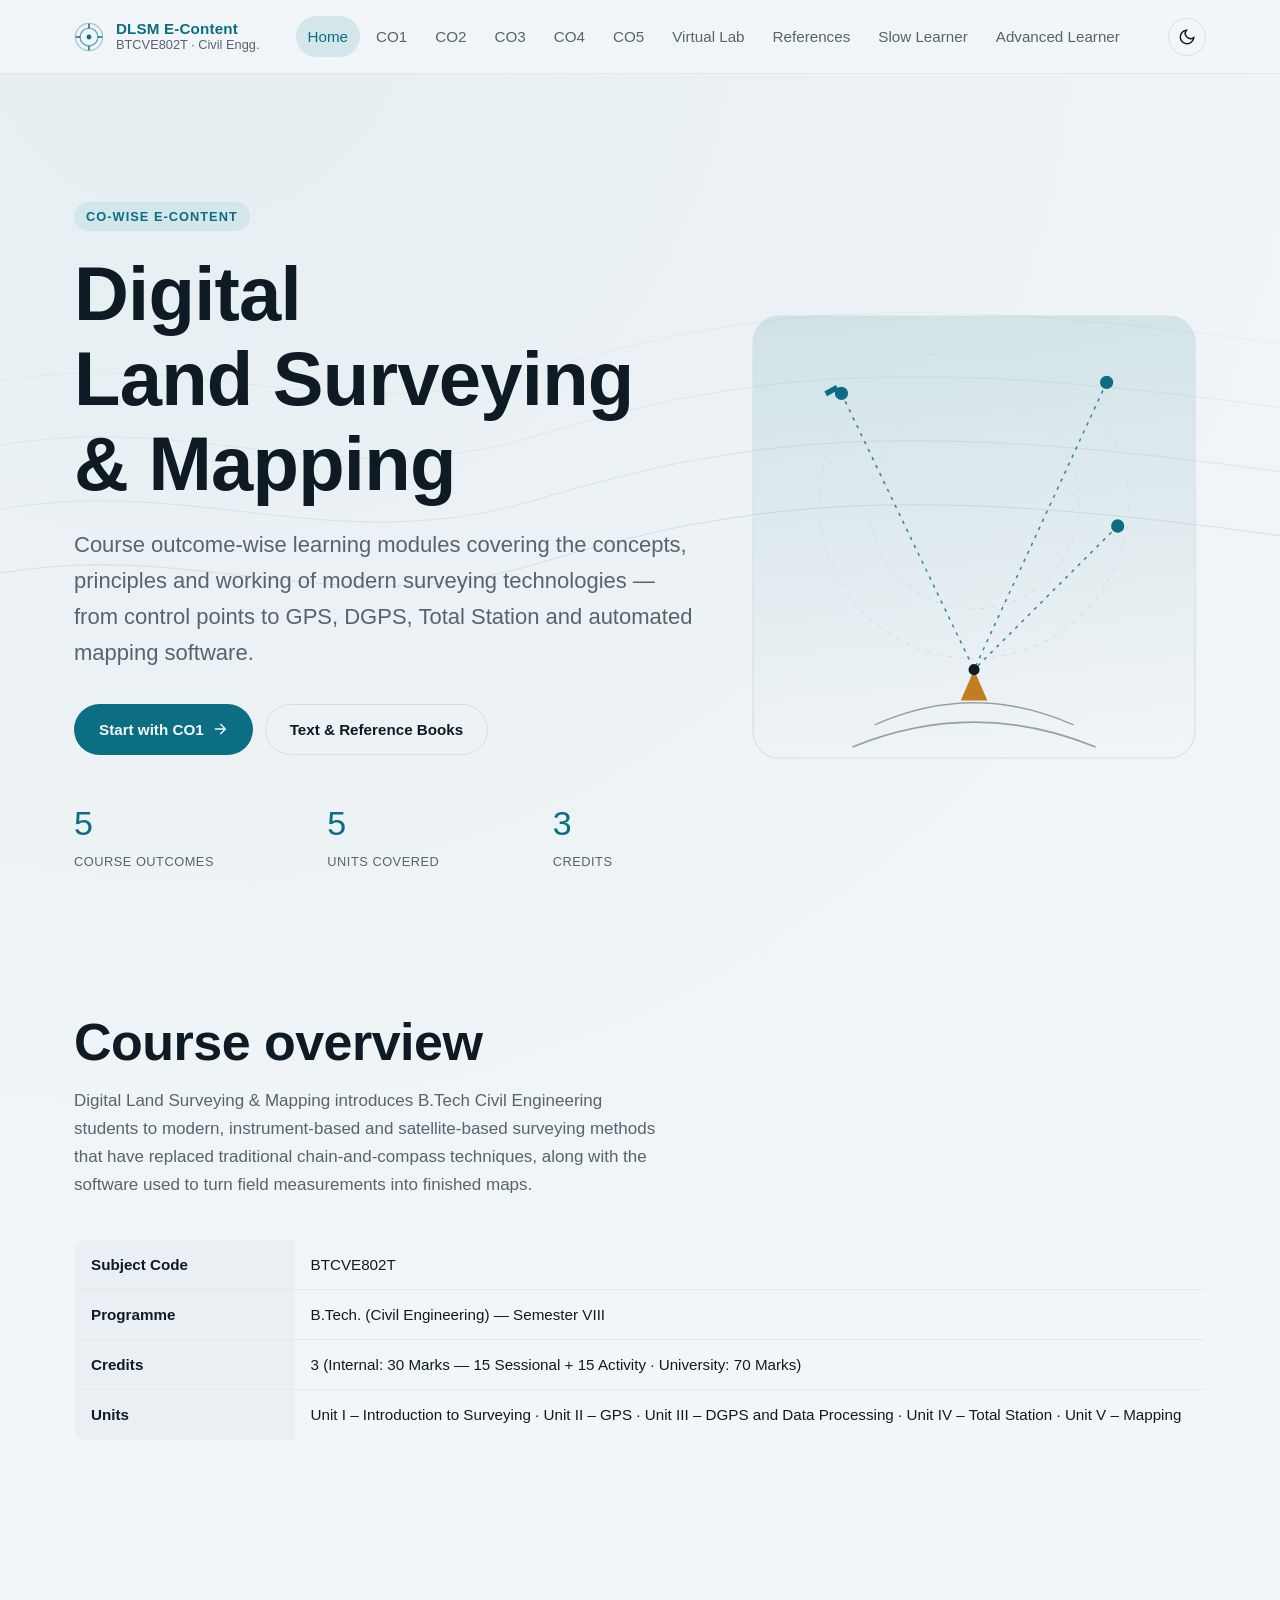
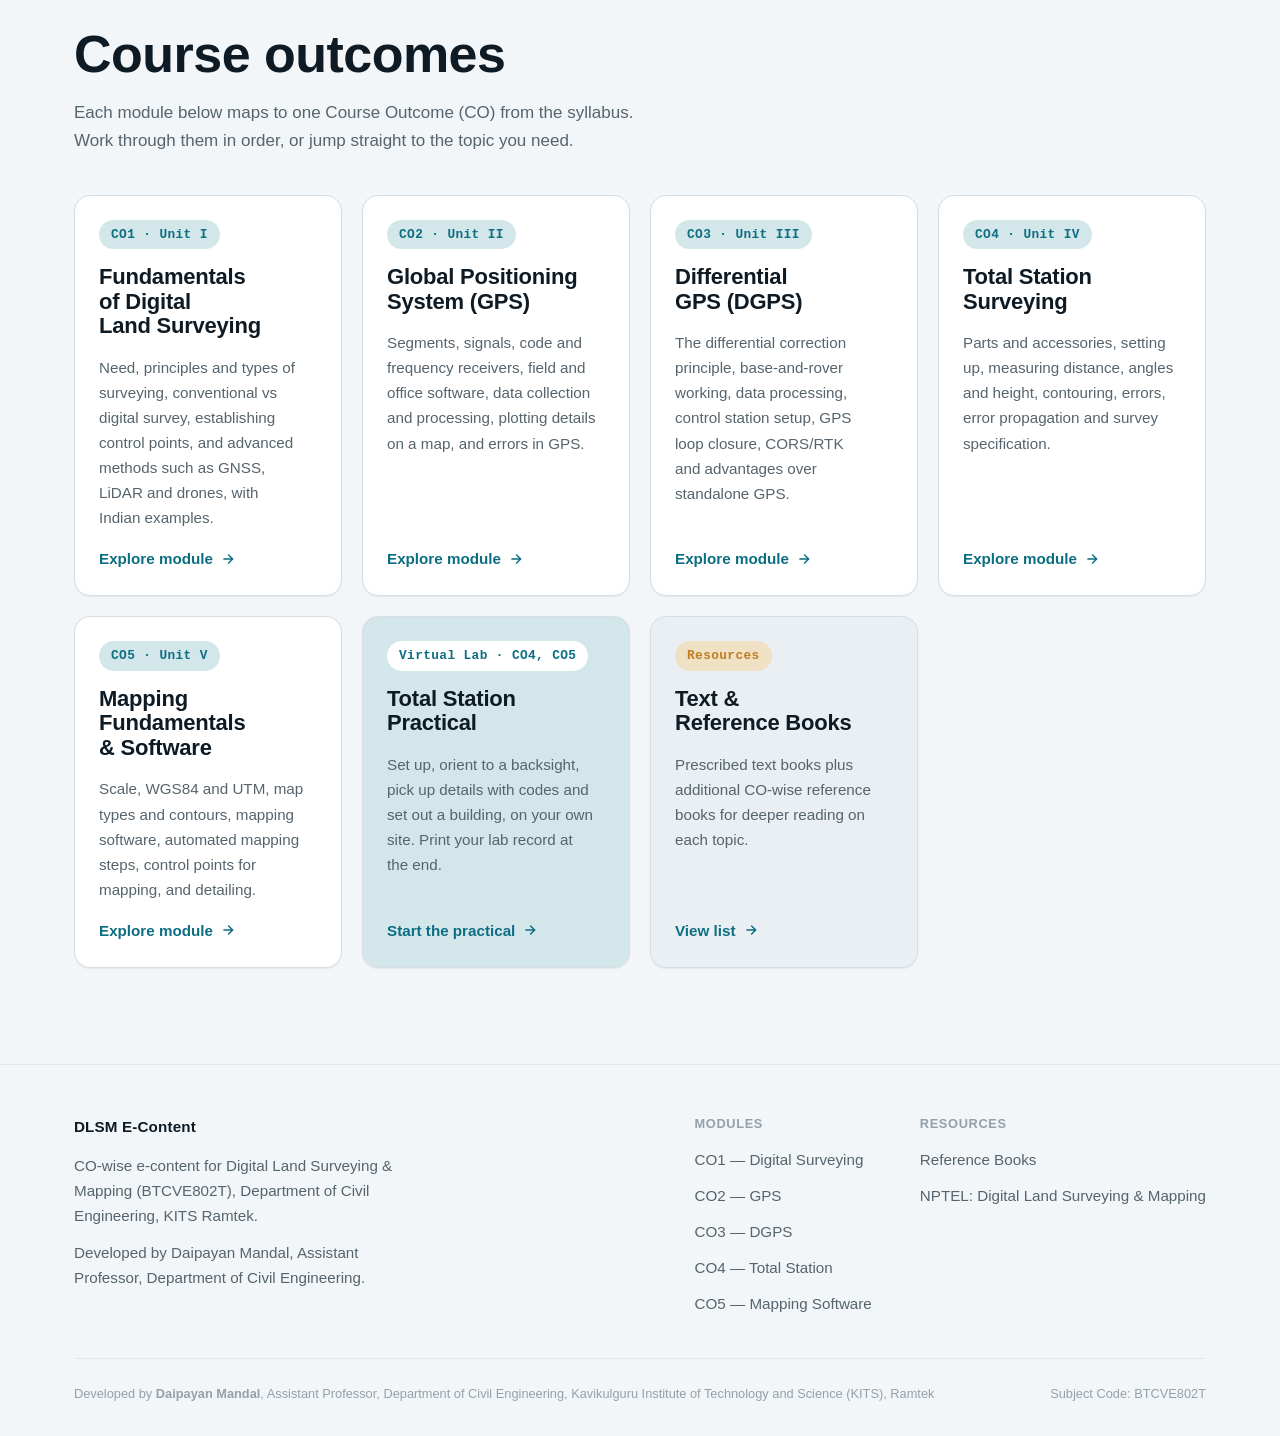
<file: index.html>
<!DOCTYPE html>
<html lang="en">
<head>
<meta charset="UTF-8" />
<meta name="viewport" content="width=device-width, initial-scale=1.0" />
<title>Digital Land Surveying &amp; Mapping — E-Content | BTCVE802T</title>
<meta name="description" content="CO-wise e-content for Digital Land Surveying & Mapping (BTCVE802T): concepts and principles of digital surveying, GPS, DGPS, Total Station and mapping software." />
<meta property="og:title" content="Digital Land Surveying & Mapping — E-Content" />
<meta property="og:description" content="CO-wise learning modules covering digital surveying, GPS, DGPS, Total Station and automated mapping software." />
<meta property="og:type" content="website" />
<link rel="preconnect" href="https://api.fontshare.com" />
<link href="https://api.fontshare.com/v2/css?f[]=cabinet-grotesk@700,500,400&f[]=satoshi@400,500,700&f[]=jetbrains-mono@500&display=swap" rel="stylesheet" />
<link rel="icon" href="favicon.svg" type="image/svg+xml" />
<link rel="stylesheet" href="css/style.css?v=20261127b" />
</head>
<body>
<a class="skip-link" href="#main">Skip to content</a>

<header class="site-header" data-site-header>
  <div class="container nav-bar">
    <a class="brand" href="index.html" aria-label="Home">
      <svg class="brand-mark" width="30" height="30" viewBox="0 0 32 32" fill="none" aria-hidden="true">
        <circle cx="16" cy="16" r="14.5" stroke="currentColor" stroke-width="1.4" opacity="0.35"/>
        <circle cx="16" cy="16" r="9.5" stroke="currentColor" stroke-width="1.4" opacity="0.6"/>
        <circle cx="16" cy="16" r="2.6" fill="currentColor"/>
        <path d="M16 2.5V6M16 26v3.5M2.5 16H6M26 16h3.5" stroke="currentColor" stroke-width="1.6" stroke-linecap="round"/>
      </svg>
      <span class="brand-text">
        <span class="brand-title">DLSM E-Content</span>
        <span class="brand-sub">BTCVE802T · Civil Engg.</span>
      </span>
    </a>
    <button class="nav-toggle" data-nav-toggle aria-label="Toggle menu" aria-expanded="false">
      <svg width="20" height="20" viewBox="0 0 24 24" fill="none" stroke="currentColor" stroke-width="2" stroke-linecap="round"><path d="M4 6h16M4 12h16M4 18h16"/></svg>
    </button>
    <ul class="nav-links" data-nav-links>
      <li><a href="index.html" aria-current="page">Home</a></li>
      <li><a href="co1.html">CO1</a></li>
      <li><a href="co2.html">CO2</a></li>
      <li><a href="co3.html">CO3</a></li>
      <li><a href="co4.html">CO4</a></li>
      <li><a href="co5.html">CO5</a></li>
      <li><a href="virtual-lab.html">Virtual Lab</a></li>
      <li><a href="references.html">References</a></li>
      <li><a href="slow-learner.html">Slow Learner</a></li>
      <li><a href="advanced-learner.html">Advanced Learner</a></li>
    </ul>
    <div class="nav-right">
      <button class="theme-toggle" data-theme-toggle aria-label="Toggle dark mode"></button>
    </div>
  </div>
</header>

<main id="main">

  <!-- HERO -->
  <section class="hero">
    <svg class="topo-bg" viewBox="0 0 1200 600" preserveAspectRatio="xMidYMid slice" aria-hidden="true">
      <g fill="none" stroke="currentColor" stroke-width="1" opacity="0.5" style="color: var(--color-primary)">
        <path d="M-50 480 C 150 420, 300 520, 500 460 S 850 380, 1250 440" opacity="0.5"/>
        <path d="M-50 420 C 150 360, 300 460, 500 400 S 850 320, 1250 380" opacity="0.4"/>
        <path d="M-50 360 C 150 300, 300 400, 500 340 S 850 260, 1250 320" opacity="0.3"/>
        <path d="M-50 300 C 150 240, 300 340, 500 280 S 850 200, 1250 260" opacity="0.2"/>
      </g>
    </svg>
    <div class="container hero-grid">
      <div>
        <span class="eyebrow">CO-Wise E-Content</span>
        <h1>Digital Land&nbsp;Surveying<br/>&amp; Mapping</h1>
        <p class="hero-lede">Course outcome-wise learning modules covering the concepts, principles and working of modern surveying technologies — from control points to GPS, DGPS, Total Station and automated mapping software.</p>
        <div class="hero-actions">
          <a class="btn btn--primary" href="co1.html">Start with CO1
            <svg width="16" height="16" viewBox="0 0 24 24" fill="none" stroke="currentColor" stroke-width="2" stroke-linecap="round"><path d="M5 12h14M13 5l7 7-7 7"/></svg>
          </a>
          <a class="btn btn--ghost" href="references.html">Text &amp; Reference Books</a>
        </div>
        <div class="hero-meta">
          <div class="hero-meta-item"><div class="num">5</div><div class="label">Course Outcomes</div></div>
          <div class="hero-meta-item"><div class="num">5</div><div class="label">Units Covered</div></div>
          <div class="hero-meta-item"><div class="num">3</div><div class="label">Credits</div></div>
        </div>
      </div>
      <div class="hero-visual">
        <svg viewBox="0 0 420 420" role="img" aria-label="Illustration of a satellite signal reaching a survey control point">
          <defs>
            <linearGradient id="skyGrad" x1="0" y1="0" x2="0" y2="1">
              <stop offset="0%" stop-color="var(--color-primary)" stop-opacity="0.12"/>
              <stop offset="100%" stop-color="var(--color-primary)" stop-opacity="0"/>
            </linearGradient>
          </defs>
          <rect x="10" y="10" width="400" height="400" rx="24" fill="url(#skyGrad)" stroke="var(--color-border)"/>
          <!-- orbit rings -->
          <circle cx="210" cy="180" r="140" fill="none" stroke="var(--color-border)" stroke-dasharray="4 6"/>
          <circle cx="210" cy="180" r="95" fill="none" stroke="var(--color-border)" stroke-dasharray="4 6"/>
          <!-- satellites -->
          <g stroke="var(--color-primary)" stroke-width="2" fill="var(--color-primary)">
            <circle cx="90" cy="80" r="5"/>
            <rect x="76" y="76" width="10" height="3" transform="rotate(-30 81 77.5)"/>
            <circle cx="330" cy="70" r="5"/>
            <circle cx="340" cy="200" r="5"/>
          </g>
          <!-- signal lines -->
          <g stroke="var(--color-primary)" stroke-width="1.4" stroke-dasharray="3 5" opacity="0.8">
            <line x1="90" y1="80" x2="210" y2="330"/>
            <line x1="330" y1="70" x2="210" y2="330"/>
            <line x1="340" y1="200" x2="210" y2="330"/>
          </g>
          <!-- ground / control point -->
          <path d="M120 380 Q210 340 300 380" fill="none" stroke="var(--color-text-faint)" stroke-width="1.4"/>
          <path d="M100 400 Q210 355 320 400" fill="none" stroke="var(--color-text-faint)" stroke-width="1.4"/>
          <g>
            <path d="M210 330 L198 358 H222 Z" fill="var(--color-amber)"/>
            <circle cx="210" cy="330" r="5" fill="var(--color-text)"/>
          </g>
        </svg>
      </div>
    </div>
  </section>

  <!-- COURSE OVERVIEW -->
  <section class="section section--tight">
    <div class="container">
      <div class="section-head">
        <h2>Course overview</h2>
        <p>Digital Land Surveying &amp; Mapping introduces B.Tech Civil Engineering students to modern, instrument-based and satellite-based surveying methods that have replaced traditional chain-and-compass techniques, along with the software used to turn field measurements into finished maps.</p>
      </div>
      <table class="data-table">
        <tbody>
          <tr><th style="width:220px">Subject Code</th><td>BTCVE802T</td></tr>
          <tr><th>Programme</th><td>B.Tech. (Civil Engineering) — Semester VIII</td></tr>
          <tr><th>Credits</th><td>3 (Internal: 30 Marks — 15 Sessional + 15 Activity · University: 70 Marks)</td></tr>
          <tr><th>Units</th><td>Unit I – Introduction to Surveying · Unit II – GPS · Unit III – DGPS and Data Processing · Unit IV – Total Station · Unit V – Mapping</td></tr>
        </tbody>
      </table>
    </div>
  </section>

  <!-- CO GRID -->
  <section class="section">
    <div class="container">
      <div class="section-head">
        <h2>Course outcomes</h2>
        <p>Each module below maps to one Course Outcome (CO) from the syllabus. Work through them in order, or jump straight to the topic you need.</p>
      </div>
      <div class="co-grid">

        <a class="co-card" href="co1.html" style="text-decoration:none">
          <span class="co-badge">CO1 · Unit I</span>
          <h3>Fundamentals of Digital Land Surveying</h3>
          <p>Need, principles and types of surveying, conventional vs digital survey, establishing control points, and advanced methods such as GNSS, LiDAR and drones, with Indian examples.</p>
          <span class="co-link">Explore module <svg width="14" height="14" viewBox="0 0 24 24" fill="none" stroke="currentColor" stroke-width="2.5" stroke-linecap="round"><path d="M5 12h14M13 5l7 7-7 7"/></svg></span>
        </a>

        <a class="co-card" href="co2.html" style="text-decoration:none">
          <span class="co-badge">CO2 · Unit II</span>
          <h3>Global Positioning System (GPS)</h3>
          <p>Segments, signals, code and frequency receivers, field and office software, data collection and processing, plotting details on a map, and errors in GPS.</p>
          <span class="co-link">Explore module <svg width="14" height="14" viewBox="0 0 24 24" fill="none" stroke="currentColor" stroke-width="2.5" stroke-linecap="round"><path d="M5 12h14M13 5l7 7-7 7"/></svg></span>
        </a>

        <a class="co-card" href="co3.html" style="text-decoration:none">
          <span class="co-badge">CO3 · Unit III</span>
          <h3>Differential GPS (DGPS)</h3>
          <p>The differential correction principle, base-and-rover working, data processing, control station setup, GPS loop closure, CORS/RTK and advantages over standalone GPS.</p>
          <span class="co-link">Explore module <svg width="14" height="14" viewBox="0 0 24 24" fill="none" stroke="currentColor" stroke-width="2.5" stroke-linecap="round"><path d="M5 12h14M13 5l7 7-7 7"/></svg></span>
        </a>

        <a class="co-card" href="co4.html" style="text-decoration:none">
          <span class="co-badge">CO4 · Unit IV</span>
          <h3>Total Station Surveying</h3>
          <p>Parts and accessories, setting up, measuring distance, angles and height, contouring, errors, error propagation and survey specification.</p>
          <span class="co-link">Explore module <svg width="14" height="14" viewBox="0 0 24 24" fill="none" stroke="currentColor" stroke-width="2.5" stroke-linecap="round"><path d="M5 12h14M13 5l7 7-7 7"/></svg></span>
        </a>

        <a class="co-card" href="co5.html" style="text-decoration:none">
          <span class="co-badge">CO5 · Unit V</span>
          <h3>Mapping Fundamentals &amp; Software</h3>
          <p>Scale, WGS84 and UTM, map types and contours, mapping software, automated mapping steps, control points for mapping, and detailing.</p>
          <span class="co-link">Explore module <svg width="14" height="14" viewBox="0 0 24 24" fill="none" stroke="currentColor" stroke-width="2.5" stroke-linecap="round"><path d="M5 12h14M13 5l7 7-7 7"/></svg></span>
        </a>

        <a class="co-card" href="virtual-lab.html" style="text-decoration:none; background: var(--color-primary-highlight);">
          <span class="co-badge" style="background: var(--color-surface); color: var(--color-primary);">Virtual Lab · CO4, CO5</span>
          <h3>Total Station Practical</h3>
          <p>Set up, orient to a backsight, pick up details with codes and set out a building, on your own site. Print your lab record at the end.</p>
          <span class="co-link">Start the practical <svg width="14" height="14" viewBox="0 0 24 24" fill="none" stroke="currentColor" stroke-width="2.5" stroke-linecap="round"><path d="M5 12h14M13 5l7 7-7 7"/></svg></span>
        </a>

        <a class="co-card" href="references.html" style="text-decoration:none; background: var(--color-surface-offset);">
          <span class="co-badge" style="background: var(--color-amber-highlight); color: var(--color-amber);">Resources</span>
          <h3>Text &amp; Reference Books</h3>
          <p>Prescribed text books plus additional CO-wise reference books for deeper reading on each topic.</p>
          <span class="co-link">View list <svg width="14" height="14" viewBox="0 0 24 24" fill="none" stroke="currentColor" stroke-width="2.5" stroke-linecap="round"><path d="M5 12h14M13 5l7 7-7 7"/></svg></span>
        </a>

      </div>
    </div>
  </section>

</main>

<footer class="site-footer">
  <div class="container">
    <div class="footer-grid">
      <div class="footer-brand">
        <span class="brand-title" style="font-family: var(--font-display); font-weight:700;">DLSM E-Content</span>
        <p>CO-wise e-content for Digital Land Surveying &amp; Mapping (BTCVE802T), Department of Civil Engineering, KITS Ramtek.</p>
        <p>Developed by Daipayan Mandal, Assistant Professor, Department of Civil Engineering.</p>
      </div>
      <div class="footer-cols">
        <div class="footer-col">
          <span class="label">Modules</span>
          <ul>
            <li><a href="co1.html">CO1 — Digital Surveying</a></li>
            <li><a href="co2.html">CO2 — GPS</a></li>
            <li><a href="co3.html">CO3 — DGPS</a></li>
            <li><a href="co4.html">CO4 — Total Station</a></li>
            <li><a href="co5.html">CO5 — Mapping Software</a></li>
          </ul>
        </div>
        <div class="footer-col">
          <span class="label">Resources</span>
          <ul>
            <li><a href="references.html">Reference Books</a></li>
            <li><a href="https://archive.nptel.ac.in/courses/105/107/105107158/" target="_blank" rel="noopener">NPTEL: Digital Land Surveying &amp; Mapping</a></li>
          </ul>
        </div>
      </div>
    </div>
    <div class="footer-bottom">
      <span>Developed by <strong>Daipayan Mandal</strong>, Assistant Professor, Department of Civil Engineering, Kavikulguru Institute of Technology and Science (KITS), Ramtek</span>
      <span>Subject Code: BTCVE802T</span>
    </div>
  </div>
</footer>

<script src="js/script.js?v=20261127b"></script>
</body>
</html>
</file>
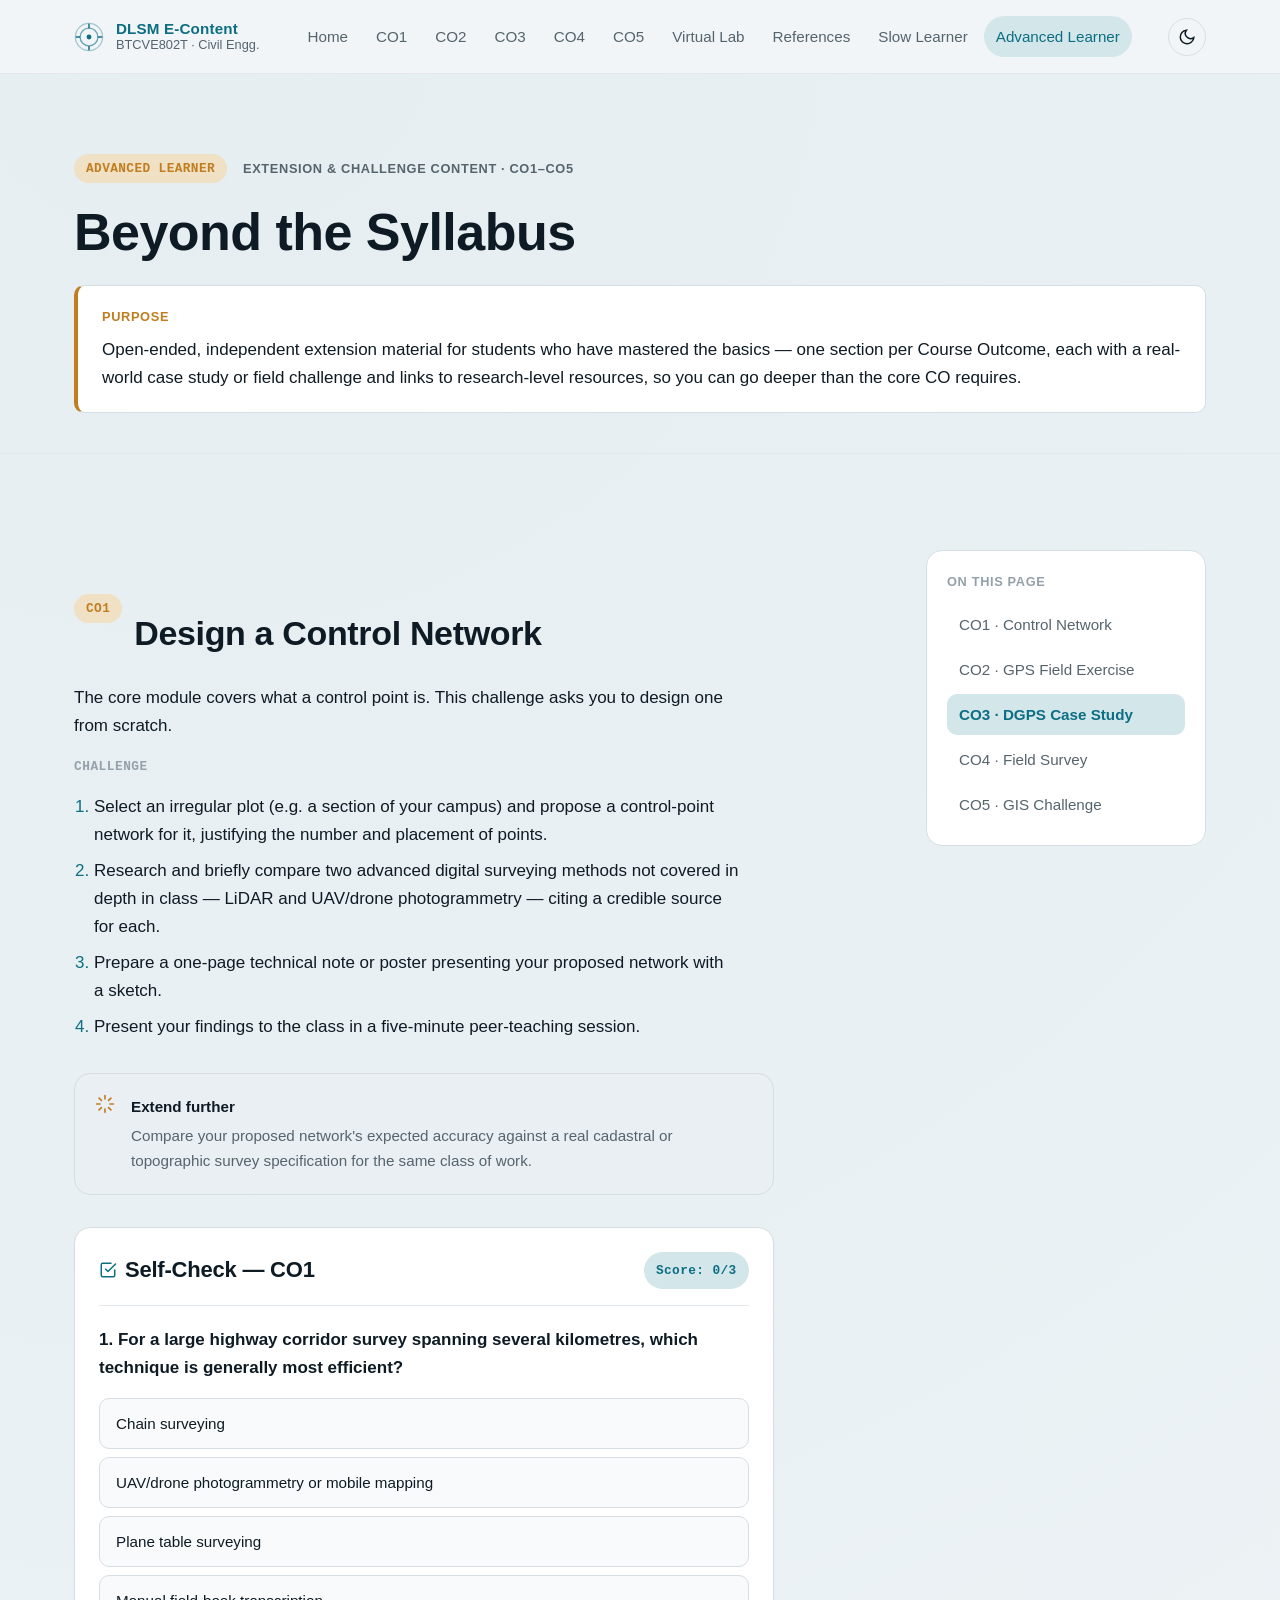
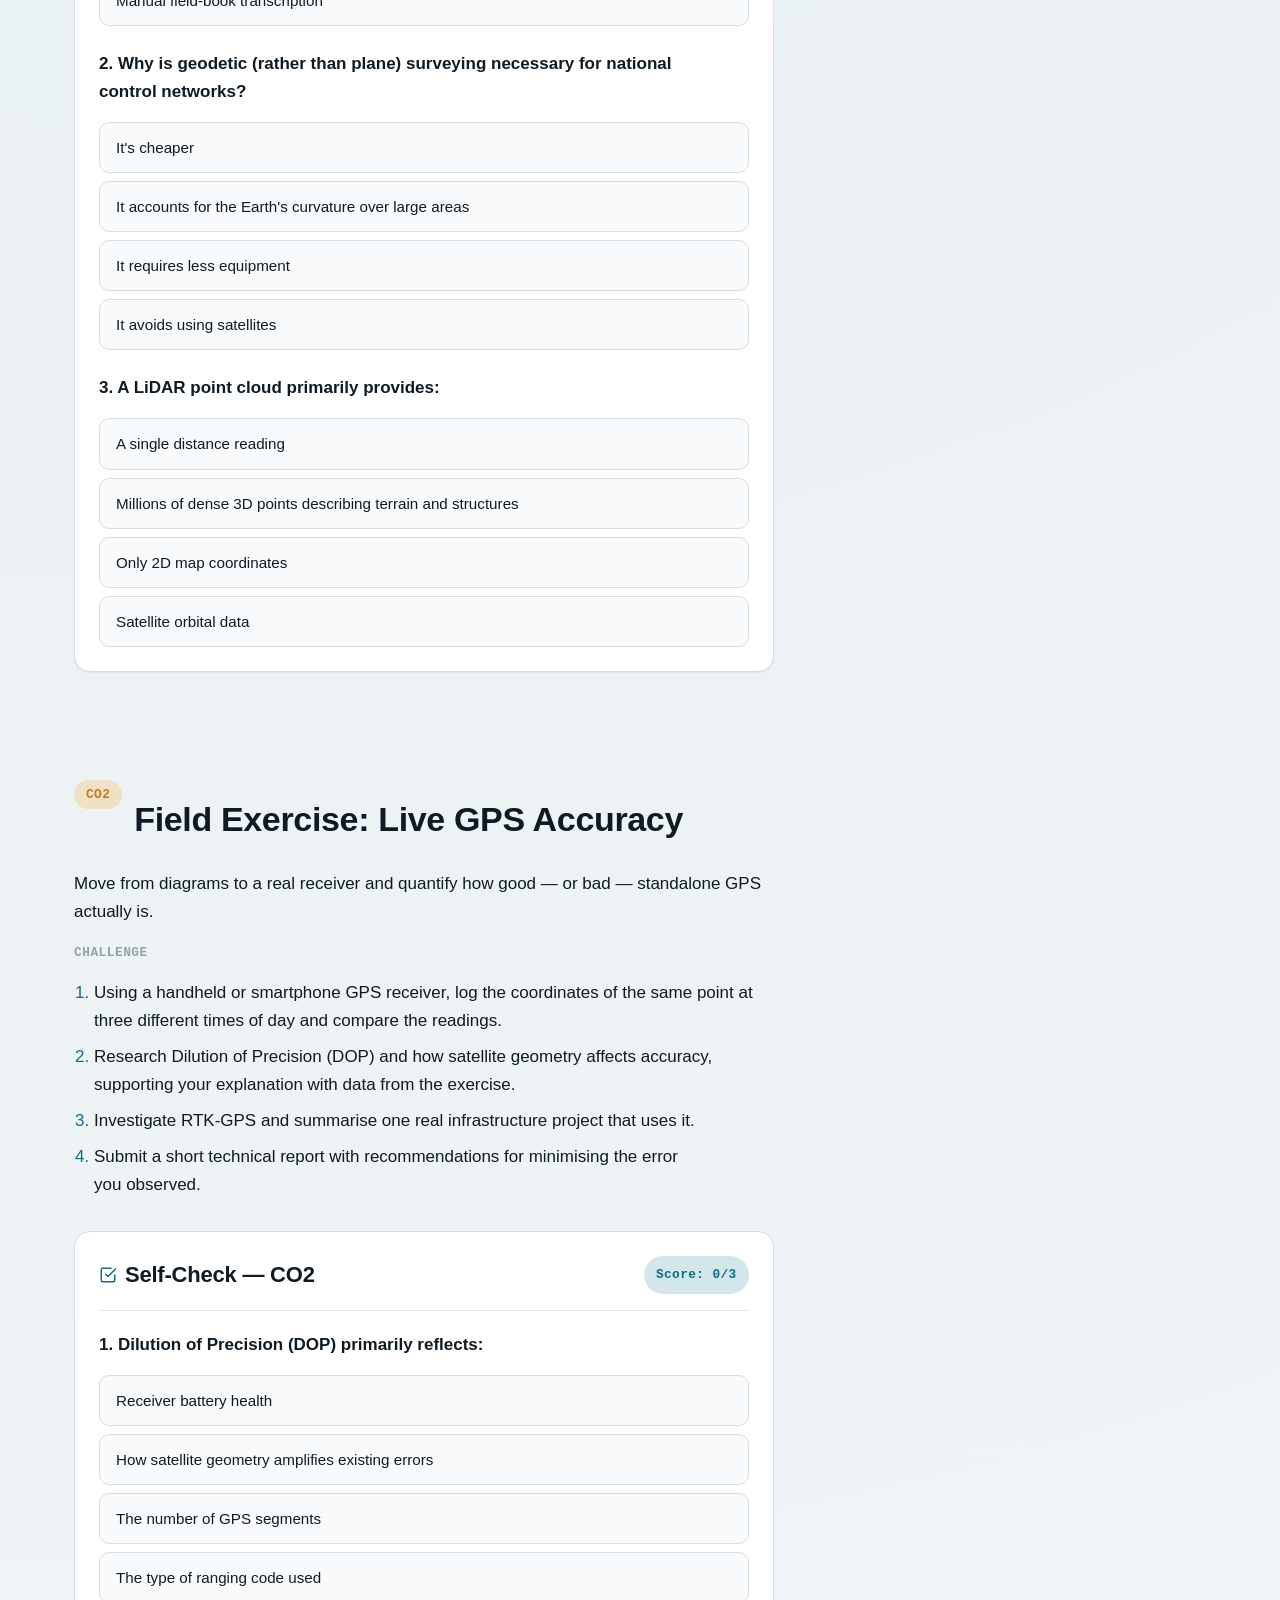
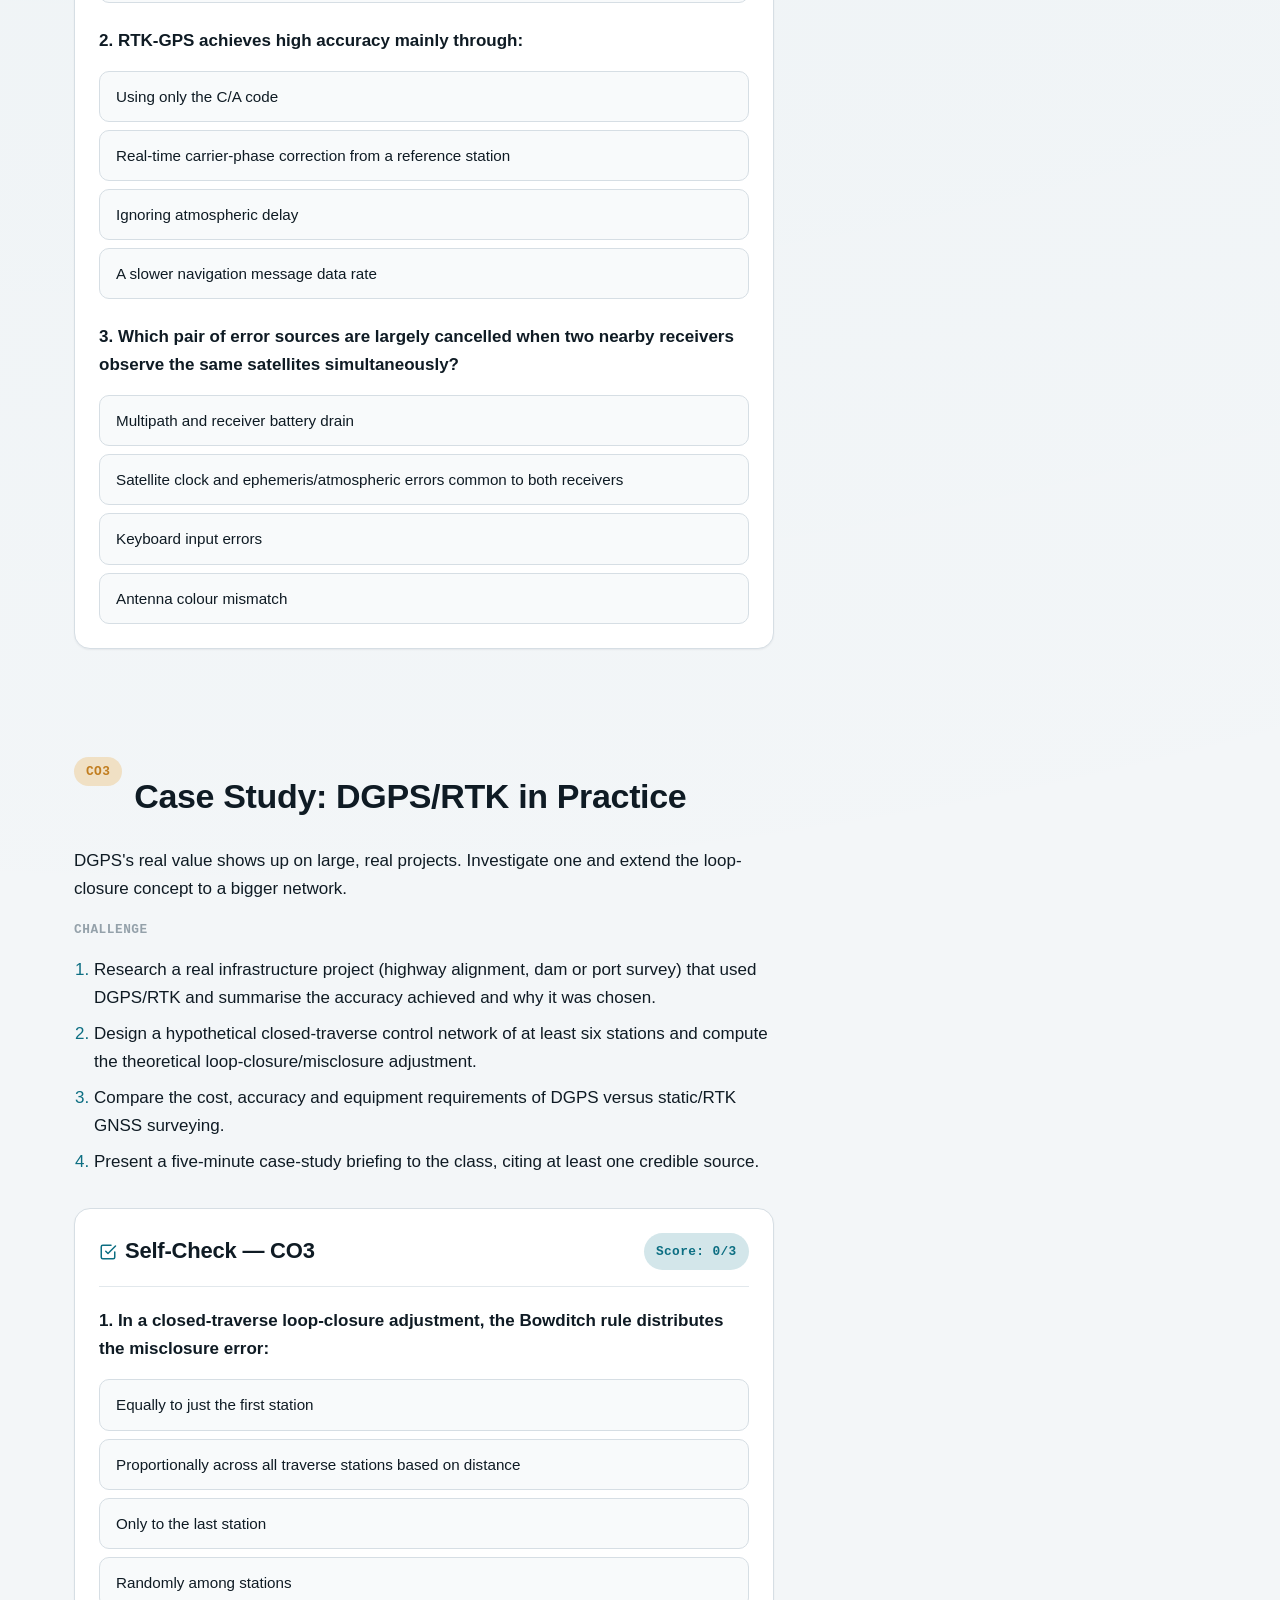
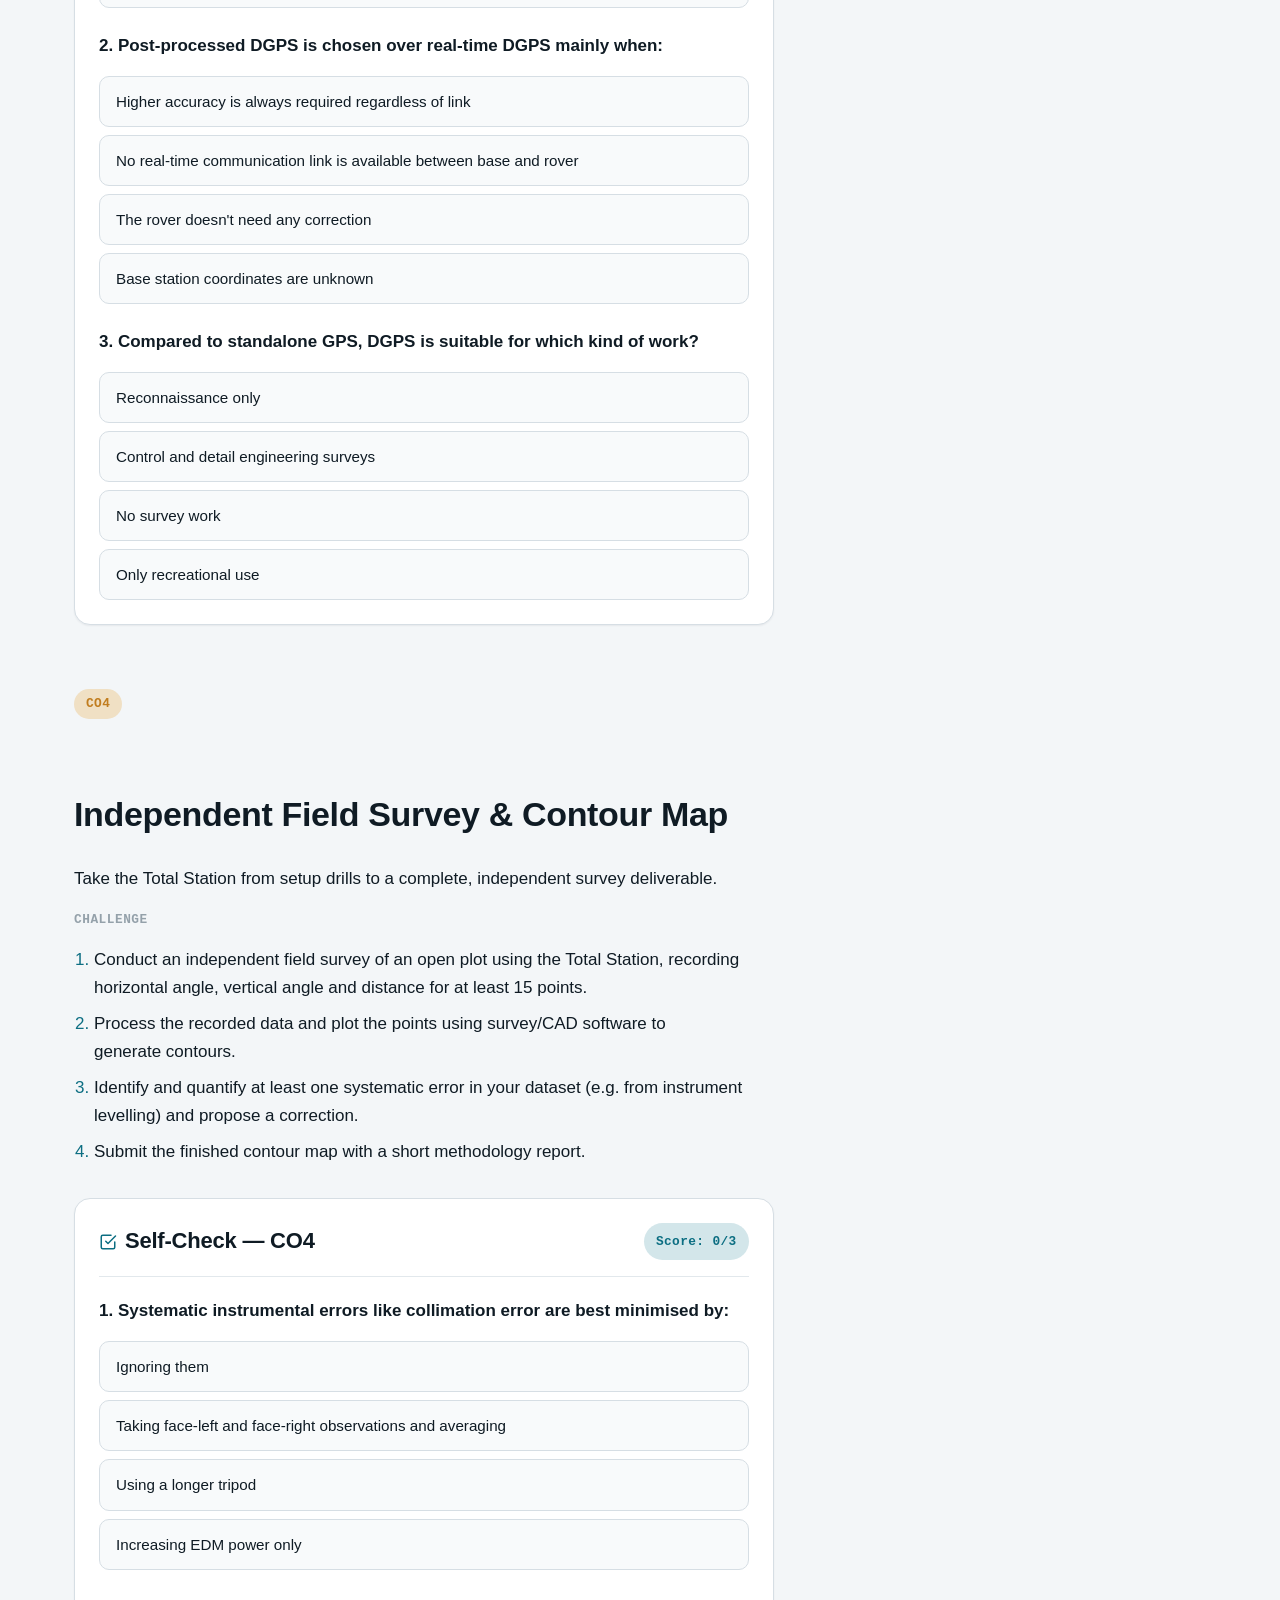
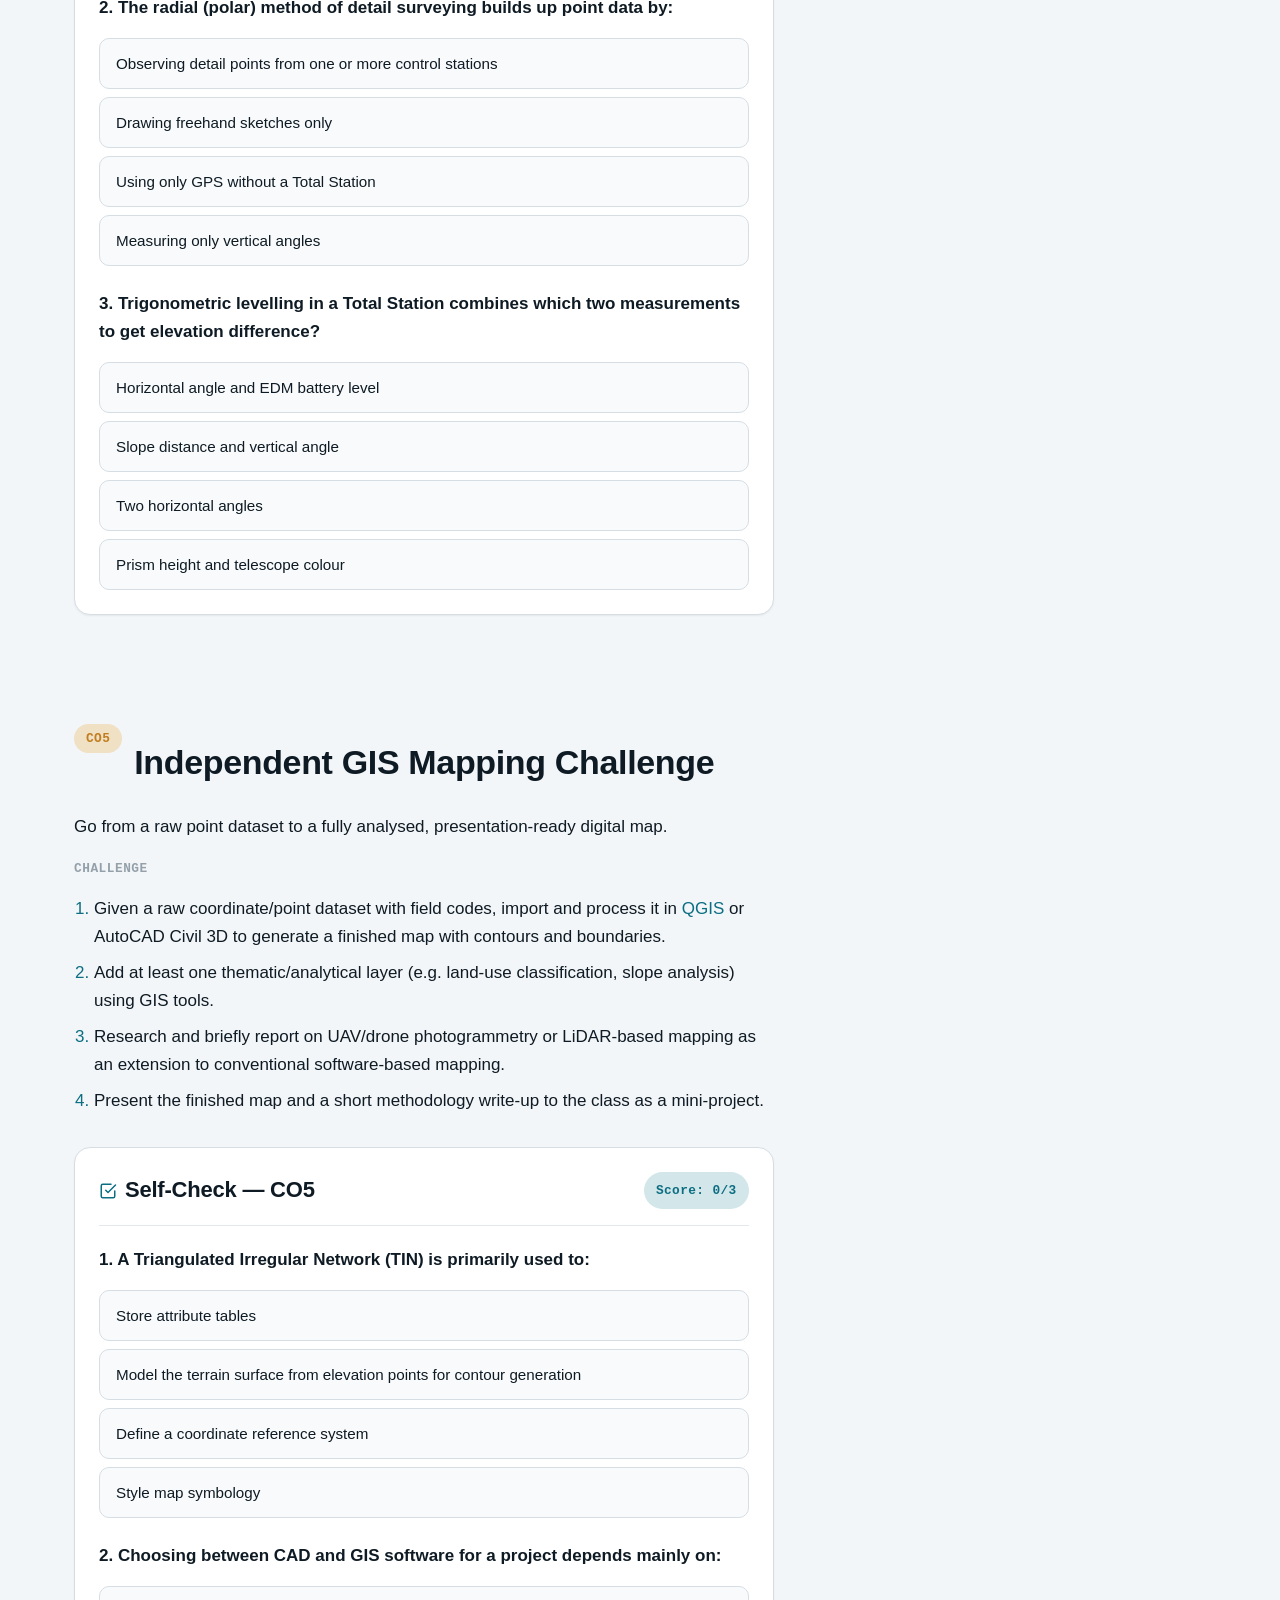
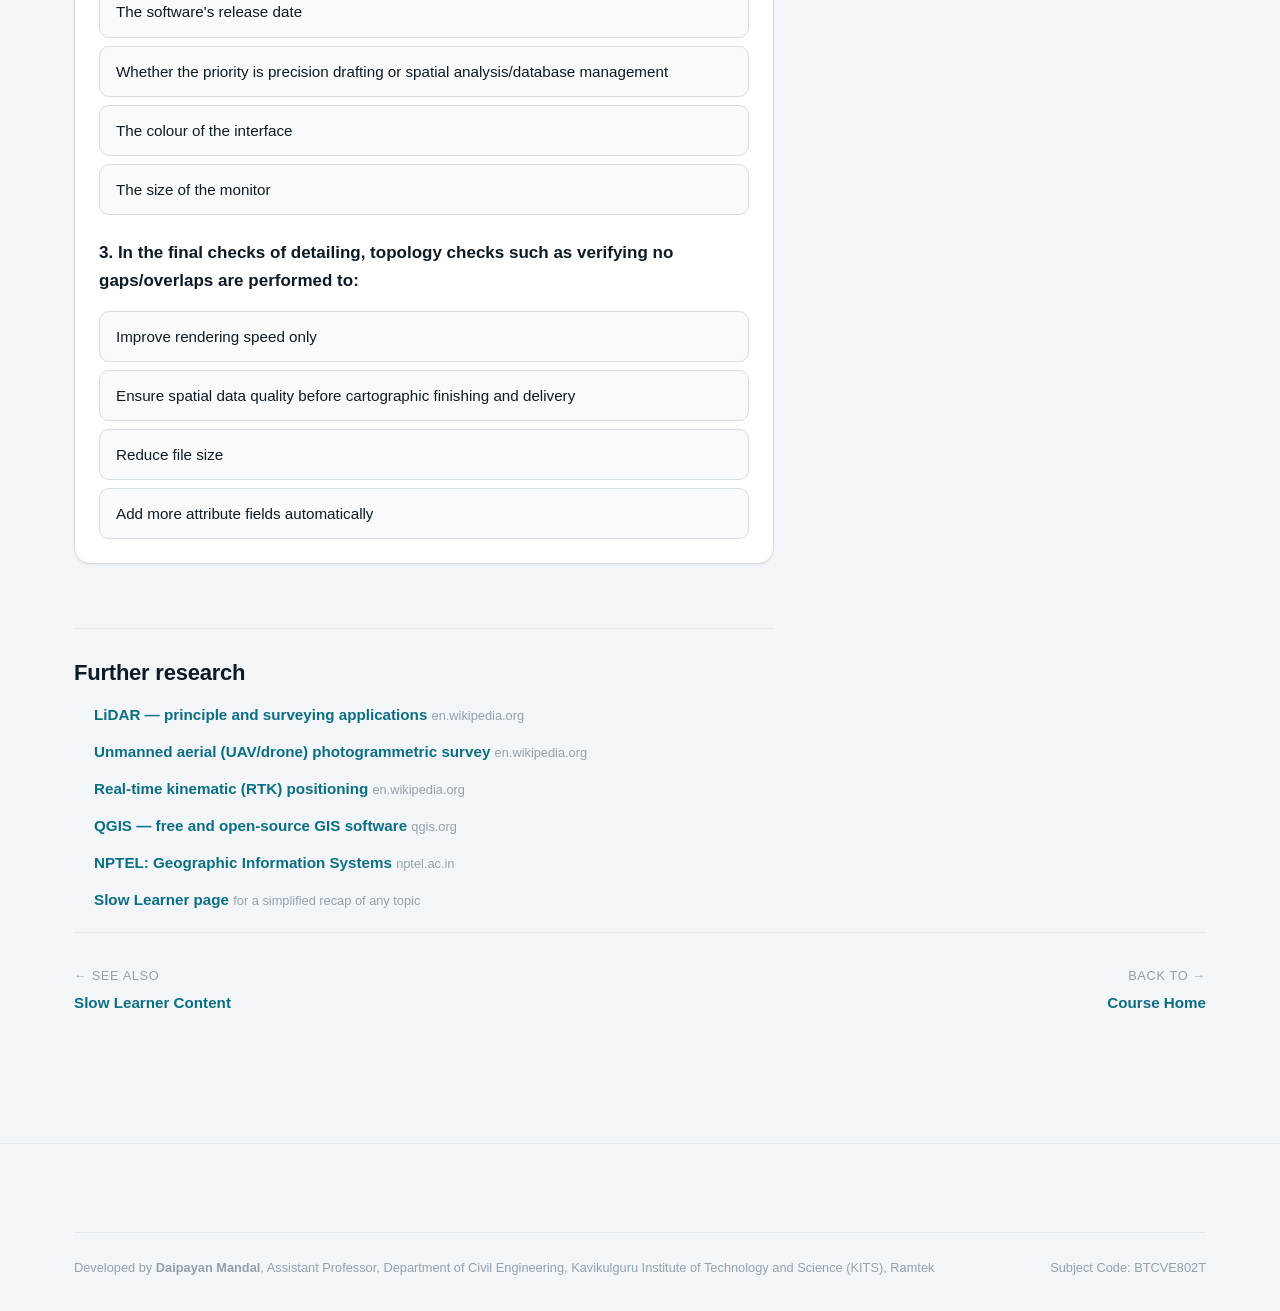
<file: advanced-learner.html>
<!DOCTYPE html>
<html lang="en">
<head>
<meta charset="UTF-8" />
<meta name="viewport" content="width=device-width, initial-scale=1.0" />
<title>Advanced Learner Content | DLSM E-Content</title>
<meta name="description" content="Extension e-content for advanced learners covering every Course Outcome (CO1–CO5) of Digital Land Surveying & Mapping — case studies, open-ended challenges and further research links." />
<link rel="preconnect" href="https://api.fontshare.com" />
<link href="https://api.fontshare.com/v2/css?f[]=cabinet-grotesk@700,500,400&f[]=satoshi@400,500,700&f[]=jetbrains-mono@500&display=swap" rel="stylesheet" />
<link rel="icon" href="favicon.svg" type="image/svg+xml" />
<link rel="stylesheet" href="css/style.css?v=20261127b" />
</head>
<body>
<a class="skip-link" href="#main">Skip to content</a>

<header class="site-header" data-site-header>
  <div class="container nav-bar">
    <a class="brand" href="index.html" aria-label="Home">
      <svg class="brand-mark" width="30" height="30" viewBox="0 0 32 32" fill="none" aria-hidden="true">
        <circle cx="16" cy="16" r="14.5" stroke="currentColor" stroke-width="1.4" opacity="0.35"/>
        <circle cx="16" cy="16" r="9.5" stroke="currentColor" stroke-width="1.4" opacity="0.6"/>
        <circle cx="16" cy="16" r="2.6" fill="currentColor"/>
        <path d="M16 2.5V6M16 26v3.5M2.5 16H6M26 16h3.5" stroke="currentColor" stroke-width="1.6" stroke-linecap="round"/>
      </svg>
      <span class="brand-text">
        <span class="brand-title">DLSM E-Content</span>
        <span class="brand-sub">BTCVE802T · Civil Engg.</span>
      </span>
    </a>
    <button class="nav-toggle" data-nav-toggle aria-label="Toggle menu" aria-expanded="false">
      <svg width="20" height="20" viewBox="0 0 24 24" fill="none" stroke="currentColor" stroke-width="2" stroke-linecap="round"><path d="M4 6h16M4 12h16M4 18h16"/></svg>
    </button>
    <ul class="nav-links" data-nav-links>
      <li><a href="index.html">Home</a></li>
      <li><a href="co1.html">CO1</a></li>
      <li><a href="co2.html">CO2</a></li>
      <li><a href="co3.html">CO3</a></li>
      <li><a href="co4.html">CO4</a></li>
      <li><a href="co5.html">CO5</a></li>
      <li><a href="virtual-lab.html">Virtual Lab</a></li>
      <li><a href="references.html">References</a></li>
      <li><a href="slow-learner.html">Slow Learner</a></li>
      <li><a href="advanced-learner.html" aria-current="page">Advanced Learner</a></li>
    </ul>
    <div class="nav-right">
      <button class="theme-toggle" data-theme-toggle aria-label="Toggle dark mode"></button>
    </div>
  </div>
</header>

<main id="main">

  <section class="co-hero">
    <div class="container">
      <div class="co-hero-top">
        <span class="co-badge co-badge--amber">ADVANCED LEARNER</span>
        <span class="unit-tag">Extension &amp; Challenge Content · CO1–CO5</span>
      </div>
      <h1>Beyond the Syllabus</h1>
      <div class="outcome-box outcome-box--amber">
        <span class="label">Purpose</span>
        <p>Open-ended, independent extension material for students who have mastered the basics — one section per Course Outcome, each with a real-world case study or field challenge and links to research-level resources, so you can go deeper than the core CO requires.</p>
      </div>
    </div>
  </section>

  <section class="section">
    <div class="container content-grid">

      <article class="prose">

        <div class="track-heading" id="co1">
          <span class="co-badge co-badge--amber">CO1</span>
          <h2>Design a Control Network</h2>
        </div>
        <p>The core module covers what a control point is. This challenge asks you to design one from scratch.</p>

        <div class="step-block">
          <span class="step-label">Challenge</span>
          <ol>
            <li>Select an irregular plot (e.g. a section of your campus) and propose a control-point network for it, justifying the number and placement of points.</li>
            <li>Research and briefly compare two advanced digital surveying methods not covered in depth in class — LiDAR and UAV/drone photogrammetry — citing a credible source for each.</li>
            <li>Prepare a one-page technical note or poster presenting your proposed network with a sketch.</li>
            <li>Present your findings to the class in a five-minute peer-teaching session.</li>
          </ol>
        </div>

        <div class="callout">
          <span class="icon"><svg width="20" height="20" viewBox="0 0 24 24" fill="none" stroke="currentColor" stroke-width="2" stroke-linecap="round"><path d="M12 2v4M12 18v4M4.9 4.9l2.8 2.8M16.3 16.3l2.8 2.8M2 12h4M18 12h4M4.9 19.1l2.8-2.8M16.3 7.7l2.8-2.8"/></svg></span>
          <div>
            <strong>Extend further</strong>
            <p>Compare your proposed network's expected accuracy against a real cadastral or topographic survey specification for the same class of work.</p>
          </div>
        </div>

        <div class="quiz-card" data-quiz id="quiz-co1">
          <div class="quiz-head">
            <h3><svg class="quiz-icon" width="18" height="18" viewBox="0 0 24 24" fill="none" stroke="currentColor" stroke-width="2" stroke-linecap="round" stroke-linejoin="round"><path d="M9 11l3 3L22 4"/><path d="M21 12v7a2 2 0 0 1-2 2H5a2 2 0 0 1-2-2V5a2 2 0 0 1 2-2h11"/></svg>Self-Check — CO1</h3>
            <span class="quiz-score" data-quiz-score>Score: 0/3</span>
          </div>
          <div class="quiz-questions" data-quiz-questions></div>
          <div class="quiz-footer" data-quiz-footer hidden>
            <p class="quiz-result" data-quiz-result></p>
            <button class="quiz-retry" data-quiz-retry type="button">Retake Quiz</button>
          </div>
          <script type="application/json" data-quiz-data>
[
  {
    "q": "For a large highway corridor survey spanning several kilometres, which technique is generally most efficient?",
    "options": [
      "Chain surveying",
      "UAV/drone photogrammetry or mobile mapping",
      "Plane table surveying",
      "Manual field-book transcription"
    ],
    "correct": 1,
    "explain": "UAV photogrammetry and mobile mapping cover large linear corridors far faster than ground methods like chain or plane table surveying."
  },
  {
    "q": "Why is geodetic (rather than plane) surveying necessary for national control networks?",
    "options": [
      "It's cheaper",
      "It accounts for the Earth's curvature over large areas",
      "It requires less equipment",
      "It avoids using satellites"
    ],
    "correct": 1,
    "explain": "Plane surveying assumes a flat Earth, which breaks down over large distances — geodetic surveying accounts for curvature."
  },
  {
    "q": "A LiDAR point cloud primarily provides:",
    "options": [
      "A single distance reading",
      "Millions of dense 3D points describing terrain and structures",
      "Only 2D map coordinates",
      "Satellite orbital data"
    ],
    "correct": 1,
    "explain": "LiDAR scanners record millions of 3D points per second, producing a dense point cloud of the terrain and any structures on it."
  }
]
          </script>
        </div>

        <div class="track-heading" id="co2">
          <span class="co-badge co-badge--amber">CO2</span>
          <h2>Field Exercise: Live GPS Accuracy</h2>
        </div>
        <p>Move from diagrams to a real receiver and quantify how good — or bad — standalone GPS actually is.</p>

        <div class="step-block">
          <span class="step-label">Challenge</span>
          <ol>
            <li>Using a handheld or smartphone GPS receiver, log the coordinates of the same point at three different times of day and compare the readings.</li>
            <li>Research Dilution of Precision (DOP) and how satellite geometry affects accuracy, supporting your explanation with data from the exercise.</li>
            <li>Investigate RTK-GPS and summarise one real infrastructure project that uses it.</li>
            <li>Submit a short technical report with recommendations for minimising the error you observed.</li>
          </ol>
        </div>

        <div class="quiz-card" data-quiz id="quiz-co2">
          <div class="quiz-head">
            <h3><svg class="quiz-icon" width="18" height="18" viewBox="0 0 24 24" fill="none" stroke="currentColor" stroke-width="2" stroke-linecap="round" stroke-linejoin="round"><path d="M9 11l3 3L22 4"/><path d="M21 12v7a2 2 0 0 1-2 2H5a2 2 0 0 1-2-2V5a2 2 0 0 1 2-2h11"/></svg>Self-Check — CO2</h3>
            <span class="quiz-score" data-quiz-score>Score: 0/3</span>
          </div>
          <div class="quiz-questions" data-quiz-questions></div>
          <div class="quiz-footer" data-quiz-footer hidden>
            <p class="quiz-result" data-quiz-result></p>
            <button class="quiz-retry" data-quiz-retry type="button">Retake Quiz</button>
          </div>
          <script type="application/json" data-quiz-data>
[
  {
    "q": "Dilution of Precision (DOP) primarily reflects:",
    "options": [
      "Receiver battery health",
      "How satellite geometry amplifies existing errors",
      "The number of GPS segments",
      "The type of ranging code used"
    ],
    "correct": 1,
    "explain": "Poor satellite geometry — satellites clustered together — amplifies the effect of all other GPS error sources; this is DOP."
  },
  {
    "q": "RTK-GPS achieves high accuracy mainly through:",
    "options": [
      "Using only the C/A code",
      "Real-time carrier-phase correction from a reference station",
      "Ignoring atmospheric delay",
      "A slower navigation message data rate"
    ],
    "correct": 1,
    "explain": "RTK uses carrier-phase measurements and real-time corrections from a reference station to reach centimetre-level accuracy."
  },
  {
    "q": "Which pair of error sources are largely cancelled when two nearby receivers observe the same satellites simultaneously?",
    "options": [
      "Multipath and receiver battery drain",
      "Satellite clock and ephemeris/atmospheric errors common to both receivers",
      "Keyboard input errors",
      "Antenna colour mismatch"
    ],
    "correct": 1,
    "explain": "Errors common to both receivers — satellite clock, ephemeris, ionospheric and tropospheric delay — cancel out; this is the basis of DGPS."
  }
]
          </script>
        </div>

        <div class="track-heading" id="co3">
          <span class="co-badge co-badge--amber">CO3</span>
          <h2>Case Study: DGPS/RTK in Practice</h2>
        </div>
        <p>DGPS's real value shows up on large, real projects. Investigate one and extend the loop-closure concept to a bigger network.</p>

        <div class="step-block">
          <span class="step-label">Challenge</span>
          <ol>
            <li>Research a real infrastructure project (highway alignment, dam or port survey) that used DGPS/RTK and summarise the accuracy achieved and why it was chosen.</li>
            <li>Design a hypothetical closed-traverse control network of at least six stations and compute the theoretical loop-closure/misclosure adjustment.</li>
            <li>Compare the cost, accuracy and equipment requirements of DGPS versus static/RTK GNSS surveying.</li>
            <li>Present a five-minute case-study briefing to the class, citing at least one credible source.</li>
          </ol>
        </div>

        <div class="quiz-card" data-quiz id="quiz-co3">
          <div class="quiz-head">
            <h3><svg class="quiz-icon" width="18" height="18" viewBox="0 0 24 24" fill="none" stroke="currentColor" stroke-width="2" stroke-linecap="round" stroke-linejoin="round"><path d="M9 11l3 3L22 4"/><path d="M21 12v7a2 2 0 0 1-2 2H5a2 2 0 0 1-2-2V5a2 2 0 0 1 2-2h11"/></svg>Self-Check — CO3</h3>
            <span class="quiz-score" data-quiz-score>Score: 0/3</span>
          </div>
          <div class="quiz-questions" data-quiz-questions></div>
          <div class="quiz-footer" data-quiz-footer hidden>
            <p class="quiz-result" data-quiz-result></p>
            <button class="quiz-retry" data-quiz-retry type="button">Retake Quiz</button>
          </div>
          <script type="application/json" data-quiz-data>
[
  {
    "q": "In a closed-traverse loop-closure adjustment, the Bowditch rule distributes the misclosure error:",
    "options": [
      "Equally to just the first station",
      "Proportionally across all traverse stations based on distance",
      "Only to the last station",
      "Randomly among stations"
    ],
    "correct": 1,
    "explain": "The Bowditch (compass) rule distributes the misclosure error proportionally across all stations in the traverse."
  },
  {
    "q": "Post-processed DGPS is chosen over real-time DGPS mainly when:",
    "options": [
      "Higher accuracy is always required regardless of link",
      "No real-time communication link is available between base and rover",
      "The rover doesn't need any correction",
      "Base station coordinates are unknown"
    ],
    "correct": 1,
    "explain": "Post-processed DGPS logs raw data from both receivers and computes corrections afterwards, useful when no real-time link exists."
  },
  {
    "q": "Compared to standalone GPS, DGPS is suitable for which kind of work?",
    "options": [
      "Reconnaissance only",
      "Control and detail engineering surveys",
      "No survey work",
      "Only recreational use"
    ],
    "correct": 1,
    "explain": "DGPS's sub-metre to centimetre accuracy makes it suitable for control and detail surveys, unlike standalone GPS."
  }
]
          </script>
        </div>

        <div class="track-heading" id="co4">
          <span class="co-badge co-badge--amber">CO4</span>
          <h2>Independent Field Survey &amp; Contour Map</h2>
        </div>
        <p>Take the Total Station from setup drills to a complete, independent survey deliverable.</p>

        <div class="step-block">
          <span class="step-label">Challenge</span>
          <ol>
            <li>Conduct an independent field survey of an open plot using the Total Station, recording horizontal angle, vertical angle and distance for at least 15 points.</li>
            <li>Process the recorded data and plot the points using survey/CAD software to generate contours.</li>
            <li>Identify and quantify at least one systematic error in your dataset (e.g. from instrument levelling) and propose a correction.</li>
            <li>Submit the finished contour map with a short methodology report.</li>
          </ol>
        </div>

        <div class="quiz-card" data-quiz id="quiz-co4">
          <div class="quiz-head">
            <h3><svg class="quiz-icon" width="18" height="18" viewBox="0 0 24 24" fill="none" stroke="currentColor" stroke-width="2" stroke-linecap="round" stroke-linejoin="round"><path d="M9 11l3 3L22 4"/><path d="M21 12v7a2 2 0 0 1-2 2H5a2 2 0 0 1-2-2V5a2 2 0 0 1 2-2h11"/></svg>Self-Check — CO4</h3>
            <span class="quiz-score" data-quiz-score>Score: 0/3</span>
          </div>
          <div class="quiz-questions" data-quiz-questions></div>
          <div class="quiz-footer" data-quiz-footer hidden>
            <p class="quiz-result" data-quiz-result></p>
            <button class="quiz-retry" data-quiz-retry type="button">Retake Quiz</button>
          </div>
          <script type="application/json" data-quiz-data>
[
  {
    "q": "Systematic instrumental errors like collimation error are best minimised by:",
    "options": [
      "Ignoring them",
      "Taking face-left and face-right observations and averaging",
      "Using a longer tripod",
      "Increasing EDM power only"
    ],
    "correct": 1,
    "explain": "Averaging face-left and face-right readings cancels out collimation and vertical-index errors."
  },
  {
    "q": "The radial (polar) method of detail surveying builds up point data by:",
    "options": [
      "Observing detail points from one or more control stations",
      "Drawing freehand sketches only",
      "Using only GPS without a Total Station",
      "Measuring only vertical angles"
    ],
    "correct": 0,
    "explain": "The radial (polar) method systematically observes detail points around a site from one or more control stations."
  },
  {
    "q": "Trigonometric levelling in a Total Station combines which two measurements to get elevation difference?",
    "options": [
      "Horizontal angle and EDM battery level",
      "Slope distance and vertical angle",
      "Two horizontal angles",
      "Prism height and telescope colour"
    ],
    "correct": 1,
    "explain": "The instrument resolves slope distance and vertical angle into horizontal distance and elevation difference."
  }
]
          </script>
        </div>

        <div class="track-heading" id="co5">
          <span class="co-badge co-badge--amber">CO5</span>
          <h2>Independent GIS Mapping Challenge</h2>
        </div>
        <p>Go from a raw point dataset to a fully analysed, presentation-ready digital map.</p>

        <div class="step-block">
          <span class="step-label">Challenge</span>
          <ol>
            <li>Given a raw coordinate/point dataset with field codes, import and process it in <a href="https://qgis.org/" target="_blank" rel="noopener">QGIS</a> or AutoCAD Civil 3D to generate a finished map with contours and boundaries.</li>
            <li>Add at least one thematic/analytical layer (e.g. land-use classification, slope analysis) using GIS tools.</li>
            <li>Research and briefly report on UAV/drone photogrammetry or LiDAR-based mapping as an extension to conventional software-based mapping.</li>
            <li>Present the finished map and a short methodology write-up to the class as a mini-project.</li>
          </ol>
        </div>

        <div class="quiz-card" data-quiz id="quiz-co5">
          <div class="quiz-head">
            <h3><svg class="quiz-icon" width="18" height="18" viewBox="0 0 24 24" fill="none" stroke="currentColor" stroke-width="2" stroke-linecap="round" stroke-linejoin="round"><path d="M9 11l3 3L22 4"/><path d="M21 12v7a2 2 0 0 1-2 2H5a2 2 0 0 1-2-2V5a2 2 0 0 1 2-2h11"/></svg>Self-Check — CO5</h3>
            <span class="quiz-score" data-quiz-score>Score: 0/3</span>
          </div>
          <div class="quiz-questions" data-quiz-questions></div>
          <div class="quiz-footer" data-quiz-footer hidden>
            <p class="quiz-result" data-quiz-result></p>
            <button class="quiz-retry" data-quiz-retry type="button">Retake Quiz</button>
          </div>
          <script type="application/json" data-quiz-data>
[
  {
    "q": "A Triangulated Irregular Network (TIN) is primarily used to:",
    "options": [
      "Store attribute tables",
      "Model the terrain surface from elevation points for contour generation",
      "Define a coordinate reference system",
      "Style map symbology"
    ],
    "correct": 1,
    "explain": "A TIN models the terrain surface by triangulating elevation points, and contour lines are then interpolated from it."
  },
  {
    "q": "Choosing between CAD and GIS software for a project depends mainly on:",
    "options": [
      "The software's release date",
      "Whether the priority is precision drafting or spatial analysis/database management",
      "The colour of the interface",
      "The size of the monitor"
    ],
    "correct": 1,
    "explain": "CAD favours precision drafting for engineering design; GIS favours spatial analysis and database-driven asset management."
  },
  {
    "q": "In the final checks of detailing, topology checks such as verifying no gaps/overlaps are performed to:",
    "options": [
      "Improve rendering speed only",
      "Ensure spatial data quality before cartographic finishing and delivery",
      "Reduce file size",
      "Add more attribute fields automatically"
    ],
    "correct": 1,
    "explain": "Quality checks — feature counts, topology, attribute completeness — are the final step before finishing and delivering the map."
  }
]
          </script>
        </div>

        <div class="further-reading">
          <h2>Further research</h2>
          <ul>
            <li><a href="https://en.wikipedia.org/wiki/Lidar" target="_blank" rel="noopener">LiDAR — principle and surveying applications</a> <span class="src">en.wikipedia.org</span></li>
            <li><a href="https://en.wikipedia.org/wiki/Unmanned_aerial_photogrammetric_survey" target="_blank" rel="noopener">Unmanned aerial (UAV/drone) photogrammetric survey</a> <span class="src">en.wikipedia.org</span></li>
            <li><a href="https://en.wikipedia.org/wiki/Real-time_kinematic_positioning" target="_blank" rel="noopener">Real-time kinematic (RTK) positioning</a> <span class="src">en.wikipedia.org</span></li>
            <li><a href="https://qgis.org/" target="_blank" rel="noopener">QGIS — free and open-source GIS software</a> <span class="src">qgis.org</span></li>
            <li><a href="https://nptel.ac.in/courses/105107206" target="_blank" rel="noopener">NPTEL: Geographic Information Systems</a> <span class="src">nptel.ac.in</span></li>
            <li><a href="slow-learner.html">Slow Learner page</a> <span class="src">for a simplified recap of any topic</span></li>
          </ul>
        </div>

      </article>

      <aside class="toc" aria-label="On this page">
        <span class="label">On this page</span>
        <ul>
          <li><a href="#co1">CO1 · Control Network</a></li>
          <li><a href="#co2">CO2 · GPS Field Exercise</a></li>
          <li><a href="#co3">CO3 · DGPS Case Study</a></li>
          <li><a href="#co4">CO4 · Field Survey</a></li>
          <li><a href="#co5">CO5 · GIS Challenge</a></li>
        </ul>
      </aside>

    </div>

    <div class="container">
      <div class="co-pager">
        <a class="pager-link" href="slow-learner.html"><span class="dir">← See also</span><span class="title">Slow Learner Content</span></a>
        <a class="pager-link next" href="index.html"><span class="dir">Back to →</span><span class="title">Course Home</span></a>
      </div>
    </div>
  </section>

</main>

<footer class="site-footer">
  <div class="container">
    <div class="footer-bottom">
      <span>Developed by <strong>Daipayan Mandal</strong>, Assistant Professor, Department of Civil Engineering, Kavikulguru Institute of Technology and Science (KITS), Ramtek</span>
      <span>Subject Code: BTCVE802T</span>
    </div>
  </div>
</footer>

<script src="js/script.js?v=20261127b"></script>
<script src="js/quiz.js?v=20261127b"></script>
</body>
</html>
</file>
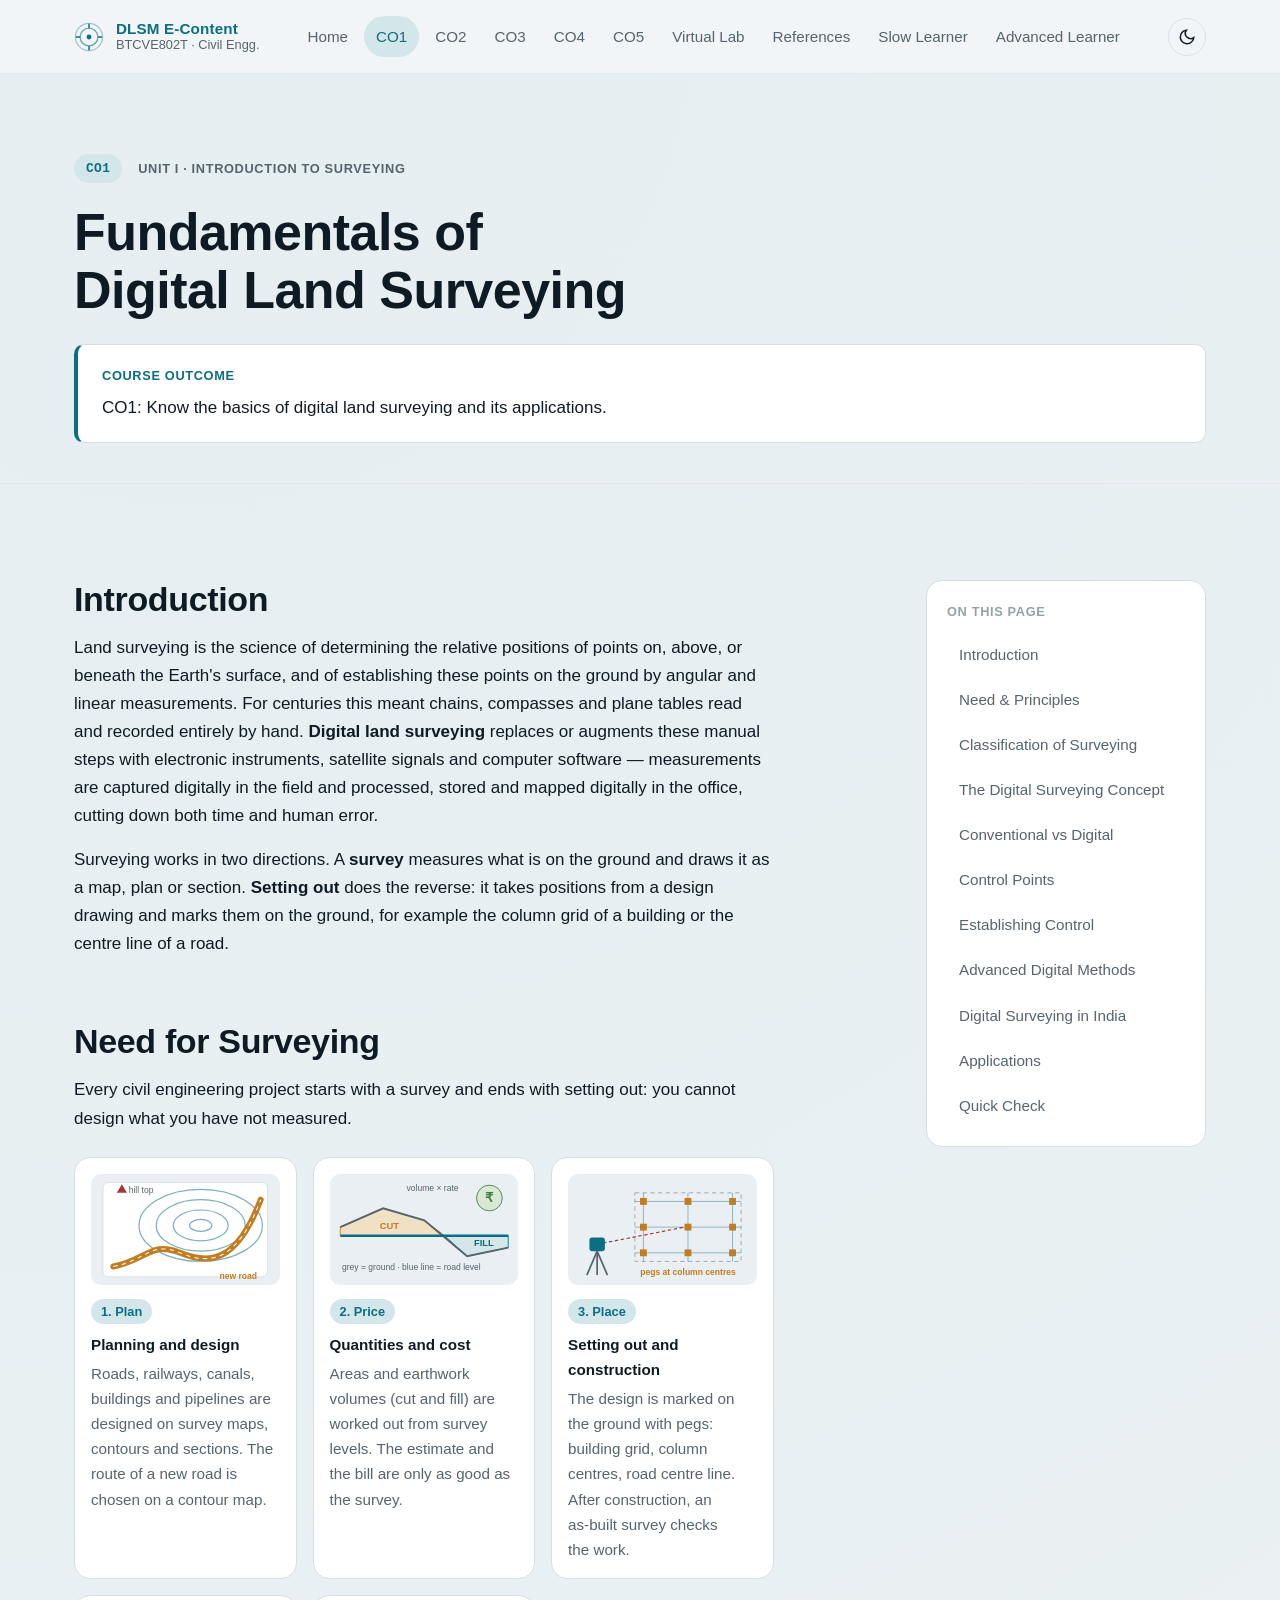
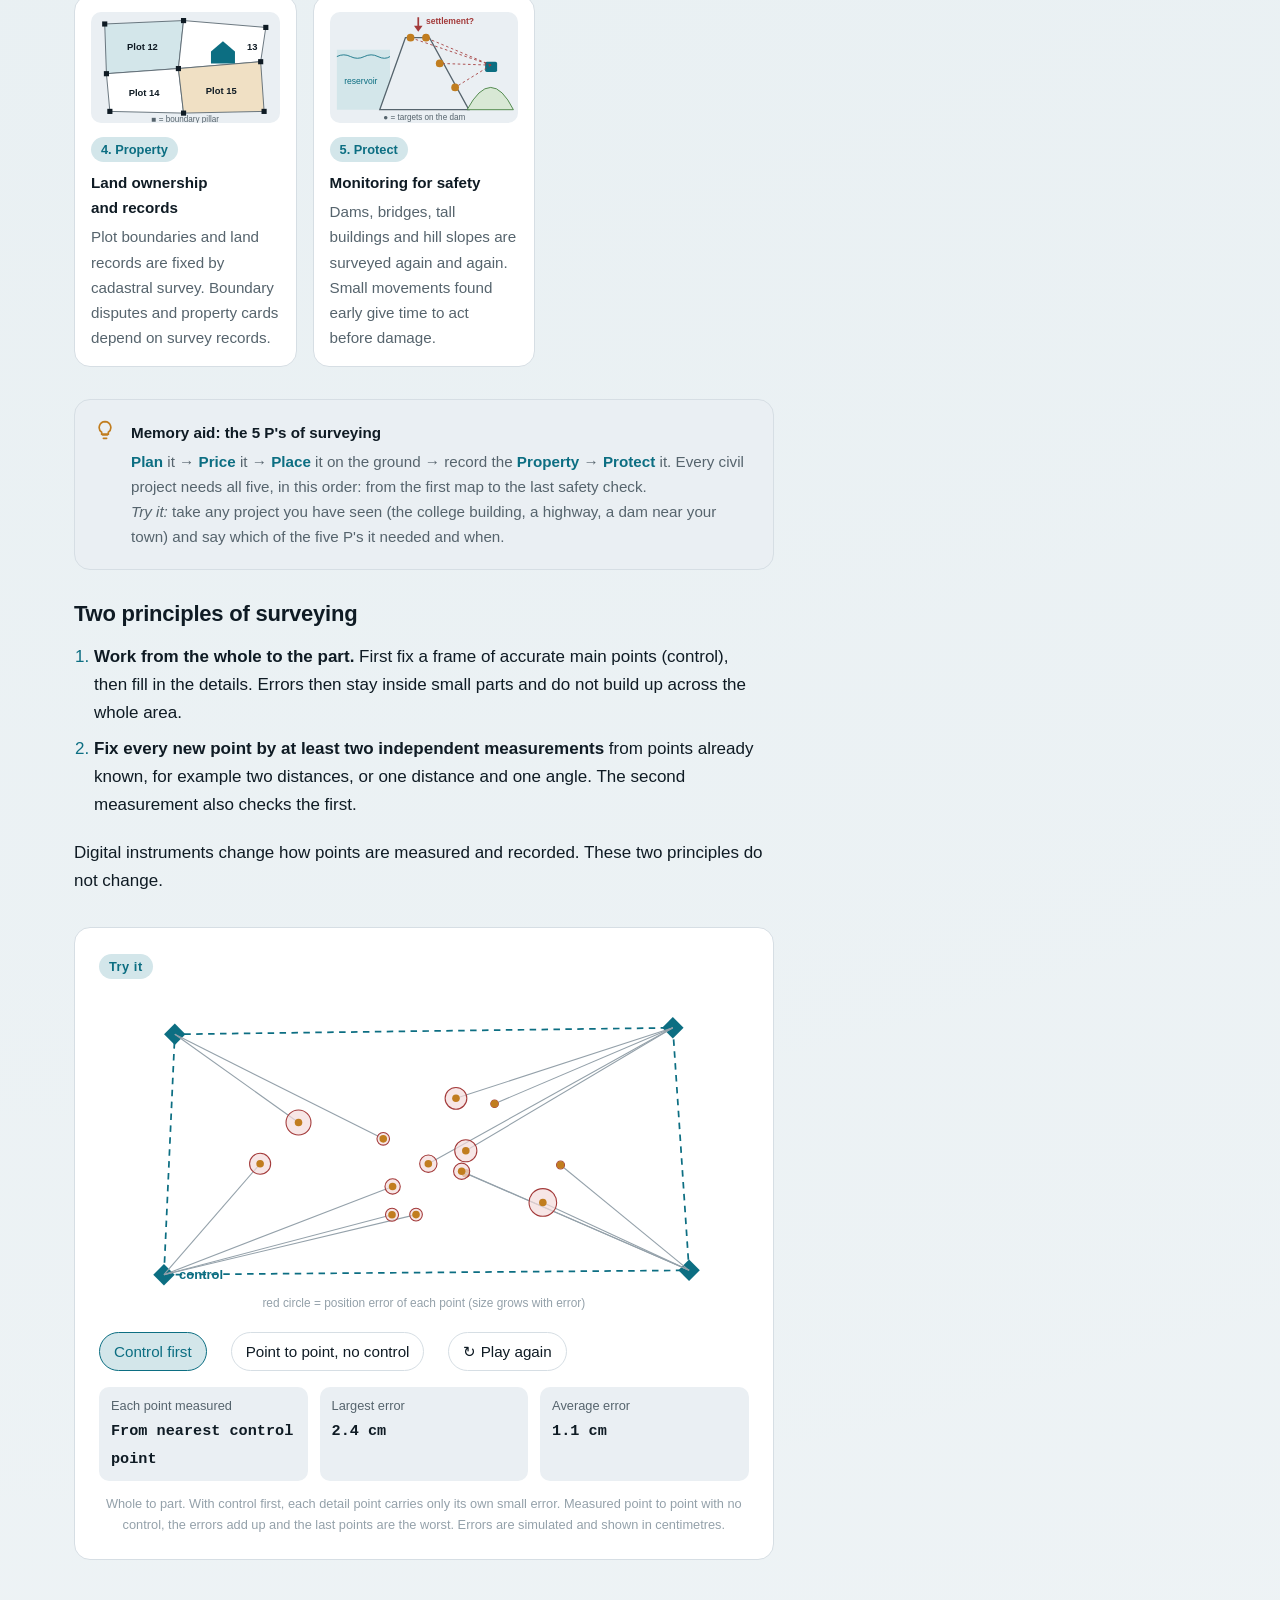
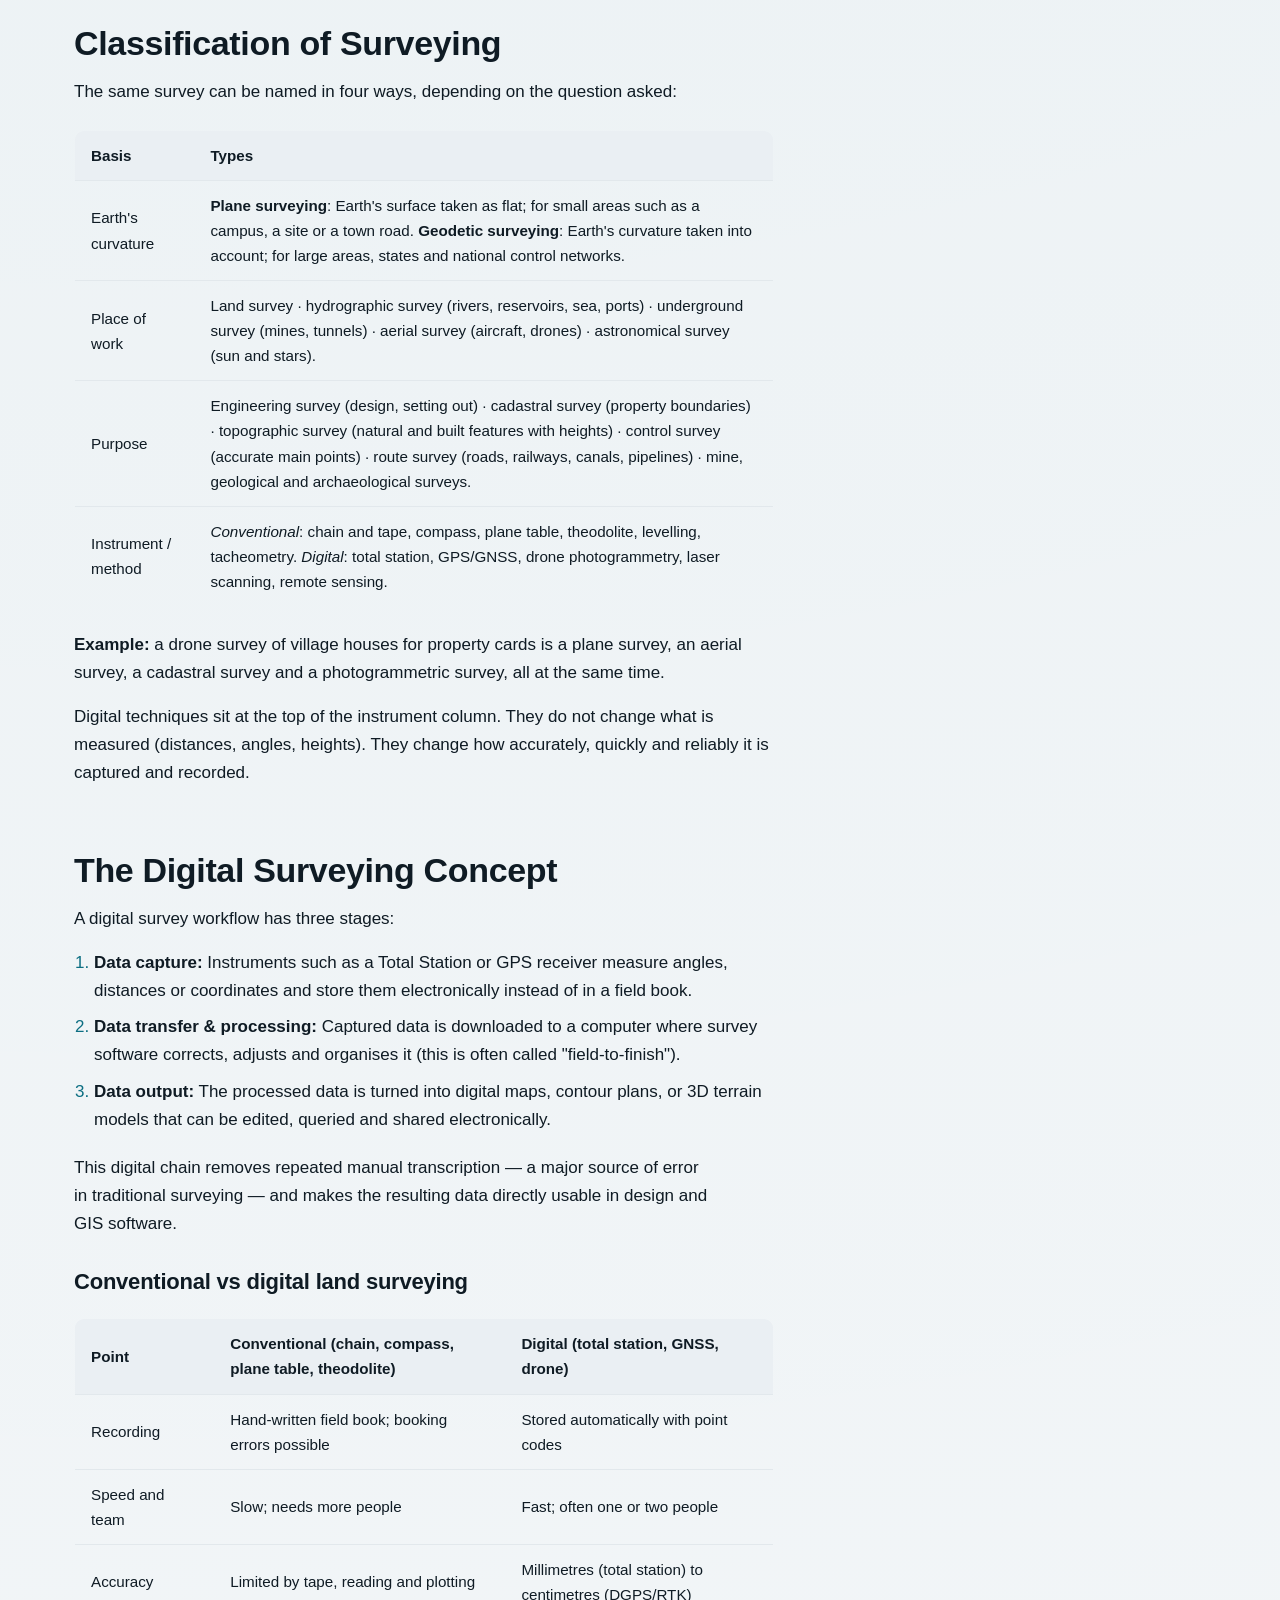
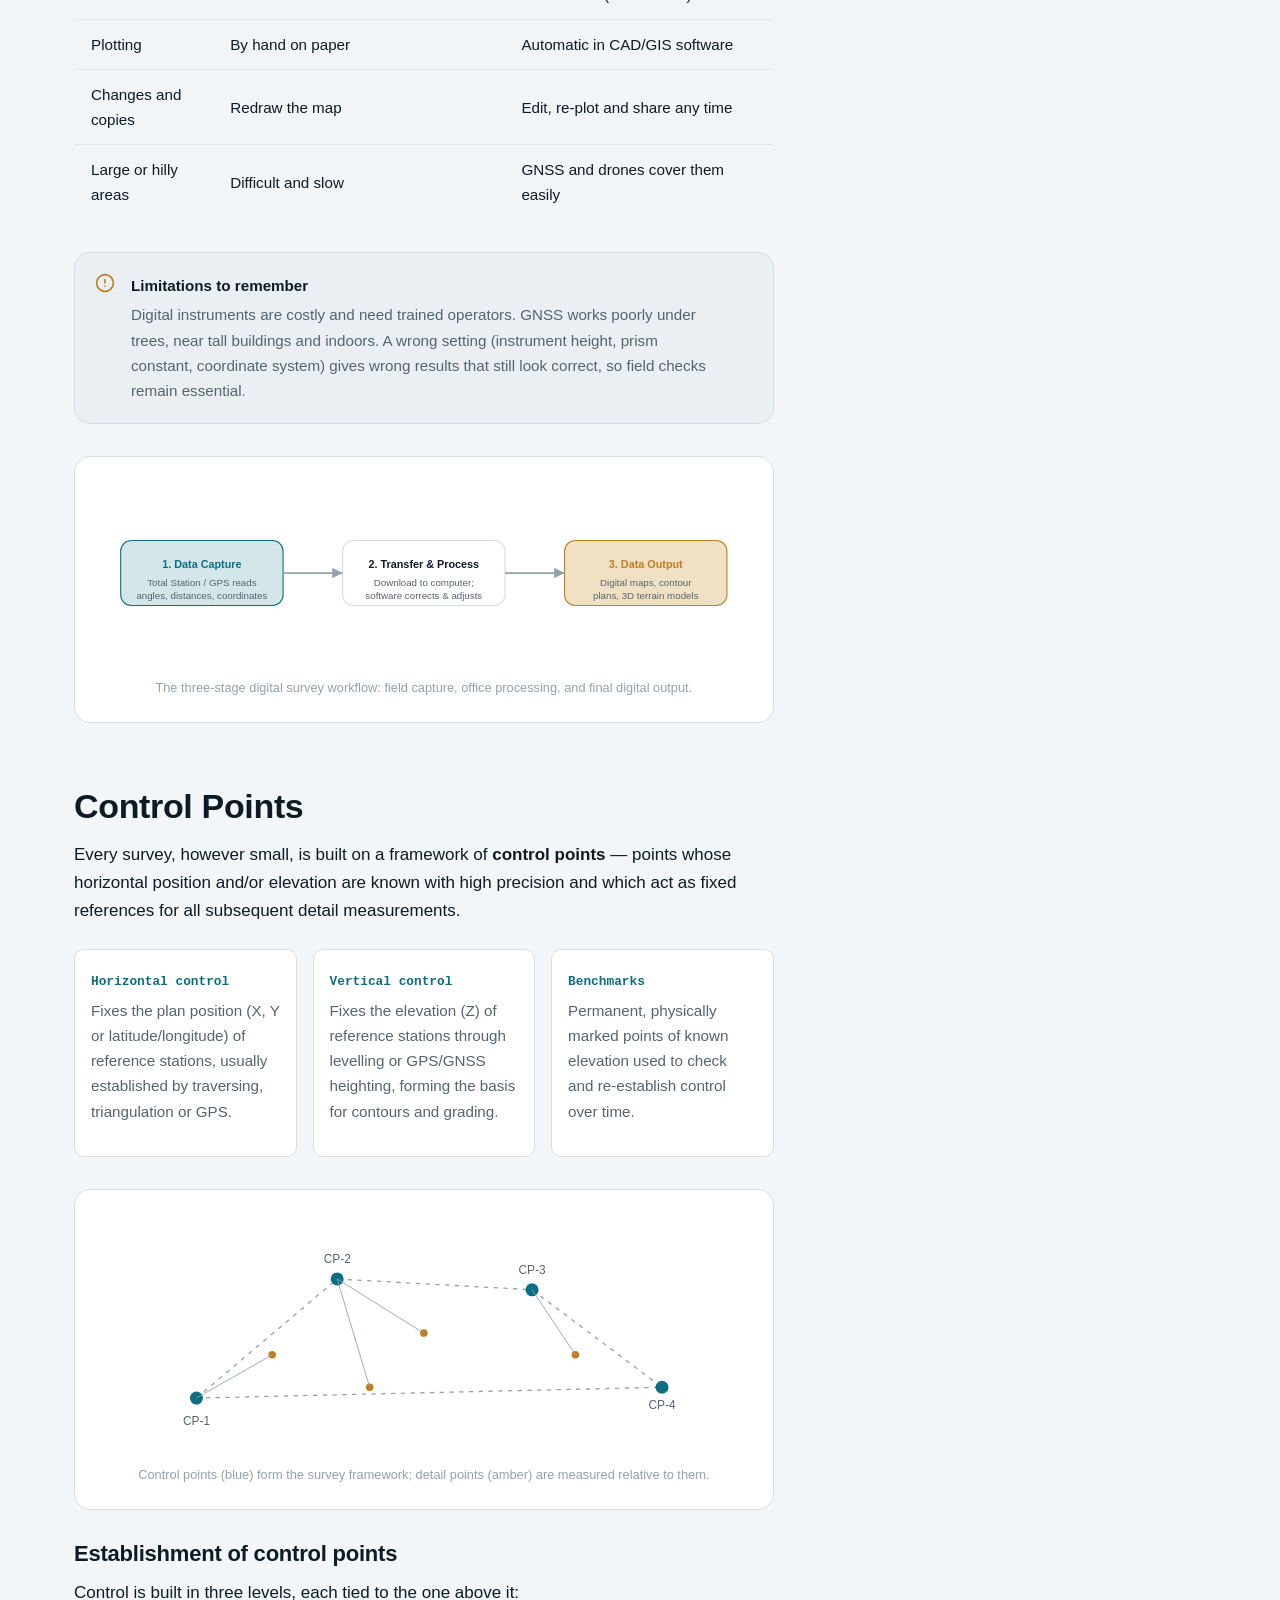
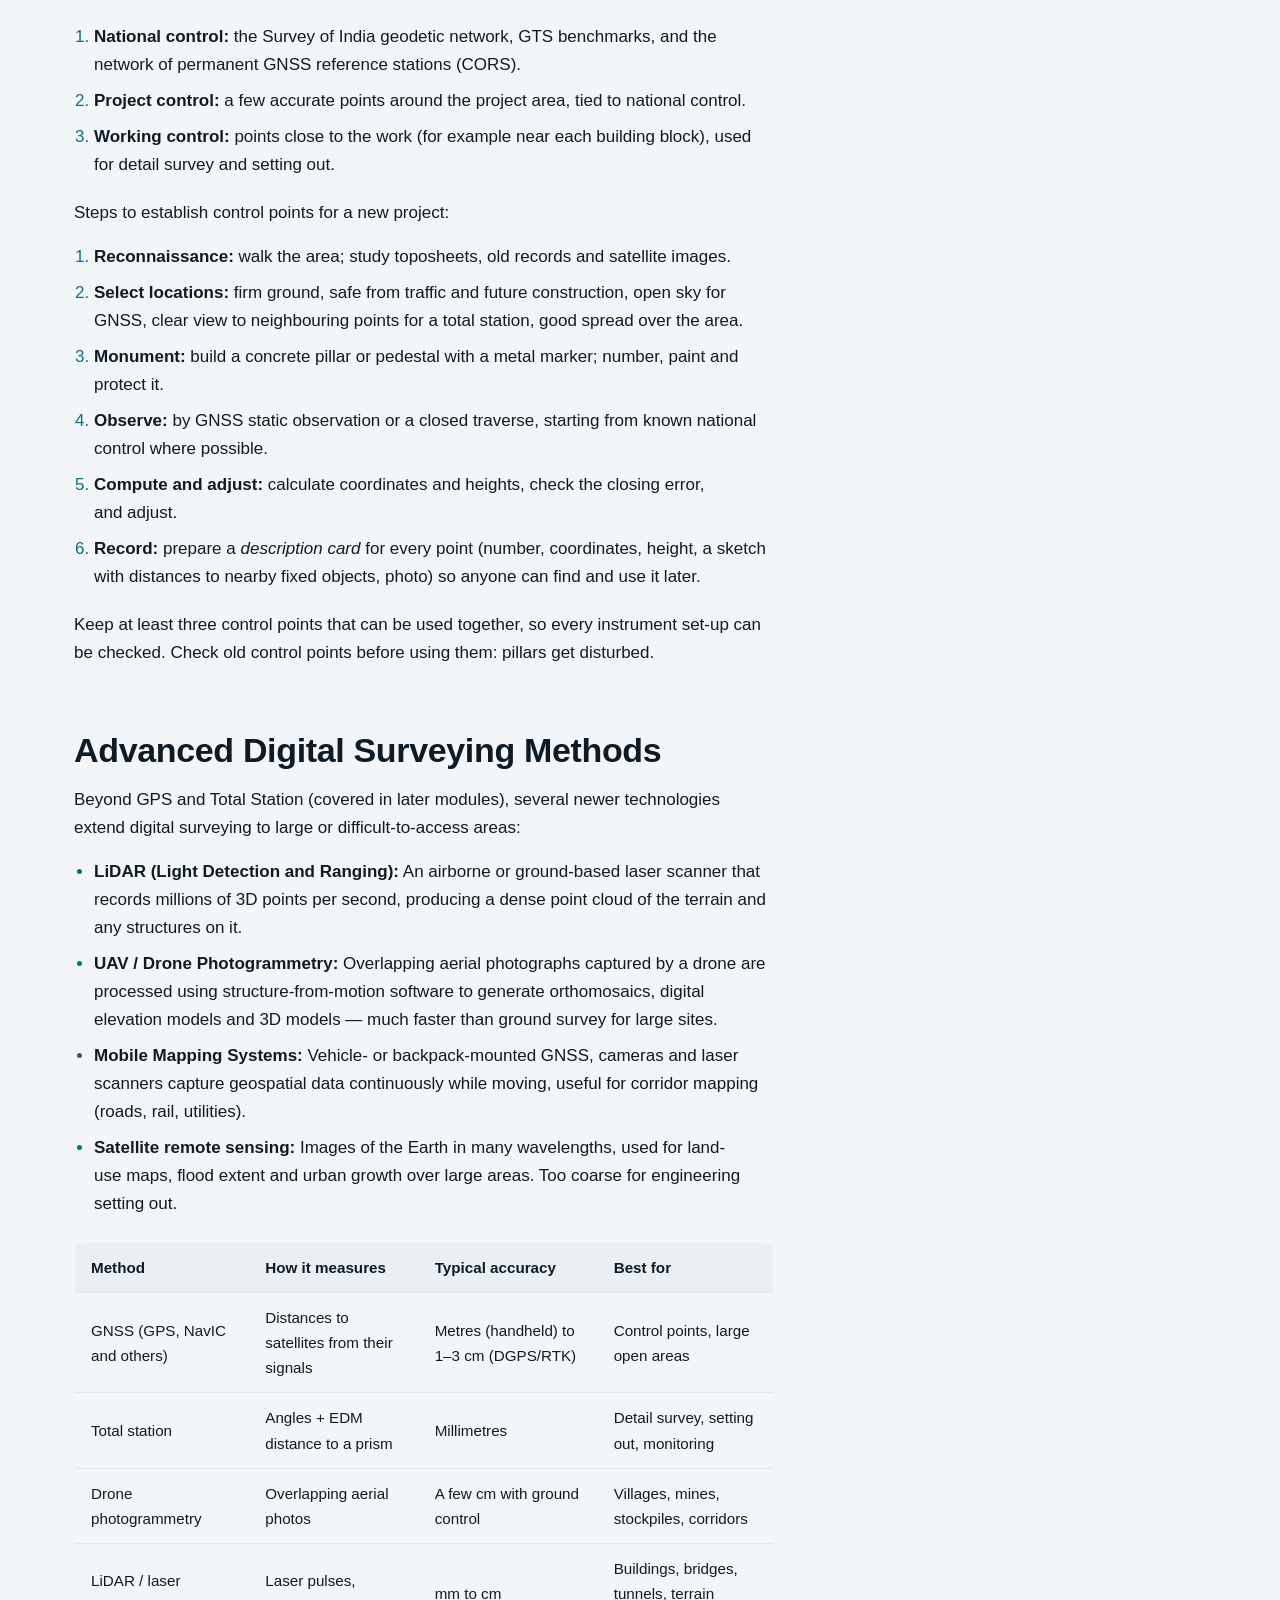
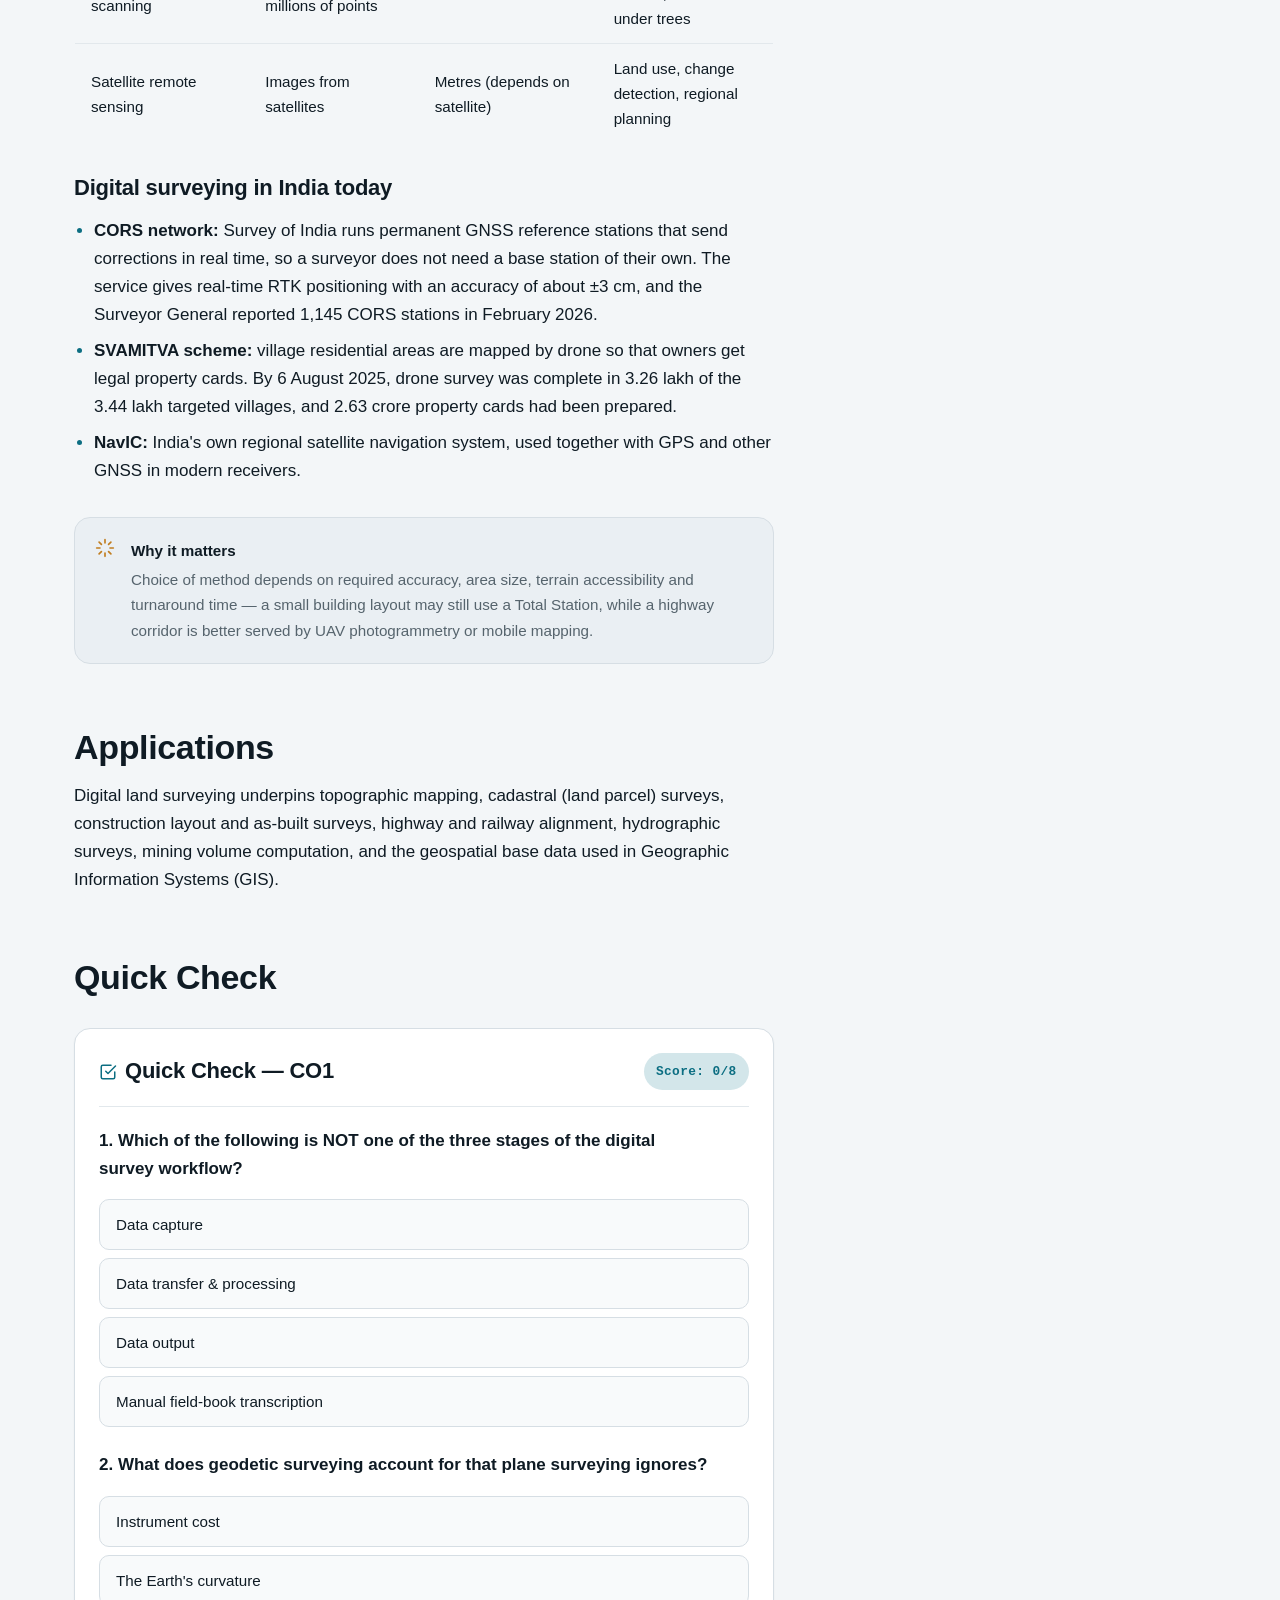
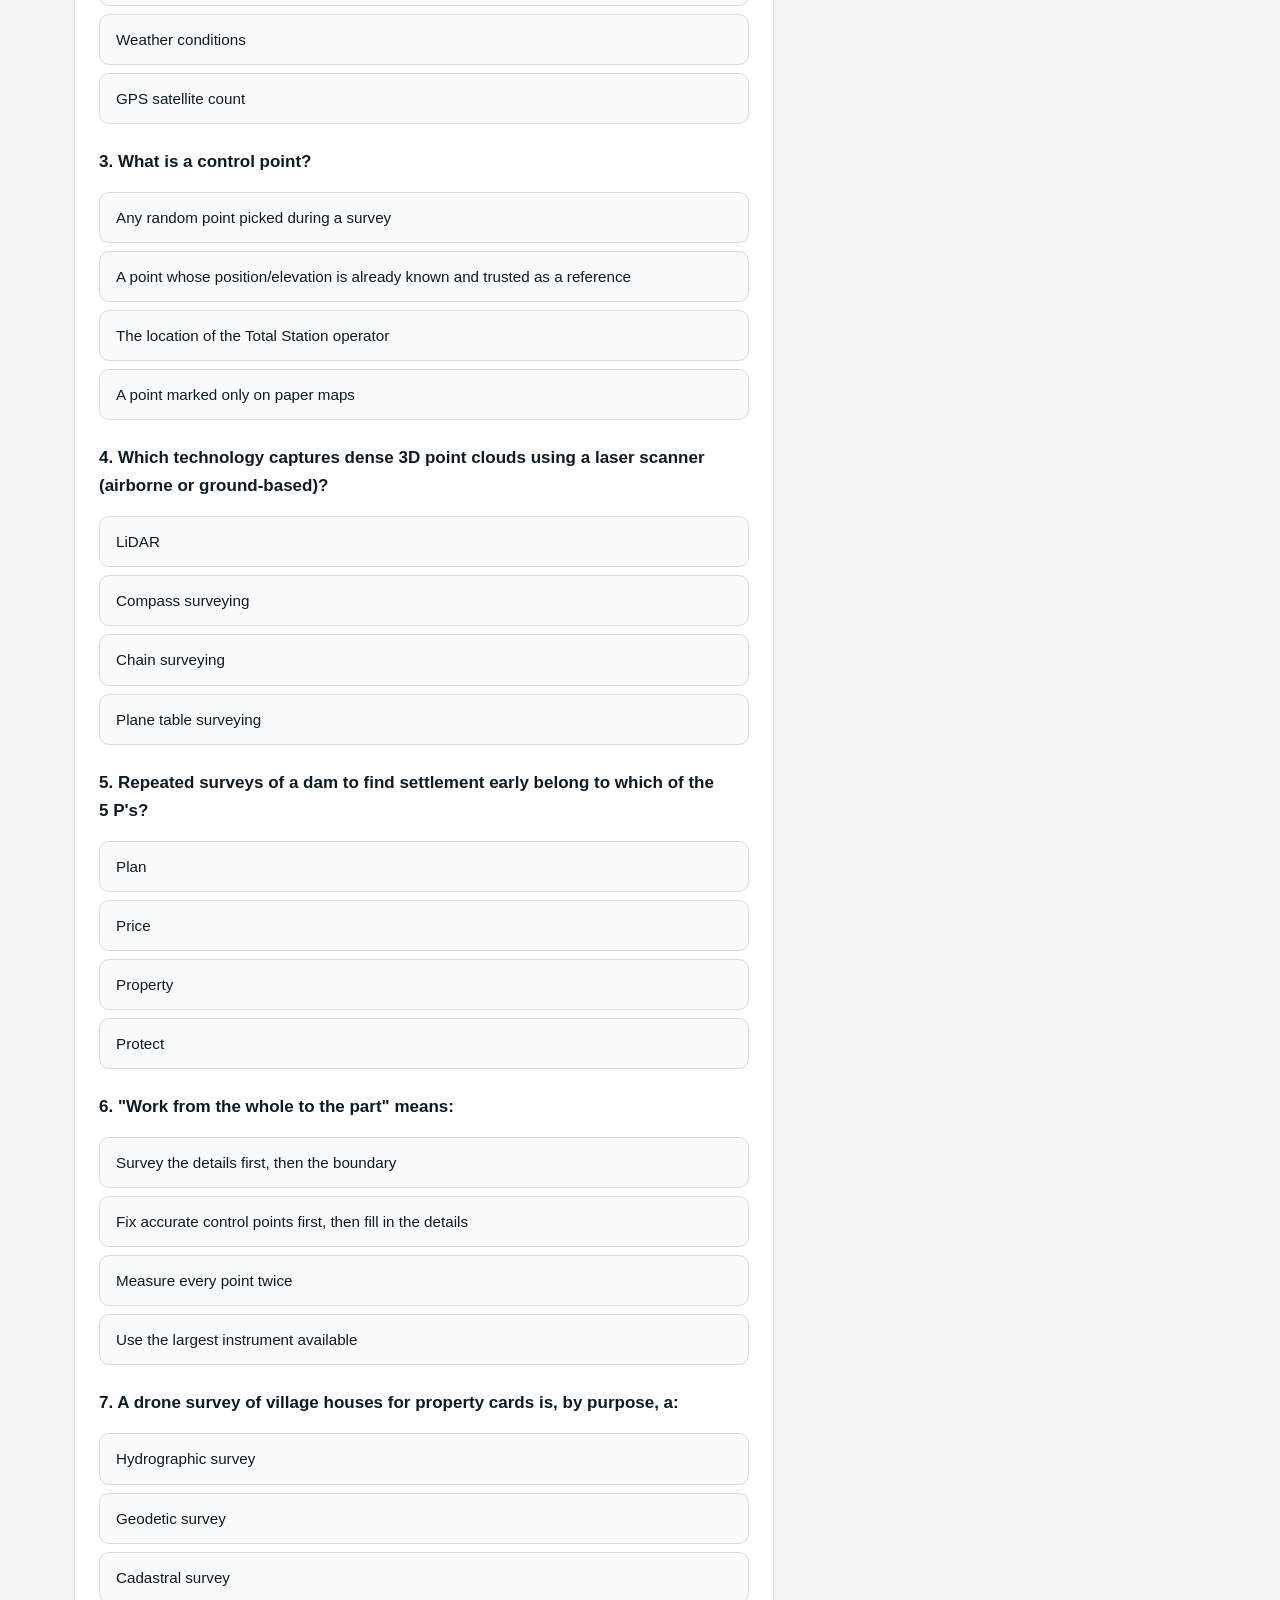
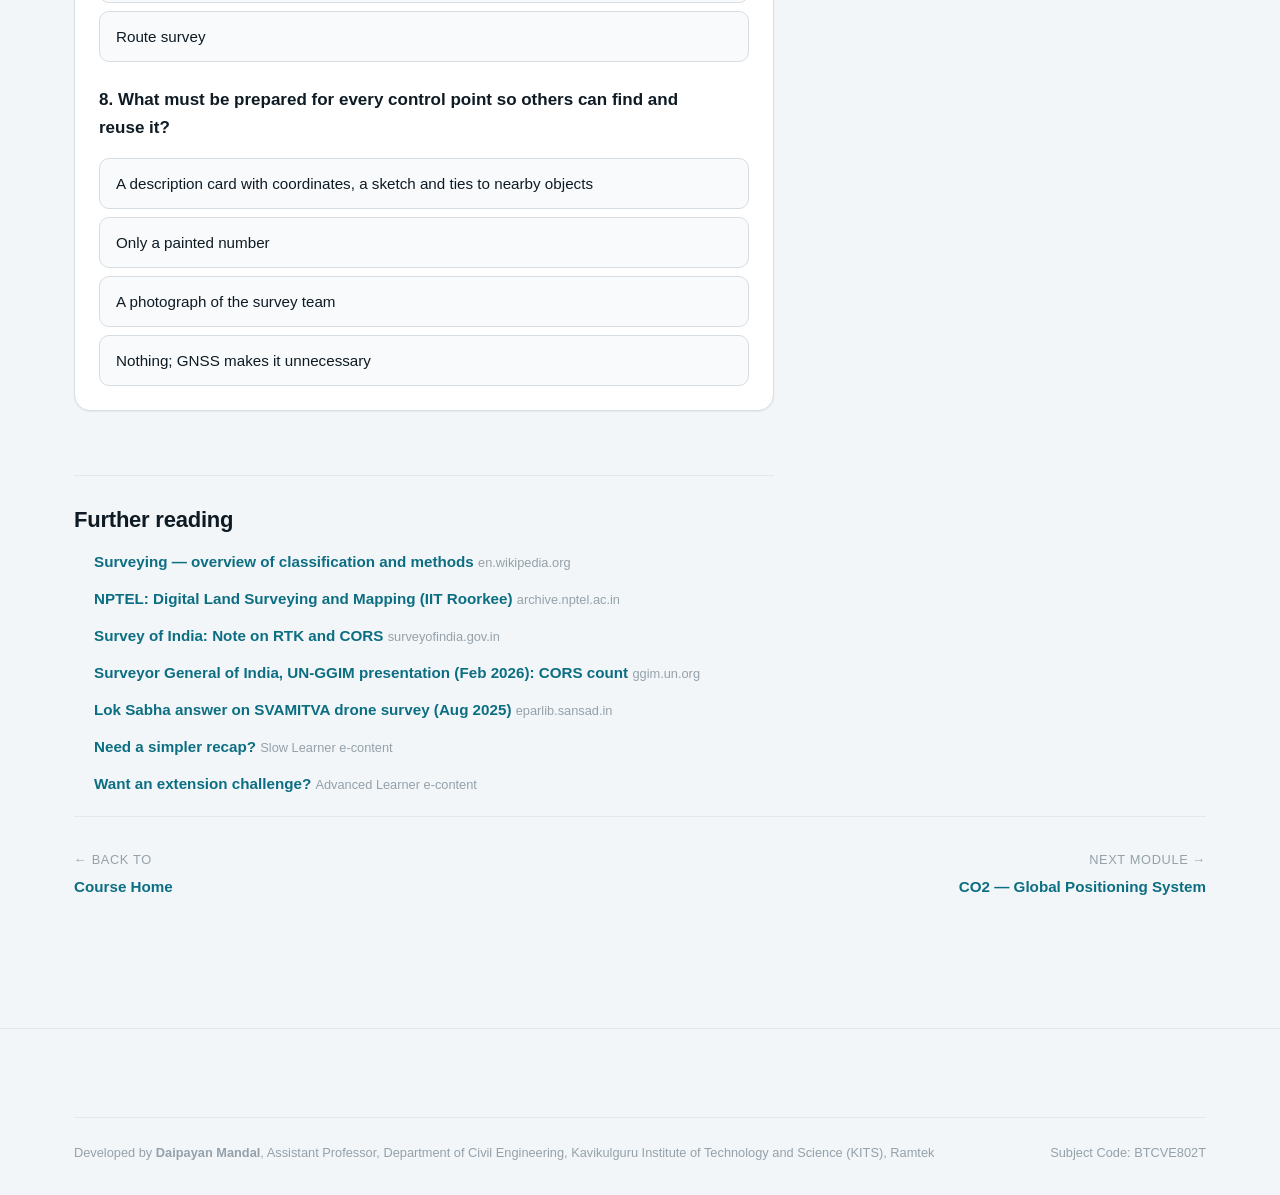
<file: co1.html>
<!DOCTYPE html>
<html lang="en">
<head>
<meta charset="UTF-8" />
<meta name="viewport" content="width=device-width, initial-scale=1.0" />
<title>CO1 — Fundamentals of Digital Land Surveying | DLSM E-Content</title>
<meta name="description" content="CO1: Know the basics of digital land surveying and its applications — classification of surveying, the digital surveying concept, control points and advanced digital techniques." />
<link rel="preconnect" href="https://api.fontshare.com" />
<link href="https://api.fontshare.com/v2/css?f[]=cabinet-grotesk@700,500,400&f[]=satoshi@400,500,700&f[]=jetbrains-mono@500&display=swap" rel="stylesheet" />
<link rel="icon" href="favicon.svg" type="image/svg+xml" />
<link rel="stylesheet" href="css/style.css?v=20261127b" />
</head>
<body>
<a class="skip-link" href="#main">Skip to content</a>

<header class="site-header" data-site-header>
  <div class="container nav-bar">
    <a class="brand" href="index.html" aria-label="Home">
      <svg class="brand-mark" width="30" height="30" viewBox="0 0 32 32" fill="none" aria-hidden="true">
        <circle cx="16" cy="16" r="14.5" stroke="currentColor" stroke-width="1.4" opacity="0.35"/>
        <circle cx="16" cy="16" r="9.5" stroke="currentColor" stroke-width="1.4" opacity="0.6"/>
        <circle cx="16" cy="16" r="2.6" fill="currentColor"/>
        <path d="M16 2.5V6M16 26v3.5M2.5 16H6M26 16h3.5" stroke="currentColor" stroke-width="1.6" stroke-linecap="round"/>
      </svg>
      <span class="brand-text">
        <span class="brand-title">DLSM E-Content</span>
        <span class="brand-sub">BTCVE802T · Civil Engg.</span>
      </span>
    </a>
    <button class="nav-toggle" data-nav-toggle aria-label="Toggle menu" aria-expanded="false">
      <svg width="20" height="20" viewBox="0 0 24 24" fill="none" stroke="currentColor" stroke-width="2" stroke-linecap="round"><path d="M4 6h16M4 12h16M4 18h16"/></svg>
    </button>
    <ul class="nav-links" data-nav-links>
      <li><a href="index.html">Home</a></li>
      <li><a href="co1.html" aria-current="page">CO1</a></li>
      <li><a href="co2.html">CO2</a></li>
      <li><a href="co3.html">CO3</a></li>
      <li><a href="co4.html">CO4</a></li>
      <li><a href="co5.html">CO5</a></li>
      <li><a href="virtual-lab.html">Virtual Lab</a></li>
      <li><a href="references.html">References</a></li>
      <li><a href="slow-learner.html">Slow Learner</a></li>
      <li><a href="advanced-learner.html">Advanced Learner</a></li>
    </ul>
    <div class="nav-right">
      <button class="theme-toggle" data-theme-toggle aria-label="Toggle dark mode"></button>
    </div>
  </div>
</header>

<main id="main">

  <section class="co-hero">
    <div class="container">
      <div class="co-hero-top">
        <span class="co-badge">CO1</span>
        <span class="unit-tag">Unit I · Introduction to Surveying</span>
      </div>
      <h1>Fundamentals of Digital Land Surveying</h1>
      <div class="outcome-box">
        <span class="label">Course Outcome</span>
        <p>CO1: Know the basics of digital land surveying and its applications.</p>
      </div>
    </div>
  </section>

  <section class="section">
    <div class="container content-grid">

      <article class="prose">

        <h2 id="introduction">Introduction</h2>
        <p>Land surveying is the science of determining the relative positions of points on, above, or beneath the Earth's surface, and of establishing these points on the ground by angular and linear measurements. For centuries this meant chains, compasses and plane tables read and recorded entirely by hand. <strong>Digital land surveying</strong> replaces or augments these manual steps with electronic instruments, satellite signals and computer software — measurements are captured digitally in the field and processed, stored and mapped digitally in the office, cutting down both time and human error.</p>

        <p>Surveying works in two directions. A <strong>survey</strong> measures what is on the ground and draws it as a map, plan or section. <strong>Setting out</strong> does the reverse: it takes positions from a design drawing and marks them on the ground, for example the column grid of a building or the centre line of a road.</p>

        <h2 id="need">Need for Surveying</h2>
        <p>Every civil engineering project starts with a survey and ends with setting out: you cannot design what you have not measured.</p>
        <div class="need-grid">
          <div class="need-card">
            <svg viewBox="0 0 220 130" role="img" aria-label="Contour map with a new road alignment drawn across it">
              <rect x="14" y="10" width="192" height="110" rx="6" fill="var(--color-surface)" stroke="var(--color-border)"/>
              <g fill="none" stroke="var(--color-primary)" stroke-opacity="0.55" stroke-width="1.4">
                <ellipse cx="128" cy="60" rx="72" ry="42"/><ellipse cx="128" cy="60" rx="52" ry="30"/><ellipse cx="128" cy="60" rx="32" ry="18"/><ellipse cx="128" cy="60" rx="13" ry="7"/>
              </g>
              <path d="M26 108 C 66 100, 70 78, 104 92 S 170 104, 198 30" fill="none" stroke="var(--color-amber)" stroke-width="7" stroke-linecap="round"/>
              <path d="M26 108 C 66 100, 70 78, 104 92 S 170 104, 198 30" fill="none" stroke="var(--color-surface)" stroke-width="1.2" stroke-dasharray="5 5"/>
              <path d="M30 22 l6 -10 l6 10 z" fill="var(--color-danger)"/>
              <text x="44" y="22" font-size="10" fill="var(--color-text-muted)">hill top</text>
              <text x="150" y="122" font-size="10" fill="var(--color-amber)" font-weight="700">new road</text>
            </svg>
            <span class="p-tag">1. Plan</span>
            <p class="need-title">Planning and design</p>
            <p>Roads, railways, canals, buildings and pipelines are designed on survey maps, contours and sections. The route of a new road is chosen on a contour map.</p>
          </div>
          <div class="need-card">
            <svg viewBox="0 0 220 130" role="img" aria-label="Road cross-section showing earth to cut and earth to fill">
              <polygon points="12,72 12,62 62,40 110,54 133.7,72" fill="var(--color-amber-highlight)" stroke="var(--color-amber)"/>
              <polygon points="133.7,72 160,96 208,86 208,72" fill="var(--color-primary-highlight)" stroke="var(--color-primary)"/>
              <polyline points="12,62 62,40 110,54 160,96 208,86" fill="none" stroke="var(--color-text-muted)" stroke-width="2.2"/>
              <line x1="12" y1="72" x2="208" y2="72" stroke="var(--color-primary)" stroke-width="3"/>
              <text x="58" y="64" font-size="11" font-weight="700" fill="var(--color-amber)">CUT</text>
              <text x="168" y="84" font-size="11" font-weight="700" fill="var(--color-primary)">FILL</text>
              <text x="14" y="112" font-size="10" fill="var(--color-text-muted)">grey = ground · blue line = road level</text>
              <circle cx="186" cy="28" r="15" fill="var(--color-success-highlight)" stroke="var(--color-success)"/>
              <text x="186" y="33" font-size="15" font-weight="700" fill="var(--color-success)" text-anchor="middle">₹</text>
              <text x="150" y="20" font-size="10" fill="var(--color-text-muted)" text-anchor="end">volume × rate</text>
            </svg>
            <span class="p-tag">2. Price</span>
            <p class="need-title">Quantities and cost</p>
            <p>Areas and earthwork volumes (cut and fill) are worked out from survey levels. The estimate and the bill are only as good as the survey.</p>
          </div>
          <div class="need-card">
            <svg viewBox="0 0 220 130" role="img" aria-label="Total station setting out the column grid of a building with pegs">
              <rect x="78" y="22" width="124" height="80" fill="var(--color-surface-offset)" stroke="var(--color-text-faint)" stroke-dasharray="5 4"/>
              <g stroke="var(--color-primary)" stroke-opacity="0.5">
                <line x1="88" y1="22" x2="88" y2="102"/><line x1="140" y1="22" x2="140" y2="102"/><line x1="192" y1="22" x2="192" y2="102"/>
                <line x1="78" y1="32" x2="202" y2="32"/><line x1="78" y1="62" x2="202" y2="62"/><line x1="78" y1="92" x2="202" y2="92"/>
              </g>
              <g fill="var(--color-amber)">
                <rect x="84" y="28" width="8" height="8"/><rect x="136" y="28" width="8" height="8"/><rect x="188" y="28" width="8" height="8"/>
                <rect x="84" y="58" width="8" height="8"/><rect x="136" y="58" width="8" height="8"/><rect x="188" y="58" width="8" height="8"/>
                <rect x="84" y="88" width="8" height="8"/><rect x="136" y="88" width="8" height="8"/><rect x="188" y="88" width="8" height="8"/>
              </g>
              <line x1="34" y1="82" x2="136" y2="62" stroke="var(--color-danger)" stroke-width="1.4" stroke-dasharray="4 3"/>
              <rect x="25" y="74" width="18" height="16" rx="3" fill="var(--color-primary)"/>
              <g stroke="var(--color-text-muted)" stroke-width="2"><line x1="34" y1="90" x2="22" y2="118"/><line x1="34" y1="90" x2="34" y2="118"/><line x1="34" y1="90" x2="46" y2="118"/></g>
              <text x="140" y="118" font-size="10" fill="var(--color-amber)" font-weight="700" text-anchor="middle">pegs at column centres</text>
            </svg>
            <span class="p-tag">3. Place</span>
            <p class="need-title">Setting out and construction</p>
            <p>The design is marked on the ground with pegs: building grid, column centres, road centre line. After construction, an as-built survey checks the work.</p>
          </div>
          <div class="need-card">
            <svg viewBox="0 0 220 130" role="img" aria-label="Land parcels with boundary pillars and plot numbers">
              <polygon points="16,14 108,10 102,66 18,72" fill="var(--color-primary-highlight)" stroke="var(--color-text-muted)"/>
              <polygon points="108,10 204,18 198,58 102,66" fill="var(--color-surface)" stroke="var(--color-text-muted)"/>
              <polygon points="18,72 102,66 108,118 22,116" fill="var(--color-surface)" stroke="var(--color-text-muted)"/>
              <polygon points="102,66 198,58 202,116 108,118" fill="var(--color-amber-highlight)" stroke="var(--color-text-muted)"/>
              <g fill="var(--color-text)">
                <rect x="13" y="11" width="6" height="6"/><rect x="105" y="7" width="6" height="6"/><rect x="201" y="15" width="6" height="6"/>
                <rect x="15" y="69" width="6" height="6"/><rect x="99" y="63" width="6" height="6"/><rect x="195" y="55" width="6" height="6"/>
                <rect x="19" y="113" width="6" height="6"/><rect x="105" y="115" width="6" height="6"/><rect x="199" y="113" width="6" height="6"/>
              </g>
              <g font-size="11" font-weight="700" fill="var(--color-text)" text-anchor="middle">
                <text x="60" y="44">Plot 12</text><text x="62" y="98">Plot 14</text><text x="152" y="96">Plot 15</text>
              </g>
              <path d="M140 46 l14 -12 l14 12 v14 h-28 z" fill="var(--color-primary)"/>
              <text x="182" y="44" font-size="11" font-weight="700" fill="var(--color-text)">13</text>
              <text x="110" y="128" font-size="9.5" fill="var(--color-text-muted)" text-anchor="middle">■ = boundary pillar</text>
            </svg>
            <span class="p-tag">4. Property</span>
            <p class="need-title">Land ownership and records</p>
            <p>Plot boundaries and land records are fixed by cadastral survey. Boundary disputes and property cards depend on survey records.</p>
          </div>
          <div class="need-card">
            <svg viewBox="0 0 220 130" role="img" aria-label="Total station on a hill monitoring targets fixed on a dam">
              <rect x="8" y="44" width="62" height="70" fill="var(--color-primary-highlight)"/>
              <path d="M8 52 q 8 -4 16 0 t 16 0 t 16 0 t 14 0" fill="none" stroke="var(--color-primary)"/>
              <polygon points="58,114 88,30 116,30 162,114" fill="var(--color-surface-offset)" stroke="var(--color-text-muted)" stroke-width="1.5"/>
              <path d="M160 114 Q 188 62 214 114 Z" fill="var(--color-success-highlight)" stroke="var(--color-success)"/>
              <rect x="181" y="58" width="14" height="12" rx="2" fill="var(--color-primary)"/>
              <g stroke="var(--color-danger)" stroke-width="1" stroke-dasharray="3 3">
                <line x1="188" y1="62" x2="94" y2="30"/><line x1="188" y1="62" x2="112" y2="30"/><line x1="188" y1="62" x2="128" y2="60"/><line x1="188" y1="62" x2="146" y2="88"/>
              </g>
              <g fill="var(--color-amber)"><circle cx="94" cy="30" r="4.5"/><circle cx="112" cy="30" r="4.5"/><circle cx="128" cy="60" r="4.5"/><circle cx="146" cy="88" r="4.5"/></g>
              <path d="M103 6 v14" stroke="var(--color-danger)" stroke-width="2"/><path d="M98 16 l5 7 l5 -7" fill="var(--color-danger)"/>
              <text x="112" y="14" font-size="10" fill="var(--color-danger)" font-weight="700">settlement?</text>
              <text x="36" y="84" font-size="10" fill="var(--color-primary)" text-anchor="middle">reservoir</text>
              <text x="110" y="126" font-size="9.5" fill="var(--color-text-muted)" text-anchor="middle">● = targets on the dam</text>
            </svg>
            <span class="p-tag">5. Protect</span>
            <p class="need-title">Monitoring for safety</p>
            <p>Dams, bridges, tall buildings and hill slopes are surveyed again and again. Small movements found early give time to act before damage.</p>
          </div>
        </div>
        <div class="callout">
          <span class="icon"><svg width="20" height="20" viewBox="0 0 24 24" fill="none" stroke="currentColor" stroke-width="2" stroke-linecap="round"><path d="M9 18h6M10 22h4M12 2a7 7 0 0 0-4 12.7V17h8v-2.3A7 7 0 0 0 12 2z"/></svg></span>
          <div>
            <strong>Memory aid: the 5 P's of surveying</strong>
            <p><b class="pp">Plan</b> it → <b class="pp">Price</b> it → <b class="pp">Place</b> it on the ground → record the <b class="pp">Property</b> → <b class="pp">Protect</b> it. Every civil project needs all five, in this order: from the first map to the last safety check.</p>
            <p><em>Try it:</em> take any project you have seen (the college building, a highway, a dam near your town) and say which of the five P's it needed and when.</p>
          </div>
        </div>

        <h3>Two principles of surveying</h3>
        <ol>
          <li><strong>Work from the whole to the part.</strong> First fix a frame of accurate main points (control), then fill in the details. Errors then stay inside small parts and do not build up across the whole area.</li>
          <li><strong>Fix every new point by at least two independent measurements</strong> from points already known, for example two distances, or one distance and one angle. The second measurement also checks the first.</li>
        </ol>
        <p>Digital instruments change how points are measured and recorded. These two principles do not change.</p>
        <figure class="diagram-card ia" data-ia="whole-to-part">
          <span class="ia-badge">Try it</span>
          <div class="ia-mount"></div>
          <figcaption>Whole to part. With control first, each detail point carries only its own small error. Measured point to point with no control, the errors add up and the last points are the worst. Errors are simulated and shown in centimetres.</figcaption>
        </figure>

        <h2 id="classification">Classification of Surveying</h2>
        <p>The same survey can be named in four ways, depending on the question asked:</p>
        <table class="data-table">
          <thead><tr><th>Basis</th><th>Types</th></tr></thead>
          <tbody>
            <tr><td>Earth's curvature</td><td><strong>Plane surveying</strong>: Earth's surface taken as flat; for small areas such as a campus, a site or a town road. <strong>Geodetic surveying</strong>: Earth's curvature taken into account; for large areas, states and national control networks.</td></tr>
            <tr><td>Place of work</td><td>Land survey · hydrographic survey (rivers, reservoirs, sea, ports) · underground survey (mines, tunnels) · aerial survey (aircraft, drones) · astronomical survey (sun and stars).</td></tr>
            <tr><td>Purpose</td><td>Engineering survey (design, setting out) · cadastral survey (property boundaries) · topographic survey (natural and built features with heights) · control survey (accurate main points) · route survey (roads, railways, canals, pipelines) · mine, geological and archaeological surveys.</td></tr>
            <tr><td>Instrument / method</td><td><em>Conventional</em>: chain and tape, compass, plane table, theodolite, levelling, tacheometry. <em>Digital</em>: total station, GPS/GNSS, drone photogrammetry, laser scanning, remote sensing.</td></tr>
          </tbody>
        </table>
        <p><strong>Example:</strong> a drone survey of village houses for property cards is a plane survey, an aerial survey, a cadastral survey and a photogrammetric survey, all at the same time.</p>
        <p>Digital techniques sit at the top of the instrument column. They do not change what is measured (distances, angles, heights). They change how accurately, quickly and reliably it is captured and recorded.</p>

        <h2 id="digital-concept">The Digital Surveying Concept</h2>
        <p>A digital survey workflow has three stages:</p>
        <ol>
          <li><strong>Data capture:</strong> Instruments such as a Total Station or GPS receiver measure angles, distances or coordinates and store them electronically instead of in a field book.</li>
          <li><strong>Data transfer &amp; processing:</strong> Captured data is downloaded to a computer where survey software corrects, adjusts and organises it (this is often called "field-to-finish").</li>
          <li><strong>Data output:</strong> The processed data is turned into digital maps, contour plans, or 3D terrain models that can be edited, queried and shared electronically.</li>
        </ol>
        <p>This digital chain removes repeated manual transcription — a major source of error in traditional surveying — and makes the resulting data directly usable in design and GIS software.</p>

        <h3 id="advantages">Conventional vs digital land surveying</h3>
        <table class="data-table">
          <thead><tr><th>Point</th><th>Conventional (chain, compass, plane table, theodolite)</th><th>Digital (total station, GNSS, drone)</th></tr></thead>
          <tbody>
            <tr><td>Recording</td><td>Hand-written field book; booking errors possible</td><td>Stored automatically with point codes</td></tr>
            <tr><td>Speed and team</td><td>Slow; needs more people</td><td>Fast; often one or two people</td></tr>
            <tr><td>Accuracy</td><td>Limited by tape, reading and plotting</td><td>Millimetres (total station) to centimetres (DGPS/RTK)</td></tr>
            <tr><td>Plotting</td><td>By hand on paper</td><td>Automatic in CAD/GIS software</td></tr>
            <tr><td>Changes and copies</td><td>Redraw the map</td><td>Edit, re-plot and share any time</td></tr>
            <tr><td>Large or hilly areas</td><td>Difficult and slow</td><td>GNSS and drones cover them easily</td></tr>
          </tbody>
        </table>
        <div class="callout">
          <span class="icon"><svg width="20" height="20" viewBox="0 0 24 24" fill="none" stroke="currentColor" stroke-width="2" stroke-linecap="round"><circle cx="12" cy="12" r="10"/><path d="M12 8v4M12 16h.01"/></svg></span>
          <div>
            <strong>Limitations to remember</strong>
            <p>Digital instruments are costly and need trained operators. GNSS works poorly under trees, near tall buildings and indoors. A wrong setting (instrument height, prism constant, coordinate system) gives wrong results that still look correct, so field checks remain essential.</p>
          </div>
        </div>

        <figure class="diagram-card">
          <svg viewBox="0 0 600 170" role="img" aria-label="Flow diagram of the three-stage digital survey workflow: data capture, transfer and processing, and data output">
            <g font-size="10" fill="var(--color-text)" text-anchor="middle">
              <g>
                <rect x="20" y="55" width="150" height="60" rx="10" fill="var(--color-primary-highlight)" stroke="var(--color-primary)"/>
                <text x="95" y="80" fill="var(--color-primary)" font-weight="700">1. Data Capture</text>
                <text x="95" y="97" fill="var(--color-text-muted)" font-size="9">Total Station / GPS reads</text>
                <text x="95" y="109" fill="var(--color-text-muted)" font-size="9">angles, distances, coordinates</text>
              </g>
              <g>
                <rect x="225" y="55" width="150" height="60" rx="10" fill="var(--color-surface)" stroke="var(--color-border)"/>
                <text x="300" y="80" font-weight="700">2. Transfer &amp; Process</text>
                <text x="300" y="97" fill="var(--color-text-muted)" font-size="9">Download to computer;</text>
                <text x="300" y="109" fill="var(--color-text-muted)" font-size="9">software corrects &amp; adjusts</text>
              </g>
              <g>
                <rect x="430" y="55" width="150" height="60" rx="10" fill="var(--color-amber-highlight)" stroke="var(--color-amber)"/>
                <text x="505" y="80" fill="var(--color-amber)" font-weight="700">3. Data Output</text>
                <text x="505" y="97" fill="var(--color-text-muted)" font-size="9">Digital maps, contour</text>
                <text x="505" y="109" fill="var(--color-text-muted)" font-size="9">plans, 3D terrain models</text>
              </g>
            </g>
            <g stroke="var(--color-text-faint)" stroke-width="1.6" fill="none" marker-end="url(#arr1)">
              <path d="M170 85 H225"/>
              <path d="M375 85 H430"/>
            </g>
            <defs>
              <marker id="arr1" markerWidth="8" markerHeight="8" refX="6" refY="3" orient="auto">
                <path d="M0,0 L6,3 L0,6 Z" fill="var(--color-text-faint)"/>
              </marker>
            </defs>
          </svg>
          <figcaption>The three-stage digital survey workflow: field capture, office processing, and final digital output.</figcaption>
        </figure>

        <h2 id="control-points">Control Points</h2>
        <p>Every survey, however small, is built on a framework of <strong>control points</strong> — points whose horizontal position and/or elevation are known with high precision and which act as fixed references for all subsequent detail measurements.</p>
        <div class="error-grid">
          <div class="error-item"><span class="tag">Horizontal control</span><p>Fixes the plan position (X, Y or latitude/longitude) of reference stations, usually established by traversing, triangulation or GPS.</p></div>
          <div class="error-item"><span class="tag">Vertical control</span><p>Fixes the elevation (Z) of reference stations through levelling or GPS/GNSS heighting, forming the basis for contours and grading.</p></div>
          <div class="error-item"><span class="tag">Benchmarks</span><p>Permanent, physically marked points of known elevation used to check and re-establish control over time.</p></div>
        </div>
        <figure class="diagram-card">
          <svg viewBox="0 0 600 220" role="img" aria-label="Diagram showing a network of control points connected by traverse lines with detail points measured from them">
            <g stroke="var(--color-text-faint)" stroke-width="1.2" fill="none" stroke-dasharray="4 5">
              <polygon points="90,170 220,60 400,70 520,160" />
            </g>
            <g fill="var(--color-primary)">
              <circle cx="90" cy="170" r="6"/><circle cx="220" cy="60" r="6"/>
              <circle cx="400" cy="70" r="6"/><circle cx="520" cy="160" r="6"/>
            </g>
            <g fill="var(--color-amber)">
              <circle cx="160" cy="130" r="3.5"/><circle cx="300" cy="110" r="3.5"/>
              <circle cx="250" cy="160" r="3.5"/><circle cx="440" cy="130" r="3.5"/>
            </g>
            <g stroke="var(--color-text-faint)" stroke-width="0.8">
              <line x1="90" y1="170" x2="160" y2="130"/>
              <line x1="220" y1="60" x2="300" y2="110"/>
              <line x1="220" y1="60" x2="250" y2="160"/>
              <line x1="400" y1="70" x2="440" y2="130"/>
            </g>
            <text x="90" y="195" font-size="11" fill="var(--color-text-muted)" text-anchor="middle">CP-1</text>
            <text x="220" y="45" font-size="11" fill="var(--color-text-muted)" text-anchor="middle">CP-2</text>
            <text x="400" y="55" font-size="11" fill="var(--color-text-muted)" text-anchor="middle">CP-3</text>
            <text x="520" y="180" font-size="11" fill="var(--color-text-muted)" text-anchor="middle">CP-4</text>
          </svg>
          <figcaption>Control points (blue) form the survey framework; detail points (amber) are measured relative to them.</figcaption>
        </figure>

        <h3 id="establishment">Establishment of control points</h3>
        <p>Control is built in three levels, each tied to the one above it:</p>
        <ol>
          <li><strong>National control:</strong> the Survey of India geodetic network, GTS benchmarks, and the network of permanent GNSS reference stations (CORS).</li>
          <li><strong>Project control:</strong> a few accurate points around the project area, tied to national control.</li>
          <li><strong>Working control:</strong> points close to the work (for example near each building block), used for detail survey and setting out.</li>
        </ol>
        <p>Steps to establish control points for a new project:</p>
        <ol>
          <li><strong>Reconnaissance:</strong> walk the area; study toposheets, old records and satellite images.</li>
          <li><strong>Select locations:</strong> firm ground, safe from traffic and future construction, open sky for GNSS, clear view to neighbouring points for a total station, good spread over the area.</li>
          <li><strong>Monument:</strong> build a concrete pillar or pedestal with a metal marker; number, paint and protect it.</li>
          <li><strong>Observe:</strong> by GNSS static observation or a closed traverse, starting from known national control where possible.</li>
          <li><strong>Compute and adjust:</strong> calculate coordinates and heights, check the closing error, and adjust.</li>
          <li><strong>Record:</strong> prepare a <em>description card</em> for every point (number, coordinates, height, a sketch with distances to nearby fixed objects, photo) so anyone can find and use it later.</li>
        </ol>
        <p>Keep at least three control points that can be used together, so every instrument set-up can be checked. Check old control points before using them: pillars get disturbed.</p>

        <h2 id="advanced-methods">Advanced Digital Surveying Methods</h2>
        <p>Beyond GPS and Total Station (covered in later modules), several newer technologies extend digital surveying to large or difficult-to-access areas:</p>
        <ul>
          <li><strong>LiDAR (Light Detection and Ranging):</strong> An airborne or ground-based laser scanner that records millions of 3D points per second, producing a dense point cloud of the terrain and any structures on it.</li>
          <li><strong>UAV / Drone Photogrammetry:</strong> Overlapping aerial photographs captured by a drone are processed using structure-from-motion software to generate orthomosaics, digital elevation models and 3D models — much faster than ground survey for large sites.</li>
          <li><strong>Mobile Mapping Systems:</strong> Vehicle- or backpack-mounted GNSS, cameras and laser scanners capture geospatial data continuously while moving, useful for corridor mapping (roads, rail, utilities).</li>
          <li><strong>Satellite remote sensing:</strong> Images of the Earth in many wavelengths, used for land-use maps, flood extent and urban growth over large areas. Too coarse for engineering setting out.</li>
        </ul>

        <table class="data-table">
          <thead><tr><th>Method</th><th>How it measures</th><th>Typical accuracy</th><th>Best for</th></tr></thead>
          <tbody>
            <tr><td>GNSS (GPS, NavIC and others)</td><td>Distances to satellites from their signals</td><td>Metres (handheld) to 1–3 cm (DGPS/RTK)</td><td>Control points, large open areas</td></tr>
            <tr><td>Total station</td><td>Angles + EDM distance to a prism</td><td>Millimetres</td><td>Detail survey, setting out, monitoring</td></tr>
            <tr><td>Drone photogrammetry</td><td>Overlapping aerial photos</td><td>A few cm with ground control</td><td>Villages, mines, stockpiles, corridors</td></tr>
            <tr><td>LiDAR / laser scanning</td><td>Laser pulses, millions of points</td><td>mm to cm</td><td>Buildings, bridges, tunnels, terrain under trees</td></tr>
            <tr><td>Satellite remote sensing</td><td>Images from satellites</td><td>Metres (depends on satellite)</td><td>Land use, change detection, regional planning</td></tr>
          </tbody>
        </table>

        <h3 id="india">Digital surveying in India today</h3>
        <ul>
          <li><strong>CORS network:</strong> Survey of India runs permanent GNSS reference stations that send corrections in real time, so a surveyor does not need a base station of their own. The service gives real-time RTK positioning with an accuracy of about ±3 cm, and the Surveyor General reported 1,145 CORS stations in February 2026.</li>
          <li><strong>SVAMITVA scheme:</strong> village residential areas are mapped by drone so that owners get legal property cards. By 6 August 2025, drone survey was complete in 3.26 lakh of the 3.44 lakh targeted villages, and 2.63 crore property cards had been prepared.</li>
          <li><strong>NavIC:</strong> India's own regional satellite navigation system, used together with GPS and other GNSS in modern receivers.</li>
        </ul>

        <div class="callout">
          <span class="icon"><svg width="20" height="20" viewBox="0 0 24 24" fill="none" stroke="currentColor" stroke-width="2" stroke-linecap="round"><path d="M12 2v4M12 18v4M4.9 4.9l2.8 2.8M16.3 16.3l2.8 2.8M2 12h4M18 12h4M4.9 19.1l2.8-2.8M16.3 7.7l2.8-2.8"/></svg></span>
          <div>
            <strong>Why it matters</strong>
            <p>Choice of method depends on required accuracy, area size, terrain accessibility and turnaround time — a small building layout may still use a Total Station, while a highway corridor is better served by UAV photogrammetry or mobile mapping.</p>
          </div>
        </div>

        <h2 id="applications">Applications</h2>
        <p>Digital land surveying underpins topographic mapping, cadastral (land parcel) surveys, construction layout and as-built surveys, highway and railway alignment, hydrographic surveys, mining volume computation, and the geospatial base data used in Geographic Information Systems (GIS).</p>

        <h2 id="quiz">Quick Check</h2>
        <div class="quiz-card" data-quiz>
          <div class="quiz-head">
            <h3><svg class="quiz-icon" width="18" height="18" viewBox="0 0 24 24" fill="none" stroke="currentColor" stroke-width="2" stroke-linecap="round" stroke-linejoin="round"><path d="M9 11l3 3L22 4"/><path d="M21 12v7a2 2 0 0 1-2 2H5a2 2 0 0 1-2-2V5a2 2 0 0 1 2-2h11"/></svg>Quick Check — CO1</h3>
            <span class="quiz-score" data-quiz-score>Score: 0/8</span>
          </div>
          <div class="quiz-questions" data-quiz-questions></div>
          <div class="quiz-footer" data-quiz-footer hidden>
            <p class="quiz-result" data-quiz-result></p>
            <button class="quiz-retry" data-quiz-retry type="button">Retake Quiz</button>
          </div>
          <script type="application/json" data-quiz-data>
[
  {
    "q": "Which of the following is NOT one of the three stages of the digital survey workflow?",
    "options": [
      "Data capture",
      "Data transfer & processing",
      "Data output",
      "Manual field-book transcription"
    ],
    "correct": 3,
    "explain": "The three stages are capture, transfer/processing and output — manual field-book transcription is exactly what a digital workflow removes."
  },
  {
    "q": "What does geodetic surveying account for that plane surveying ignores?",
    "options": [
      "Instrument cost",
      "The Earth's curvature",
      "Weather conditions",
      "GPS satellite count"
    ],
    "correct": 1,
    "explain": "Geodetic surveying accounts for the Earth's curvature and is used for large areas and national control networks."
  },
  {
    "q": "What is a control point?",
    "options": [
      "Any random point picked during a survey",
      "A point whose position/elevation is already known and trusted as a reference",
      "The location of the Total Station operator",
      "A point marked only on paper maps"
    ],
    "correct": 1,
    "explain": "Control points have a precisely known position and/or elevation and act as fixed references for all other detail measurements."
  },
  {
    "q": "Which technology captures dense 3D point clouds using a laser scanner (airborne or ground-based)?",
    "options": [
      "LiDAR",
      "Compass surveying",
      "Chain surveying",
      "Plane table surveying"
    ],
    "correct": 0,
    "explain": "LiDAR records millions of 3D points per second, producing a dense point cloud of the terrain and any structures on it."
  },
  {
    "q": "Repeated surveys of a dam to find settlement early belong to which of the 5 P's?",
    "options": [
      "Plan",
      "Price",
      "Property",
      "Protect"
    ],
    "correct": 3,
    "explain": "Monitoring for safety (Protect): dams, bridges, tall buildings and slopes are surveyed again and again so that small movements are found before damage."
  },
  {
    "q": "\"Work from the whole to the part\" means:",
    "options": [
      "Survey the details first, then the boundary",
      "Fix accurate control points first, then fill in the details",
      "Measure every point twice",
      "Use the largest instrument available"
    ],
    "correct": 1,
    "explain": "A frame of accurate control is fixed first; details are then measured from it, so errors stay inside small parts and do not accumulate."
  },
  {
    "q": "A drone survey of village houses for property cards is, by purpose, a:",
    "options": [
      "Hydrographic survey",
      "Geodetic survey",
      "Cadastral survey",
      "Route survey"
    ],
    "correct": 2,
    "explain": "Cadastral surveys fix property boundaries and ownership; the SVAMITVA scheme uses drones for exactly this."
  },
  {
    "q": "What must be prepared for every control point so others can find and reuse it?",
    "options": [
      "A description card with coordinates, a sketch and ties to nearby objects",
      "Only a painted number",
      "A photograph of the survey team",
      "Nothing; GNSS makes it unnecessary"
    ],
    "correct": 0,
    "explain": "The description card records the number, coordinates, height, sketch, distances to fixed objects and a photo of the point."
  }
]
          </script>
        </div>

        <div class="further-reading">
          <h2>Further reading</h2>
          <ul>
            <li><a href="https://en.wikipedia.org/wiki/Surveying" target="_blank" rel="noopener">Surveying — overview of classification and methods</a> <span class="src">en.wikipedia.org</span></li>
            <li><a href="https://archive.nptel.ac.in/courses/105/107/105107158/" target="_blank" rel="noopener">NPTEL: Digital Land Surveying and Mapping (IIT Roorkee)</a> <span class="src">archive.nptel.ac.in</span></li>
            <li><a href="https://surveyofindia.gov.in/webroot/UserFiles/files/Note%20on%20RTK%20and%20CORS.pdf" target="_blank" rel="noopener">Survey of India: Note on RTK and CORS</a> <span class="src">surveyofindia.gov.in</span></li>
            <li><a href="https://ggim.un.org/meetings/2026/Vienna/documents/IND_IGIF.pdf" target="_blank" rel="noopener">Surveyor General of India, UN-GGIM presentation (Feb 2026): CORS count</a> <span class="src">ggim.un.org</span></li>
            <li><a href="https://eparlib.sansad.in/bitstream/123456789/2995493/1/AU3747_2uhiCX.pdf" target="_blank" rel="noopener">Lok Sabha answer on SVAMITVA drone survey (Aug 2025)</a> <span class="src">eparlib.sansad.in</span></li>
            <li><a href="slow-learner.html#co1">Need a simpler recap?</a> <span class="src">Slow Learner e-content</span></li>
            <li><a href="advanced-learner.html#co1">Want an extension challenge?</a> <span class="src">Advanced Learner e-content</span></li>
          </ul>
        </div>

      </article>

      <aside class="toc" aria-label="On this page">
        <span class="label">On this page</span>
        <ul>
          <li><a href="#introduction">Introduction</a></li>
          <li><a href="#need">Need &amp; Principles</a></li>
          <li><a href="#classification">Classification of Surveying</a></li>
          <li><a href="#digital-concept">The Digital Surveying Concept</a></li>
          <li><a href="#advantages">Conventional vs Digital</a></li>
          <li><a href="#control-points">Control Points</a></li>
          <li><a href="#establishment">Establishing Control</a></li>
          <li><a href="#advanced-methods">Advanced Digital Methods</a></li>
          <li><a href="#india">Digital Surveying in India</a></li>
          <li><a href="#applications">Applications</a></li>
          <li><a href="#quiz">Quick Check</a></li>
        </ul>
      </aside>

    </div>

    <div class="container">
      <div class="co-pager">
        <a class="pager-link" href="index.html"><span class="dir">← Back to</span><span class="title">Course Home</span></a>
        <a class="pager-link next" href="co2.html"><span class="dir">Next module →</span><span class="title">CO2 — Global Positioning System</span></a>
      </div>
    </div>
  </section>

</main>

<footer class="site-footer">
  <div class="container">
    <div class="footer-bottom">
      <span>Developed by <strong>Daipayan Mandal</strong>, Assistant Professor, Department of Civil Engineering, Kavikulguru Institute of Technology and Science (KITS), Ramtek</span>
      <span>Subject Code: BTCVE802T</span>
    </div>
  </div>
</footer>

<script src="js/script.js?v=20261127b"></script>
<script src="js/quiz.js?v=20261127b"></script>
<script src="js/interactives.js?v=20261127b"></script>
</body>
</html>
</file>
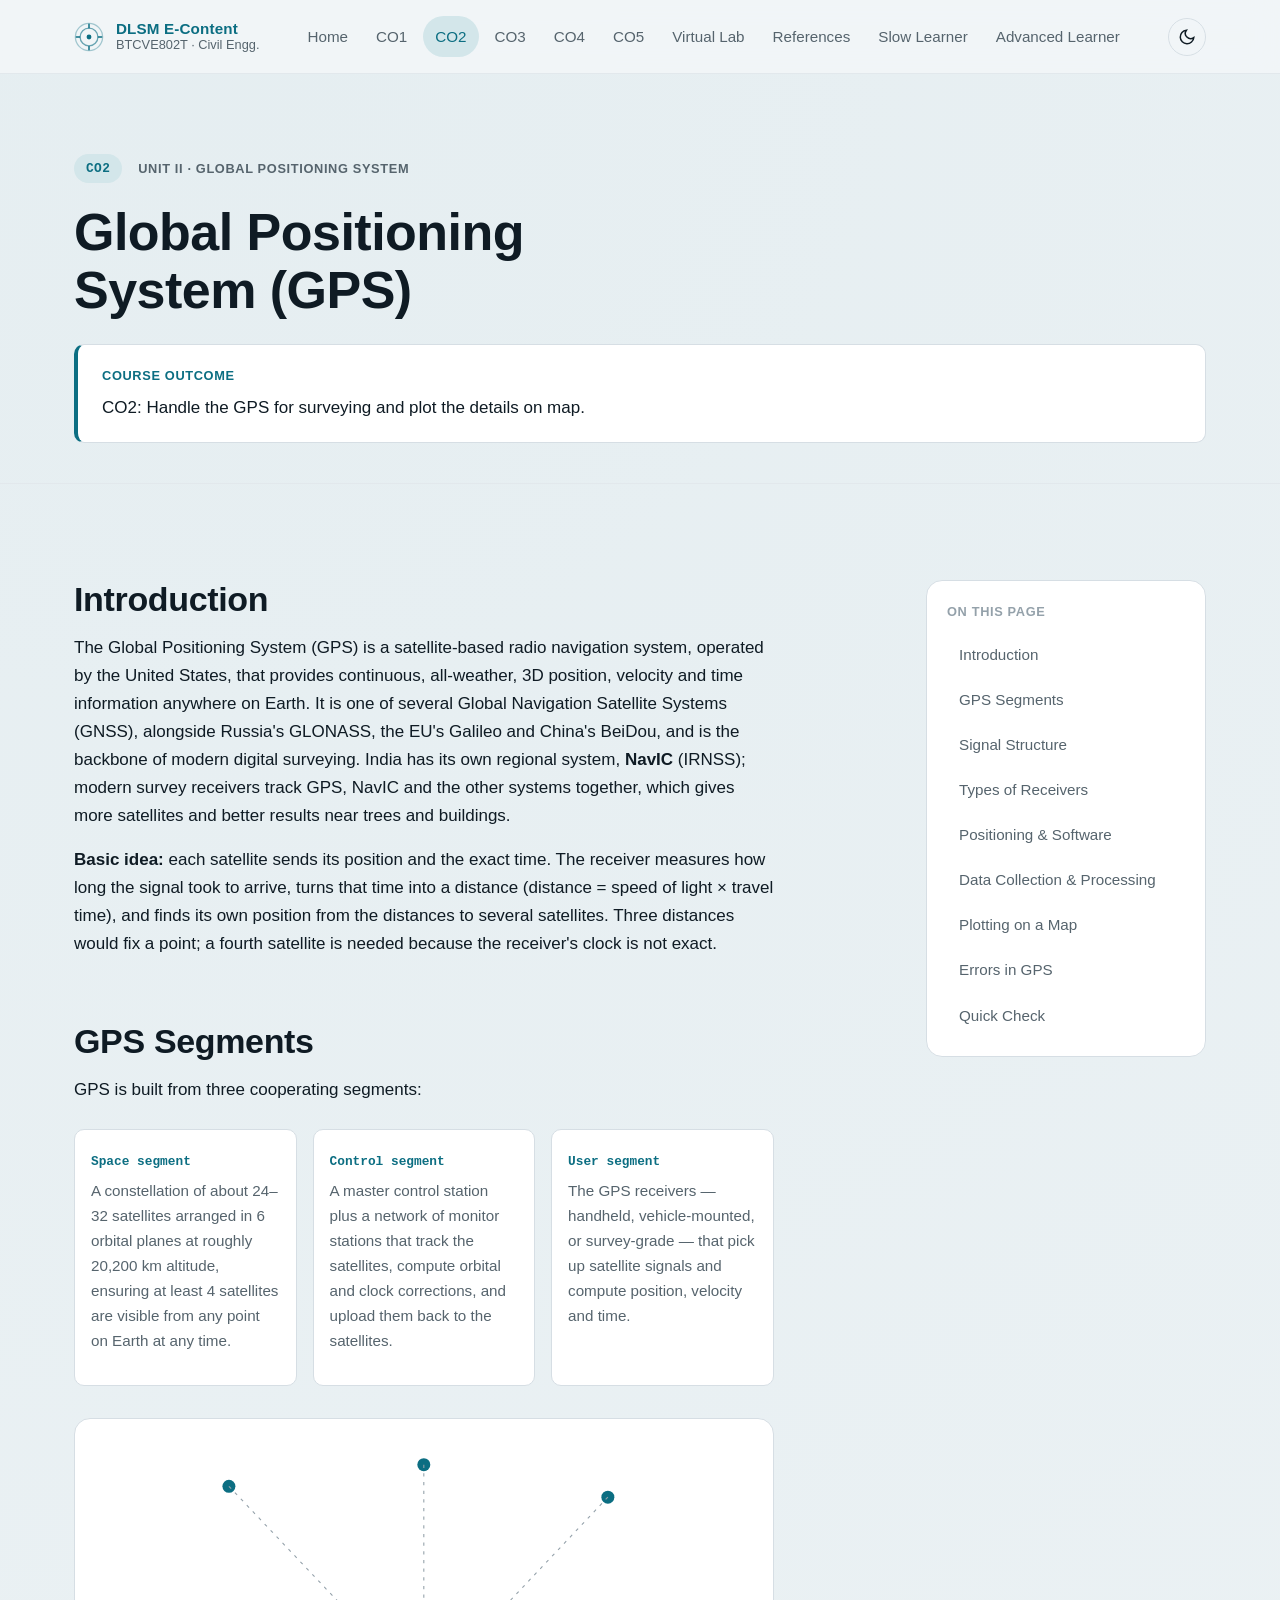
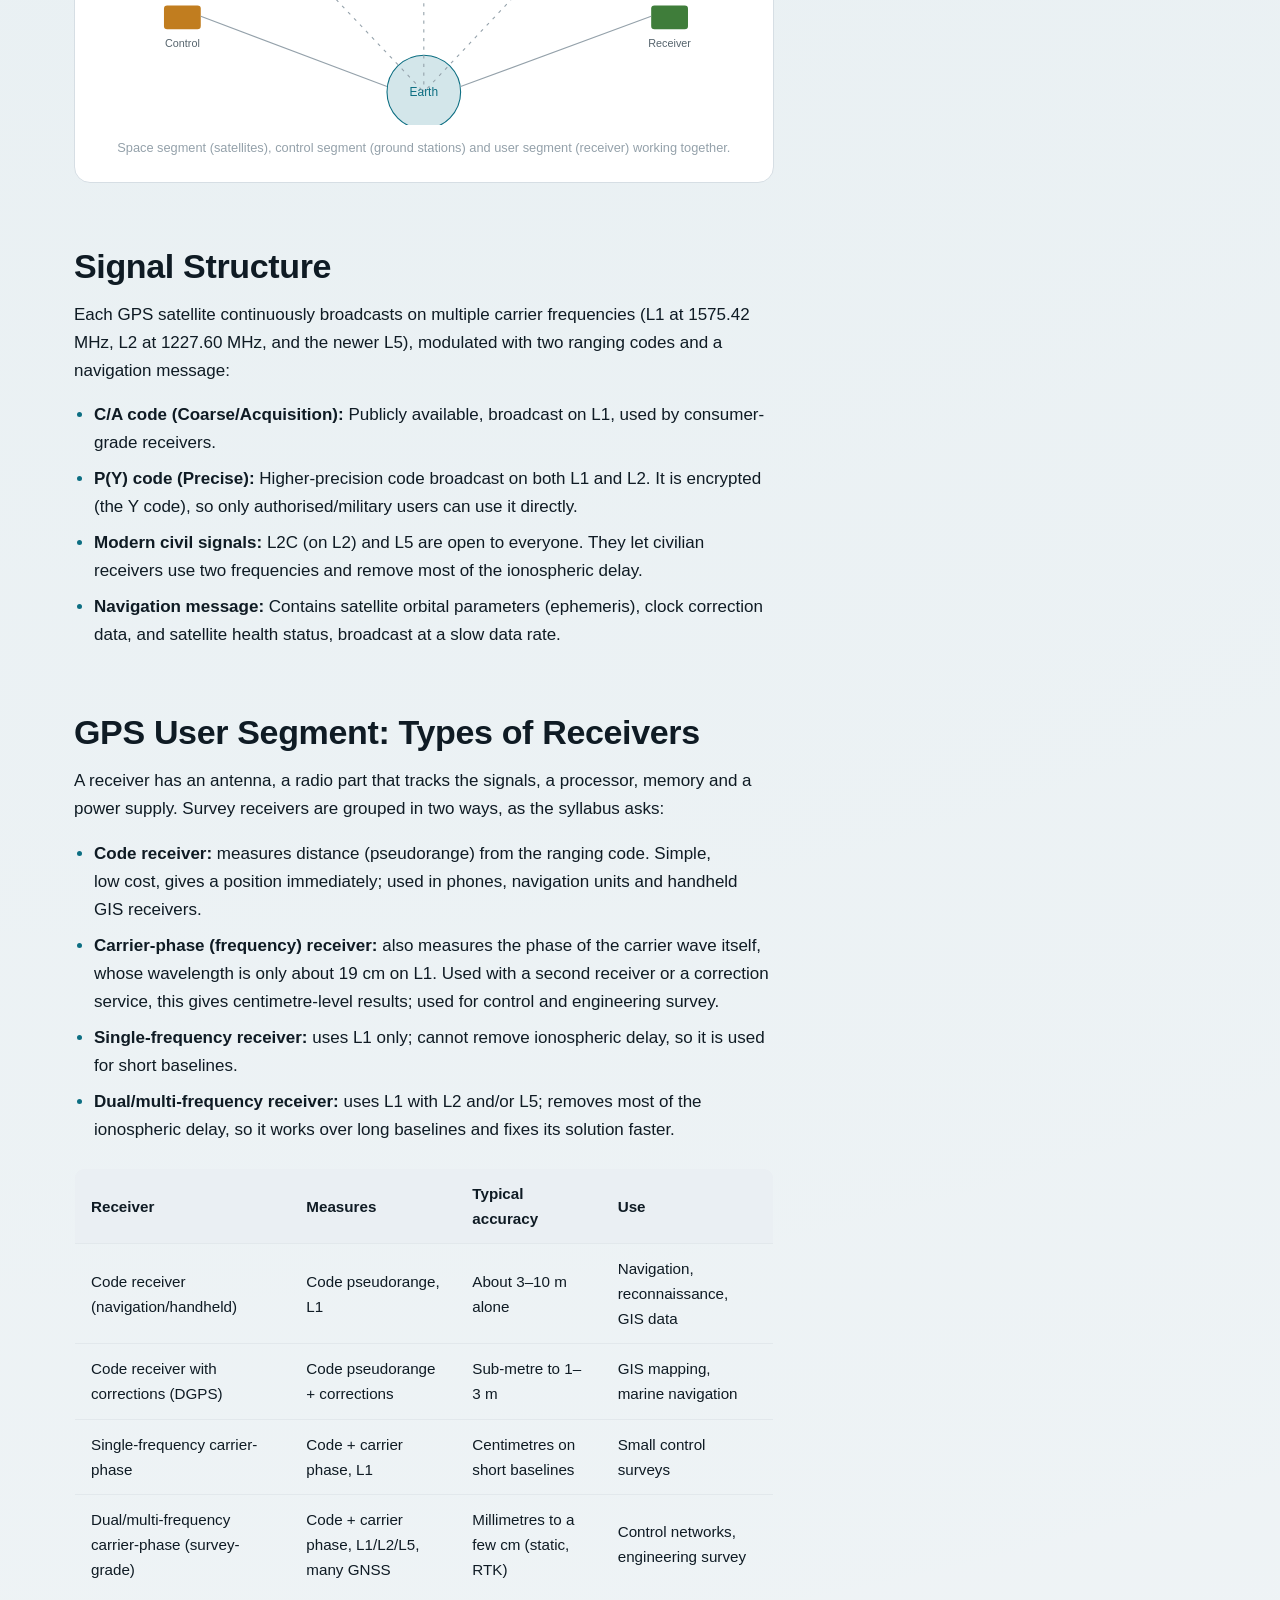
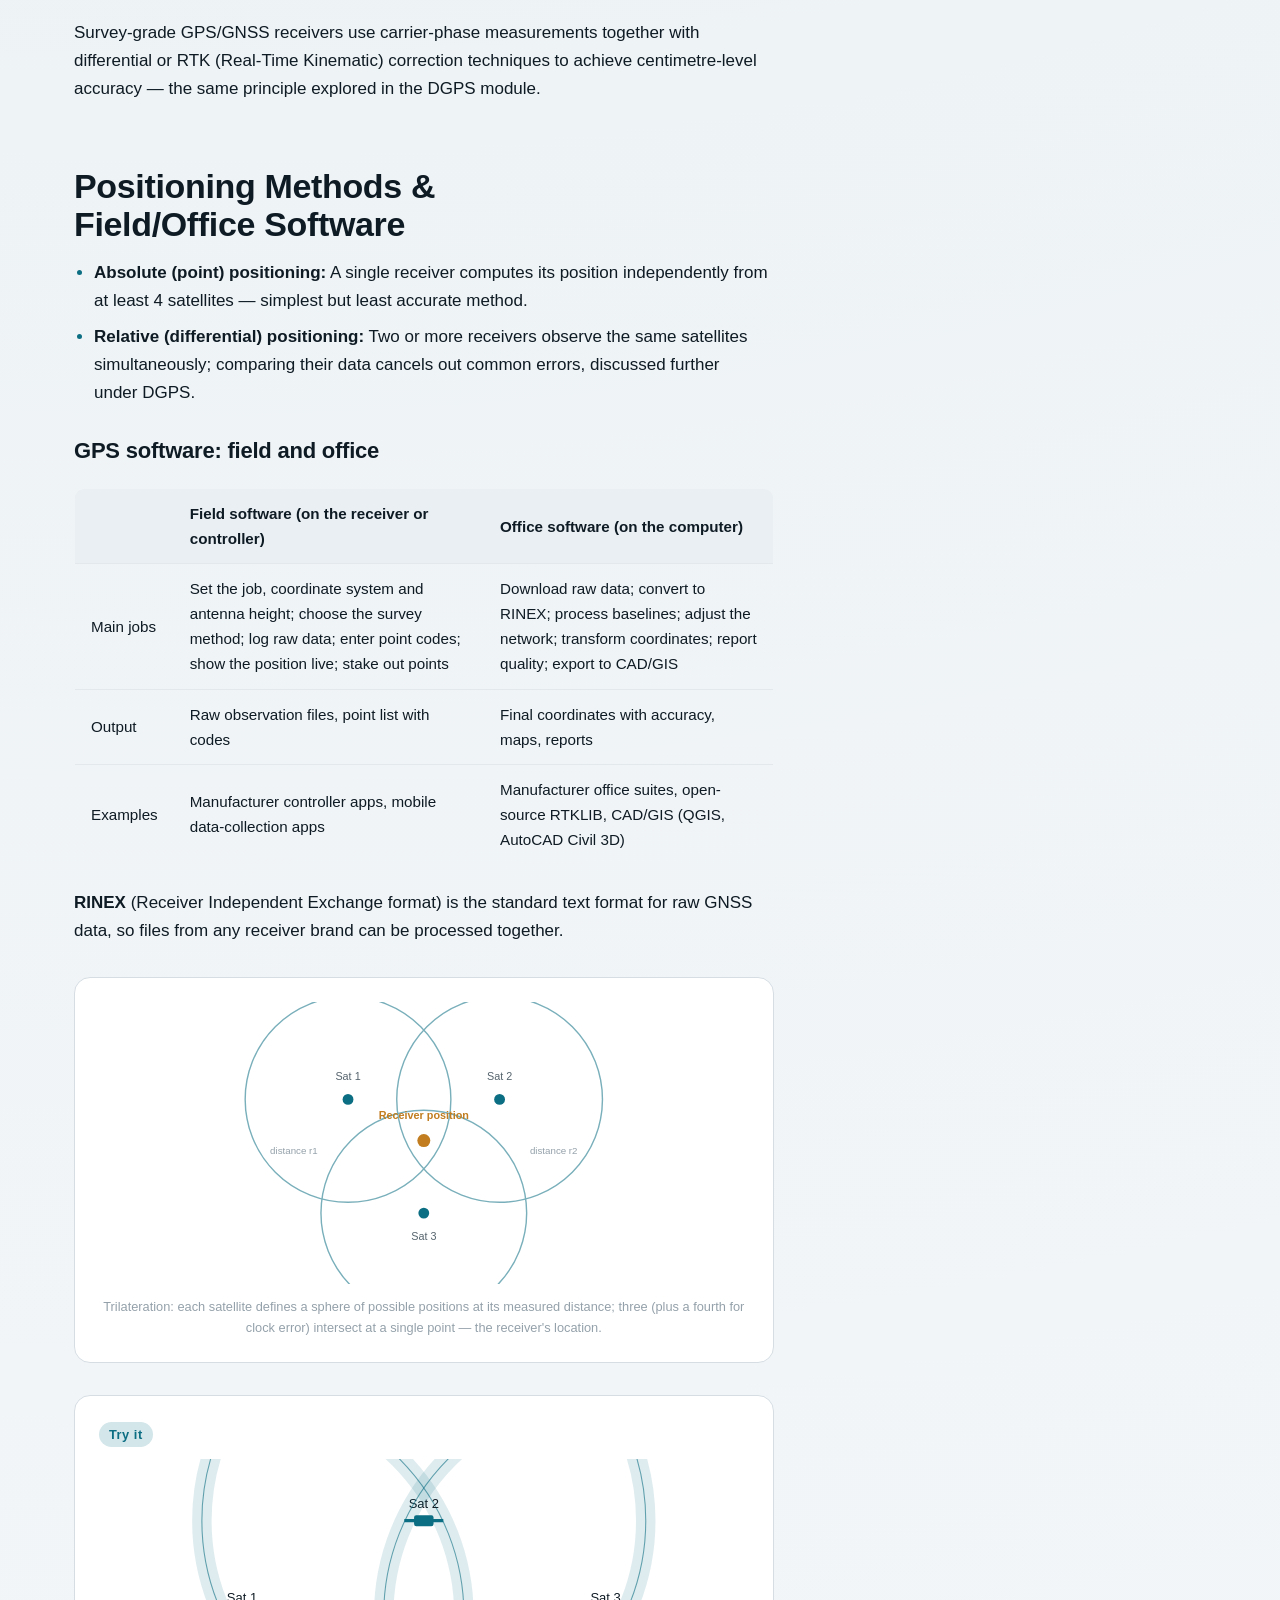
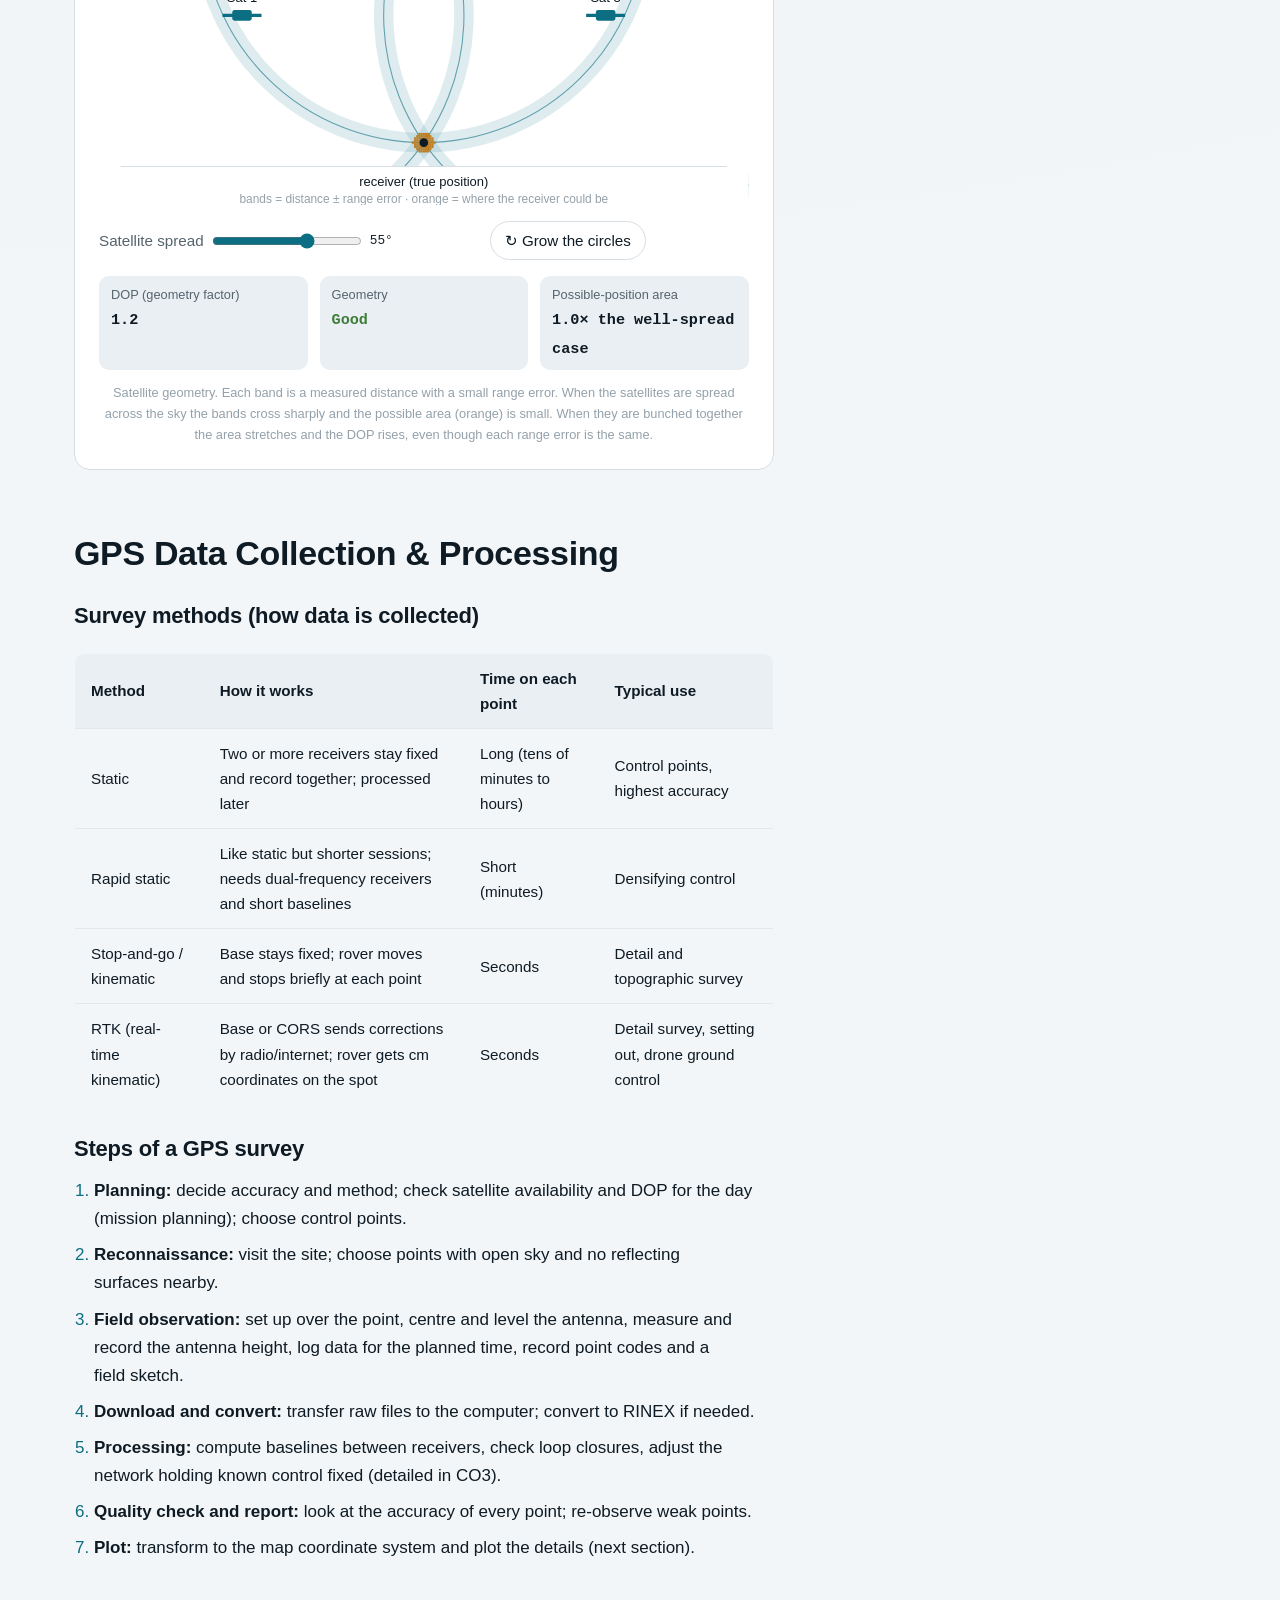
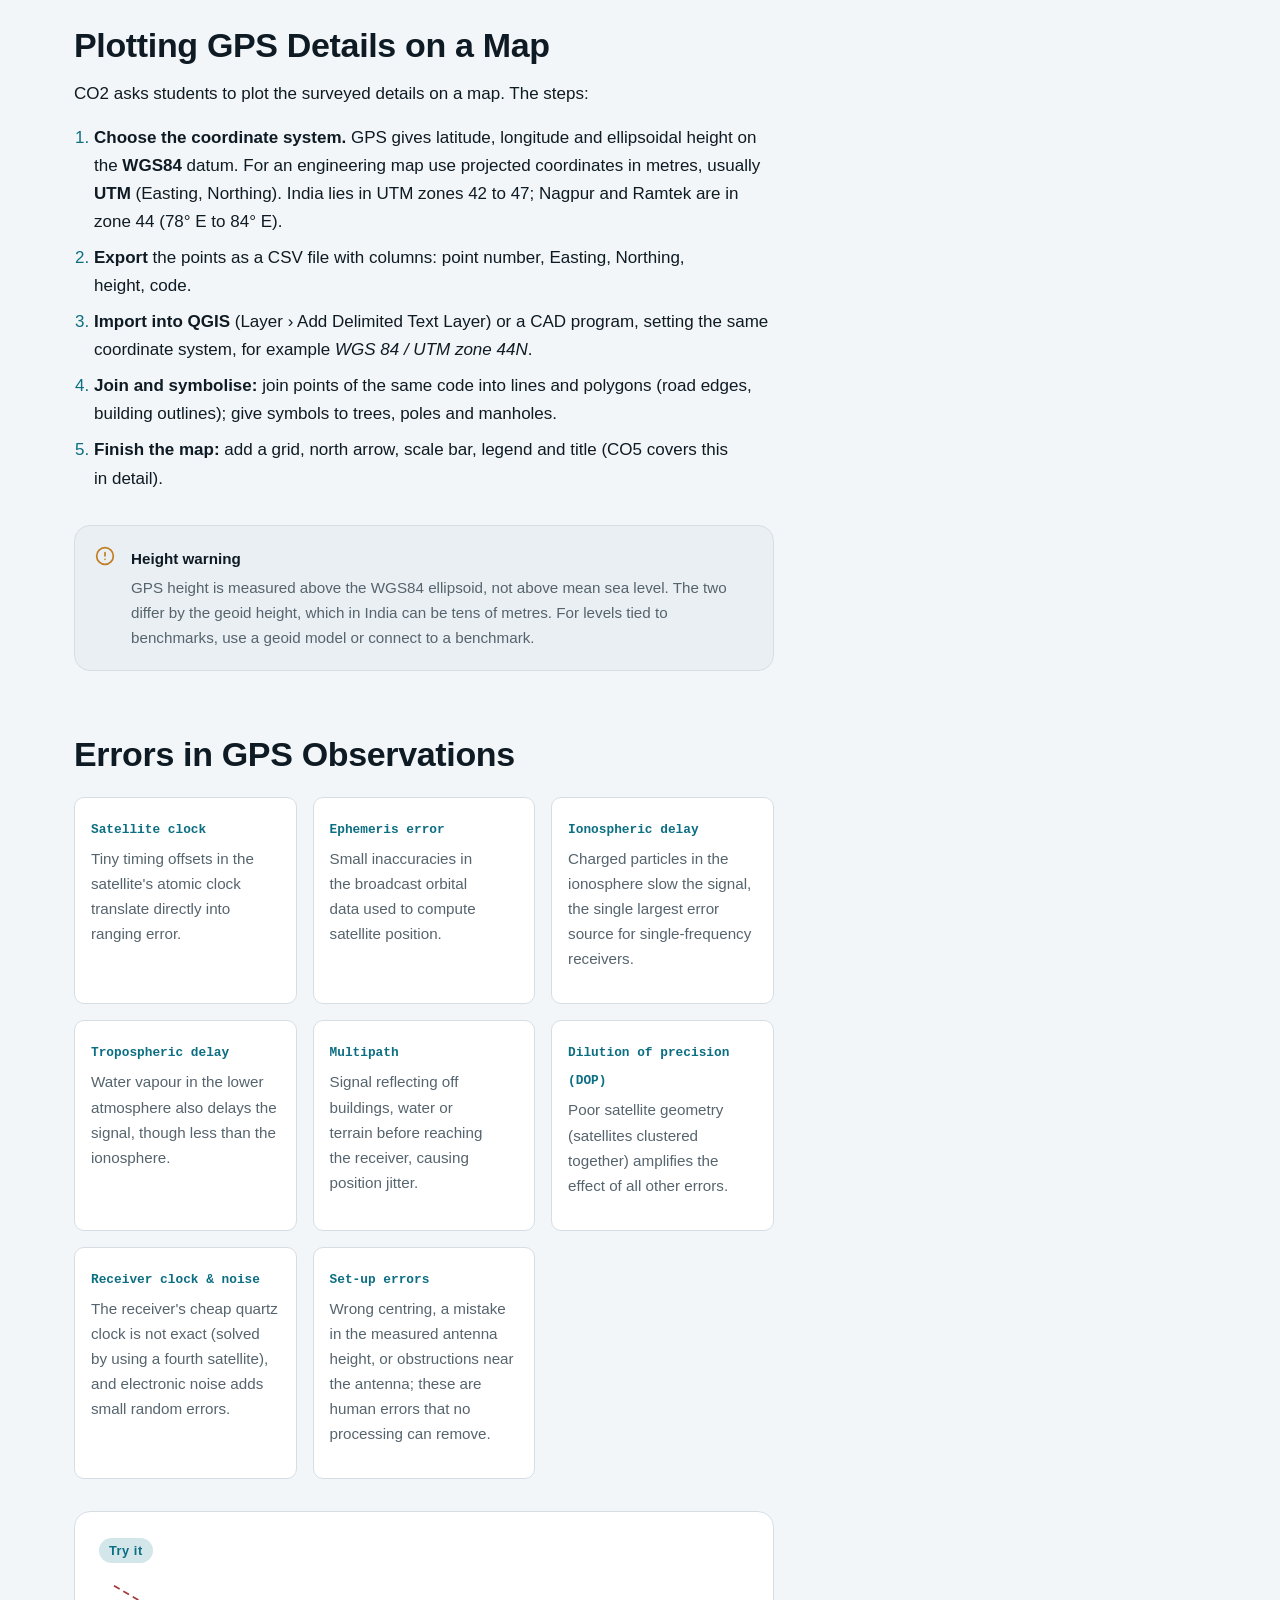
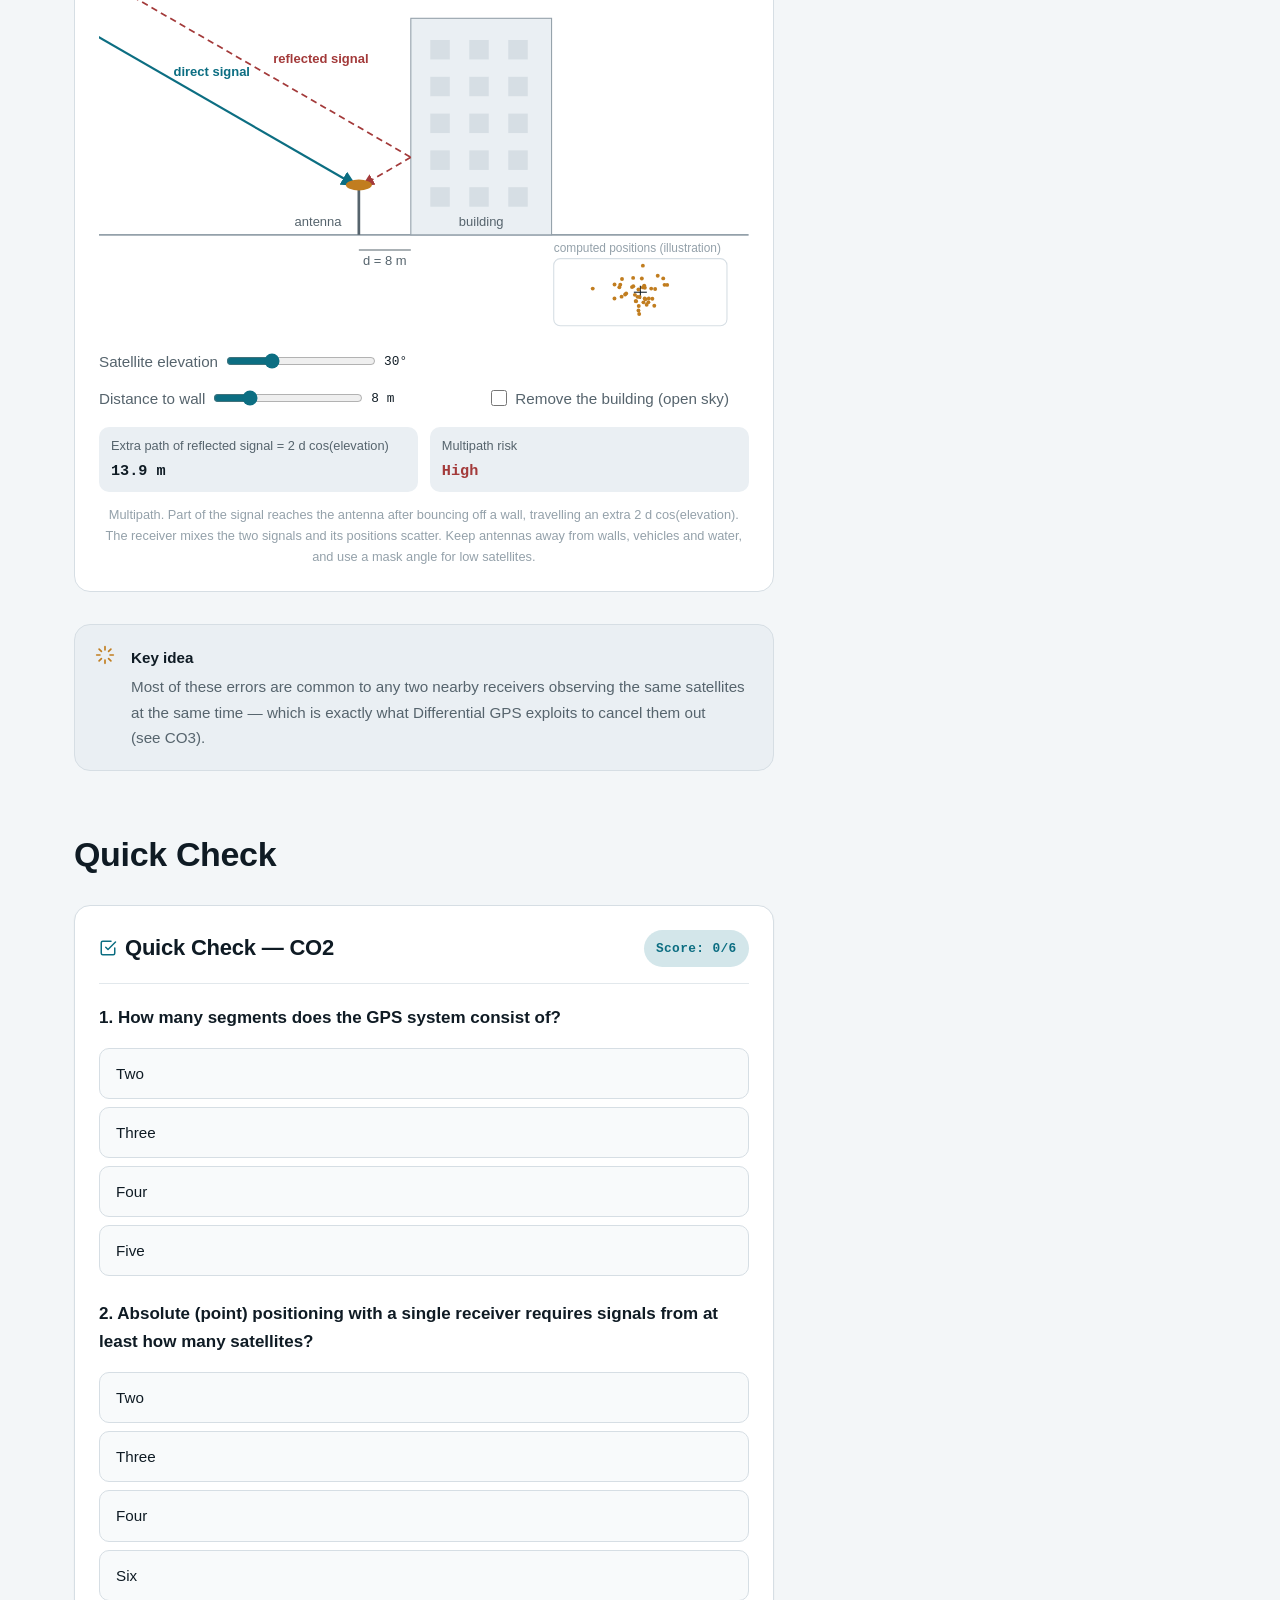
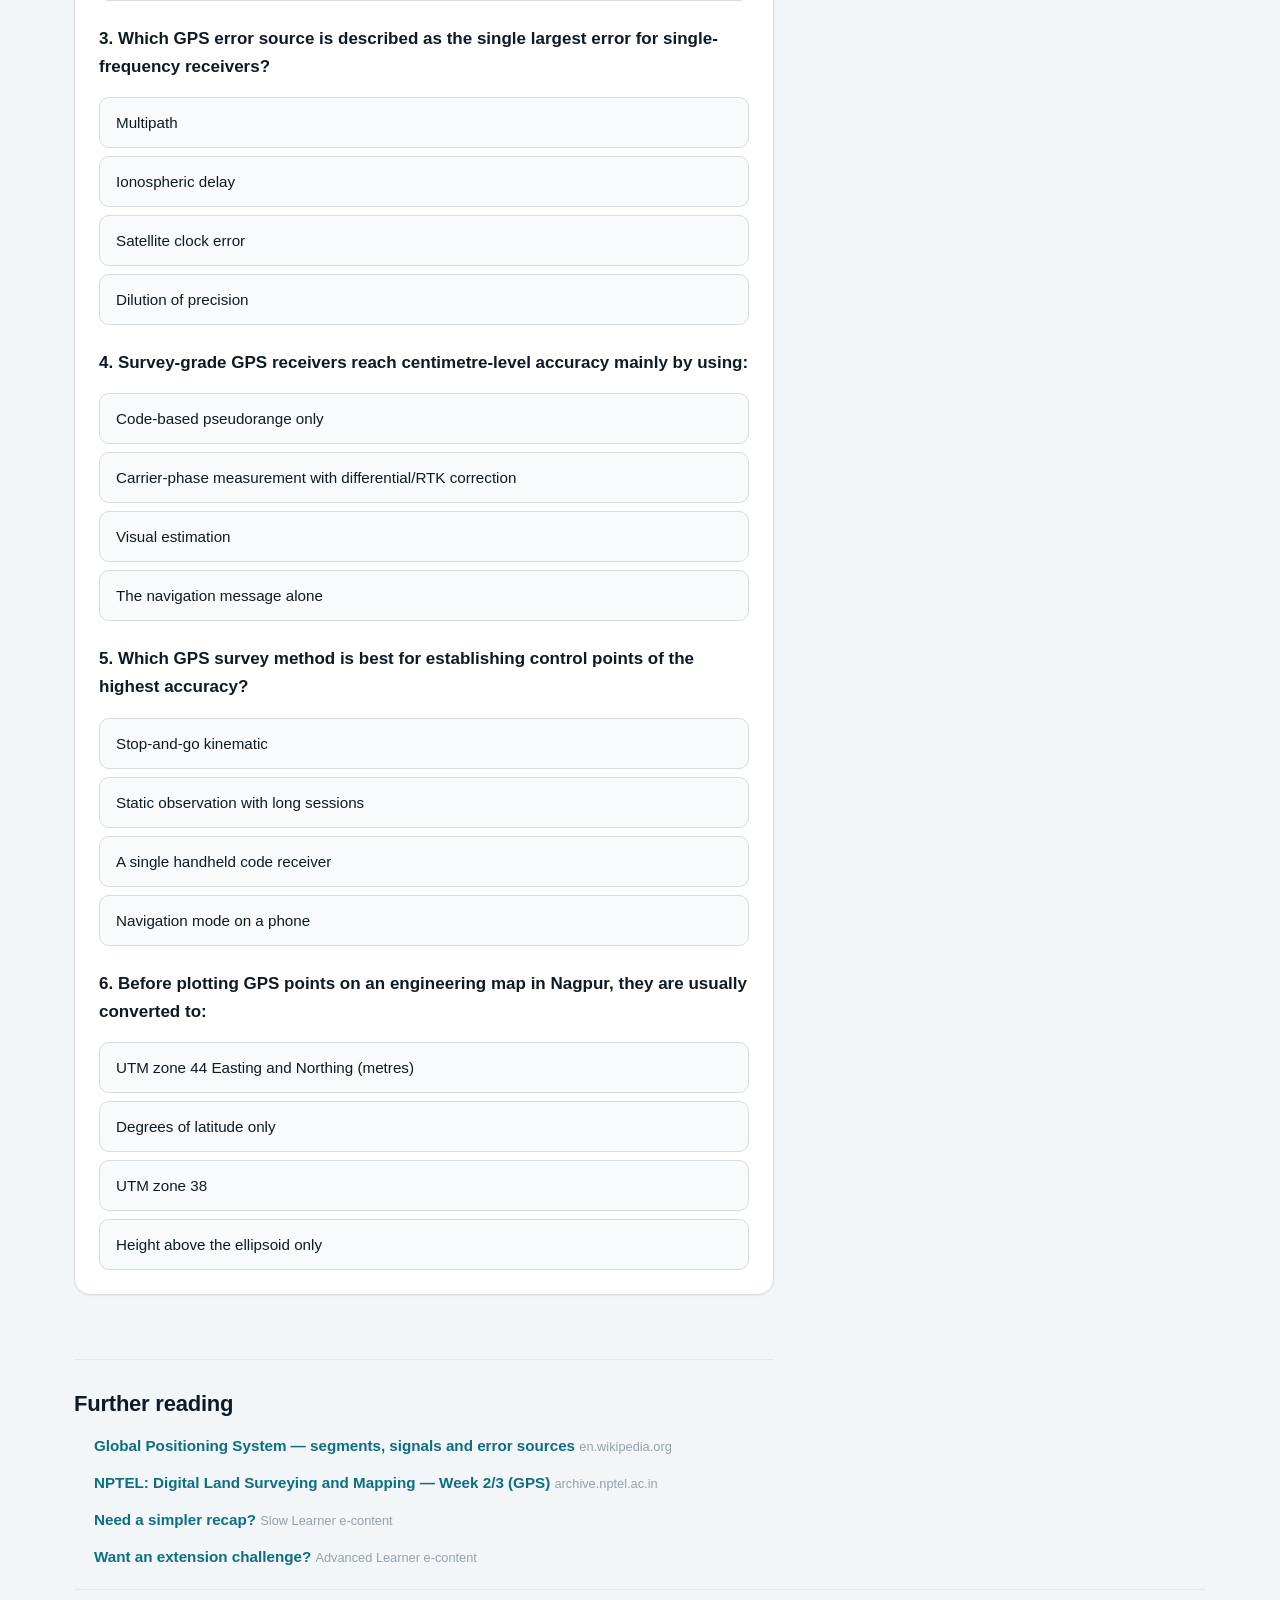
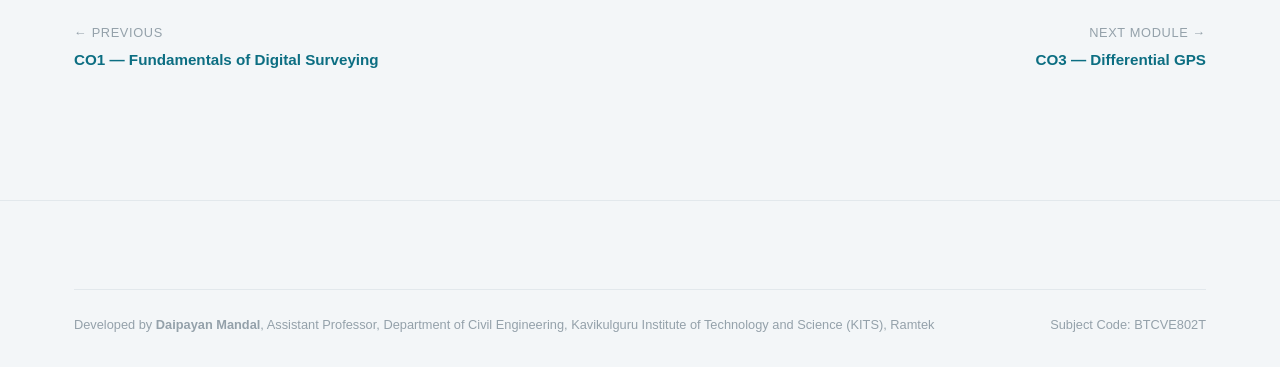
<file: co2.html>
<!DOCTYPE html>
<html lang="en">
<head>
<meta charset="UTF-8" />
<meta name="viewport" content="width=device-width, initial-scale=1.0" />
<title>CO2 — Global Positioning System (GPS) | DLSM E-Content</title>
<meta name="description" content="CO2: Handle the GPS for surveying and plot the details on map — GPS segments, signal structure, receiver types, positioning methods and sources of error." />
<link rel="preconnect" href="https://api.fontshare.com" />
<link href="https://api.fontshare.com/v2/css?f[]=cabinet-grotesk@700,500,400&f[]=satoshi@400,500,700&f[]=jetbrains-mono@500&display=swap" rel="stylesheet" />
<link rel="icon" href="favicon.svg" type="image/svg+xml" />
<link rel="stylesheet" href="css/style.css?v=20261127b" />
</head>
<body>
<a class="skip-link" href="#main">Skip to content</a>

<header class="site-header" data-site-header>
  <div class="container nav-bar">
    <a class="brand" href="index.html" aria-label="Home">
      <svg class="brand-mark" width="30" height="30" viewBox="0 0 32 32" fill="none" aria-hidden="true">
        <circle cx="16" cy="16" r="14.5" stroke="currentColor" stroke-width="1.4" opacity="0.35"/>
        <circle cx="16" cy="16" r="9.5" stroke="currentColor" stroke-width="1.4" opacity="0.6"/>
        <circle cx="16" cy="16" r="2.6" fill="currentColor"/>
        <path d="M16 2.5V6M16 26v3.5M2.5 16H6M26 16h3.5" stroke="currentColor" stroke-width="1.6" stroke-linecap="round"/>
      </svg>
      <span class="brand-text">
        <span class="brand-title">DLSM E-Content</span>
        <span class="brand-sub">BTCVE802T · Civil Engg.</span>
      </span>
    </a>
    <button class="nav-toggle" data-nav-toggle aria-label="Toggle menu" aria-expanded="false">
      <svg width="20" height="20" viewBox="0 0 24 24" fill="none" stroke="currentColor" stroke-width="2" stroke-linecap="round"><path d="M4 6h16M4 12h16M4 18h16"/></svg>
    </button>
    <ul class="nav-links" data-nav-links>
      <li><a href="index.html">Home</a></li>
      <li><a href="co1.html">CO1</a></li>
      <li><a href="co2.html" aria-current="page">CO2</a></li>
      <li><a href="co3.html">CO3</a></li>
      <li><a href="co4.html">CO4</a></li>
      <li><a href="co5.html">CO5</a></li>
      <li><a href="virtual-lab.html">Virtual Lab</a></li>
      <li><a href="references.html">References</a></li>
      <li><a href="slow-learner.html">Slow Learner</a></li>
      <li><a href="advanced-learner.html">Advanced Learner</a></li>
    </ul>
    <div class="nav-right">
      <button class="theme-toggle" data-theme-toggle aria-label="Toggle dark mode"></button>
    </div>
  </div>
</header>

<main id="main">

  <section class="co-hero">
    <div class="container">
      <div class="co-hero-top">
        <span class="co-badge">CO2</span>
        <span class="unit-tag">Unit II · Global Positioning System</span>
      </div>
      <h1>Global Positioning System (GPS)</h1>
      <div class="outcome-box">
        <span class="label">Course Outcome</span>
        <p>CO2: Handle the GPS for surveying and plot the details on map.</p>
      </div>
    </div>
  </section>

  <section class="section">
    <div class="container content-grid">

      <article class="prose">

        <h2 id="introduction">Introduction</h2>
        <p>The Global Positioning System (GPS) is a satellite-based radio navigation system, operated by the United States, that provides continuous, all-weather, 3D position, velocity and time information anywhere on Earth. It is one of several Global Navigation Satellite Systems (GNSS), alongside Russia's GLONASS, the EU's Galileo and China's BeiDou, and is the backbone of modern digital surveying. India has its own regional system, <strong>NavIC</strong> (IRNSS); modern survey receivers track GPS, NavIC and the other systems together, which gives more satellites and better results near trees and buildings.</p>
        <p><strong>Basic idea:</strong> each satellite sends its position and the exact time. The receiver measures how long the signal took to arrive, turns that time into a distance (distance = speed of light × travel time), and finds its own position from the distances to several satellites. Three distances would fix a point; a fourth satellite is needed because the receiver's clock is not exact.</p>

        <h2 id="segments">GPS Segments</h2>
        <p>GPS is built from three cooperating segments:</p>
        <div class="error-grid">
          <div class="error-item"><span class="tag">Space segment</span><p>A constellation of about 24–32 satellites arranged in 6 orbital planes at roughly 20,200 km altitude, ensuring at least 4 satellites are visible from any point on Earth at any time.</p></div>
          <div class="error-item"><span class="tag">Control segment</span><p>A master control station plus a network of monitor stations that track the satellites, compute orbital and clock corrections, and upload them back to the satellites.</p></div>
          <div class="error-item"><span class="tag">User segment</span><p>The GPS receivers — handheld, vehicle-mounted, or survey-grade — that pick up satellite signals and compute position, velocity and time.</p></div>
        </div>
        <figure class="diagram-card">
          <svg viewBox="0 0 600 260" role="img" aria-label="Diagram of GPS segments: satellites in space, a ground control station, and a receiver on Earth">
            <circle cx="300" cy="230" r="34" fill="var(--color-primary-highlight)" stroke="var(--color-primary)"/>
            <text x="300" y="234" font-size="11" text-anchor="middle" fill="var(--color-primary)">Earth</text>
            <g fill="var(--color-primary)">
              <circle cx="120" cy="40" r="6"/><circle cx="300" cy="20" r="6"/><circle cx="470" cy="50" r="6"/>
            </g>
            <g stroke="var(--color-text-faint)" stroke-width="1" stroke-dasharray="3 5">
              <line x1="120" y1="40" x2="300" y2="230"/>
              <line x1="300" y1="20" x2="300" y2="230"/>
              <line x1="470" y1="50" x2="300" y2="230"/>
            </g>
            <g>
              <rect x="60" y="150" width="34" height="22" rx="3" fill="var(--color-amber)"/>
              <text x="77" y="188" font-size="10" text-anchor="middle" fill="var(--color-text-muted)">Control</text>
              <line x1="94" y1="160" x2="266" y2="225" stroke="var(--color-text-faint)" stroke-width="1"/>
            </g>
            <g>
              <rect x="510" y="150" width="34" height="22" rx="3" fill="var(--color-success)"/>
              <text x="527" y="188" font-size="10" text-anchor="middle" fill="var(--color-text-muted)">Receiver</text>
              <line x1="510" y1="160" x2="334" y2="225" stroke="var(--color-text-faint)" stroke-width="1"/>
            </g>
          </svg>
          <figcaption>Space segment (satellites), control segment (ground stations) and user segment (receiver) working together.</figcaption>
        </figure>

        <h2 id="signal">Signal Structure</h2>
        <p>Each GPS satellite continuously broadcasts on multiple carrier frequencies (L1 at 1575.42 MHz, L2 at 1227.60 MHz, and the newer L5), modulated with two ranging codes and a navigation message:</p>
        <ul>
          <li><strong>C/A code (Coarse/Acquisition):</strong> Publicly available, broadcast on L1, used by consumer-grade receivers.</li>
          <li><strong>P(Y) code (Precise):</strong> Higher-precision code broadcast on both L1 and L2. It is encrypted (the Y code), so only authorised/military users can use it directly.</li>
          <li><strong>Modern civil signals:</strong> L2C (on L2) and L5 are open to everyone. They let civilian receivers use two frequencies and remove most of the ionospheric delay.</li>
          <li><strong>Navigation message:</strong> Contains satellite orbital parameters (ephemeris), clock correction data, and satellite health status, broadcast at a slow data rate.</li>
        </ul>

        <h2 id="receivers">GPS User Segment: Types of Receivers</h2>
        <p>A receiver has an antenna, a radio part that tracks the signals, a processor, memory and a power supply. Survey receivers are grouped in two ways, as the syllabus asks:</p>
        <ul>
          <li><strong>Code receiver:</strong> measures distance (pseudorange) from the ranging code. Simple, low cost, gives a position immediately; used in phones, navigation units and handheld GIS receivers.</li>
          <li><strong>Carrier-phase (frequency) receiver:</strong> also measures the phase of the carrier wave itself, whose wavelength is only about 19 cm on L1. Used with a second receiver or a correction service, this gives centimetre-level results; used for control and engineering survey.</li>
          <li><strong>Single-frequency receiver:</strong> uses L1 only; cannot remove ionospheric delay, so it is used for short baselines.</li>
          <li><strong>Dual/multi-frequency receiver:</strong> uses L1 with L2 and/or L5; removes most of the ionospheric delay, so it works over long baselines and fixes its solution faster.</li>
        </ul>
        <table class="data-table">
          <thead><tr><th>Receiver</th><th>Measures</th><th>Typical accuracy</th><th>Use</th></tr></thead>
          <tbody>
            <tr><td>Code receiver (navigation/handheld)</td><td>Code pseudorange, L1</td><td>About 3–10 m alone</td><td>Navigation, reconnaissance, GIS data</td></tr>
            <tr><td>Code receiver with corrections (DGPS)</td><td>Code pseudorange + corrections</td><td>Sub-metre to 1–3 m</td><td>GIS mapping, marine navigation</td></tr>
            <tr><td>Single-frequency carrier-phase</td><td>Code + carrier phase, L1</td><td>Centimetres on short baselines</td><td>Small control surveys</td></tr>
            <tr><td>Dual/multi-frequency carrier-phase (survey-grade)</td><td>Code + carrier phase, L1/L2/L5, many GNSS</td><td>Millimetres to a few cm (static, RTK)</td><td>Control networks, engineering survey</td></tr>
          </tbody>
        </table>
        <p>Survey-grade GPS/GNSS receivers use carrier-phase measurements together with differential or RTK (Real-Time Kinematic) correction techniques to achieve centimetre-level accuracy — the same principle explored in the DGPS module.</p>

        <h2 id="positioning">Positioning Methods &amp; Field/Office Software</h2>
        <ul>
          <li><strong>Absolute (point) positioning:</strong> A single receiver computes its position independently from at least 4 satellites — simplest but least accurate method.</li>
          <li><strong>Relative (differential) positioning:</strong> Two or more receivers observe the same satellites simultaneously; comparing their data cancels out common errors, discussed further under DGPS.</li>
        </ul>
        <h3 id="software">GPS software: field and office</h3>
        <table class="data-table">
          <thead><tr><th></th><th>Field software (on the receiver or controller)</th><th>Office software (on the computer)</th></tr></thead>
          <tbody>
            <tr><td>Main jobs</td><td>Set the job, coordinate system and antenna height; choose the survey method; log raw data; enter point codes; show the position live; stake out points</td><td>Download raw data; convert to RINEX; process baselines; adjust the network; transform coordinates; report quality; export to CAD/GIS</td></tr>
            <tr><td>Output</td><td>Raw observation files, point list with codes</td><td>Final coordinates with accuracy, maps, reports</td></tr>
            <tr><td>Examples</td><td>Manufacturer controller apps, mobile data-collection apps</td><td>Manufacturer office suites, open-source RTKLIB, CAD/GIS (QGIS, AutoCAD Civil 3D)</td></tr>
          </tbody>
        </table>
        <p><strong>RINEX</strong> (Receiver Independent Exchange format) is the standard text format for raw GNSS data, so files from any receiver brand can be processed together.</p>

        <figure class="diagram-card">
          <svg viewBox="0 0 600 260" role="img" aria-label="Diagram showing trilateration: three overlapping distance circles from satellites intersecting at the receiver position">
            <g fill="none" stroke="var(--color-primary)" stroke-width="1.3" opacity="0.55">
              <circle cx="230" cy="90" r="95"/>
              <circle cx="370" cy="90" r="95"/>
              <circle cx="300" cy="195" r="95"/>
            </g>
            <g fill="var(--color-primary)">
              <circle cx="230" cy="90" r="5"/>
              <circle cx="370" cy="90" r="5"/>
              <circle cx="300" cy="195" r="5"/>
            </g>
            <g font-size="10" fill="var(--color-text-muted)" text-anchor="middle">
              <text x="230" y="72">Sat 1</text>
              <text x="370" y="72">Sat 2</text>
              <text x="300" y="220">Sat 3</text>
            </g>
            <g font-size="9" fill="var(--color-text-faint)" text-anchor="middle">
              <text x="180" y="140">distance r1</text>
              <text x="420" y="140">distance r2</text>
            </g>
            <circle cx="300" cy="128" r="6" fill="var(--color-amber)"/>
            <text x="300" y="108" font-size="10" font-weight="700" fill="var(--color-amber)" text-anchor="middle">Receiver position</text>
          </svg>
          <figcaption>Trilateration: each satellite defines a sphere of possible positions at its measured distance; three (plus a fourth for clock error) intersect at a single point — the receiver's location.</figcaption>
        </figure>
        <figure class="diagram-card ia" data-ia="dop">
          <span class="ia-badge">Try it</span>
          <div class="ia-mount"></div>
          <figcaption>Satellite geometry. Each band is a measured distance with a small range error. When the satellites are spread across the sky the bands cross sharply and the possible area (orange) is small. When they are bunched together the area stretches and the DOP rises, even though each range error is the same.</figcaption>
        </figure>

        <h2 id="collection">GPS Data Collection &amp; Processing</h2>
        <h3>Survey methods (how data is collected)</h3>
        <table class="data-table">
          <thead><tr><th>Method</th><th>How it works</th><th>Time on each point</th><th>Typical use</th></tr></thead>
          <tbody>
            <tr><td>Static</td><td>Two or more receivers stay fixed and record together; processed later</td><td>Long (tens of minutes to hours)</td><td>Control points, highest accuracy</td></tr>
            <tr><td>Rapid static</td><td>Like static but shorter sessions; needs dual-frequency receivers and short baselines</td><td>Short (minutes)</td><td>Densifying control</td></tr>
            <tr><td>Stop-and-go / kinematic</td><td>Base stays fixed; rover moves and stops briefly at each point</td><td>Seconds</td><td>Detail and topographic survey</td></tr>
            <tr><td>RTK (real-time kinematic)</td><td>Base or CORS sends corrections by radio/internet; rover gets cm coordinates on the spot</td><td>Seconds</td><td>Detail survey, setting out, drone ground control</td></tr>
          </tbody>
        </table>
        <h3>Steps of a GPS survey</h3>
        <ol>
          <li><strong>Planning:</strong> decide accuracy and method; check satellite availability and DOP for the day (mission planning); choose control points.</li>
          <li><strong>Reconnaissance:</strong> visit the site; choose points with open sky and no reflecting surfaces nearby.</li>
          <li><strong>Field observation:</strong> set up over the point, centre and level the antenna, measure and record the antenna height, log data for the planned time, record point codes and a field sketch.</li>
          <li><strong>Download and convert:</strong> transfer raw files to the computer; convert to RINEX if needed.</li>
          <li><strong>Processing:</strong> compute baselines between receivers, check loop closures, adjust the network holding known control fixed (detailed in CO3).</li>
          <li><strong>Quality check and report:</strong> look at the accuracy of every point; re-observe weak points.</li>
          <li><strong>Plot:</strong> transform to the map coordinate system and plot the details (next section).</li>
        </ol>

        <h2 id="plotting">Plotting GPS Details on a Map</h2>
        <p>CO2 asks students to plot the surveyed details on a map. The steps:</p>
        <ol>
          <li><strong>Choose the coordinate system.</strong> GPS gives latitude, longitude and ellipsoidal height on the <strong>WGS84</strong> datum. For an engineering map use projected coordinates in metres, usually <strong>UTM</strong> (Easting, Northing). India lies in UTM zones 42 to 47; Nagpur and Ramtek are in zone 44 (78° E to 84° E).</li>
          <li><strong>Export</strong> the points as a CSV file with columns: point number, Easting, Northing, height, code.</li>
          <li><strong>Import into QGIS</strong> (Layer › Add Delimited Text Layer) or a CAD program, setting the same coordinate system, for example <em>WGS 84 / UTM zone 44N</em>.</li>
          <li><strong>Join and symbolise:</strong> join points of the same code into lines and polygons (road edges, building outlines); give symbols to trees, poles and manholes.</li>
          <li><strong>Finish the map:</strong> add a grid, north arrow, scale bar, legend and title (CO5 covers this in detail).</li>
        </ol>
        <div class="callout">
          <span class="icon"><svg width="20" height="20" viewBox="0 0 24 24" fill="none" stroke="currentColor" stroke-width="2" stroke-linecap="round"><circle cx="12" cy="12" r="10"/><path d="M12 8v4M12 16h.01"/></svg></span>
          <div>
            <strong>Height warning</strong>
            <p>GPS height is measured above the WGS84 ellipsoid, not above mean sea level. The two differ by the geoid height, which in India can be tens of metres. For levels tied to benchmarks, use a geoid model or connect to a benchmark.</p>
          </div>
        </div>

        <h2 id="errors">Errors in GPS Observations</h2>
        <div class="error-grid">
          <div class="error-item"><span class="tag">Satellite clock</span><p>Tiny timing offsets in the satellite's atomic clock translate directly into ranging error.</p></div>
          <div class="error-item"><span class="tag">Ephemeris error</span><p>Small inaccuracies in the broadcast orbital data used to compute satellite position.</p></div>
          <div class="error-item"><span class="tag">Ionospheric delay</span><p>Charged particles in the ionosphere slow the signal, the single largest error source for single-frequency receivers.</p></div>
          <div class="error-item"><span class="tag">Tropospheric delay</span><p>Water vapour in the lower atmosphere also delays the signal, though less than the ionosphere.</p></div>
          <div class="error-item"><span class="tag">Multipath</span><p>Signal reflecting off buildings, water or terrain before reaching the receiver, causing position jitter.</p></div>
          <div class="error-item"><span class="tag">Dilution of precision (DOP)</span><p>Poor satellite geometry (satellites clustered together) amplifies the effect of all other errors.</p></div>
          <div class="error-item"><span class="tag">Receiver clock &amp; noise</span><p>The receiver's cheap quartz clock is not exact (solved by using a fourth satellite), and electronic noise adds small random errors.</p></div>
          <div class="error-item"><span class="tag">Set-up errors</span><p>Wrong centring, a mistake in the measured antenna height, or obstructions near the antenna; these are human errors that no processing can remove.</p></div>
        </div>

        <figure class="diagram-card ia" data-ia="multipath">
          <span class="ia-badge">Try it</span>
          <div class="ia-mount"></div>
          <figcaption>Multipath. Part of the signal reaches the antenna after bouncing off a wall, travelling an extra 2 d cos(elevation). The receiver mixes the two signals and its positions scatter. Keep antennas away from walls, vehicles and water, and use a mask angle for low satellites.</figcaption>
        </figure>
        <div class="callout">
          <span class="icon"><svg width="20" height="20" viewBox="0 0 24 24" fill="none" stroke="currentColor" stroke-width="2" stroke-linecap="round"><path d="M12 2v4M12 18v4M4.9 4.9l2.8 2.8M16.3 16.3l2.8 2.8M2 12h4M18 12h4M4.9 19.1l2.8-2.8M16.3 7.7l2.8-2.8"/></svg></span>
          <div>
            <strong>Key idea</strong>
            <p>Most of these errors are common to any two nearby receivers observing the same satellites at the same time — which is exactly what Differential GPS exploits to cancel them out (see CO3).</p>
          </div>
        </div>

        <h2 id="quiz">Quick Check</h2>
        <div class="quiz-card" data-quiz>
          <div class="quiz-head">
            <h3><svg class="quiz-icon" width="18" height="18" viewBox="0 0 24 24" fill="none" stroke="currentColor" stroke-width="2" stroke-linecap="round" stroke-linejoin="round"><path d="M9 11l3 3L22 4"/><path d="M21 12v7a2 2 0 0 1-2 2H5a2 2 0 0 1-2-2V5a2 2 0 0 1 2-2h11"/></svg>Quick Check — CO2</h3>
            <span class="quiz-score" data-quiz-score>Score: 0/6</span>
          </div>
          <div class="quiz-questions" data-quiz-questions></div>
          <div class="quiz-footer" data-quiz-footer hidden>
            <p class="quiz-result" data-quiz-result></p>
            <button class="quiz-retry" data-quiz-retry type="button">Retake Quiz</button>
          </div>
          <script type="application/json" data-quiz-data>
[
  {
    "q": "How many segments does the GPS system consist of?",
    "options": [
      "Two",
      "Three",
      "Four",
      "Five"
    ],
    "correct": 1,
    "explain": "GPS is built from three cooperating segments: space, control and user."
  },
  {
    "q": "Absolute (point) positioning with a single receiver requires signals from at least how many satellites?",
    "options": [
      "Two",
      "Three",
      "Four",
      "Six"
    ],
    "correct": 2,
    "explain": "A single receiver needs at least four satellites to independently compute its 3D position and clock offset."
  },
  {
    "q": "Which GPS error source is described as the single largest error for single-frequency receivers?",
    "options": [
      "Multipath",
      "Ionospheric delay",
      "Satellite clock error",
      "Dilution of precision"
    ],
    "correct": 1,
    "explain": "Charged particles in the ionosphere slow the signal, making ionospheric delay the largest error source for single-frequency receivers."
  },
  {
    "q": "Survey-grade GPS receivers reach centimetre-level accuracy mainly by using:",
    "options": [
      "Code-based pseudorange only",
      "Carrier-phase measurement with differential/RTK correction",
      "Visual estimation",
      "The navigation message alone"
    ],
    "correct": 1,
    "explain": "Carrier-phase measurement combined with differential or RTK correction is what pushes survey-grade receivers to centimetre accuracy."
  },
  {
    "q": "Which GPS survey method is best for establishing control points of the highest accuracy?",
    "options": [
      "Stop-and-go kinematic",
      "Static observation with long sessions",
      "A single handheld code receiver",
      "Navigation mode on a phone"
    ],
    "correct": 1,
    "explain": "In static survey, receivers stay fixed and record together for a long time; the data is processed later to give the highest accuracy."
  },
  {
    "q": "Before plotting GPS points on an engineering map in Nagpur, they are usually converted to:",
    "options": [
      "UTM zone 44 Easting and Northing (metres)",
      "Degrees of latitude only",
      "UTM zone 38",
      "Height above the ellipsoid only"
    ],
    "correct": 0,
    "explain": "Engineering maps use projected coordinates in metres. Nagpur (about 79° E) lies in UTM zone 44, which covers 78° E to 84° E."
  }
]
          </script>
        </div>

        <div class="further-reading">
          <h2>Further reading</h2>
          <ul>
            <li><a href="https://en.wikipedia.org/wiki/Global_Positioning_System" target="_blank" rel="noopener">Global Positioning System — segments, signals and error sources</a> <span class="src">en.wikipedia.org</span></li>
            <li><a href="https://archive.nptel.ac.in/courses/105/107/105107158/" target="_blank" rel="noopener">NPTEL: Digital Land Surveying and Mapping — Week 2/3 (GPS)</a> <span class="src">archive.nptel.ac.in</span></li>
            <li><a href="slow-learner.html#co2">Need a simpler recap?</a> <span class="src">Slow Learner e-content</span></li>
            <li><a href="advanced-learner.html#co2">Want an extension challenge?</a> <span class="src">Advanced Learner e-content</span></li>
          </ul>
        </div>

      </article>

      <aside class="toc" aria-label="On this page">
        <span class="label">On this page</span>
        <ul>
          <li><a href="#introduction">Introduction</a></li>
          <li><a href="#segments">GPS Segments</a></li>
          <li><a href="#signal">Signal Structure</a></li>
          <li><a href="#receivers">Types of Receivers</a></li>
          <li><a href="#positioning">Positioning &amp; Software</a></li>
          <li><a href="#collection">Data Collection &amp; Processing</a></li>
          <li><a href="#plotting">Plotting on a Map</a></li>
          <li><a href="#errors">Errors in GPS</a></li>
          <li><a href="#quiz">Quick Check</a></li>
        </ul>
      </aside>

    </div>

    <div class="container">
      <div class="co-pager">
        <a class="pager-link" href="co1.html"><span class="dir">← Previous</span><span class="title">CO1 — Fundamentals of Digital Surveying</span></a>
        <a class="pager-link next" href="co3.html"><span class="dir">Next module →</span><span class="title">CO3 — Differential GPS</span></a>
      </div>
    </div>
  </section>

</main>

<footer class="site-footer">
  <div class="container">
    <div class="footer-bottom">
      <span>Developed by <strong>Daipayan Mandal</strong>, Assistant Professor, Department of Civil Engineering, Kavikulguru Institute of Technology and Science (KITS), Ramtek</span>
      <span>Subject Code: BTCVE802T</span>
    </div>
  </div>
</footer>

<script src="js/script.js?v=20261127b"></script>
<script src="js/quiz.js?v=20261127b"></script>
<script src="js/interactives.js?v=20261127b"></script>
</body>
</html>
</file>
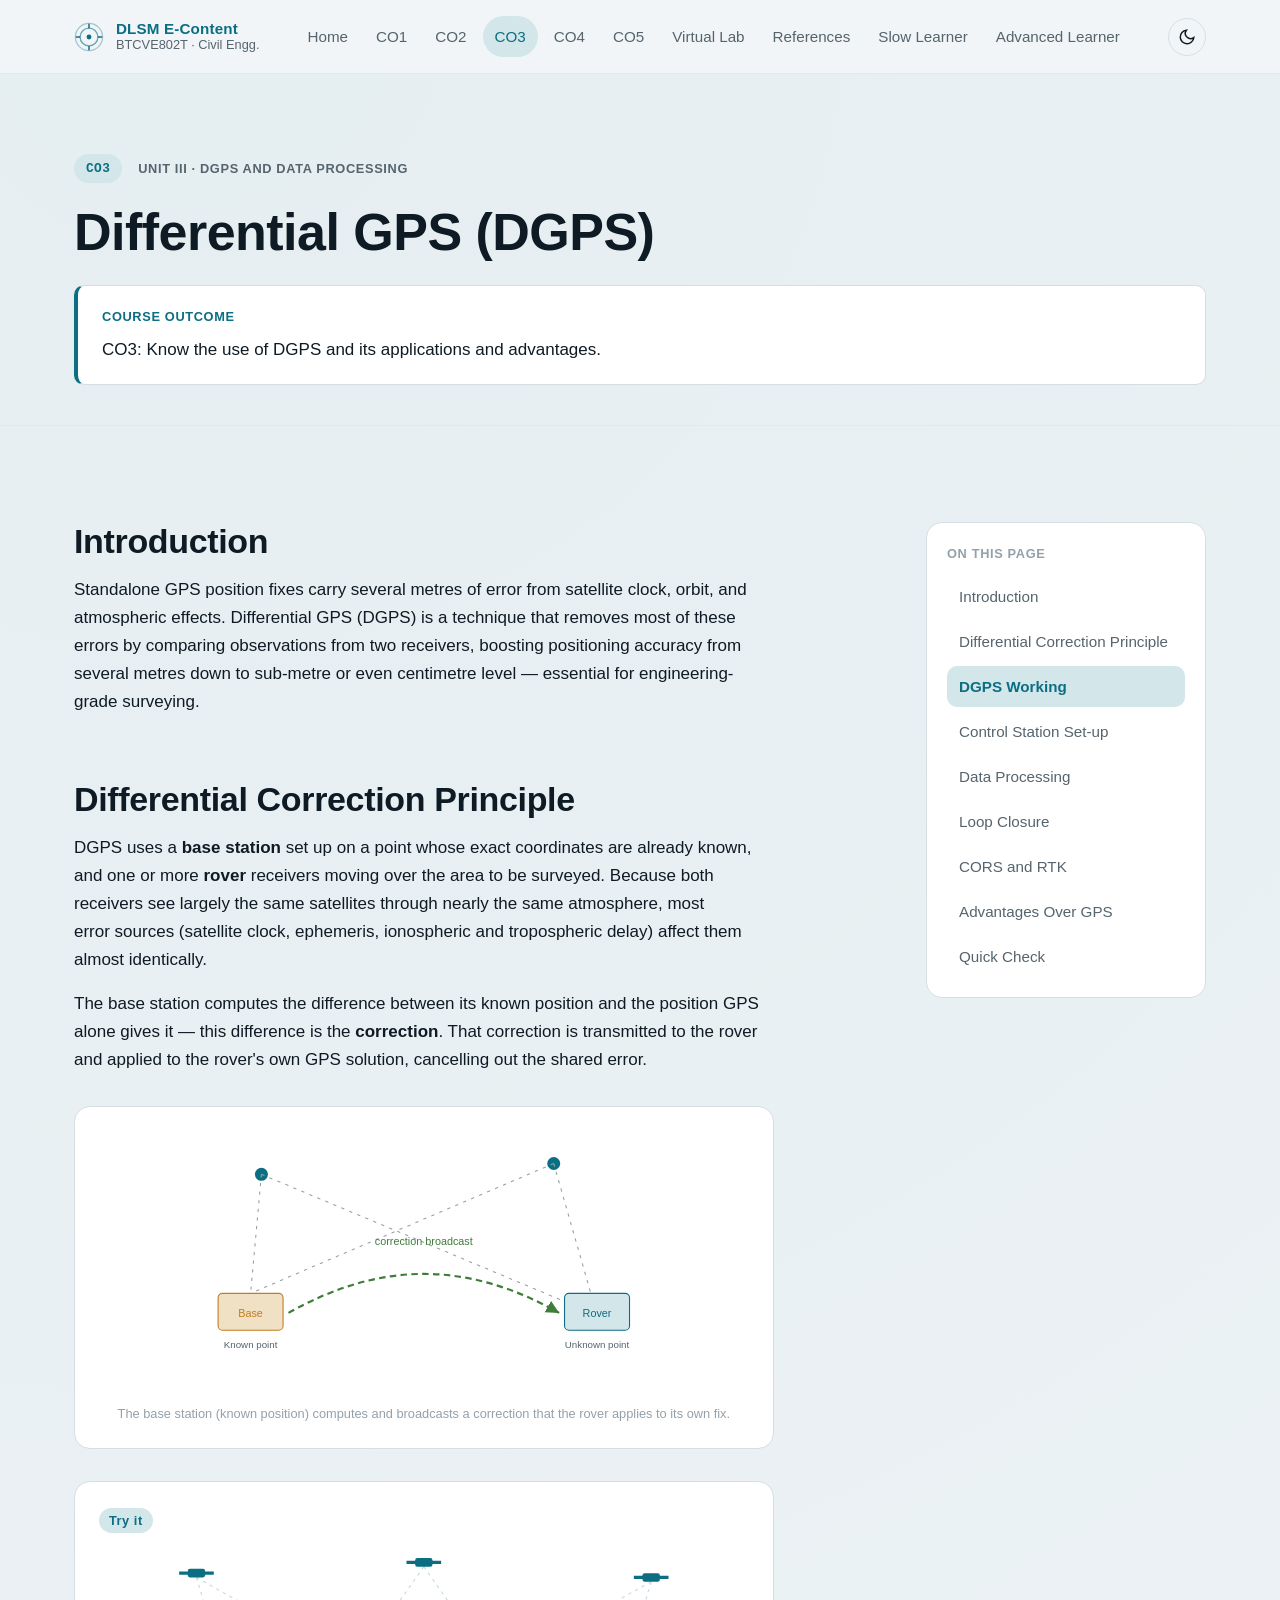
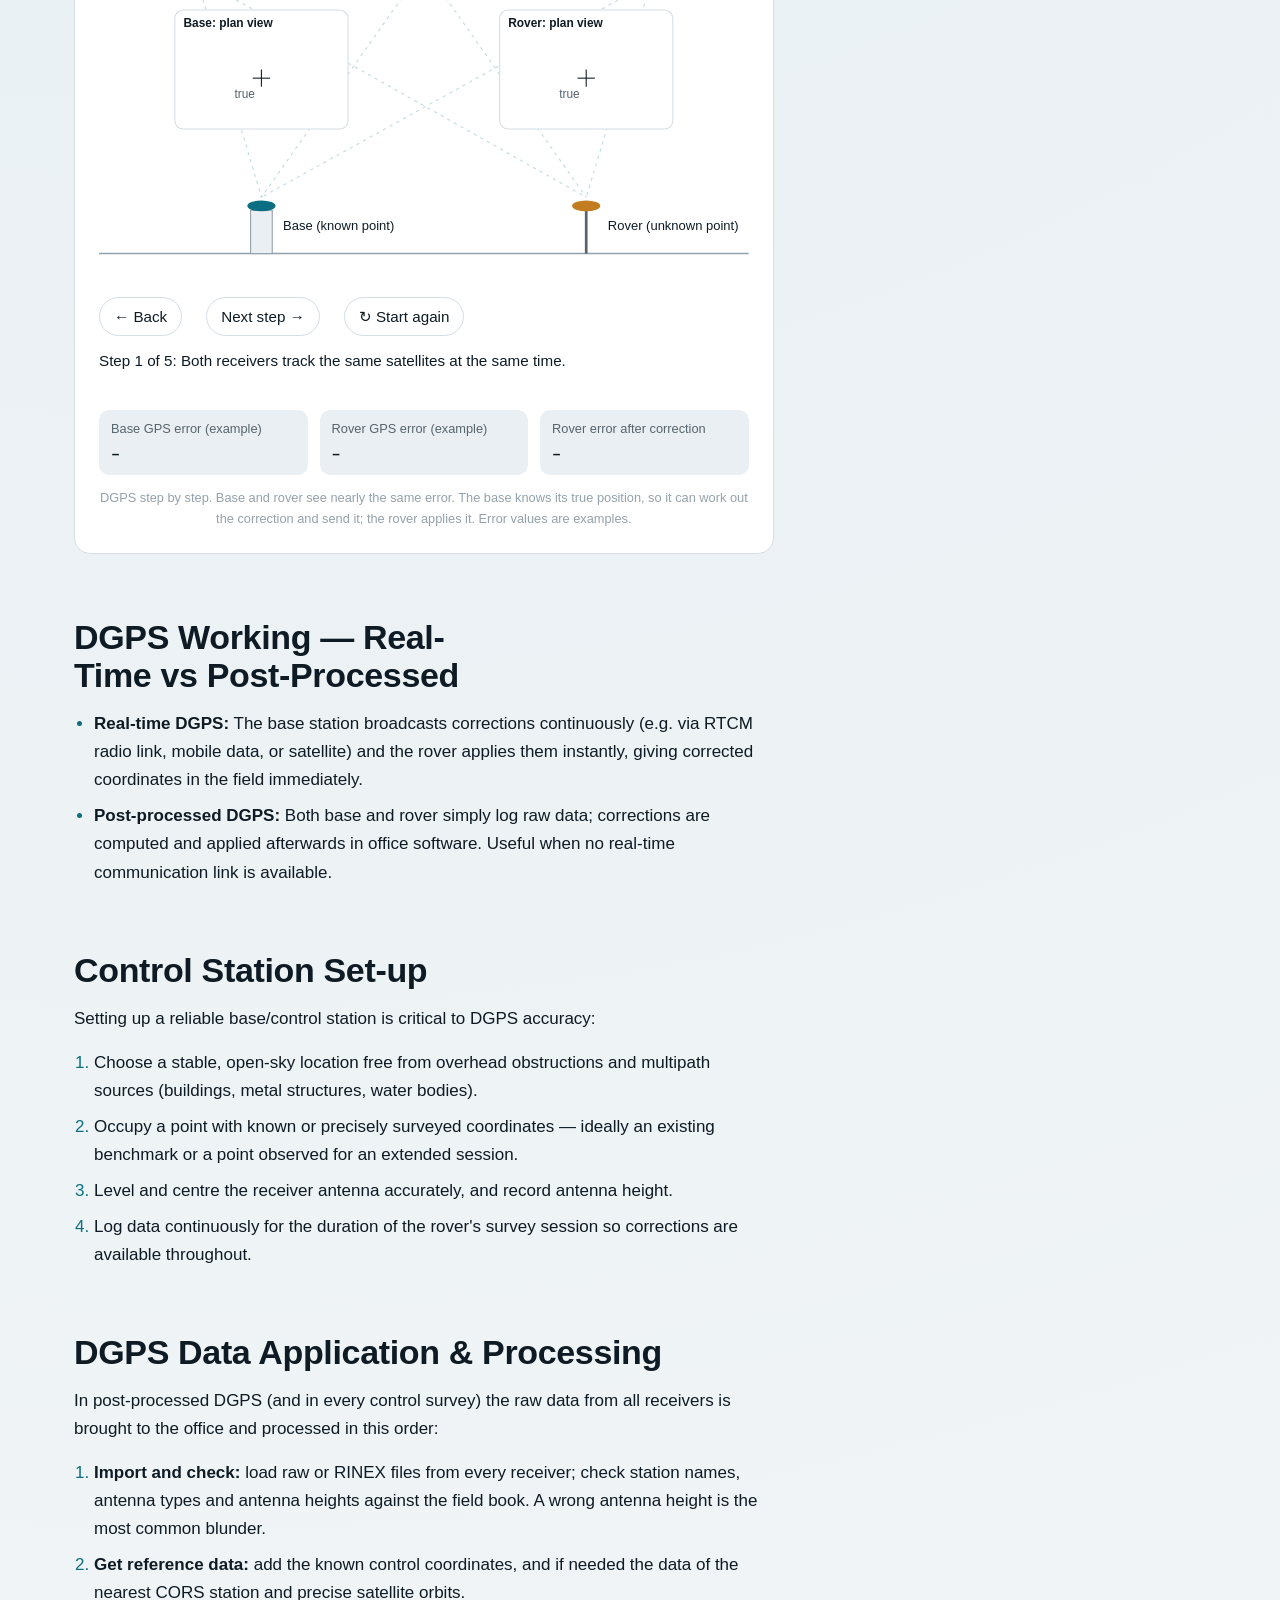
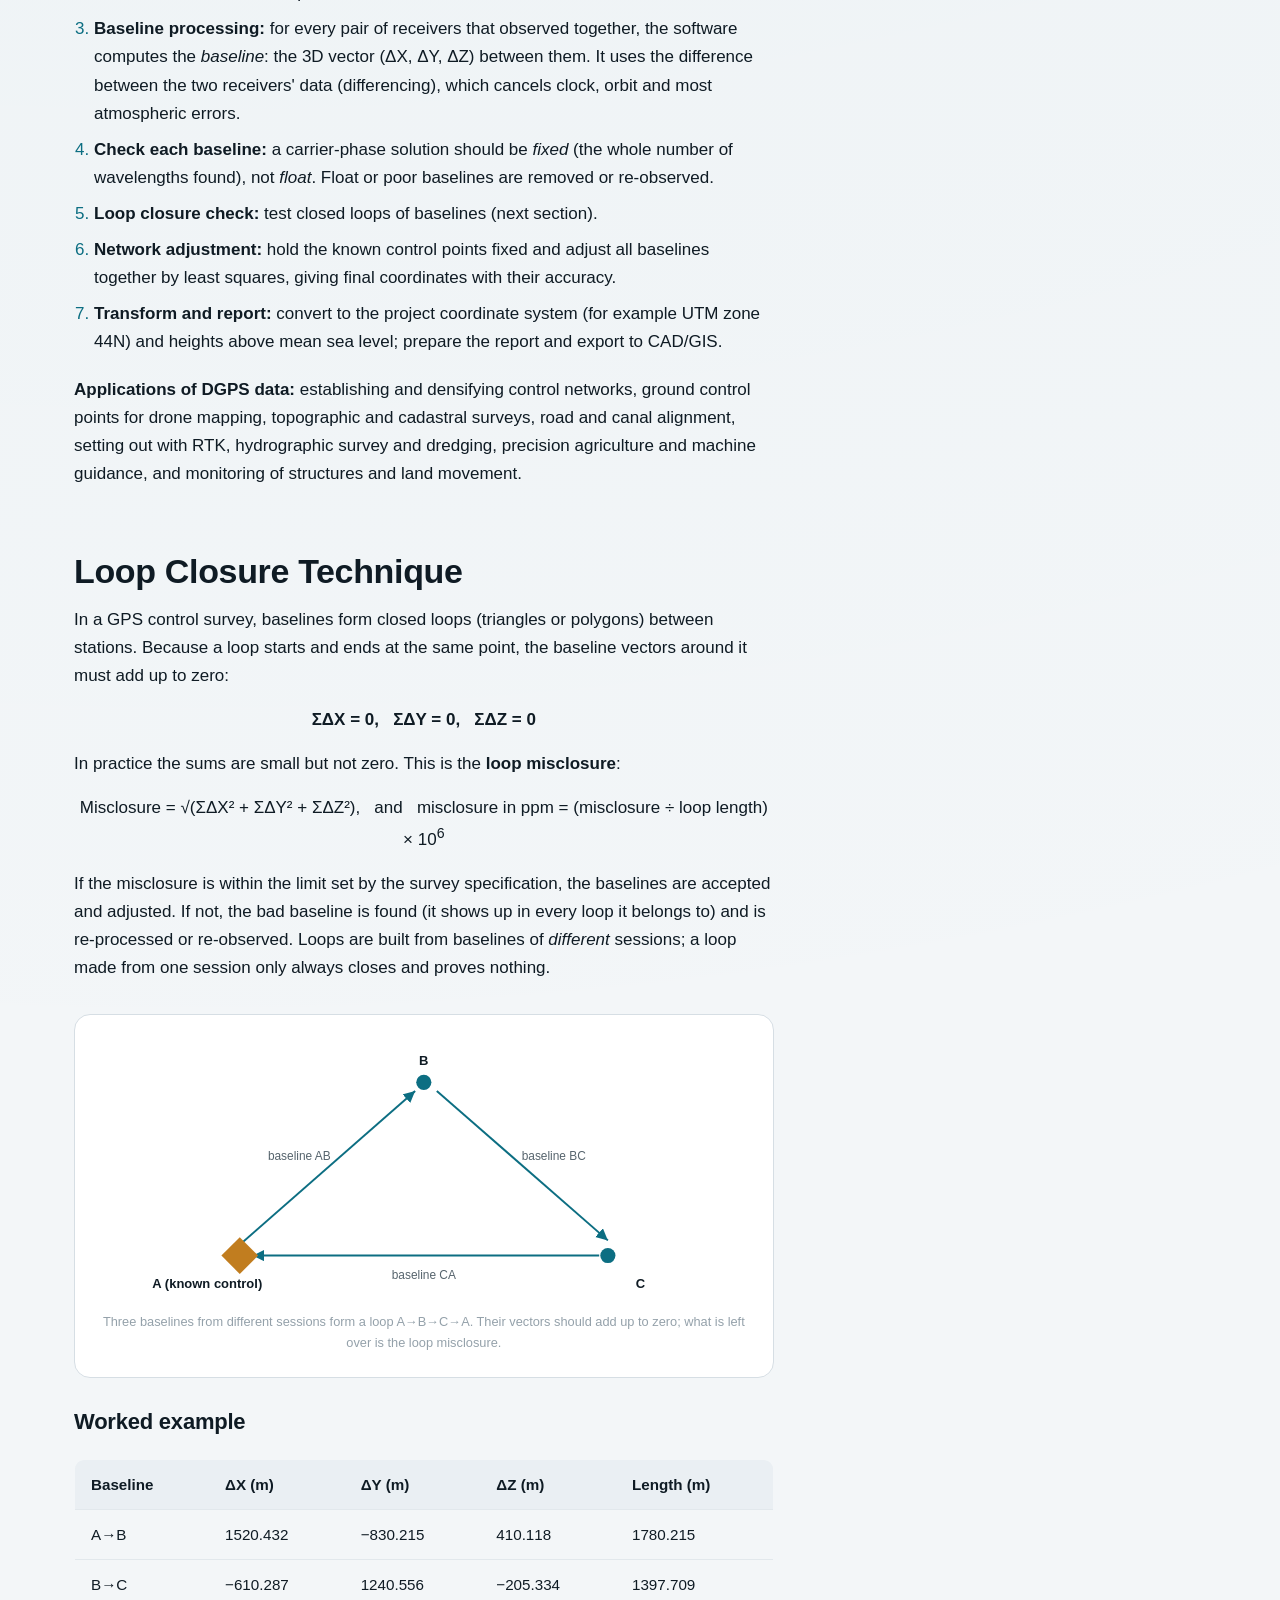
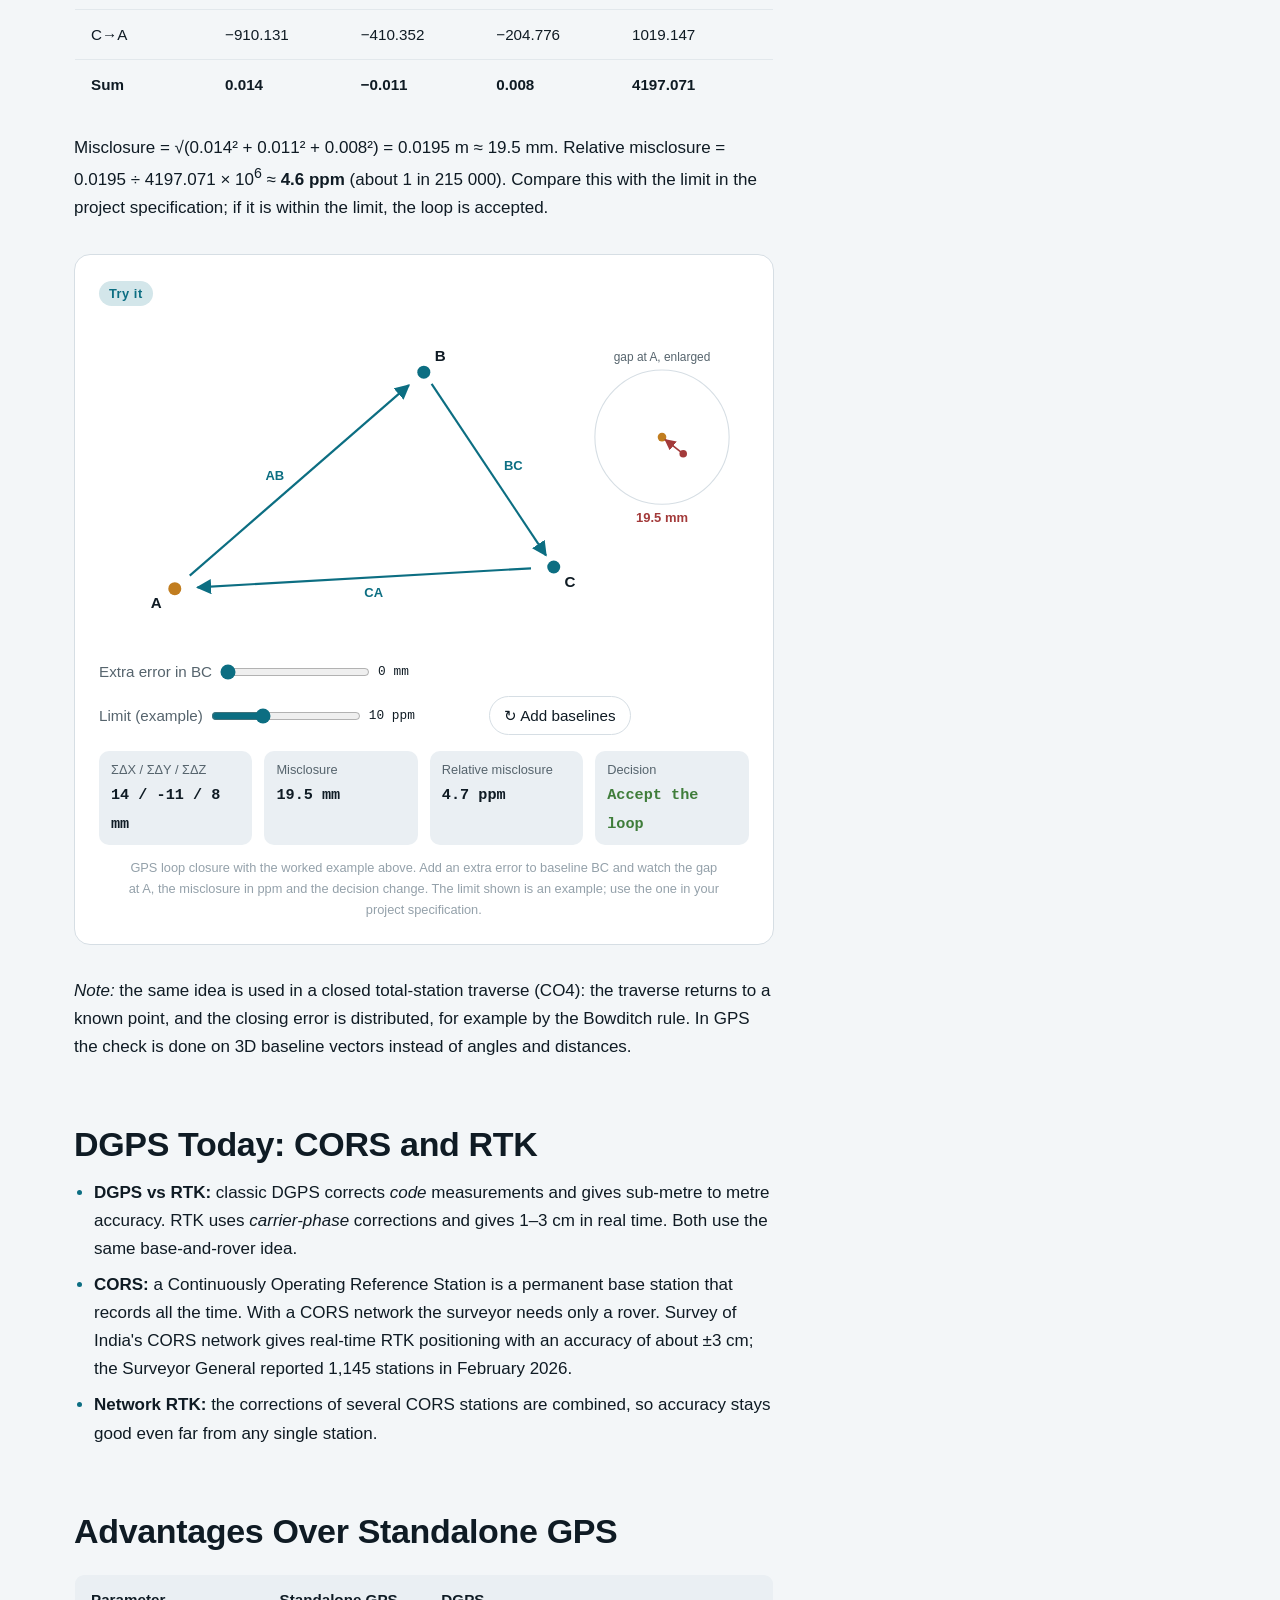
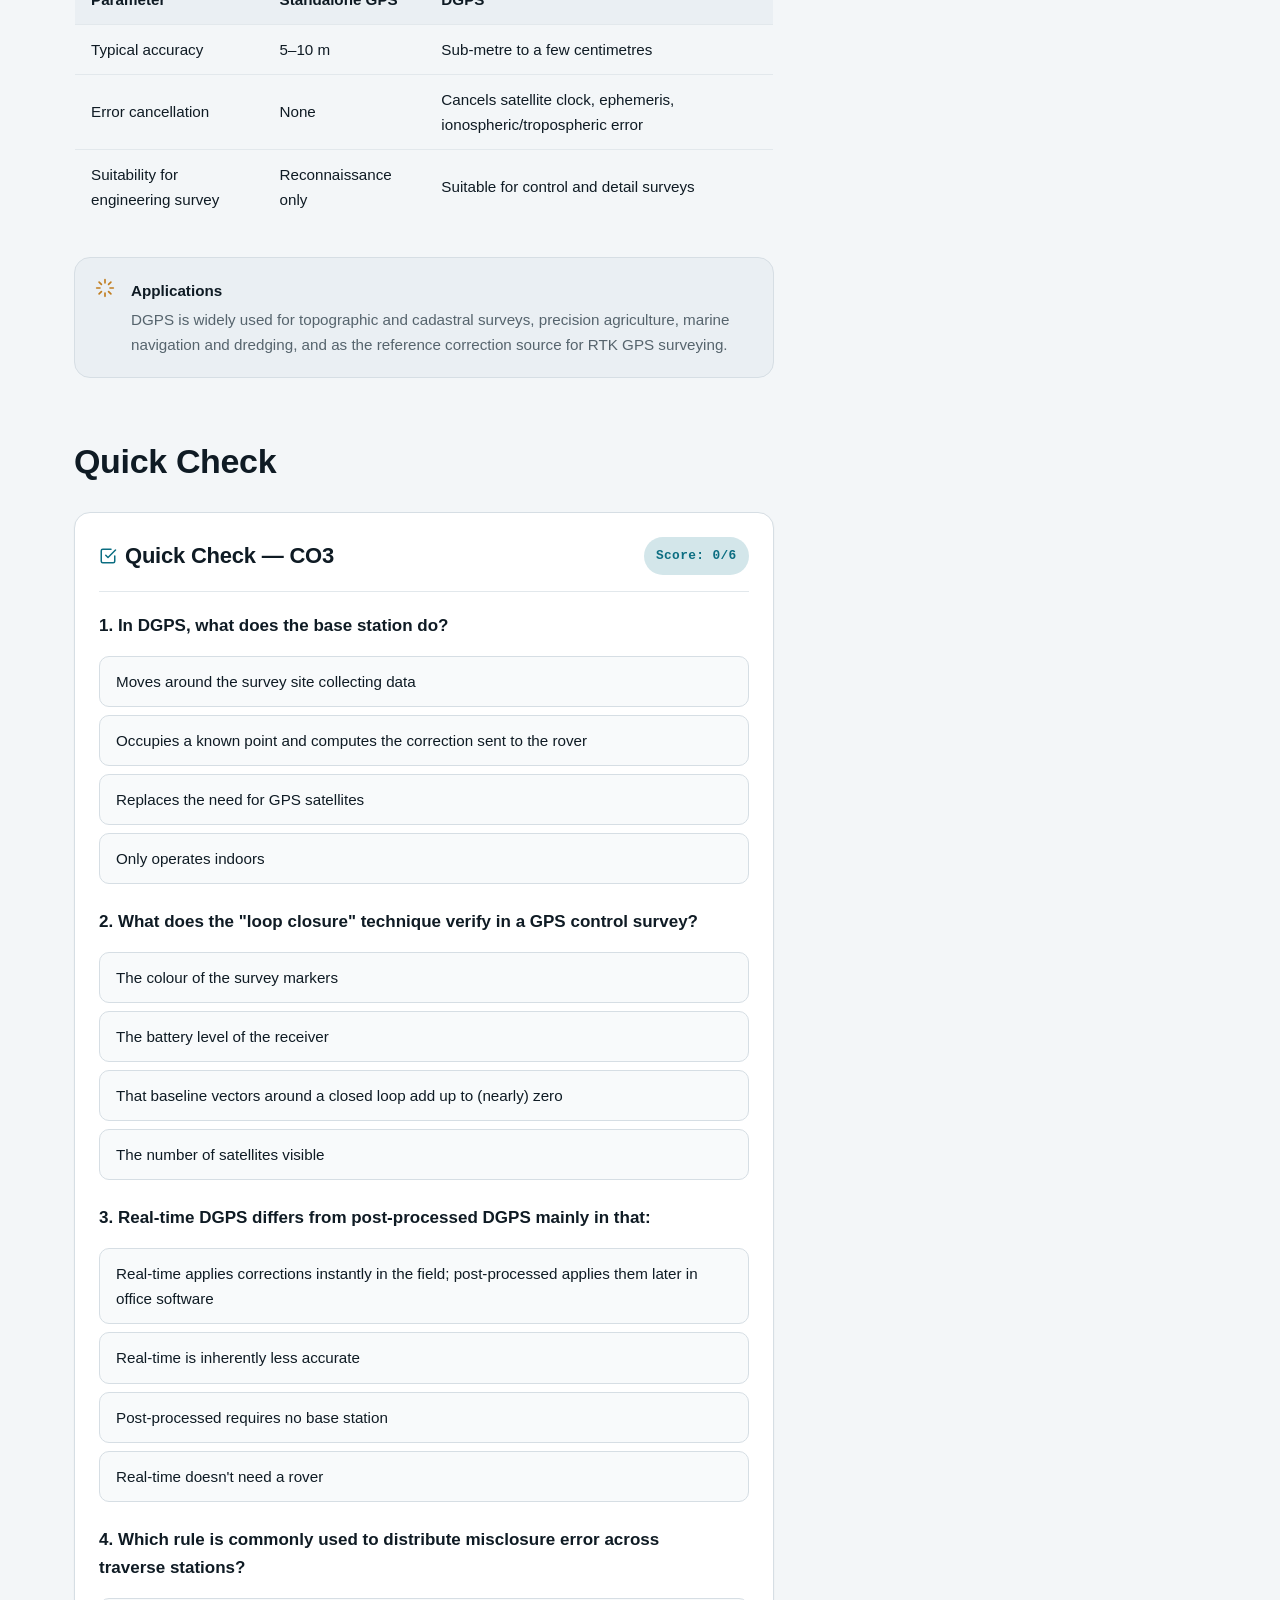
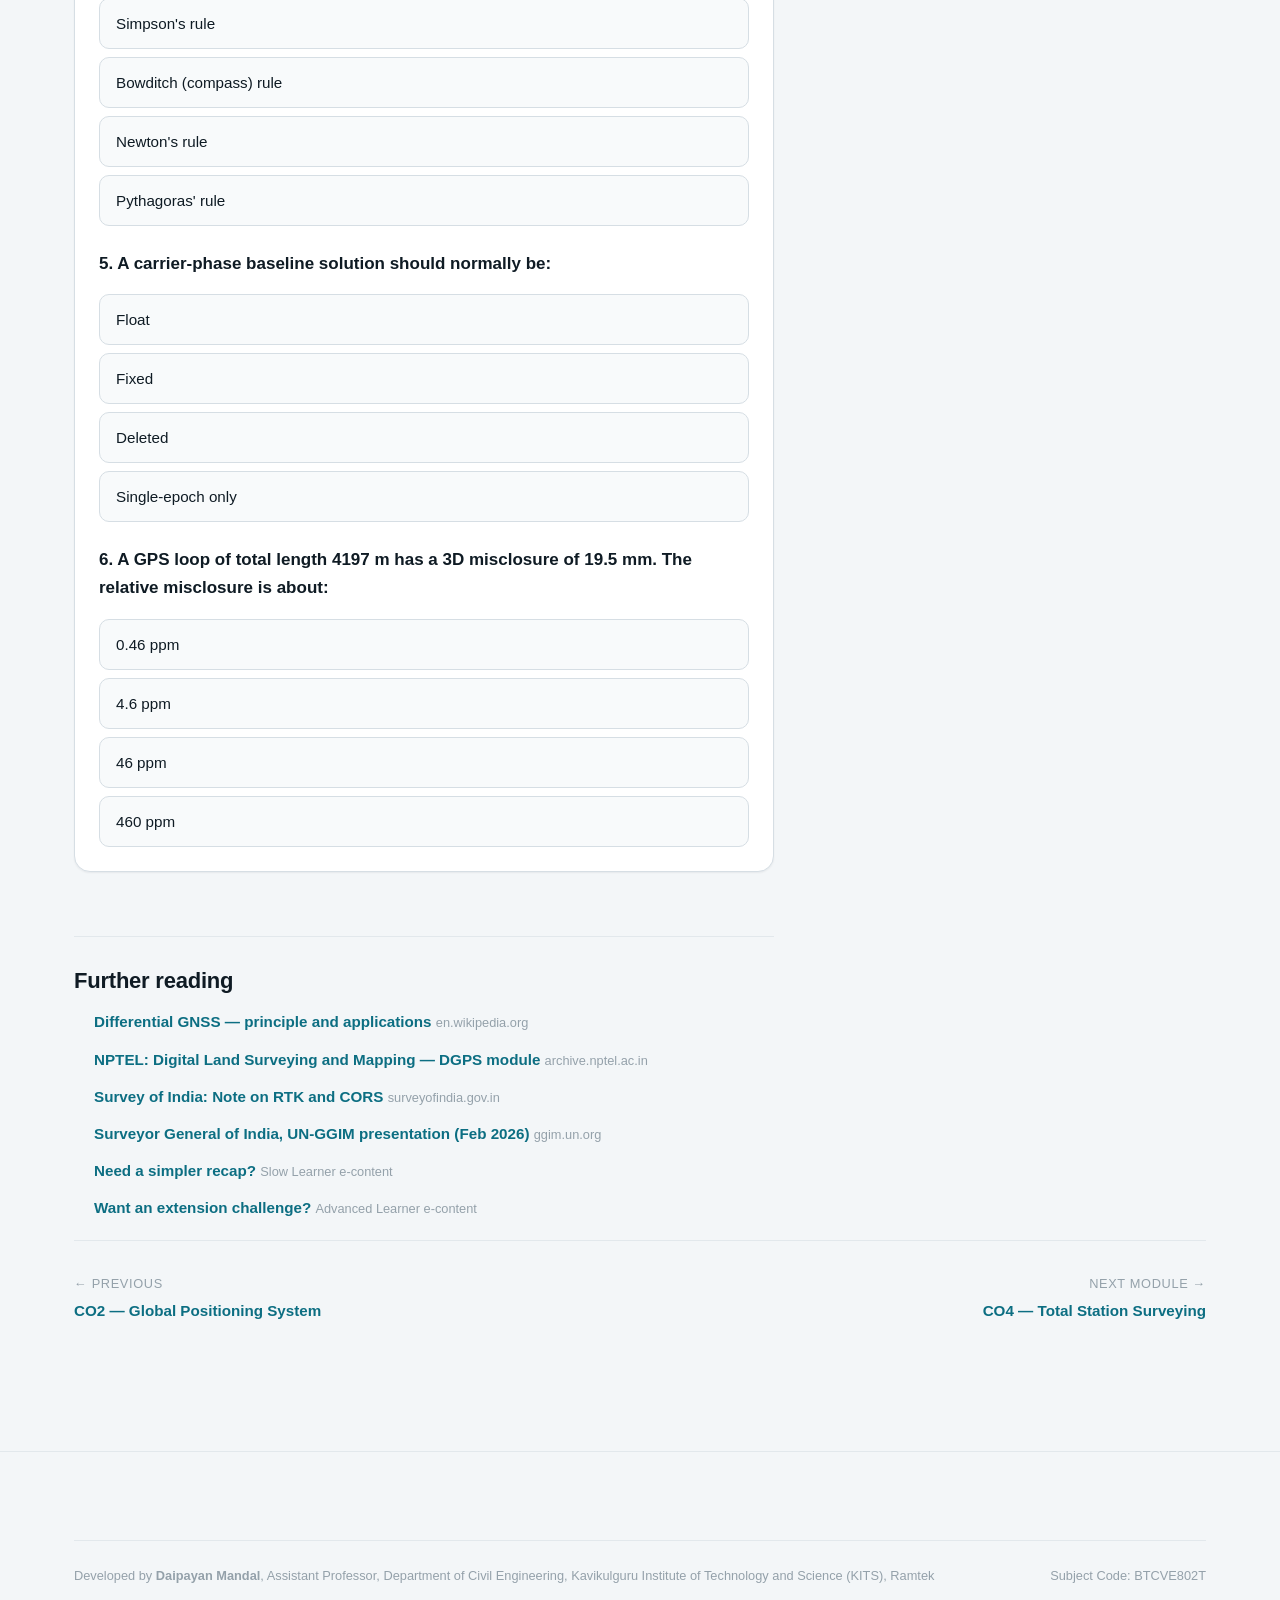
<file: co3.html>
<!DOCTYPE html>
<html lang="en">
<head>
<meta charset="UTF-8" />
<meta name="viewport" content="width=device-width, initial-scale=1.0" />
<title>CO3 — Differential GPS (DGPS) | DLSM E-Content</title>
<meta name="description" content="CO3: Know the use of DGPS and its applications and advantages — differential correction principle, base-and-rover working, control station setup and loop closure." />
<link rel="preconnect" href="https://api.fontshare.com" />
<link href="https://api.fontshare.com/v2/css?f[]=cabinet-grotesk@700,500,400&f[]=satoshi@400,500,700&f[]=jetbrains-mono@500&display=swap" rel="stylesheet" />
<link rel="icon" href="favicon.svg" type="image/svg+xml" />
<link rel="stylesheet" href="css/style.css?v=20261127b" />
</head>
<body>
<a class="skip-link" href="#main">Skip to content</a>

<header class="site-header" data-site-header>
  <div class="container nav-bar">
    <a class="brand" href="index.html" aria-label="Home">
      <svg class="brand-mark" width="30" height="30" viewBox="0 0 32 32" fill="none" aria-hidden="true">
        <circle cx="16" cy="16" r="14.5" stroke="currentColor" stroke-width="1.4" opacity="0.35"/>
        <circle cx="16" cy="16" r="9.5" stroke="currentColor" stroke-width="1.4" opacity="0.6"/>
        <circle cx="16" cy="16" r="2.6" fill="currentColor"/>
        <path d="M16 2.5V6M16 26v3.5M2.5 16H6M26 16h3.5" stroke="currentColor" stroke-width="1.6" stroke-linecap="round"/>
      </svg>
      <span class="brand-text">
        <span class="brand-title">DLSM E-Content</span>
        <span class="brand-sub">BTCVE802T · Civil Engg.</span>
      </span>
    </a>
    <button class="nav-toggle" data-nav-toggle aria-label="Toggle menu" aria-expanded="false">
      <svg width="20" height="20" viewBox="0 0 24 24" fill="none" stroke="currentColor" stroke-width="2" stroke-linecap="round"><path d="M4 6h16M4 12h16M4 18h16"/></svg>
    </button>
    <ul class="nav-links" data-nav-links>
      <li><a href="index.html">Home</a></li>
      <li><a href="co1.html">CO1</a></li>
      <li><a href="co2.html">CO2</a></li>
      <li><a href="co3.html" aria-current="page">CO3</a></li>
      <li><a href="co4.html">CO4</a></li>
      <li><a href="co5.html">CO5</a></li>
      <li><a href="virtual-lab.html">Virtual Lab</a></li>
      <li><a href="references.html">References</a></li>
      <li><a href="slow-learner.html">Slow Learner</a></li>
      <li><a href="advanced-learner.html">Advanced Learner</a></li>
    </ul>
    <div class="nav-right">
      <button class="theme-toggle" data-theme-toggle aria-label="Toggle dark mode"></button>
    </div>
  </div>
</header>

<main id="main">

  <section class="co-hero">
    <div class="container">
      <div class="co-hero-top">
        <span class="co-badge">CO3</span>
        <span class="unit-tag">Unit III · DGPS and Data Processing</span>
      </div>
      <h1>Differential GPS (DGPS)</h1>
      <div class="outcome-box">
        <span class="label">Course Outcome</span>
        <p>CO3: Know the use of DGPS and its applications and advantages.</p>
      </div>
    </div>
  </section>

  <section class="section">
    <div class="container content-grid">

      <article class="prose">

        <h2 id="introduction">Introduction</h2>
        <p>Standalone GPS position fixes carry several metres of error from satellite clock, orbit, and atmospheric effects. Differential GPS (DGPS) is a technique that removes most of these errors by comparing observations from two receivers, boosting positioning accuracy from several metres down to sub-metre or even centimetre level — essential for engineering-grade surveying.</p>

        <h2 id="principle">Differential Correction Principle</h2>
        <p>DGPS uses a <strong>base station</strong> set up on a point whose exact coordinates are already known, and one or more <strong>rover</strong> receivers moving over the area to be surveyed. Because both receivers see largely the same satellites through nearly the same atmosphere, most error sources (satellite clock, ephemeris, ionospheric and tropospheric delay) affect them almost identically.</p>
        <p>The base station computes the difference between its known position and the position GPS alone gives it — this difference is the <strong>correction</strong>. That correction is transmitted to the rover and applied to the rover's own GPS solution, cancelling out the shared error.</p>
        <figure class="diagram-card">
          <svg viewBox="0 0 600 240" role="img" aria-label="Diagram showing a GPS base station broadcasting a correction signal to a rover receiver">
            <g fill="var(--color-primary)">
              <circle cx="150" cy="40" r="6"/><circle cx="420" cy="30" r="6"/>
            </g>
            <g stroke="var(--color-text-faint)" stroke-width="1" stroke-dasharray="3 5">
              <line x1="150" y1="40" x2="140" y2="150"/>
              <line x1="420" y1="30" x2="140" y2="150"/>
              <line x1="150" y1="40" x2="460" y2="170"/>
              <line x1="420" y1="30" x2="460" y2="170"/>
            </g>
            <g>
              <rect x="110" y="150" width="60" height="34" rx="4" fill="var(--color-amber-highlight)" stroke="var(--color-amber)"/>
              <text x="140" y="172" font-size="10" text-anchor="middle" fill="var(--color-amber)">Base</text>
              <text x="140" y="200" font-size="9" text-anchor="middle" fill="var(--color-text-muted)">Known point</text>
            </g>
            <g>
              <rect x="430" y="150" width="60" height="34" rx="4" fill="var(--color-primary-highlight)" stroke="var(--color-primary)"/>
              <text x="460" y="172" font-size="10" text-anchor="middle" fill="var(--color-primary)">Rover</text>
              <text x="460" y="200" font-size="9" text-anchor="middle" fill="var(--color-text-muted)">Unknown point</text>
            </g>
            <path d="M175 168 C 260 120, 340 120, 425 168" fill="none" stroke="var(--color-success)" stroke-width="2" stroke-dasharray="6 4" marker-end="url(#arrow)"/>
            <defs>
              <marker id="arrow" markerWidth="8" markerHeight="8" refX="6" refY="3" orient="auto">
                <path d="M0,0 L6,3 L0,6 Z" fill="var(--color-success)"/>
              </marker>
            </defs>
            <text x="300" y="105" font-size="10" text-anchor="middle" fill="var(--color-success)">correction broadcast</text>
          </svg>
          <figcaption>The base station (known position) computes and broadcasts a correction that the rover applies to its own fix.</figcaption>
        </figure>
        <figure class="diagram-card ia" data-ia="base-rover">
          <span class="ia-badge">Try it</span>
          <div class="ia-mount"></div>
          <figcaption>DGPS step by step. Base and rover see nearly the same error. The base knows its true position, so it can work out the correction and send it; the rover applies it. Error values are examples.</figcaption>
        </figure>

        <h2 id="working">DGPS Working — Real-Time vs Post-Processed</h2>
        <ul>
          <li><strong>Real-time DGPS:</strong> The base station broadcasts corrections continuously (e.g. via RTCM radio link, mobile data, or satellite) and the rover applies them instantly, giving corrected coordinates in the field immediately.</li>
          <li><strong>Post-processed DGPS:</strong> Both base and rover simply log raw data; corrections are computed and applied afterwards in office software. Useful when no real-time communication link is available.</li>
        </ul>

        <h2 id="control-station">Control Station Set-up</h2>
        <p>Setting up a reliable base/control station is critical to DGPS accuracy:</p>
        <ol>
          <li>Choose a stable, open-sky location free from overhead obstructions and multipath sources (buildings, metal structures, water bodies).</li>
          <li>Occupy a point with known or precisely surveyed coordinates — ideally an existing benchmark or a point observed for an extended session.</li>
          <li>Level and centre the receiver antenna accurately, and record antenna height.</li>
          <li>Log data continuously for the duration of the rover's survey session so corrections are available throughout.</li>
        </ol>

        <h2 id="processing">DGPS Data Application &amp; Processing</h2>
        <p>In post-processed DGPS (and in every control survey) the raw data from all receivers is brought to the office and processed in this order:</p>
        <ol>
          <li><strong>Import and check:</strong> load raw or RINEX files from every receiver; check station names, antenna types and antenna heights against the field book. A wrong antenna height is the most common blunder.</li>
          <li><strong>Get reference data:</strong> add the known control coordinates, and if needed the data of the nearest CORS station and precise satellite orbits.</li>
          <li><strong>Baseline processing:</strong> for every pair of receivers that observed together, the software computes the <em>baseline</em>: the 3D vector (&Delta;X, &Delta;Y, &Delta;Z) between them. It uses the difference between the two receivers' data (differencing), which cancels clock, orbit and most atmospheric errors.</li>
          <li><strong>Check each baseline:</strong> a carrier-phase solution should be <em>fixed</em> (the whole number of wavelengths found), not <em>float</em>. Float or poor baselines are removed or re-observed.</li>
          <li><strong>Loop closure check:</strong> test closed loops of baselines (next section).</li>
          <li><strong>Network adjustment:</strong> hold the known control points fixed and adjust all baselines together by least squares, giving final coordinates with their accuracy.</li>
          <li><strong>Transform and report:</strong> convert to the project coordinate system (for example UTM zone 44N) and heights above mean sea level; prepare the report and export to CAD/GIS.</li>
        </ol>
        <p><strong>Applications of DGPS data:</strong> establishing and densifying control networks, ground control points for drone mapping, topographic and cadastral surveys, road and canal alignment, setting out with RTK, hydrographic survey and dredging, precision agriculture and machine guidance, and monitoring of structures and land movement.</p>

        <h2 id="loop-closure">Loop Closure Technique</h2>
        <p>In a GPS control survey, baselines form closed loops (triangles or polygons) between stations. Because a loop starts and ends at the same point, the baseline vectors around it must add up to zero:</p>
        <p style="text-align:center;"><strong>&Sigma;&Delta;X = 0, &nbsp; &Sigma;&Delta;Y = 0, &nbsp; &Sigma;&Delta;Z = 0</strong></p>
        <p>In practice the sums are small but not zero. This is the <strong>loop misclosure</strong>:</p>
        <p style="text-align:center;">Misclosure = &radic;(&Sigma;&Delta;X&sup2; + &Sigma;&Delta;Y&sup2; + &Sigma;&Delta;Z&sup2;), &nbsp; and &nbsp; misclosure in ppm = (misclosure &divide; loop length) &times; 10<sup>6</sup></p>
        <p>If the misclosure is within the limit set by the survey specification, the baselines are accepted and adjusted. If not, the bad baseline is found (it shows up in every loop it belongs to) and is re-processed or re-observed. Loops are built from baselines of <em>different</em> sessions; a loop made from one session only always closes and proves nothing.</p>

        <figure class="diagram-card">
          <svg viewBox="0 0 600 240" role="img" aria-label="Triangle of three GPS stations A, B and C joined by baseline vectors AB, BC and CA forming a closed loop">
            <defs>
              <marker id="arr3" markerWidth="8" markerHeight="8" refX="6" refY="3" orient="auto"><path d="M0,0 L6,3 L0,6 Z" fill="var(--color-primary)"/></marker>
            </defs>
            <g stroke="var(--color-primary)" stroke-width="1.8" fill="none" marker-end="url(#arr3)">
              <path d="M130 190 L292 48"/>
              <path d="M312 48 L470 186"/>
              <path d="M462 200 L142 200"/>
            </g>
            <rect x="118" y="188" width="24" height="24" fill="var(--color-amber)" transform="rotate(45 130 200)"/>
            <g fill="var(--color-primary)"><circle cx="300" cy="40" r="7"/><circle cx="470" cy="200" r="7"/></g>
            <g font-size="12" font-weight="700" fill="var(--color-text)" text-anchor="middle">
              <text x="100" y="230">A (known control)</text>
              <text x="300" y="24">B</text>
              <text x="500" y="230">C</text>
            </g>
            <g font-size="11" fill="var(--color-text-muted)" text-anchor="middle">
              <text x="185" y="112">baseline AB</text>
              <text x="420" y="112">baseline BC</text>
              <text x="300" y="222">baseline CA</text>
            </g>
          </svg>
          <figcaption>Three baselines from different sessions form a loop A&rarr;B&rarr;C&rarr;A. Their vectors should add up to zero; what is left over is the loop misclosure.</figcaption>
        </figure>

        <h3>Worked example</h3>
        <table class="data-table">
          <thead><tr><th>Baseline</th><th>&Delta;X (m)</th><th>&Delta;Y (m)</th><th>&Delta;Z (m)</th><th>Length (m)</th></tr></thead>
          <tbody>
            <tr><td>A&rarr;B</td><td>1520.432</td><td>&minus;830.215</td><td>410.118</td><td>1780.215</td></tr>
            <tr><td>B&rarr;C</td><td>&minus;610.287</td><td>1240.556</td><td>&minus;205.334</td><td>1397.709</td></tr>
            <tr><td>C&rarr;A</td><td>&minus;910.131</td><td>&minus;410.352</td><td>&minus;204.776</td><td>1019.147</td></tr>
            <tr><td><strong>Sum</strong></td><td><strong>0.014</strong></td><td><strong>&minus;0.011</strong></td><td><strong>0.008</strong></td><td><strong>4197.071</strong></td></tr>
          </tbody>
        </table>
        <p>Misclosure = &radic;(0.014&sup2; + 0.011&sup2; + 0.008&sup2;) = 0.0195 m &asymp; 19.5 mm. Relative misclosure = 0.0195 &divide; 4197.071 &times; 10<sup>6</sup> &asymp; <strong>4.6 ppm</strong> (about 1 in 215 000). Compare this with the limit in the project specification; if it is within the limit, the loop is accepted.</p>
        <figure class="diagram-card ia" data-ia="loop">
          <span class="ia-badge">Try it</span>
          <div class="ia-mount"></div>
          <figcaption>GPS loop closure with the worked example above. Add an extra error to baseline BC and watch the gap at A, the misclosure in ppm and the decision change. The limit shown is an example; use the one in your project specification.</figcaption>
        </figure>
        <p><em>Note:</em> the same idea is used in a closed total-station traverse (CO4): the traverse returns to a known point, and the closing error is distributed, for example by the Bowditch rule. In GPS the check is done on 3D baseline vectors instead of angles and distances.</p>

        <h2 id="cors">DGPS Today: CORS and RTK</h2>
        <ul>
          <li><strong>DGPS vs RTK:</strong> classic DGPS corrects <em>code</em> measurements and gives sub-metre to metre accuracy. RTK uses <em>carrier-phase</em> corrections and gives 1&ndash;3 cm in real time. Both use the same base-and-rover idea.</li>
          <li><strong>CORS:</strong> a Continuously Operating Reference Station is a permanent base station that records all the time. With a CORS network the surveyor needs only a rover. Survey of India's CORS network gives real-time RTK positioning with an accuracy of about &plusmn;3 cm; the Surveyor General reported 1,145 stations in February 2026.</li>
          <li><strong>Network RTK:</strong> the corrections of several CORS stations are combined, so accuracy stays good even far from any single station.</li>
        </ul>

        <h2 id="advantages">Advantages Over Standalone GPS</h2>
        <table class="data-table">
          <thead><tr><th>Parameter</th><th>Standalone GPS</th><th>DGPS</th></tr></thead>
          <tbody>
            <tr><td>Typical accuracy</td><td>5–10 m</td><td>Sub-metre to a few centimetres</td></tr>
            <tr><td>Error cancellation</td><td>None</td><td>Cancels satellite clock, ephemeris, ionospheric/tropospheric error</td></tr>
            <tr><td>Suitability for engineering survey</td><td>Reconnaissance only</td><td>Suitable for control and detail surveys</td></tr>
          </tbody>
        </table>

        <div class="callout">
          <span class="icon"><svg width="20" height="20" viewBox="0 0 24 24" fill="none" stroke="currentColor" stroke-width="2" stroke-linecap="round"><path d="M12 2v4M12 18v4M4.9 4.9l2.8 2.8M16.3 16.3l2.8 2.8M2 12h4M18 12h4M4.9 19.1l2.8-2.8M16.3 7.7l2.8-2.8"/></svg></span>
          <div>
            <strong>Applications</strong>
            <p>DGPS is widely used for topographic and cadastral surveys, precision agriculture, marine navigation and dredging, and as the reference correction source for RTK GPS surveying.</p>
          </div>
        </div>

        <h2 id="quiz">Quick Check</h2>
        <div class="quiz-card" data-quiz>
          <div class="quiz-head">
            <h3><svg class="quiz-icon" width="18" height="18" viewBox="0 0 24 24" fill="none" stroke="currentColor" stroke-width="2" stroke-linecap="round" stroke-linejoin="round"><path d="M9 11l3 3L22 4"/><path d="M21 12v7a2 2 0 0 1-2 2H5a2 2 0 0 1-2-2V5a2 2 0 0 1 2-2h11"/></svg>Quick Check — CO3</h3>
            <span class="quiz-score" data-quiz-score>Score: 0/6</span>
          </div>
          <div class="quiz-questions" data-quiz-questions></div>
          <div class="quiz-footer" data-quiz-footer hidden>
            <p class="quiz-result" data-quiz-result></p>
            <button class="quiz-retry" data-quiz-retry type="button">Retake Quiz</button>
          </div>
          <script type="application/json" data-quiz-data>
[
  {
    "q": "In DGPS, what does the base station do?",
    "options": [
      "Moves around the survey site collecting data",
      "Occupies a known point and computes the correction sent to the rover",
      "Replaces the need for GPS satellites",
      "Only operates indoors"
    ],
    "correct": 1,
    "explain": "The base station sits on a point with known coordinates, compares that to its GPS-derived position, and transmits the resulting correction to the rover."
  },
  {
    "q": "What does the \"loop closure\" technique verify in a GPS control survey?",
    "options": [
      "The colour of the survey markers",
      "The battery level of the receiver",
      "That baseline vectors around a closed loop add up to (nearly) zero",
      "The number of satellites visible"
    ],
    "correct": 2,
    "explain": "Baselines around a closed loop must sum to zero in ΔX, ΔY and ΔZ; the small remainder (the misclosure) shows whether the baselines are good enough to adjust."
  },
  {
    "q": "Real-time DGPS differs from post-processed DGPS mainly in that:",
    "options": [
      "Real-time applies corrections instantly in the field; post-processed applies them later in office software",
      "Real-time is inherently less accurate",
      "Post-processed requires no base station",
      "Real-time doesn't need a rover"
    ],
    "correct": 0,
    "explain": "Real-time DGPS broadcasts and applies corrections immediately; post-processed DGPS logs raw data from both receivers and computes corrections afterwards."
  },
  {
    "q": "Which rule is commonly used to distribute misclosure error across traverse stations?",
    "options": [
      "Simpson's rule",
      "Bowditch (compass) rule",
      "Newton's rule",
      "Pythagoras' rule"
    ],
    "correct": 1,
    "explain": "The Bowditch (compass) rule proportionally distributes the misclosure error across all stations in the traverse."
  },
  {
    "q": "A carrier-phase baseline solution should normally be:",
    "options": [
      "Float",
      "Fixed",
      "Deleted",
      "Single-epoch only"
    ],
    "correct": 1,
    "explain": "A fixed solution has found the whole number of carrier wavelengths and is accurate to centimetres or better; float solutions are weaker and are checked or re-observed."
  },
  {
    "q": "A GPS loop of total length 4197 m has a 3D misclosure of 19.5 mm. The relative misclosure is about:",
    "options": [
      "0.46 ppm",
      "4.6 ppm",
      "46 ppm",
      "460 ppm"
    ],
    "correct": 1,
    "explain": "0.0195 ÷ 4197 × 10^6 ≈ 4.6 ppm, i.e. about 1 in 215 000."
  }
]
          </script>
        </div>

        <div class="further-reading">
          <h2>Further reading</h2>
          <ul>
            <li><a href="https://en.wikipedia.org/wiki/Differential_GPS" target="_blank" rel="noopener">Differential GNSS — principle and applications</a> <span class="src">en.wikipedia.org</span></li>
            <li><a href="https://archive.nptel.ac.in/courses/105/107/105107158/" target="_blank" rel="noopener">NPTEL: Digital Land Surveying and Mapping — DGPS module</a> <span class="src">archive.nptel.ac.in</span></li>
            <li><a href="https://surveyofindia.gov.in/webroot/UserFiles/files/Note%20on%20RTK%20and%20CORS.pdf" target="_blank" rel="noopener">Survey of India: Note on RTK and CORS</a> <span class="src">surveyofindia.gov.in</span></li>
            <li><a href="https://ggim.un.org/meetings/2026/Vienna/documents/IND_IGIF.pdf" target="_blank" rel="noopener">Surveyor General of India, UN-GGIM presentation (Feb 2026)</a> <span class="src">ggim.un.org</span></li>
            <li><a href="slow-learner.html#co3">Need a simpler recap?</a> <span class="src">Slow Learner e-content</span></li>
            <li><a href="advanced-learner.html#co3">Want an extension challenge?</a> <span class="src">Advanced Learner e-content</span></li>
          </ul>
        </div>

      </article>

      <aside class="toc" aria-label="On this page">
        <span class="label">On this page</span>
        <ul>
          <li><a href="#introduction">Introduction</a></li>
          <li><a href="#principle">Differential Correction Principle</a></li>
          <li><a href="#working">DGPS Working</a></li>
          <li><a href="#control-station">Control Station Set-up</a></li>
          <li><a href="#processing">Data Processing</a></li>
          <li><a href="#loop-closure">Loop Closure</a></li>
          <li><a href="#cors">CORS and RTK</a></li>
          <li><a href="#advantages">Advantages Over GPS</a></li>
          <li><a href="#quiz">Quick Check</a></li>
        </ul>
      </aside>

    </div>

    <div class="container">
      <div class="co-pager">
        <a class="pager-link" href="co2.html"><span class="dir">← Previous</span><span class="title">CO2 — Global Positioning System</span></a>
        <a class="pager-link next" href="co4.html"><span class="dir">Next module →</span><span class="title">CO4 — Total Station Surveying</span></a>
      </div>
    </div>
  </section>

</main>

<footer class="site-footer">
  <div class="container">
    <div class="footer-bottom">
      <span>Developed by <strong>Daipayan Mandal</strong>, Assistant Professor, Department of Civil Engineering, Kavikulguru Institute of Technology and Science (KITS), Ramtek</span>
      <span>Subject Code: BTCVE802T</span>
    </div>
  </div>
</footer>

<script src="js/script.js?v=20261127b"></script>
<script src="js/quiz.js?v=20261127b"></script>
<script src="js/interactives.js?v=20261127b"></script>
</body>
</html>
</file>
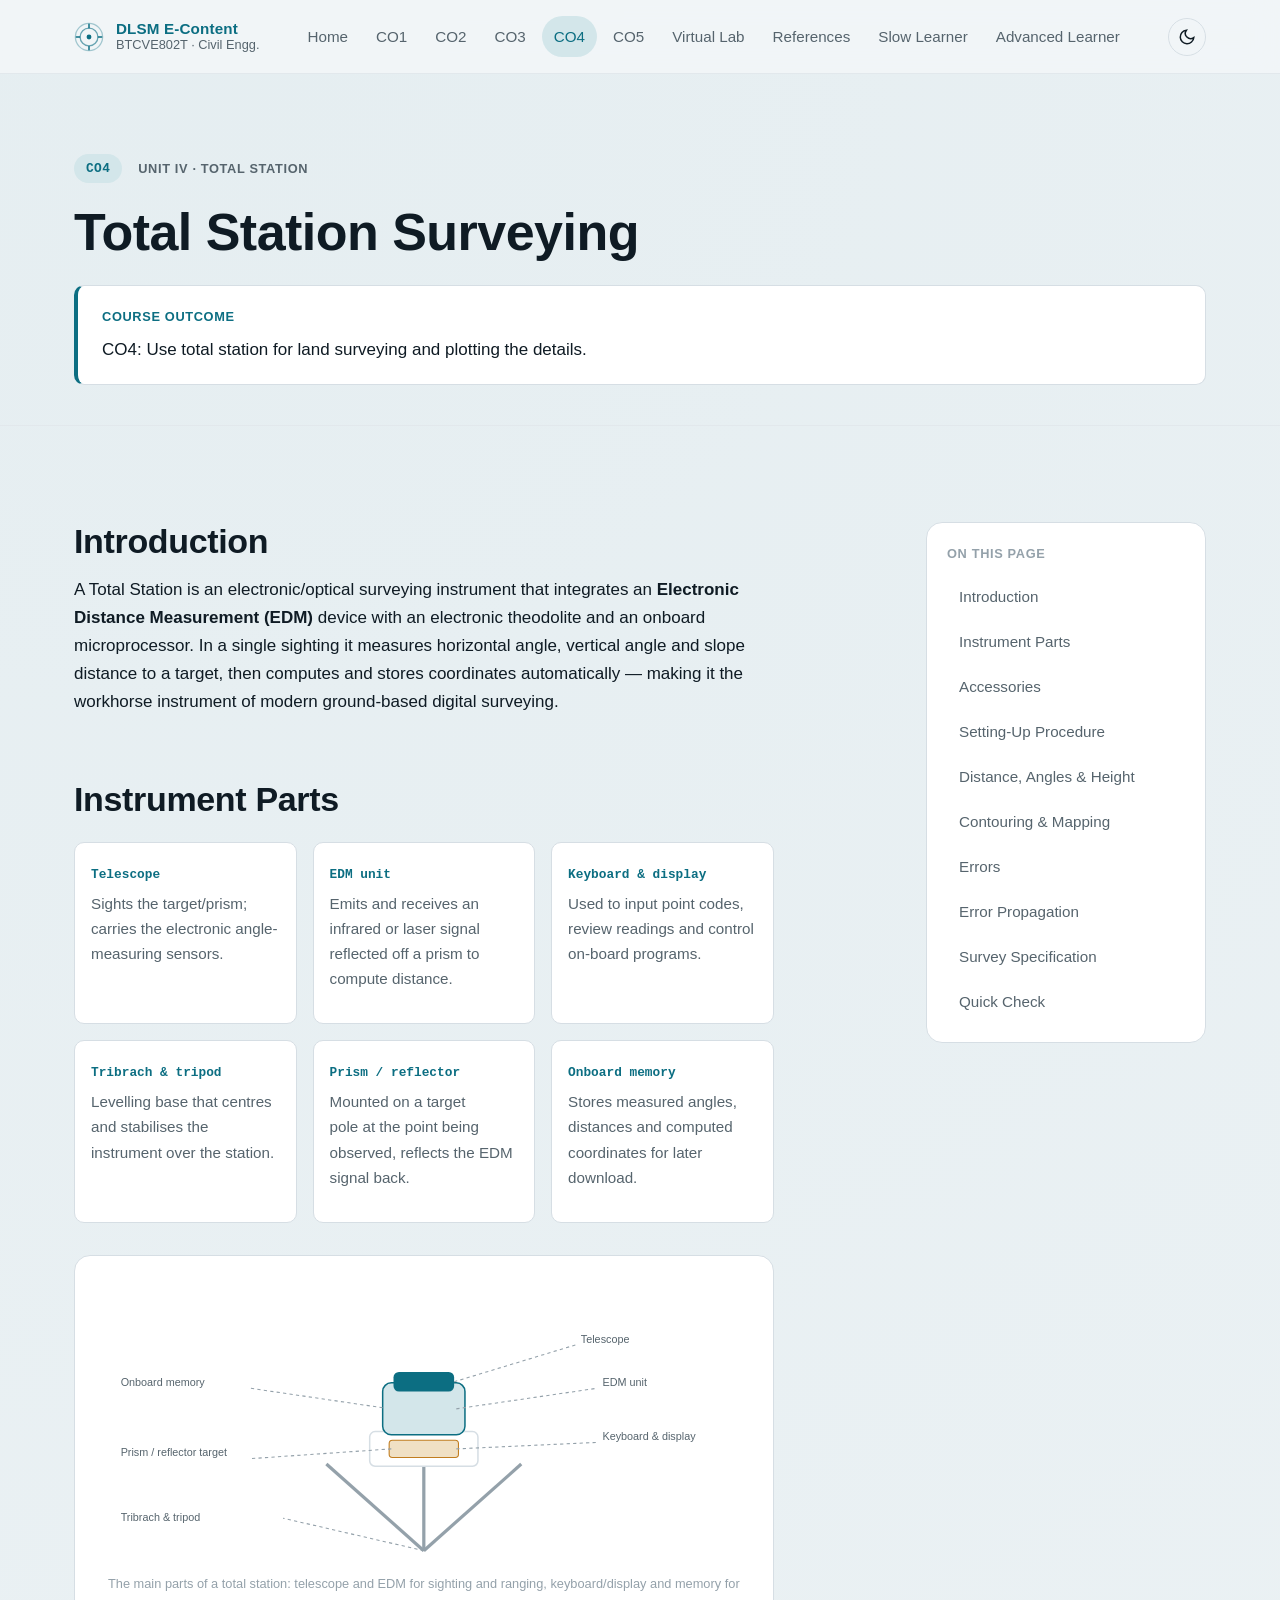
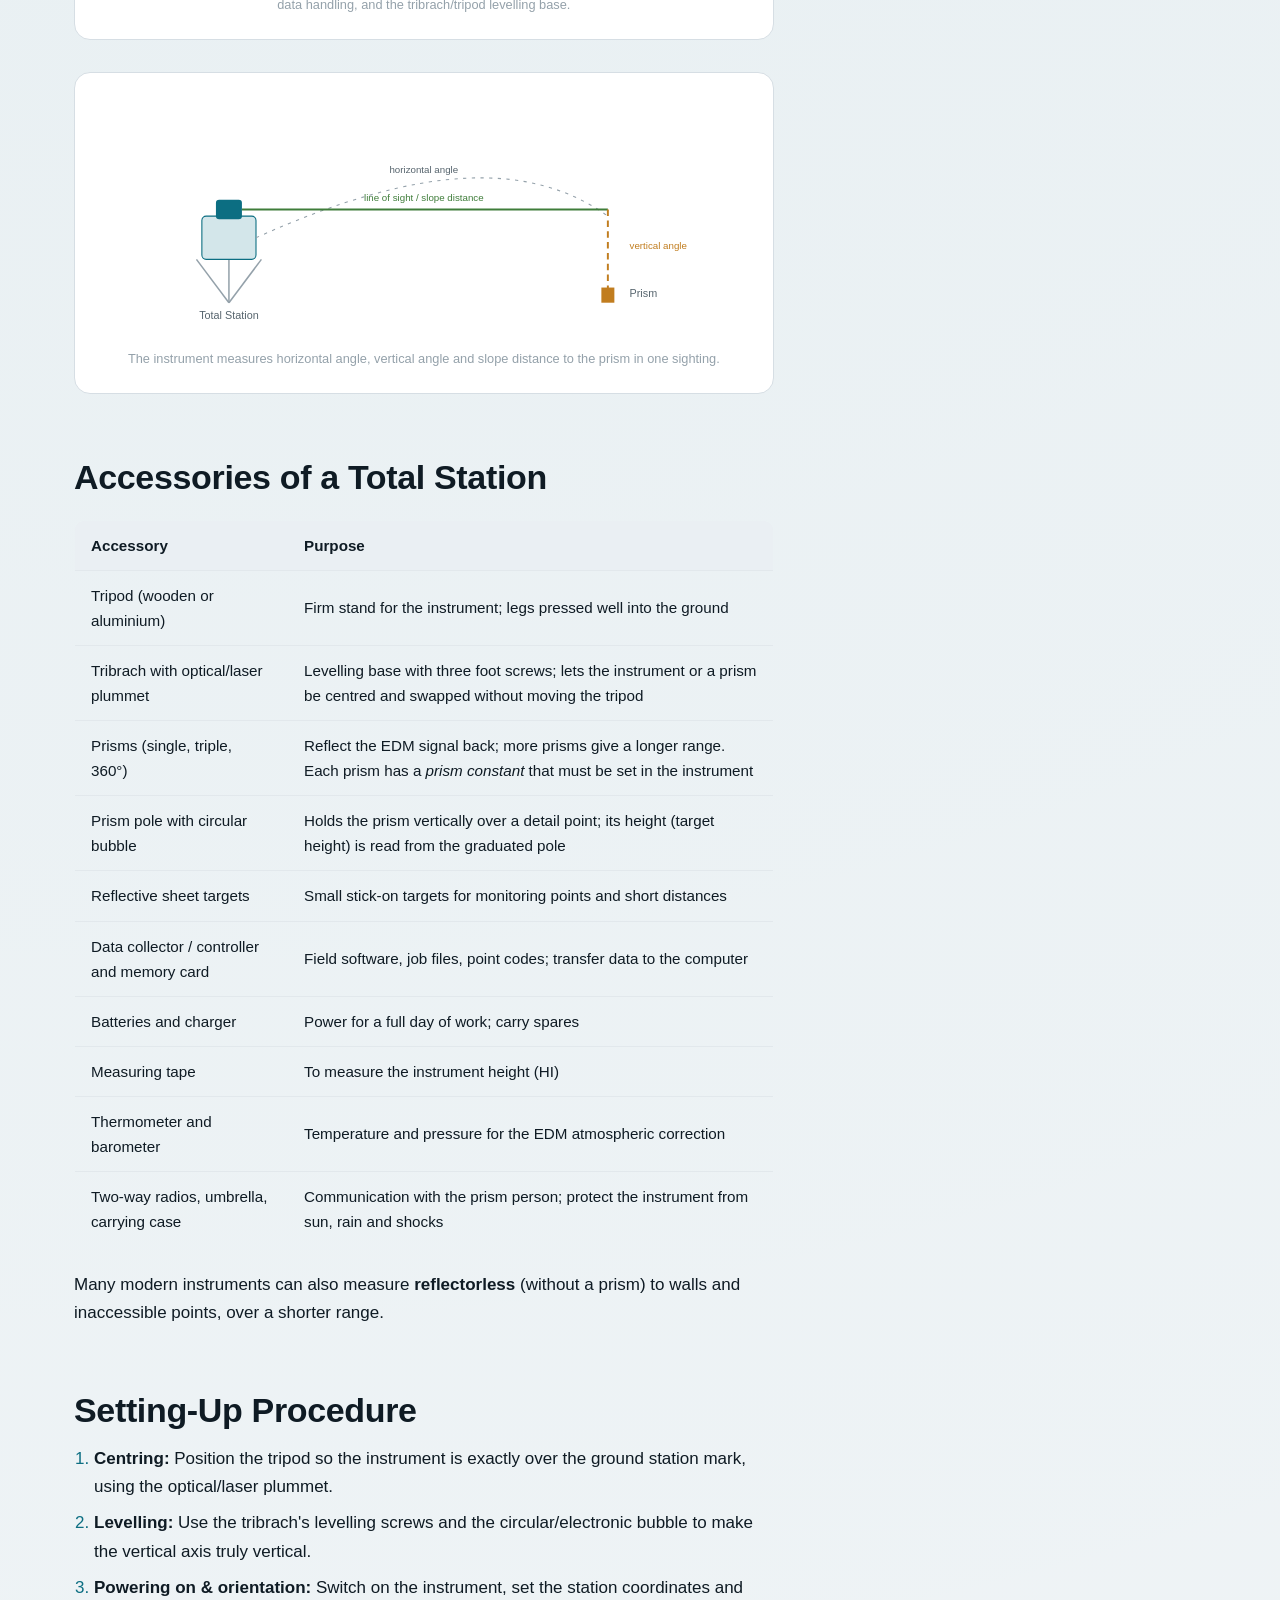
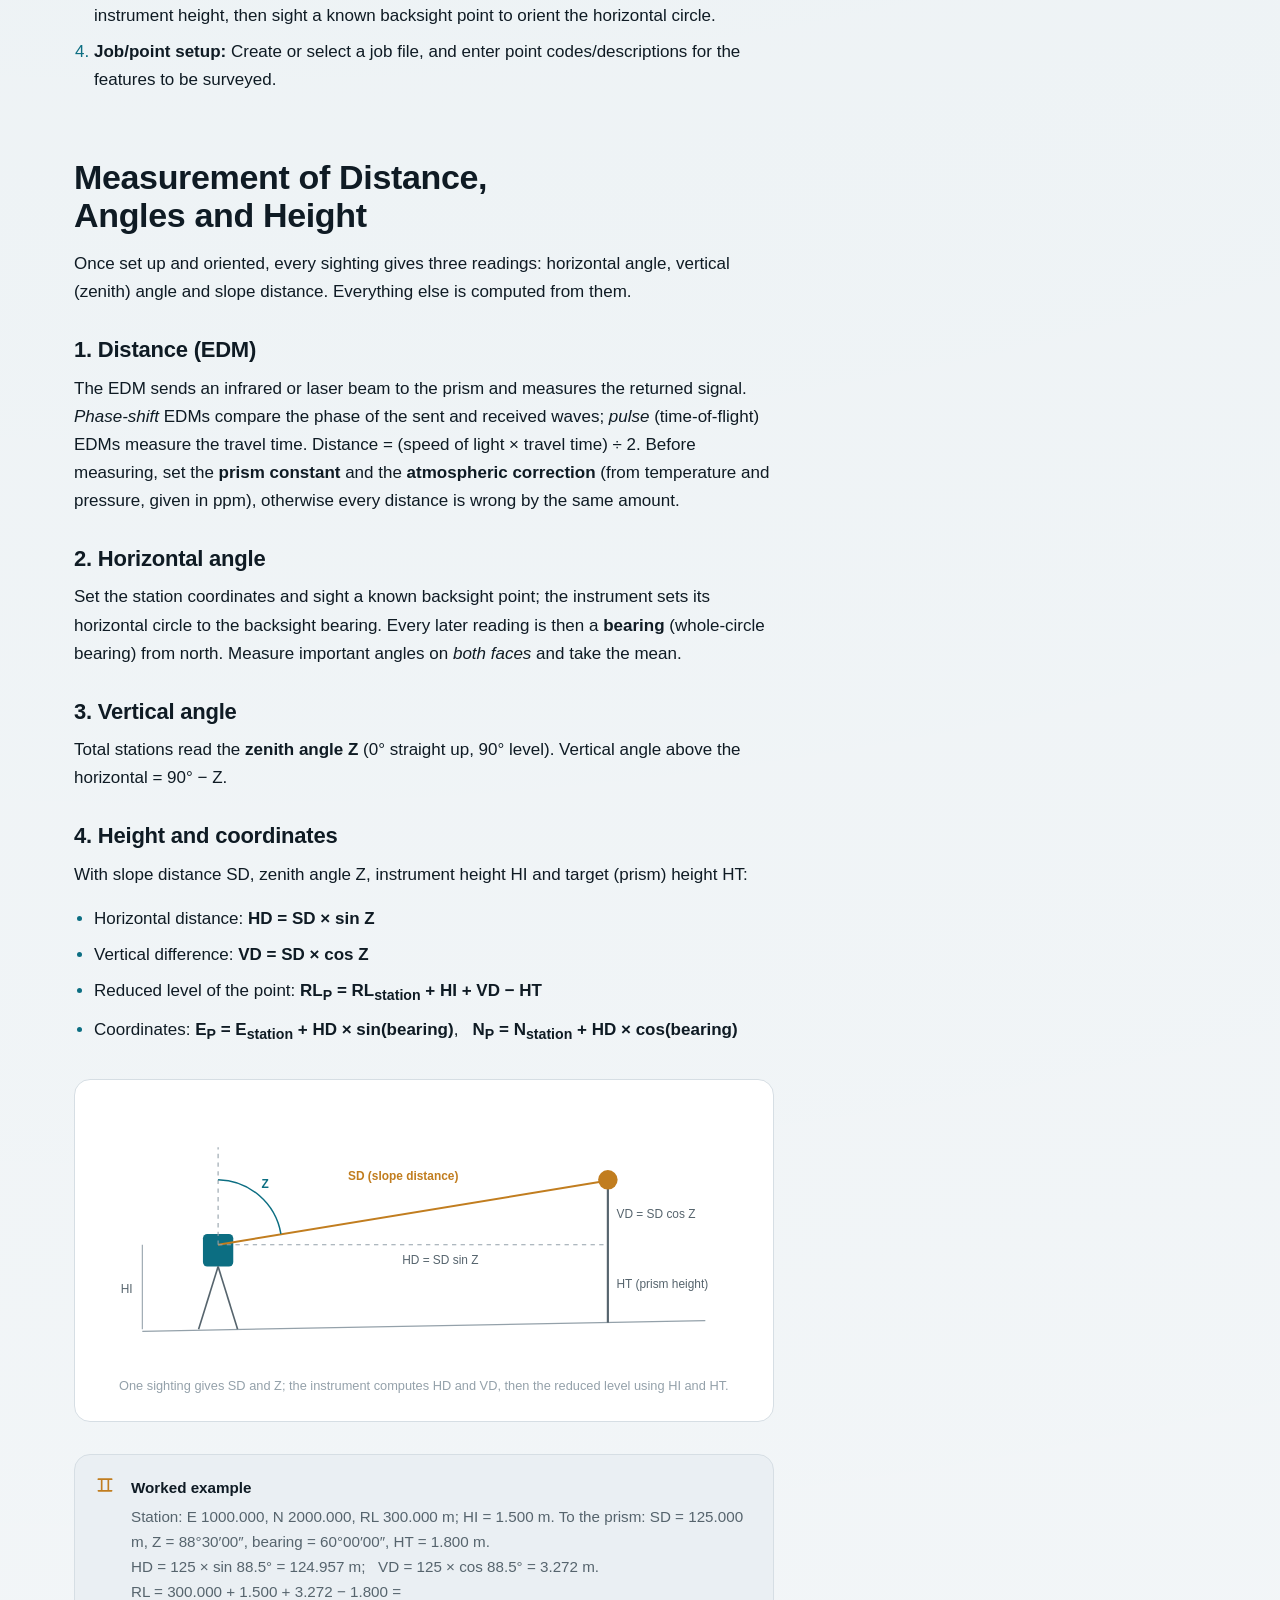
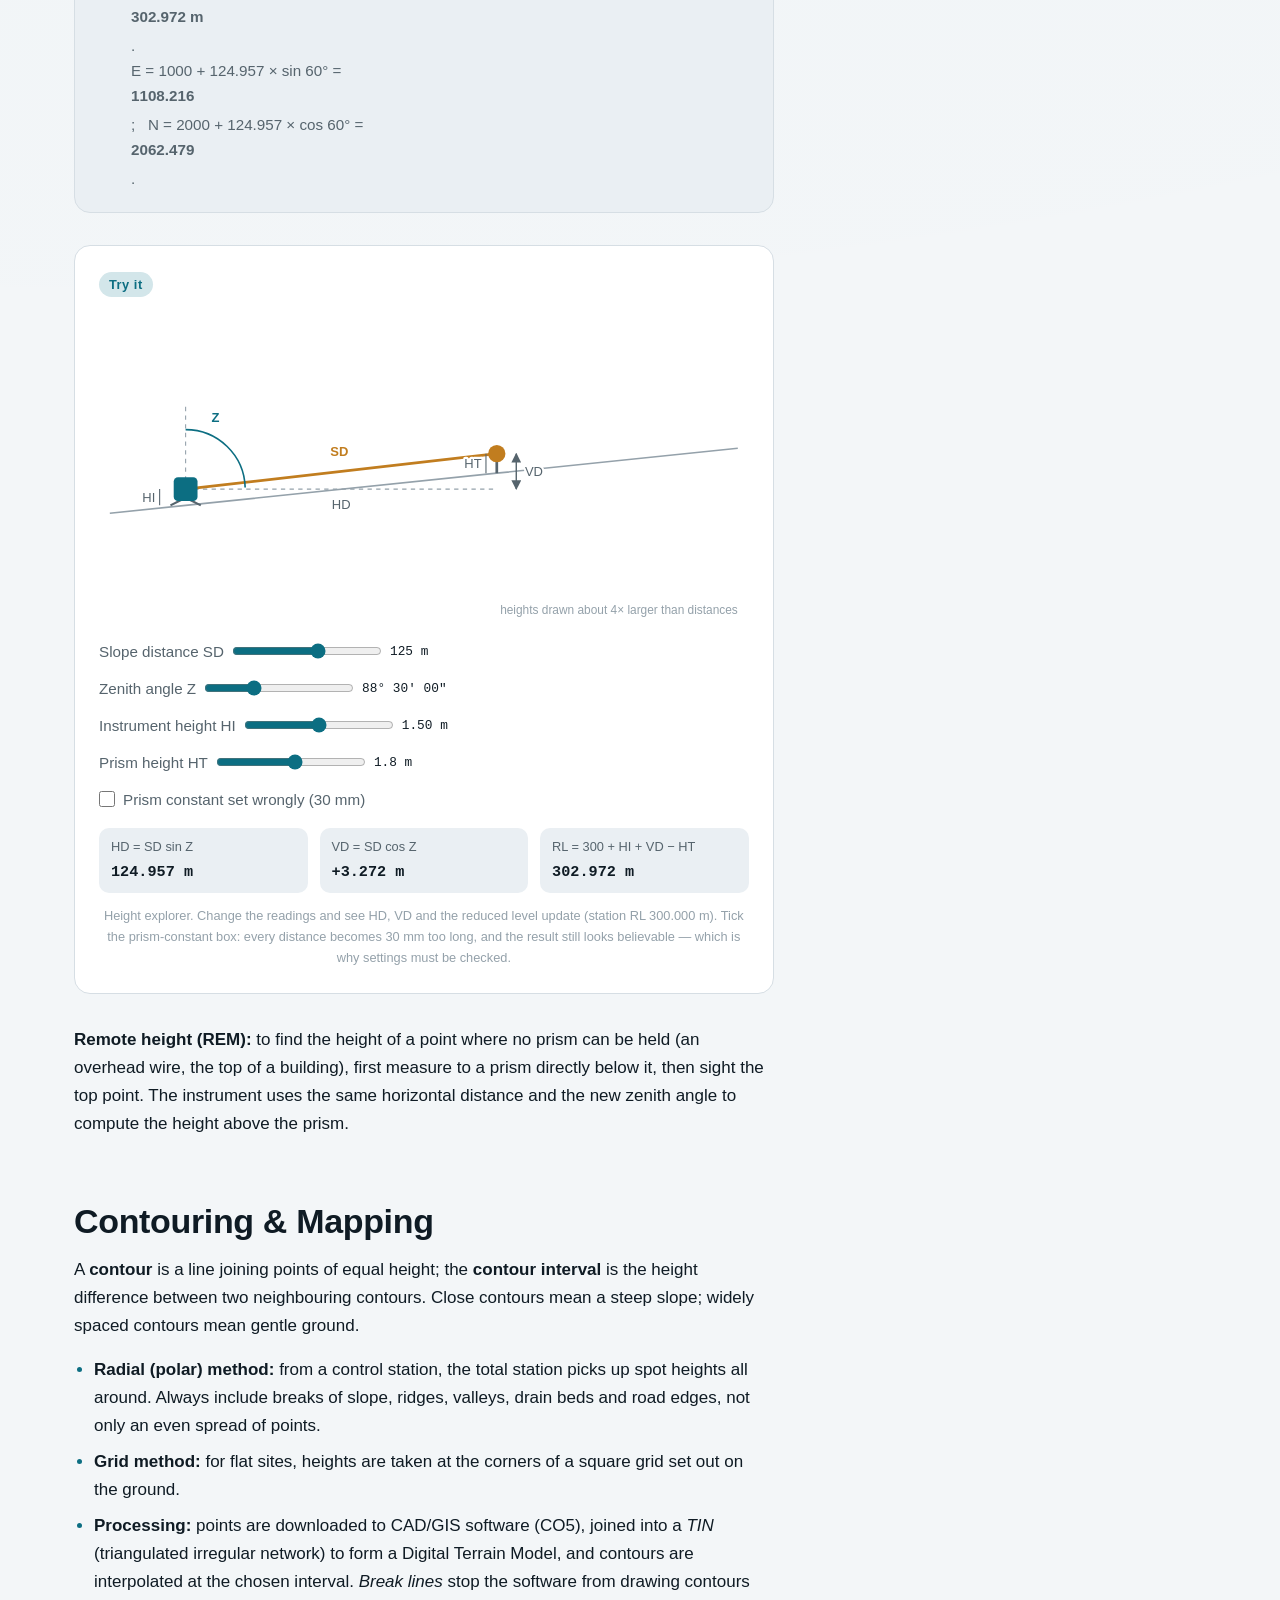
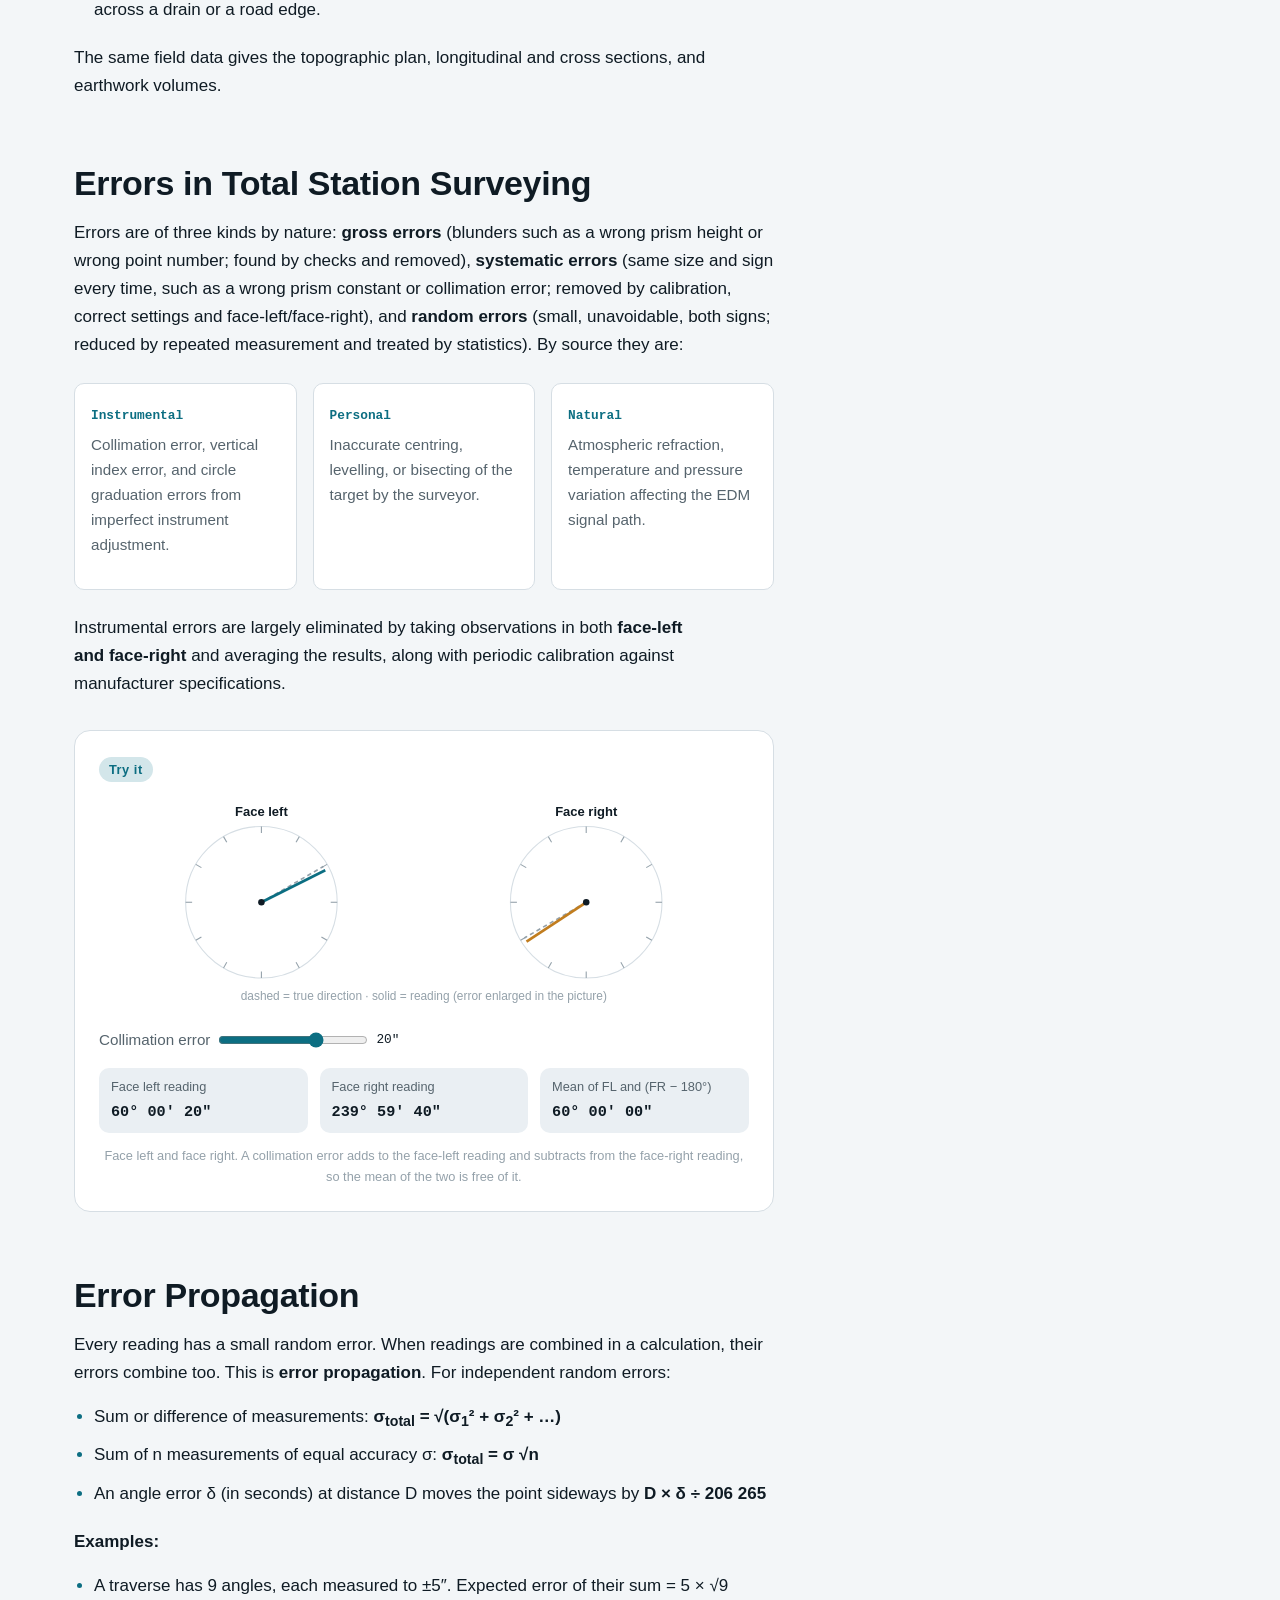
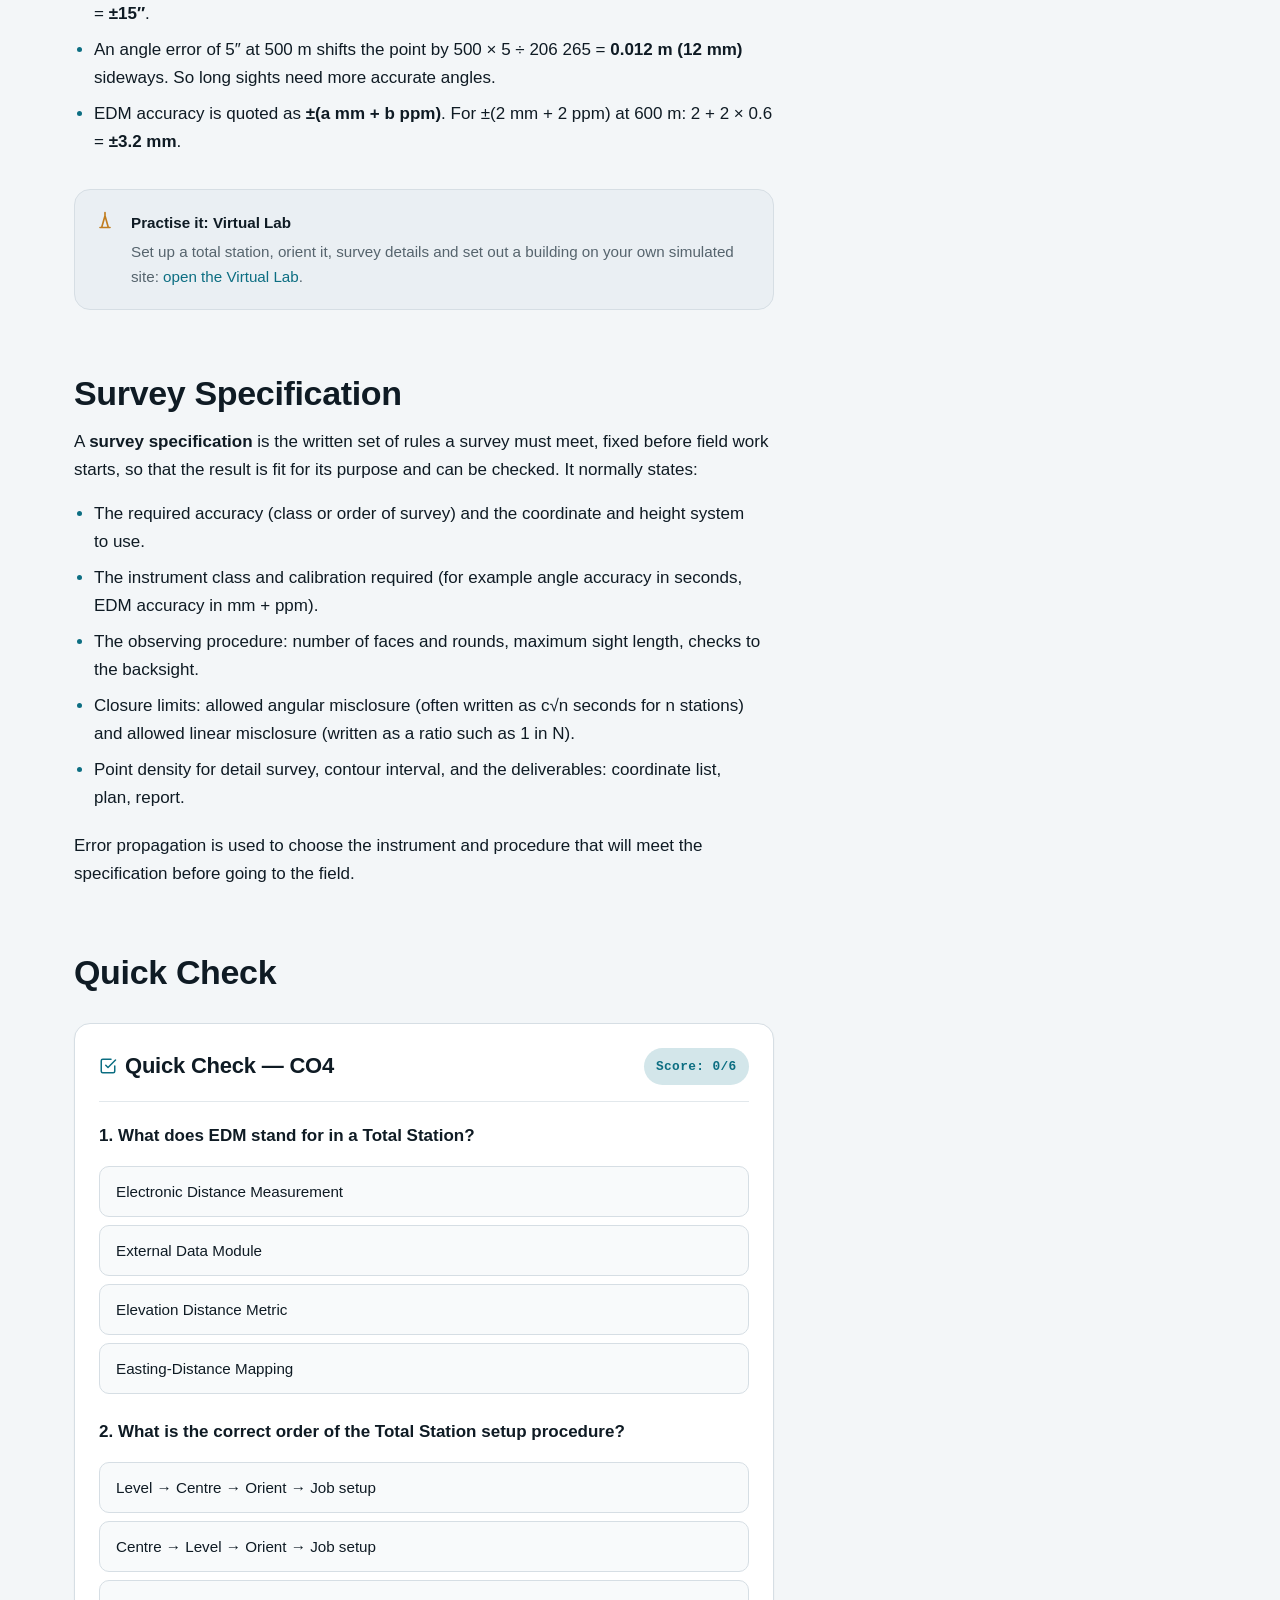
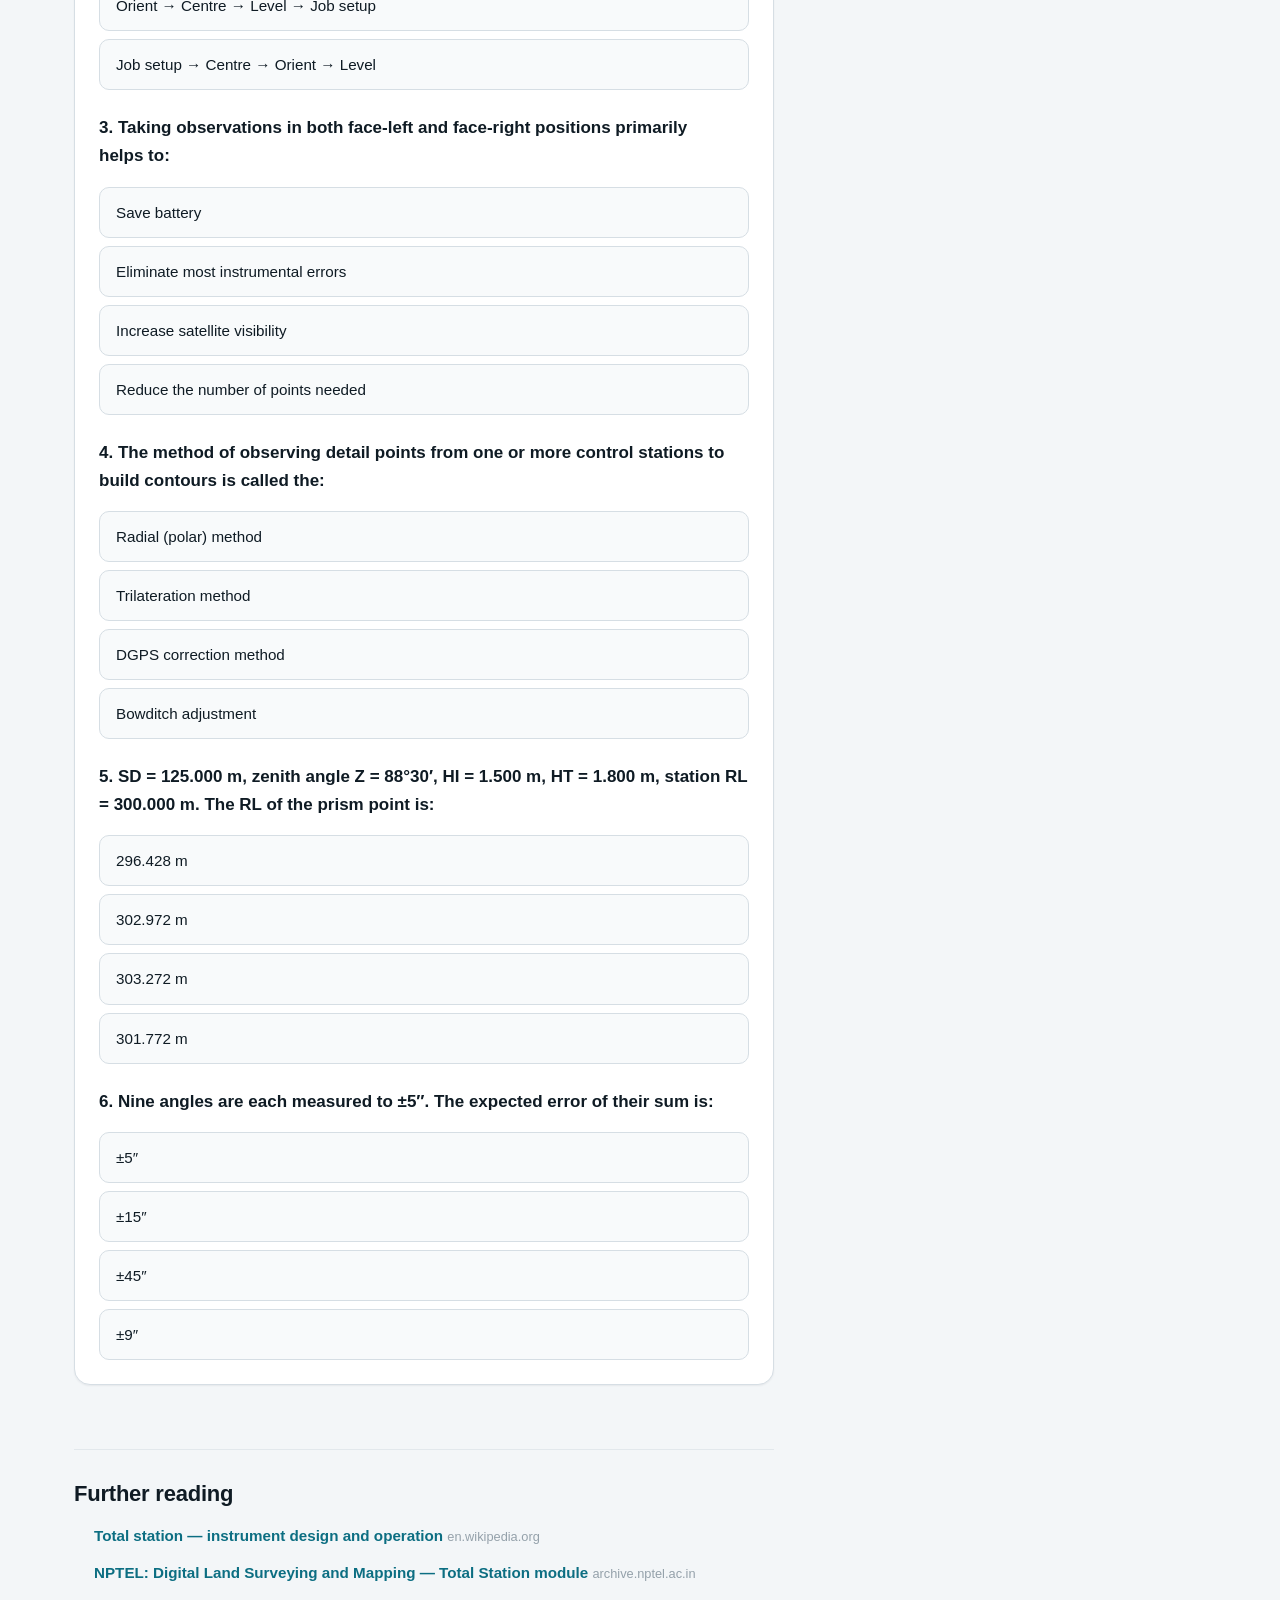
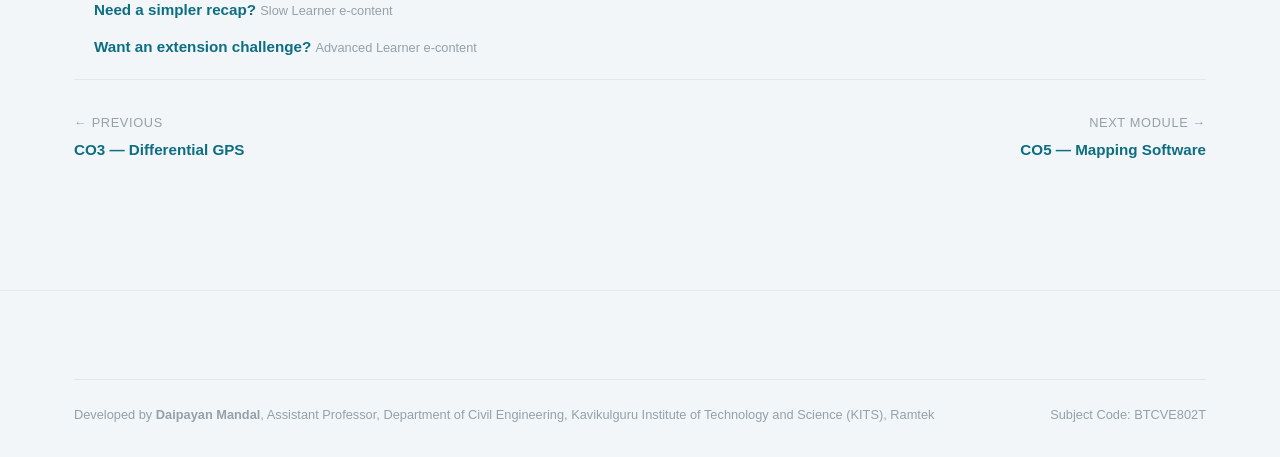
<file: co4.html>
<!DOCTYPE html>
<html lang="en">
<head>
<meta charset="UTF-8" />
<meta name="viewport" content="width=device-width, initial-scale=1.0" />
<title>CO4 — Total Station Surveying | DLSM E-Content</title>
<meta name="description" content="CO4: Use total station for land surveying and plotting the details — instrument parts, setting-up procedure, angle/distance measurement, contouring and sources of error." />
<link rel="preconnect" href="https://api.fontshare.com" />
<link href="https://api.fontshare.com/v2/css?f[]=cabinet-grotesk@700,500,400&f[]=satoshi@400,500,700&f[]=jetbrains-mono@500&display=swap" rel="stylesheet" />
<link rel="icon" href="favicon.svg" type="image/svg+xml" />
<link rel="stylesheet" href="css/style.css?v=20261127b" />
</head>
<body>
<a class="skip-link" href="#main">Skip to content</a>

<header class="site-header" data-site-header>
  <div class="container nav-bar">
    <a class="brand" href="index.html" aria-label="Home">
      <svg class="brand-mark" width="30" height="30" viewBox="0 0 32 32" fill="none" aria-hidden="true">
        <circle cx="16" cy="16" r="14.5" stroke="currentColor" stroke-width="1.4" opacity="0.35"/>
        <circle cx="16" cy="16" r="9.5" stroke="currentColor" stroke-width="1.4" opacity="0.6"/>
        <circle cx="16" cy="16" r="2.6" fill="currentColor"/>
        <path d="M16 2.5V6M16 26v3.5M2.5 16H6M26 16h3.5" stroke="currentColor" stroke-width="1.6" stroke-linecap="round"/>
      </svg>
      <span class="brand-text">
        <span class="brand-title">DLSM E-Content</span>
        <span class="brand-sub">BTCVE802T · Civil Engg.</span>
      </span>
    </a>
    <button class="nav-toggle" data-nav-toggle aria-label="Toggle menu" aria-expanded="false">
      <svg width="20" height="20" viewBox="0 0 24 24" fill="none" stroke="currentColor" stroke-width="2" stroke-linecap="round"><path d="M4 6h16M4 12h16M4 18h16"/></svg>
    </button>
    <ul class="nav-links" data-nav-links>
      <li><a href="index.html">Home</a></li>
      <li><a href="co1.html">CO1</a></li>
      <li><a href="co2.html">CO2</a></li>
      <li><a href="co3.html">CO3</a></li>
      <li><a href="co4.html" aria-current="page">CO4</a></li>
      <li><a href="co5.html">CO5</a></li>
      <li><a href="virtual-lab.html">Virtual Lab</a></li>
      <li><a href="references.html">References</a></li>
      <li><a href="slow-learner.html">Slow Learner</a></li>
      <li><a href="advanced-learner.html">Advanced Learner</a></li>
    </ul>
    <div class="nav-right">
      <button class="theme-toggle" data-theme-toggle aria-label="Toggle dark mode"></button>
    </div>
  </div>
</header>

<main id="main">

  <section class="co-hero">
    <div class="container">
      <div class="co-hero-top">
        <span class="co-badge">CO4</span>
        <span class="unit-tag">Unit IV · Total Station</span>
      </div>
      <h1>Total Station Surveying</h1>
      <div class="outcome-box">
        <span class="label">Course Outcome</span>
        <p>CO4: Use total station for land surveying and plotting the details.</p>
      </div>
    </div>
  </section>

  <section class="section">
    <div class="container content-grid">

      <article class="prose">

        <h2 id="introduction">Introduction</h2>
        <p>A Total Station is an electronic/optical surveying instrument that integrates an <strong>Electronic Distance Measurement (EDM)</strong> device with an electronic theodolite and an onboard microprocessor. In a single sighting it measures horizontal angle, vertical angle and slope distance to a target, then computes and stores coordinates automatically — making it the workhorse instrument of modern ground-based digital surveying.</p>

        <h2 id="parts">Instrument Parts</h2>
        <div class="error-grid">
          <div class="error-item"><span class="tag">Telescope</span><p>Sights the target/prism; carries the electronic angle-measuring sensors.</p></div>
          <div class="error-item"><span class="tag">EDM unit</span><p>Emits and receives an infrared or laser signal reflected off a prism to compute distance.</p></div>
          <div class="error-item"><span class="tag">Keyboard &amp; display</span><p>Used to input point codes, review readings and control on-board programs.</p></div>
          <div class="error-item"><span class="tag">Tribrach &amp; tripod</span><p>Levelling base that centres and stabilises the instrument over the station.</p></div>
          <div class="error-item"><span class="tag">Prism / reflector</span><p>Mounted on a target pole at the point being observed, reflects the EDM signal back.</p></div>
          <div class="error-item"><span class="tag">Onboard memory</span><p>Stores measured angles, distances and computed coordinates for later download.</p></div>
        </div>
        <figure class="diagram-card">
          <svg viewBox="0 0 600 260" role="img" aria-label="Labelled diagram of a total station identifying the telescope, EDM unit, keyboard and display, tribrach, and tripod">
            <line x1="300" y1="250" x2="210" y2="170" stroke="var(--color-text-faint)" stroke-width="3"/>
            <line x1="300" y1="250" x2="300" y2="170" stroke="var(--color-text-faint)" stroke-width="3"/>
            <line x1="300" y1="250" x2="390" y2="170" stroke="var(--color-text-faint)" stroke-width="3"/>
            <rect x="250" y="140" width="100" height="32" rx="5" fill="var(--color-surface)" stroke="var(--color-border)" stroke-width="1.4"/>
            <rect x="262" y="95" width="76" height="48" rx="8" fill="var(--color-primary-highlight)" stroke="var(--color-primary)" stroke-width="1.4"/>
            <rect x="272" y="85" width="56" height="18" rx="5" fill="var(--color-primary)"/>
            <rect x="268" y="148" width="64" height="16" rx="3" fill="var(--color-amber-highlight)" stroke="var(--color-amber)"/>
            <g stroke="var(--color-text-faint)" stroke-width="1" stroke-dasharray="3 3" fill="none">
              <path d="M328 94 L 440 60"/>
              <path d="M330 119 L 460 100"/>
              <path d="M330 156 L 460 150"/>
              <path d="M262 118 L 140 100"/>
              <path d="M270 156 L 140 165"/>
              <path d="M300 250 L 170 220"/>
            </g>
            <g font-size="10" fill="var(--color-text-muted)">
              <text x="445" y="58">Telescope</text>
              <text x="465" y="98">EDM unit</text>
              <text x="465" y="148">Keyboard &amp; display</text>
              <text x="20" y="98">Onboard memory</text>
              <text x="20" y="163">Prism / reflector target</text>
              <text x="20" y="223">Tribrach &amp; tripod</text>
            </g>
          </svg>
          <figcaption>The main parts of a total station: telescope and EDM for sighting and ranging, keyboard/display and memory for data handling, and the tribrach/tripod levelling base.</figcaption>
        </figure>

        <figure class="diagram-card">
          <svg viewBox="0 0 600 220" role="img" aria-label="Diagram of a total station on a tripod sighting a prism target with horizontal and vertical angle indicated">
            <g stroke="var(--color-text-faint)" stroke-width="1.4">
              <line x1="120" y1="190" x2="90" y2="150"/>
              <line x1="120" y1="190" x2="150" y2="150"/>
              <line x1="120" y1="190" x2="120" y2="150"/>
            </g>
            <rect x="95" y="110" width="50" height="40" rx="4" fill="var(--color-primary-highlight)" stroke="var(--color-primary)"/>
            <rect x="108" y="95" width="24" height="18" rx="3" fill="var(--color-primary)"/>
            <text x="120" y="205" font-size="10" text-anchor="middle" fill="var(--color-text-muted)">Total Station</text>

            <path d="M145 130 C 300 60, 400 60, 470 110" fill="none" stroke="var(--color-text-faint)" stroke-width="1" stroke-dasharray="3 5"/>
            <text x="300" y="70" font-size="9" text-anchor="middle" fill="var(--color-text-muted)">horizontal angle</text>

            <line x1="132" y1="104" x2="470" y2="104" stroke="var(--color-success)" stroke-width="1.8"/>
            <text x="300" y="96" font-size="9" text-anchor="middle" fill="var(--color-success)">line of sight / slope distance</text>

            <line x1="470" y1="104" x2="470" y2="180" stroke="var(--color-amber)" stroke-width="1.8" stroke-dasharray="6 4"/>
            <rect x="464" y="176" width="12" height="14" fill="var(--color-amber)"/>
            <text x="490" y="185" font-size="10" fill="var(--color-text-muted)">Prism</text>
            <text x="490" y="140" font-size="9" fill="var(--color-amber)">vertical angle</text>
          </svg>
          <figcaption>The instrument measures horizontal angle, vertical angle and slope distance to the prism in one sighting.</figcaption>
        </figure>

        <h2 id="accessories">Accessories of a Total Station</h2>
        <table class="data-table">
          <thead><tr><th>Accessory</th><th>Purpose</th></tr></thead>
          <tbody>
            <tr><td>Tripod (wooden or aluminium)</td><td>Firm stand for the instrument; legs pressed well into the ground</td></tr>
            <tr><td>Tribrach with optical/laser plummet</td><td>Levelling base with three foot screws; lets the instrument or a prism be centred and swapped without moving the tripod</td></tr>
            <tr><td>Prisms (single, triple, 360&deg;)</td><td>Reflect the EDM signal back; more prisms give a longer range. Each prism has a <em>prism constant</em> that must be set in the instrument</td></tr>
            <tr><td>Prism pole with circular bubble</td><td>Holds the prism vertically over a detail point; its height (target height) is read from the graduated pole</td></tr>
            <tr><td>Reflective sheet targets</td><td>Small stick-on targets for monitoring points and short distances</td></tr>
            <tr><td>Data collector / controller and memory card</td><td>Field software, job files, point codes; transfer data to the computer</td></tr>
            <tr><td>Batteries and charger</td><td>Power for a full day of work; carry spares</td></tr>
            <tr><td>Measuring tape</td><td>To measure the instrument height (HI)</td></tr>
            <tr><td>Thermometer and barometer</td><td>Temperature and pressure for the EDM atmospheric correction</td></tr>
            <tr><td>Two-way radios, umbrella, carrying case</td><td>Communication with the prism person; protect the instrument from sun, rain and shocks</td></tr>
          </tbody>
        </table>
        <p>Many modern instruments can also measure <strong>reflectorless</strong> (without a prism) to walls and inaccessible points, over a shorter range.</p>

        <h2 id="setup">Setting-Up Procedure</h2>
        <ol>
          <li><strong>Centring:</strong> Position the tripod so the instrument is exactly over the ground station mark, using the optical/laser plummet.</li>
          <li><strong>Levelling:</strong> Use the tribrach's levelling screws and the circular/electronic bubble to make the vertical axis truly vertical.</li>
          <li><strong>Powering on &amp; orientation:</strong> Switch on the instrument, set the station coordinates and instrument height, then sight a known backsight point to orient the horizontal circle.</li>
          <li><strong>Job/point setup:</strong> Create or select a job file, and enter point codes/descriptions for the features to be surveyed.</li>
        </ol>

        <h2 id="measurement">Measurement of Distance, Angles and Height</h2>
        <p>Once set up and oriented, every sighting gives three readings: horizontal angle, vertical (zenith) angle and slope distance. Everything else is computed from them.</p>

        <h3>1. Distance (EDM)</h3>
        <p>The EDM sends an infrared or laser beam to the prism and measures the returned signal. <em>Phase-shift</em> EDMs compare the phase of the sent and received waves; <em>pulse</em> (time-of-flight) EDMs measure the travel time. Distance = (speed of light &times; travel time) &divide; 2. Before measuring, set the <strong>prism constant</strong> and the <strong>atmospheric correction</strong> (from temperature and pressure, given in ppm), otherwise every distance is wrong by the same amount.</p>

        <h3>2. Horizontal angle</h3>
        <p>Set the station coordinates and sight a known backsight point; the instrument sets its horizontal circle to the backsight bearing. Every later reading is then a <strong>bearing</strong> (whole-circle bearing) from north. Measure important angles on <em>both faces</em> and take the mean.</p>

        <h3>3. Vertical angle</h3>
        <p>Total stations read the <strong>zenith angle Z</strong> (0&deg; straight up, 90&deg; level). Vertical angle above the horizontal = 90&deg; &minus; Z.</p>

        <h3>4. Height and coordinates</h3>
        <p>With slope distance SD, zenith angle Z, instrument height HI and target (prism) height HT:</p>
        <ul>
          <li>Horizontal distance: <strong>HD = SD &times; sin Z</strong></li>
          <li>Vertical difference: <strong>VD = SD &times; cos Z</strong></li>
          <li>Reduced level of the point: <strong>RL<sub>P</sub> = RL<sub>station</sub> + HI + VD &minus; HT</strong></li>
          <li>Coordinates: <strong>E<sub>P</sub> = E<sub>station</sub> + HD &times; sin(bearing)</strong>, &nbsp; <strong>N<sub>P</sub> = N<sub>station</sub> + HD &times; cos(bearing)</strong></li>
        </ul>
        <figure class="diagram-card">
          <svg viewBox="0 0 600 240" role="img" aria-label="Side view of a total station measuring slope distance and zenith angle to a prism, with instrument height, target height and horizontal distance labelled">
            <g stroke="var(--color-text-faint)" stroke-width="1.2"><line x1="40" y1="210" x2="560" y2="200"/></g>
            <rect x="96" y="120" width="28" height="30" rx="4" fill="var(--color-primary)"/>
            <g stroke="var(--color-text-muted)" stroke-width="1.5"><line x1="110" y1="150" x2="92" y2="208"/><line x1="110" y1="150" x2="128" y2="208"/></g>
            <line x1="470" y1="70" x2="470" y2="202" stroke="var(--color-text-muted)" stroke-width="2"/>
            <circle cx="470" cy="70" r="9" fill="var(--color-amber)"/>
            <line x1="110" y1="130" x2="462" y2="72" stroke="var(--color-amber)" stroke-width="1.8"/>
            <line x1="110" y1="130" x2="470" y2="130" stroke="var(--color-text-faint)" stroke-dasharray="4 4"/>
            <line x1="110" y1="130" x2="110" y2="40" stroke="var(--color-text-faint)" stroke-dasharray="4 4"/>
            <path d="M110 70 A60 60 0 0 1 168 120" fill="none" stroke="var(--color-primary)" stroke-width="1.4"/>
            <g font-size="11" fill="var(--color-text-muted)">
              <text x="150" y="78" fill="var(--color-primary)" font-weight="700">Z</text>
              <text x="230" y="70" fill="var(--color-amber)" font-weight="700">SD (slope distance)</text>
              <text x="280" y="148">HD = SD sin Z</text>
              <text x="478" y="105">VD = SD cos Z</text>
              <text x="478" y="170">HT (prism height)</text>
              <text x="20" y="175">HI</text>
            </g>
            <line x1="40" y1="130" x2="40" y2="208" stroke="var(--color-text-faint)"/>
          </svg>
          <figcaption>One sighting gives SD and Z; the instrument computes HD and VD, then the reduced level using HI and HT.</figcaption>
        </figure>
        <div class="callout">
          <span class="icon"><svg width="20" height="20" viewBox="0 0 24 24" fill="none" stroke="currentColor" stroke-width="2" stroke-linecap="round"><path d="M4 19h16M4 5h16M8 5v14M16 5v14"/></svg></span>
          <div>
            <strong>Worked example</strong>
            <p>Station: E 1000.000, N 2000.000, RL 300.000 m; HI = 1.500 m. To the prism: SD = 125.000 m, Z = 88&deg;30&prime;00&Prime;, bearing = 60&deg;00&prime;00&Prime;, HT = 1.800 m.<br>
            HD = 125 &times; sin 88.5&deg; = 124.957 m; &nbsp; VD = 125 &times; cos 88.5&deg; = 3.272 m.<br>
            RL = 300.000 + 1.500 + 3.272 &minus; 1.800 = <strong>302.972 m</strong>.<br>
            E = 1000 + 124.957 &times; sin 60&deg; = <strong>1108.216</strong>; &nbsp; N = 2000 + 124.957 &times; cos 60&deg; = <strong>2062.479</strong>.</p>
          </div>
        </div>
        <figure class="diagram-card ia" data-ia="ts-explorer">
          <span class="ia-badge">Try it</span>
          <div class="ia-mount"></div>
          <figcaption>Height explorer. Change the readings and see HD, VD and the reduced level update (station RL 300.000 m). Tick the prism-constant box: every distance becomes 30 mm too long, and the result still looks believable — which is why settings must be checked.</figcaption>
        </figure>
        <p><strong>Remote height (REM):</strong> to find the height of a point where no prism can be held (an overhead wire, the top of a building), first measure to a prism directly below it, then sight the top point. The instrument uses the same horizontal distance and the new zenith angle to compute the height above the prism.</p>

        <h2 id="contouring">Contouring &amp; Mapping</h2>
        <p>A <strong>contour</strong> is a line joining points of equal height; the <strong>contour interval</strong> is the height difference between two neighbouring contours. Close contours mean a steep slope; widely spaced contours mean gentle ground.</p>
        <ul>
          <li><strong>Radial (polar) method:</strong> from a control station, the total station picks up spot heights all around. Always include breaks of slope, ridges, valleys, drain beds and road edges, not only an even spread of points.</li>
          <li><strong>Grid method:</strong> for flat sites, heights are taken at the corners of a square grid set out on the ground.</li>
          <li><strong>Processing:</strong> points are downloaded to CAD/GIS software (CO5), joined into a <em>TIN</em> (triangulated irregular network) to form a Digital Terrain Model, and contours are interpolated at the chosen interval. <em>Break lines</em> stop the software from drawing contours across a drain or a road edge.</li>
        </ul>
        <p>The same field data gives the topographic plan, longitudinal and cross sections, and earthwork volumes.</p>

        <h2 id="errors">Errors in Total Station Surveying</h2>
        <p>Errors are of three kinds by nature: <strong>gross errors</strong> (blunders such as a wrong prism height or wrong point number; found by checks and removed), <strong>systematic errors</strong> (same size and sign every time, such as a wrong prism constant or collimation error; removed by calibration, correct settings and face-left/face-right), and <strong>random errors</strong> (small, unavoidable, both signs; reduced by repeated measurement and treated by statistics). By source they are:</p>
        <div class="error-grid">
          <div class="error-item"><span class="tag">Instrumental</span><p>Collimation error, vertical index error, and circle graduation errors from imperfect instrument adjustment.</p></div>
          <div class="error-item"><span class="tag">Personal</span><p>Inaccurate centring, levelling, or bisecting of the target by the surveyor.</p></div>
          <div class="error-item"><span class="tag">Natural</span><p>Atmospheric refraction, temperature and pressure variation affecting the EDM signal path.</p></div>
        </div>
        <p>Instrumental errors are largely eliminated by taking observations in both <strong>face-left and face-right</strong> and averaging the results, along with periodic calibration against manufacturer specifications.</p>
        <figure class="diagram-card ia" data-ia="face-lr">
          <span class="ia-badge">Try it</span>
          <div class="ia-mount"></div>
          <figcaption>Face left and face right. A collimation error adds to the face-left reading and subtracts from the face-right reading, so the mean of the two is free of it.</figcaption>
        </figure>

        <h2 id="propagation">Error Propagation</h2>
        <p>Every reading has a small random error. When readings are combined in a calculation, their errors combine too. This is <strong>error propagation</strong>. For independent random errors:</p>
        <ul>
          <li>Sum or difference of measurements: <strong>&sigma;<sub>total</sub> = &radic;(&sigma;<sub>1</sub>&sup2; + &sigma;<sub>2</sub>&sup2; + &hellip;)</strong></li>
          <li>Sum of n measurements of equal accuracy &sigma;: <strong>&sigma;<sub>total</sub> = &sigma; &radic;n</strong></li>
          <li>An angle error &delta; (in seconds) at distance D moves the point sideways by <strong>D &times; &delta; &divide; 206 265</strong></li>
        </ul>
        <p><strong>Examples:</strong></p>
        <ul>
          <li>A traverse has 9 angles, each measured to &plusmn;5&Prime;. Expected error of their sum = 5 &times; &radic;9 = <strong>&plusmn;15&Prime;</strong>.</li>
          <li>An angle error of 5&Prime; at 500 m shifts the point by 500 &times; 5 &divide; 206 265 = <strong>0.012 m (12 mm)</strong> sideways. So long sights need more accurate angles.</li>
          <li>EDM accuracy is quoted as <strong>&plusmn;(a mm + b ppm)</strong>. For &plusmn;(2 mm + 2 ppm) at 600 m: 2 + 2 &times; 0.6 = <strong>&plusmn;3.2 mm</strong>.</li>
        </ul>

        <div class="callout">
          <span class="icon"><svg width="20" height="20" viewBox="0 0 24 24" fill="none" stroke="currentColor" stroke-width="2" stroke-linecap="round"><path d="M12 3v4M8 21l4-14 4 14M6 21h12"/></svg></span>
          <div>
            <strong>Practise it: Virtual Lab</strong>
            <p>Set up a total station, orient it, survey details and set out a building on your own simulated site: <a href="virtual-lab.html">open the Virtual Lab</a>.</p>
          </div>
        </div>

        <h2 id="specification">Survey Specification</h2>
        <p>A <strong>survey specification</strong> is the written set of rules a survey must meet, fixed before field work starts, so that the result is fit for its purpose and can be checked. It normally states:</p>
        <ul>
          <li>The required accuracy (class or order of survey) and the coordinate and height system to use.</li>
          <li>The instrument class and calibration required (for example angle accuracy in seconds, EDM accuracy in mm + ppm).</li>
          <li>The observing procedure: number of faces and rounds, maximum sight length, checks to the backsight.</li>
          <li>Closure limits: allowed angular misclosure (often written as c&radic;n seconds for n stations) and allowed linear misclosure (written as a ratio such as 1 in N).</li>
          <li>Point density for detail survey, contour interval, and the deliverables: coordinate list, plan, report.</li>
        </ul>
        <p>Error propagation is used to choose the instrument and procedure that will meet the specification before going to the field.</p>

        <h2 id="quiz">Quick Check</h2>
        <div class="quiz-card" data-quiz>
          <div class="quiz-head">
            <h3><svg class="quiz-icon" width="18" height="18" viewBox="0 0 24 24" fill="none" stroke="currentColor" stroke-width="2" stroke-linecap="round" stroke-linejoin="round"><path d="M9 11l3 3L22 4"/><path d="M21 12v7a2 2 0 0 1-2 2H5a2 2 0 0 1-2-2V5a2 2 0 0 1 2-2h11"/></svg>Quick Check — CO4</h3>
            <span class="quiz-score" data-quiz-score>Score: 0/6</span>
          </div>
          <div class="quiz-questions" data-quiz-questions></div>
          <div class="quiz-footer" data-quiz-footer hidden>
            <p class="quiz-result" data-quiz-result></p>
            <button class="quiz-retry" data-quiz-retry type="button">Retake Quiz</button>
          </div>
          <script type="application/json" data-quiz-data>
[
  {
    "q": "What does EDM stand for in a Total Station?",
    "options": [
      "Electronic Distance Measurement",
      "External Data Module",
      "Elevation Distance Metric",
      "Easting-Distance Mapping"
    ],
    "correct": 0,
    "explain": "The EDM (Electronic Distance Measurement) unit emits and receives a signal reflected off a prism to compute distance."
  },
  {
    "q": "What is the correct order of the Total Station setup procedure?",
    "options": [
      "Level → Centre → Orient → Job setup",
      "Centre → Level → Orient → Job setup",
      "Orient → Centre → Level → Job setup",
      "Job setup → Centre → Orient → Level"
    ],
    "correct": 1,
    "explain": "The instrument must first be centred over the mark, then levelled, then oriented to a known backsight, before the job/point setup begins."
  },
  {
    "q": "Taking observations in both face-left and face-right positions primarily helps to:",
    "options": [
      "Save battery",
      "Eliminate most instrumental errors",
      "Increase satellite visibility",
      "Reduce the number of points needed"
    ],
    "correct": 1,
    "explain": "Averaging face-left and face-right readings cancels out collimation and vertical-index errors from imperfect instrument adjustment."
  },
  {
    "q": "The method of observing detail points from one or more control stations to build contours is called the:",
    "options": [
      "Radial (polar) method",
      "Trilateration method",
      "DGPS correction method",
      "Bowditch adjustment"
    ],
    "correct": 0,
    "explain": "The radial (polar) method systematically observes detail points around a site from control stations, building the dataset used for contouring."
  },
  {
    "q": "SD = 125.000 m, zenith angle Z = 88°30′, HI = 1.500 m, HT = 1.800 m, station RL = 300.000 m. The RL of the prism point is:",
    "options": [
      "296.428 m",
      "302.972 m",
      "303.272 m",
      "301.772 m"
    ],
    "correct": 1,
    "explain": "VD = 125 × cos 88.5° = 3.272 m; RL = 300.000 + 1.500 + 3.272 − 1.800 = 302.972 m."
  },
  {
    "q": "Nine angles are each measured to ±5″. The expected error of their sum is:",
    "options": [
      "±5″",
      "±15″",
      "±45″",
      "±9″"
    ],
    "correct": 1,
    "explain": "For n equal independent errors, σ_total = σ√n = 5 × √9 = ±15″."
  }
]
          </script>
        </div>

        <div class="further-reading">
          <h2>Further reading</h2>
          <ul>
            <li><a href="https://en.wikipedia.org/wiki/Total_station" target="_blank" rel="noopener">Total station — instrument design and operation</a> <span class="src">en.wikipedia.org</span></li>
            <li><a href="https://archive.nptel.ac.in/courses/105/107/105107158/" target="_blank" rel="noopener">NPTEL: Digital Land Surveying and Mapping — Total Station module</a> <span class="src">archive.nptel.ac.in</span></li>
            <li><a href="slow-learner.html#co4">Need a simpler recap?</a> <span class="src">Slow Learner e-content</span></li>
            <li><a href="advanced-learner.html#co4">Want an extension challenge?</a> <span class="src">Advanced Learner e-content</span></li>
          </ul>
        </div>

      </article>

      <aside class="toc" aria-label="On this page">
        <span class="label">On this page</span>
        <ul>
          <li><a href="#introduction">Introduction</a></li>
          <li><a href="#parts">Instrument Parts</a></li>
          <li><a href="#accessories">Accessories</a></li>
          <li><a href="#setup">Setting-Up Procedure</a></li>
          <li><a href="#measurement">Distance, Angles &amp; Height</a></li>
          <li><a href="#contouring">Contouring &amp; Mapping</a></li>
          <li><a href="#errors">Errors</a></li>
          <li><a href="#propagation">Error Propagation</a></li>
          <li><a href="#specification">Survey Specification</a></li>
          <li><a href="#quiz">Quick Check</a></li>
        </ul>
      </aside>

    </div>

    <div class="container">
      <div class="co-pager">
        <a class="pager-link" href="co3.html"><span class="dir">← Previous</span><span class="title">CO3 — Differential GPS</span></a>
        <a class="pager-link next" href="co5.html"><span class="dir">Next module →</span><span class="title">CO5 — Mapping Software</span></a>
      </div>
    </div>
  </section>

</main>

<footer class="site-footer">
  <div class="container">
    <div class="footer-bottom">
      <span>Developed by <strong>Daipayan Mandal</strong>, Assistant Professor, Department of Civil Engineering, Kavikulguru Institute of Technology and Science (KITS), Ramtek</span>
      <span>Subject Code: BTCVE802T</span>
    </div>
  </div>
</footer>

<script src="js/script.js?v=20261127b"></script>
<script src="js/quiz.js?v=20261127b"></script>
<script src="js/interactives.js?v=20261127b"></script>
</body>
</html>
</file>
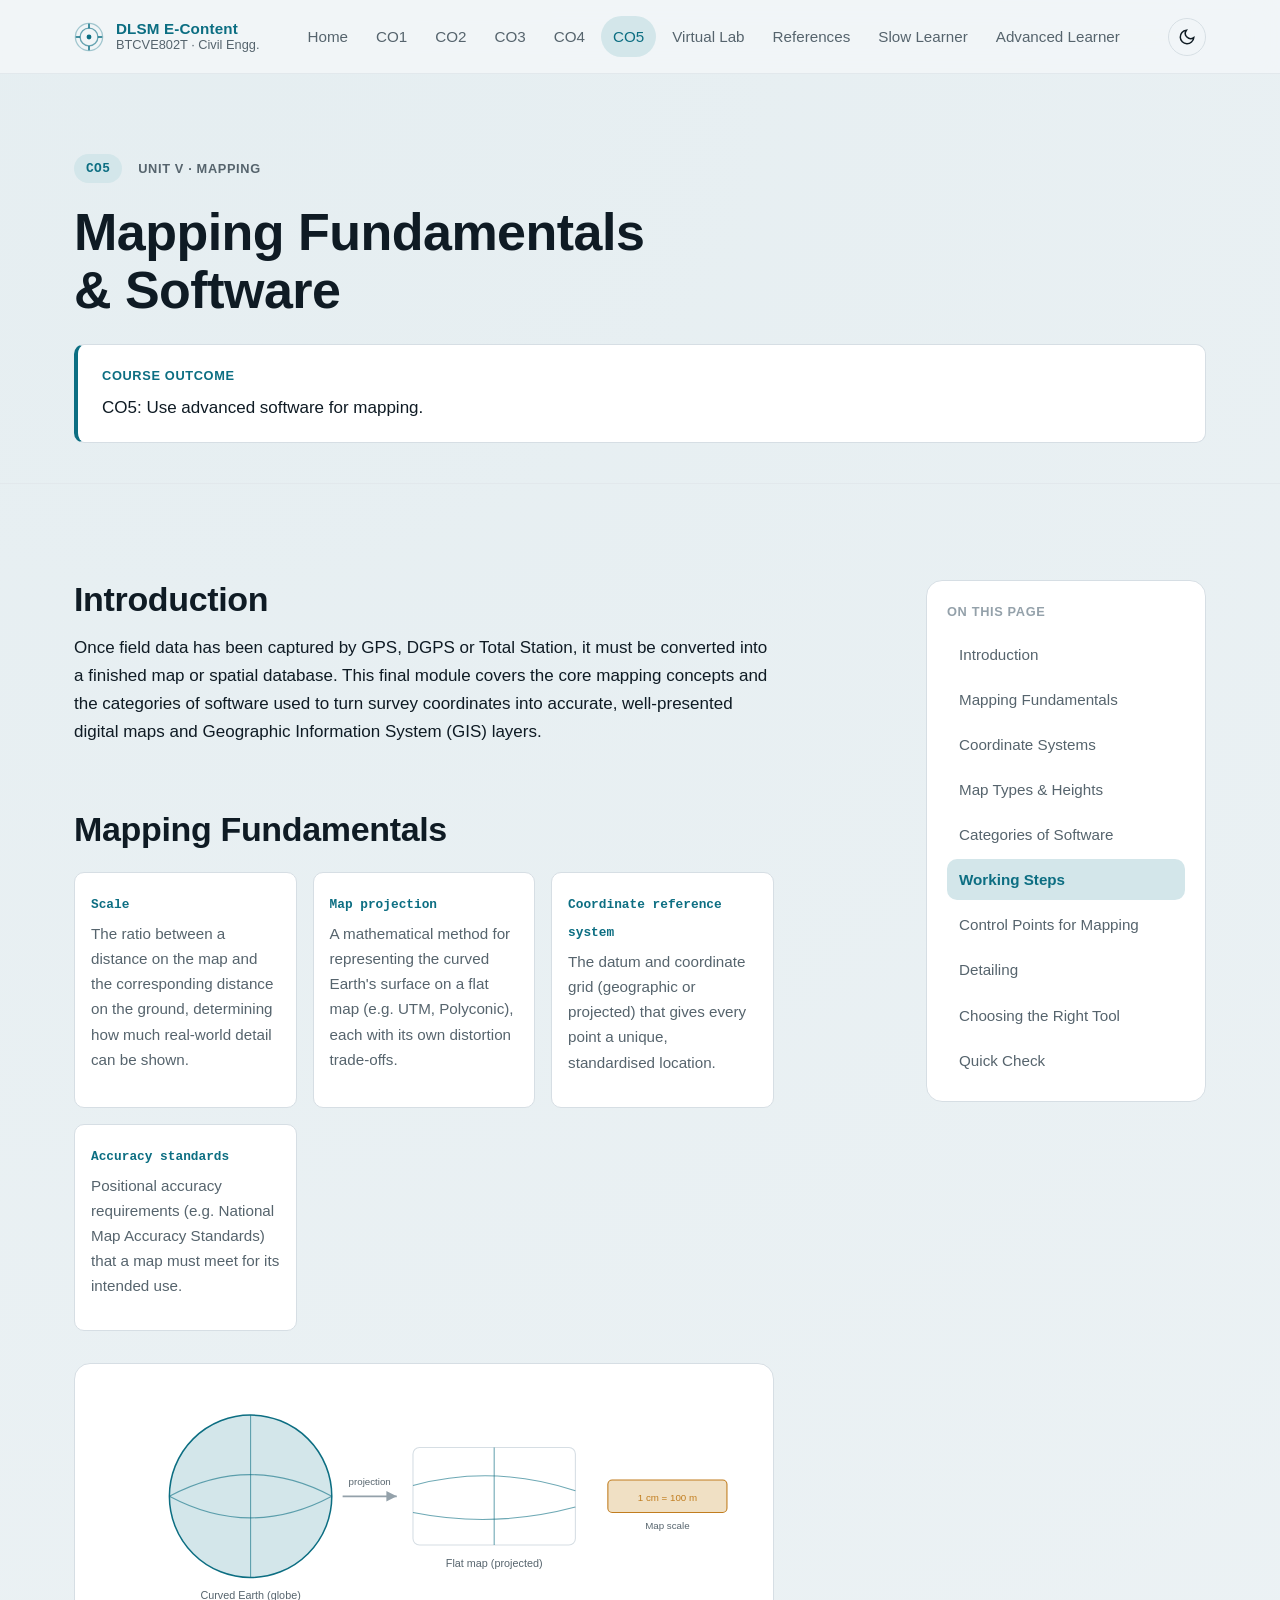
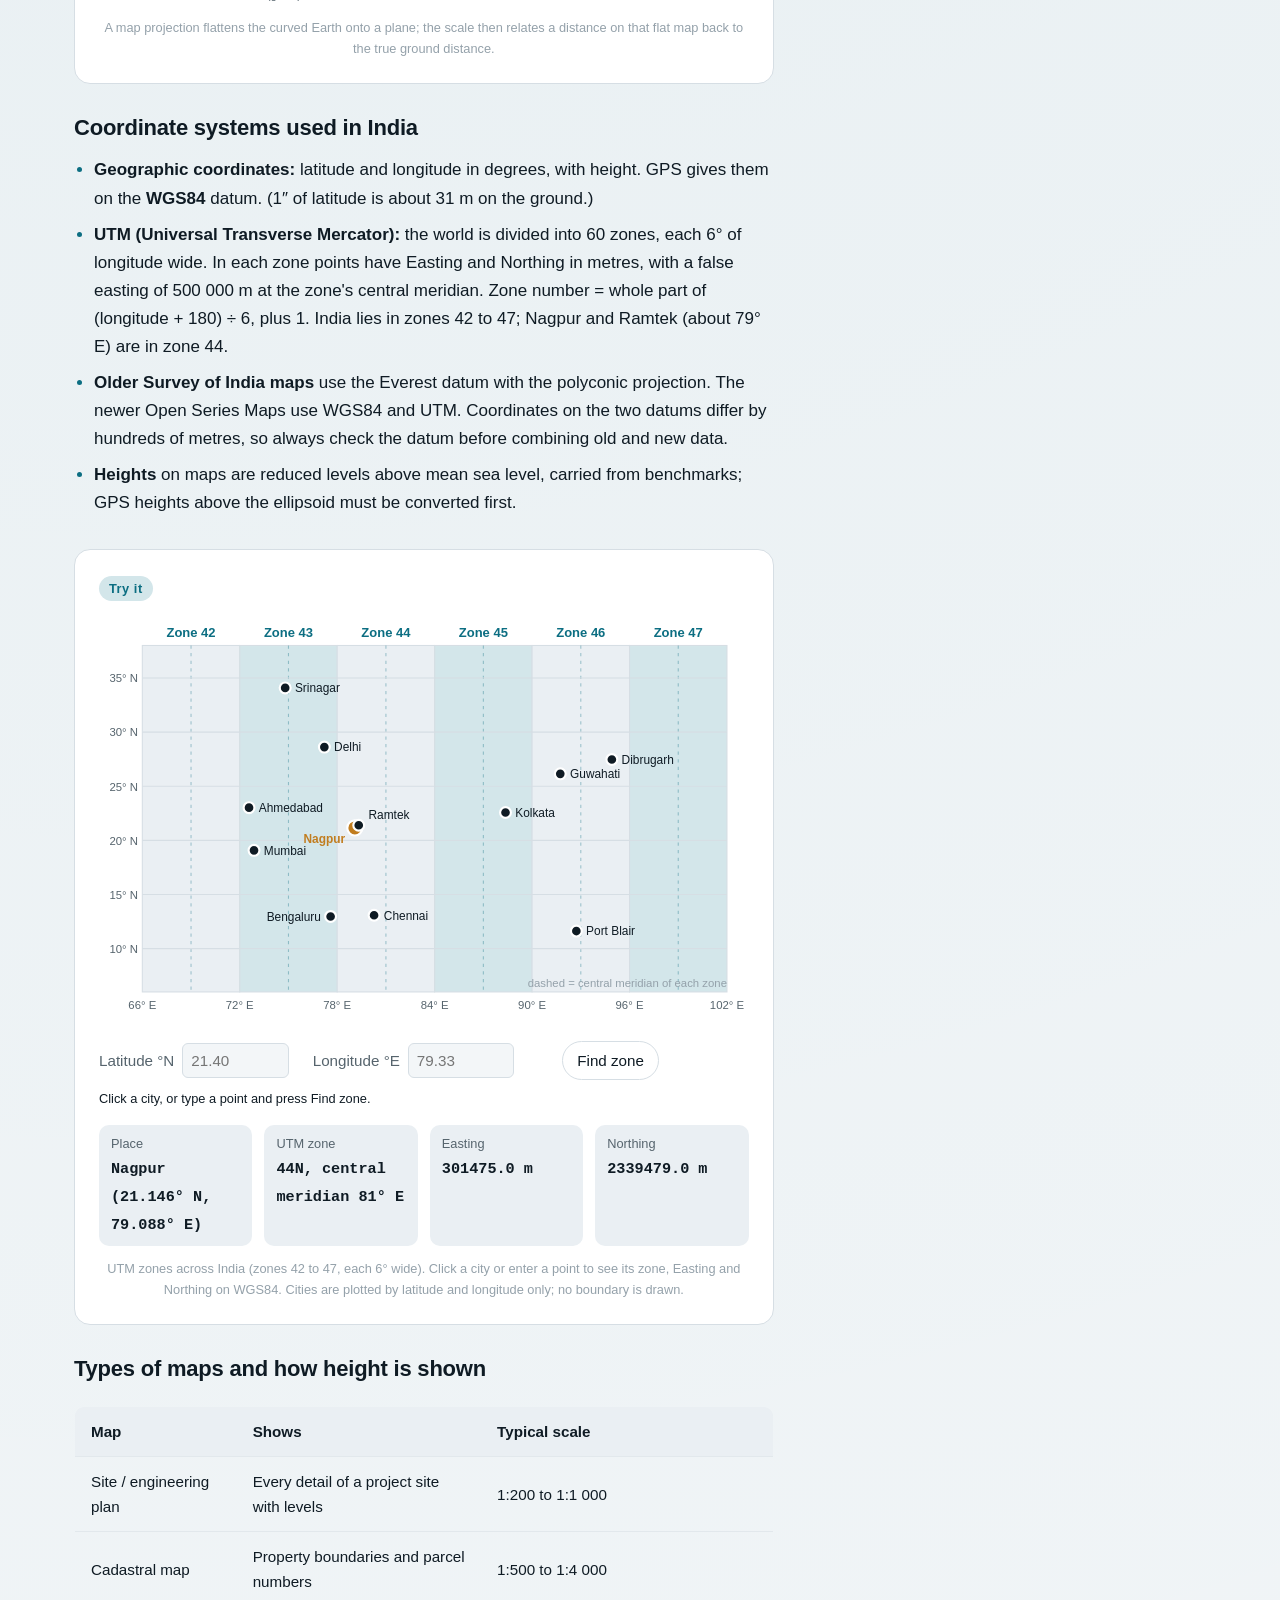
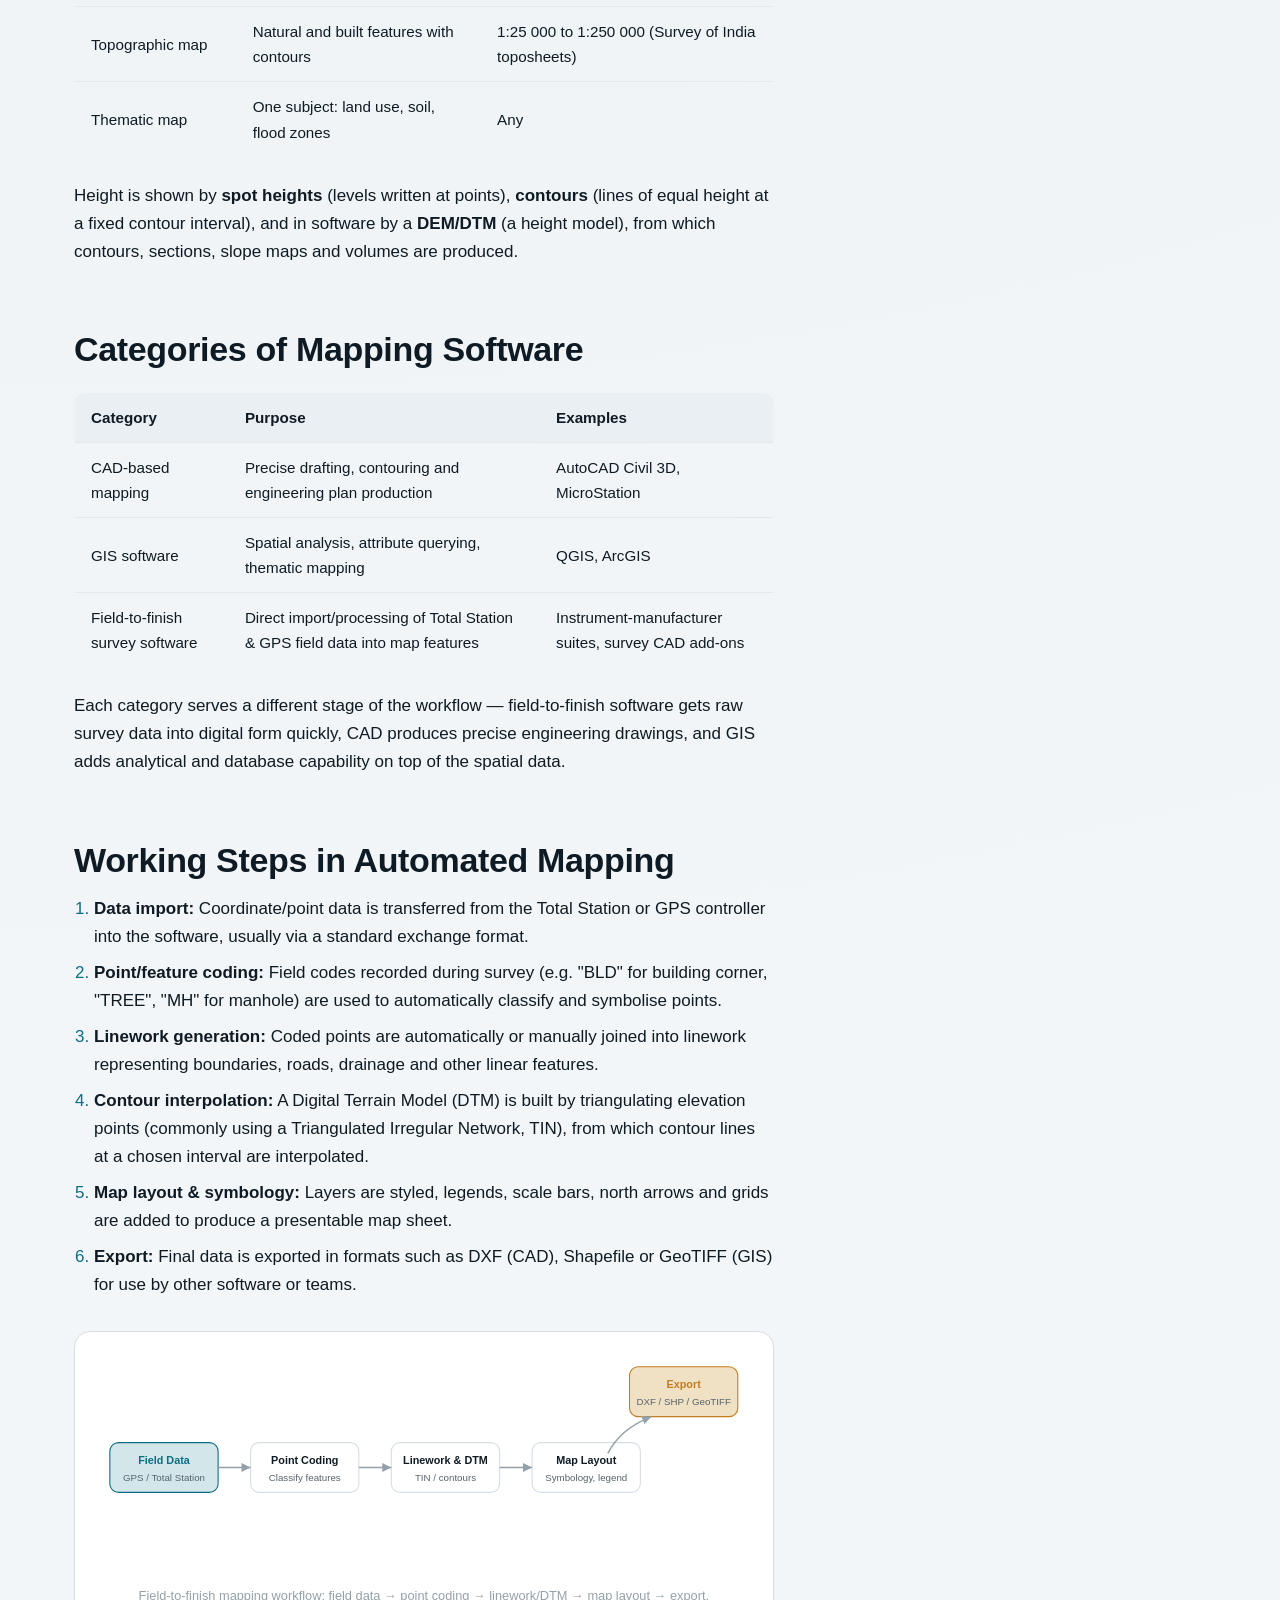
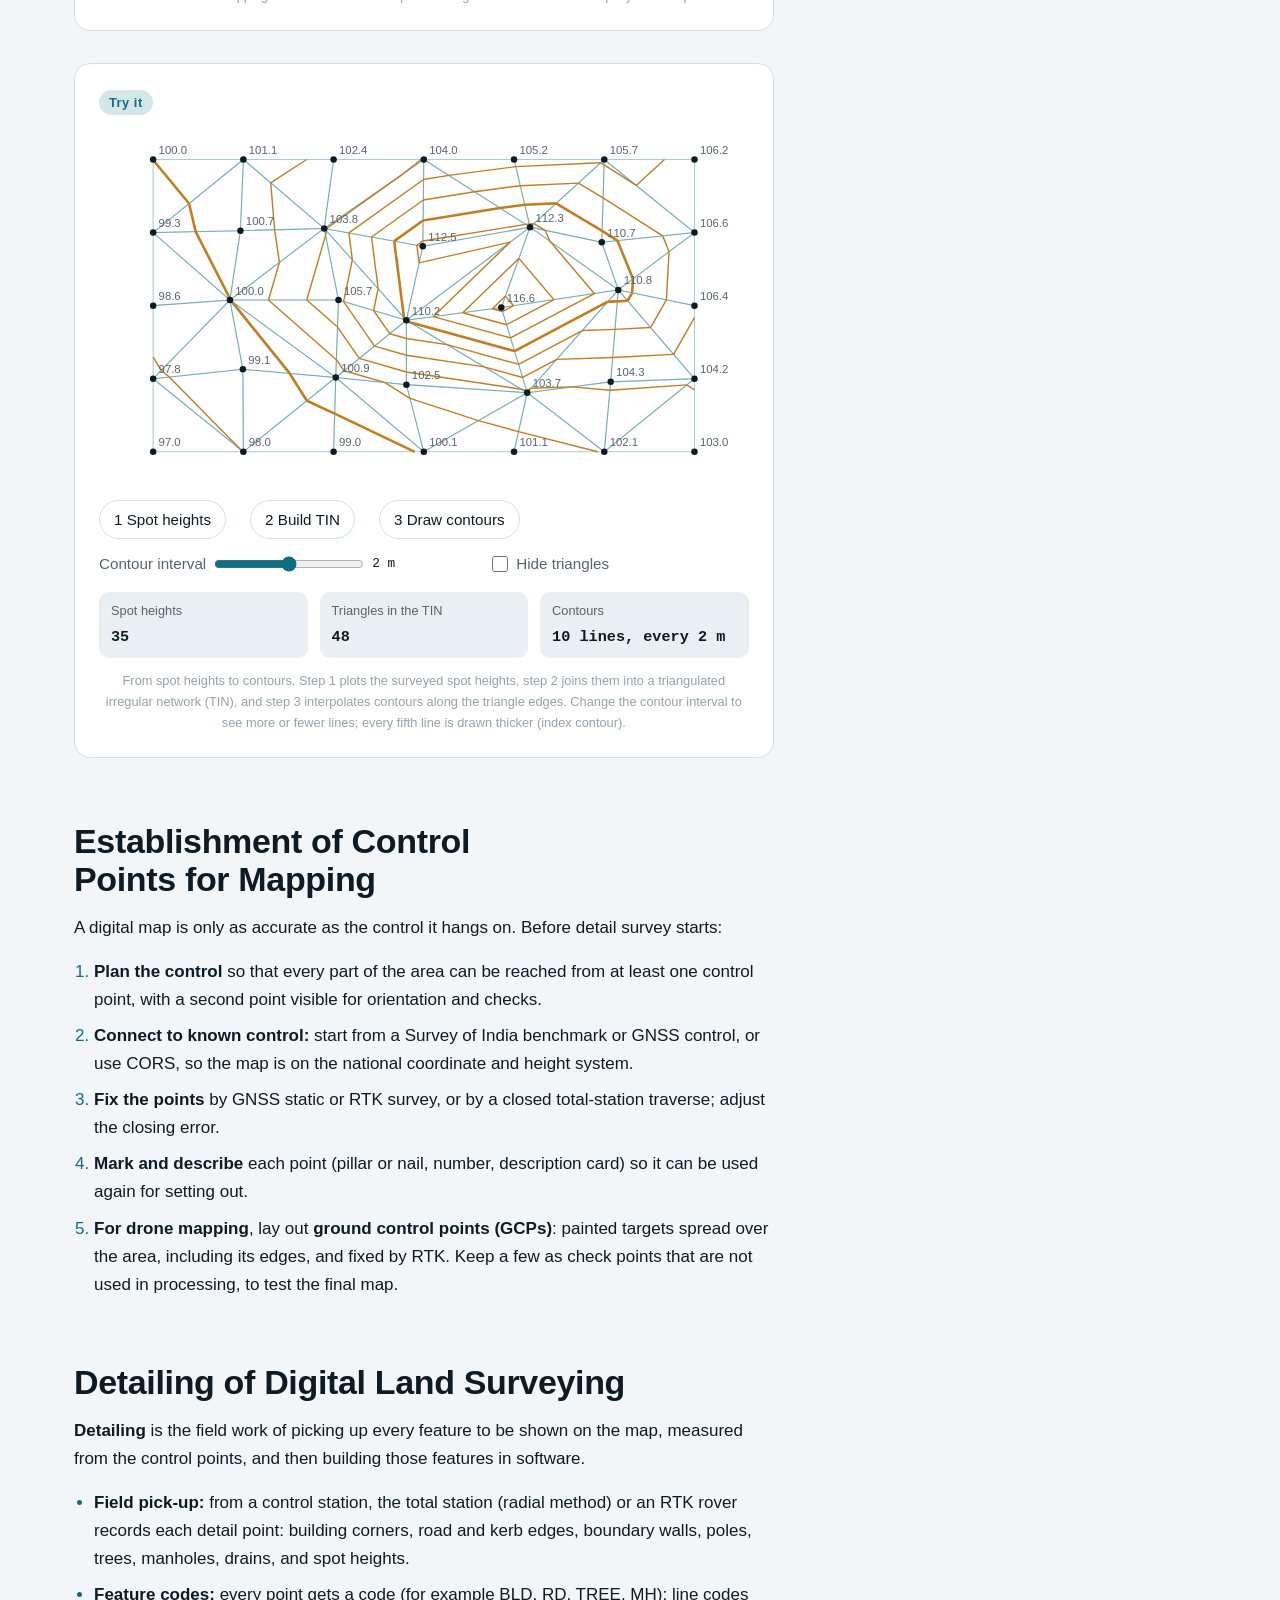
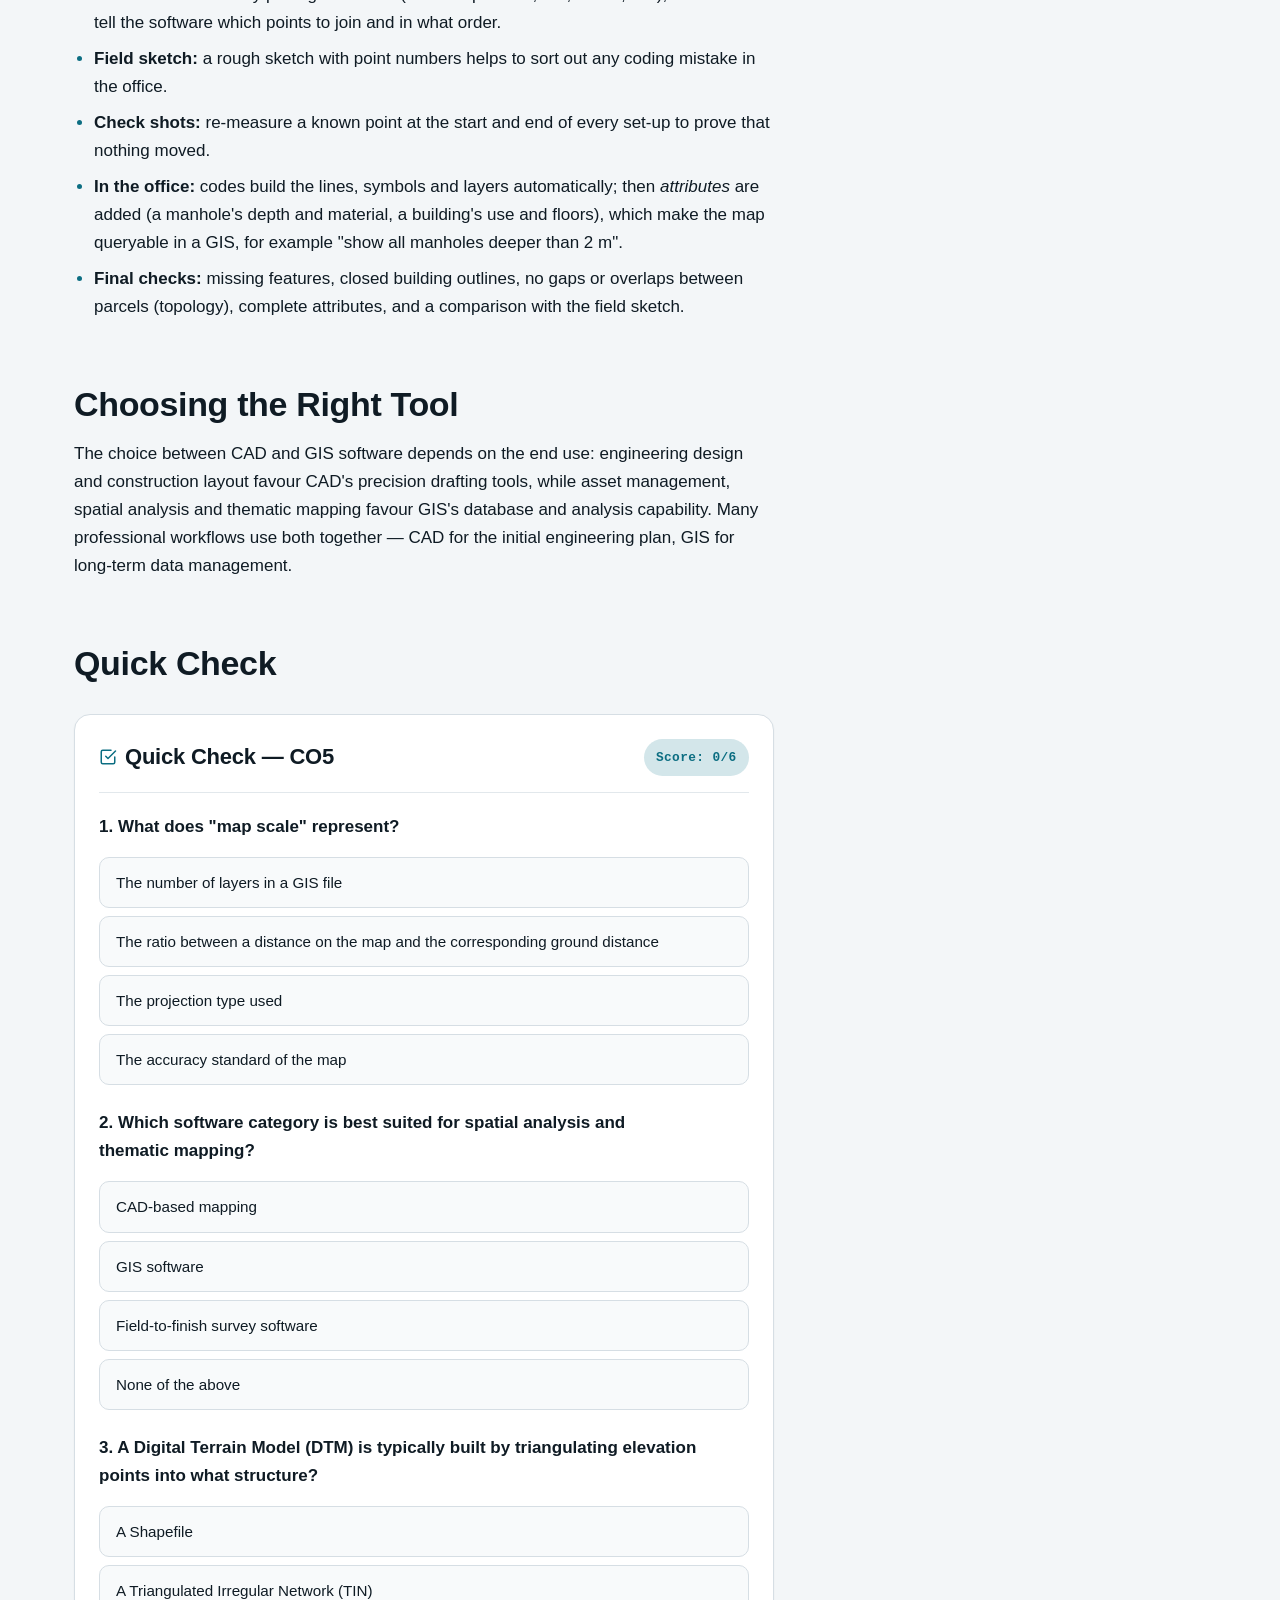
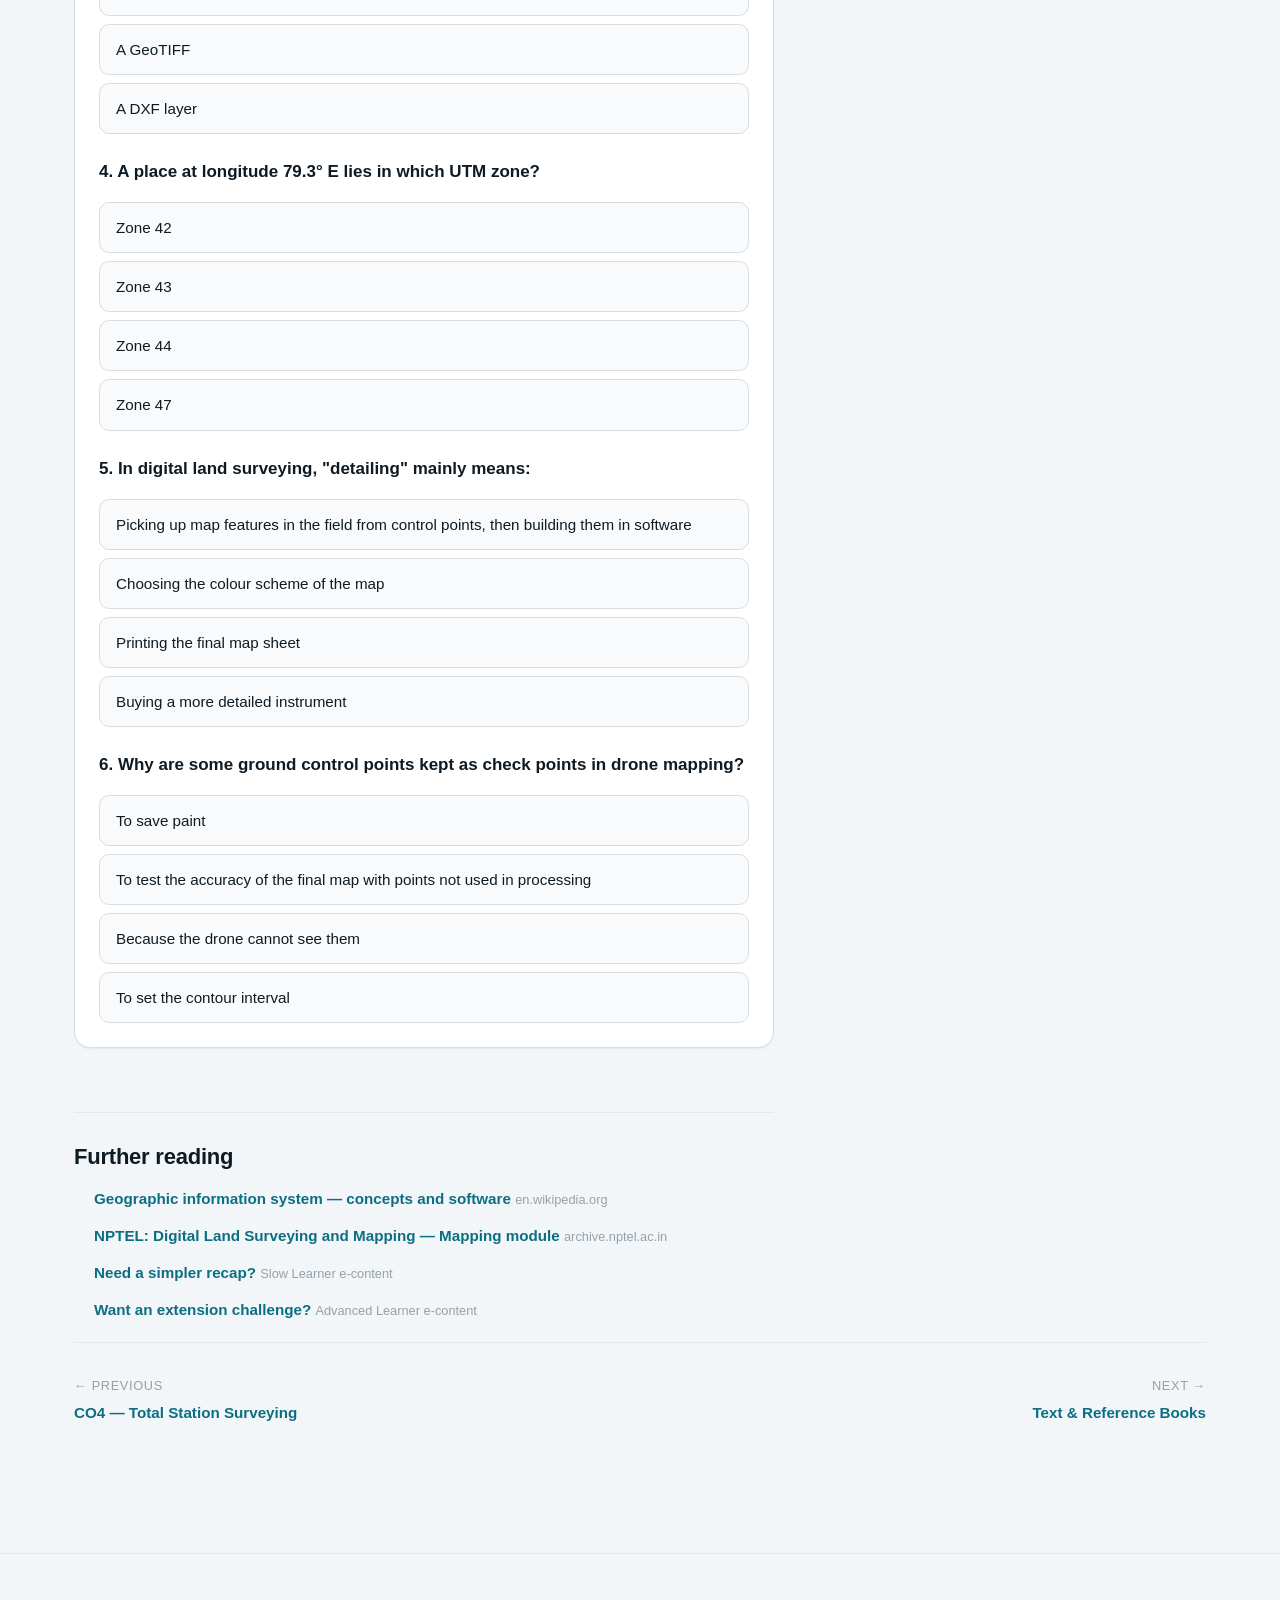
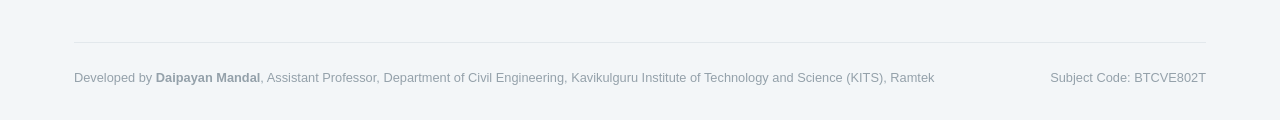
<file: co5.html>
<!DOCTYPE html>
<html lang="en">
<head>
<meta charset="UTF-8" />
<meta name="viewport" content="width=device-width, initial-scale=1.0" />
<title>CO5 — Mapping Fundamentals &amp; Software | DLSM E-Content</title>
<meta name="description" content="CO5: Use advanced software for mapping — mapping fundamentals, categories of mapping/GIS software, working steps and the detailing process." />
<link rel="preconnect" href="https://api.fontshare.com" />
<link href="https://api.fontshare.com/v2/css?f[]=cabinet-grotesk@700,500,400&f[]=satoshi@400,500,700&f[]=jetbrains-mono@500&display=swap" rel="stylesheet" />
<link rel="icon" href="favicon.svg" type="image/svg+xml" />
<link rel="stylesheet" href="css/style.css?v=20261127b" />
</head>
<body>
<a class="skip-link" href="#main">Skip to content</a>

<header class="site-header" data-site-header>
  <div class="container nav-bar">
    <a class="brand" href="index.html" aria-label="Home">
      <svg class="brand-mark" width="30" height="30" viewBox="0 0 32 32" fill="none" aria-hidden="true">
        <circle cx="16" cy="16" r="14.5" stroke="currentColor" stroke-width="1.4" opacity="0.35"/>
        <circle cx="16" cy="16" r="9.5" stroke="currentColor" stroke-width="1.4" opacity="0.6"/>
        <circle cx="16" cy="16" r="2.6" fill="currentColor"/>
        <path d="M16 2.5V6M16 26v3.5M2.5 16H6M26 16h3.5" stroke="currentColor" stroke-width="1.6" stroke-linecap="round"/>
      </svg>
      <span class="brand-text">
        <span class="brand-title">DLSM E-Content</span>
        <span class="brand-sub">BTCVE802T · Civil Engg.</span>
      </span>
    </a>
    <button class="nav-toggle" data-nav-toggle aria-label="Toggle menu" aria-expanded="false">
      <svg width="20" height="20" viewBox="0 0 24 24" fill="none" stroke="currentColor" stroke-width="2" stroke-linecap="round"><path d="M4 6h16M4 12h16M4 18h16"/></svg>
    </button>
    <ul class="nav-links" data-nav-links>
      <li><a href="index.html">Home</a></li>
      <li><a href="co1.html">CO1</a></li>
      <li><a href="co2.html">CO2</a></li>
      <li><a href="co3.html">CO3</a></li>
      <li><a href="co4.html">CO4</a></li>
      <li><a href="co5.html" aria-current="page">CO5</a></li>
      <li><a href="virtual-lab.html">Virtual Lab</a></li>
      <li><a href="references.html">References</a></li>
      <li><a href="slow-learner.html">Slow Learner</a></li>
      <li><a href="advanced-learner.html">Advanced Learner</a></li>
    </ul>
    <div class="nav-right">
      <button class="theme-toggle" data-theme-toggle aria-label="Toggle dark mode"></button>
    </div>
  </div>
</header>

<main id="main">

  <section class="co-hero">
    <div class="container">
      <div class="co-hero-top">
        <span class="co-badge">CO5</span>
        <span class="unit-tag">Unit V · Mapping</span>
      </div>
      <h1>Mapping Fundamentals &amp; Software</h1>
      <div class="outcome-box">
        <span class="label">Course Outcome</span>
        <p>CO5: Use advanced software for mapping.</p>
      </div>
    </div>
  </section>

  <section class="section">
    <div class="container content-grid">

      <article class="prose">

        <h2 id="introduction">Introduction</h2>
        <p>Once field data has been captured by GPS, DGPS or Total Station, it must be converted into a finished map or spatial database. This final module covers the core mapping concepts and the categories of software used to turn survey coordinates into accurate, well-presented digital maps and Geographic Information System (GIS) layers.</p>

        <h2 id="fundamentals">Mapping Fundamentals</h2>
        <div class="error-grid">
          <div class="error-item"><span class="tag">Scale</span><p>The ratio between a distance on the map and the corresponding distance on the ground, determining how much real-world detail can be shown.</p></div>
          <div class="error-item"><span class="tag">Map projection</span><p>A mathematical method for representing the curved Earth's surface on a flat map (e.g. UTM, Polyconic), each with its own distortion trade-offs.</p></div>
          <div class="error-item"><span class="tag">Coordinate reference system</span><p>The datum and coordinate grid (geographic or projected) that gives every point a unique, standardised location.</p></div>
          <div class="error-item"><span class="tag">Accuracy standards</span><p>Positional accuracy requirements (e.g. National Map Accuracy Standards) that a map must meet for its intended use.</p></div>
        </div>

        <figure class="diagram-card">
          <svg viewBox="0 0 600 200" role="img" aria-label="Diagram comparing a curved globe with a map projection flattened onto a plane, and a scale bar showing ground versus map distance">
            <g>
              <ellipse cx="140" cy="100" rx="75" ry="75" fill="var(--color-primary-highlight)" stroke="var(--color-primary)" stroke-width="1.4"/>
              <path d="M65 100 Q140 60 215 100" fill="none" stroke="var(--color-primary)" stroke-width="1" opacity="0.6"/>
              <path d="M65 100 Q140 140 215 100" fill="none" stroke="var(--color-primary)" stroke-width="1" opacity="0.6"/>
              <line x1="140" y1="25" x2="140" y2="175" stroke="var(--color-primary)" stroke-width="1" opacity="0.6"/>
              <text x="140" y="195" font-size="10" text-anchor="middle" fill="var(--color-text-muted)">Curved Earth (globe)</text>
            </g>
            <g stroke="var(--color-text-faint)" stroke-width="1.6" fill="none" marker-end="url(#arr3)">
              <path d="M225 100 H 275"/>
            </g>
            <defs>
              <marker id="arr3" markerWidth="8" markerHeight="8" refX="6" refY="3" orient="auto">
                <path d="M0,0 L6,3 L0,6 Z" fill="var(--color-text-faint)"/>
              </marker>
            </defs>
            <text x="250" y="90" font-size="9" text-anchor="middle" fill="var(--color-text-muted)">projection</text>
            <g>
              <rect x="290" y="55" width="150" height="90" rx="6" fill="var(--color-surface)" stroke="var(--color-border)"/>
              <path d="M290 90 Q 365 70 440 95" stroke="var(--color-primary)" stroke-width="1" fill="none" opacity="0.6"/>
              <path d="M290 115 Q 365 130 440 110" stroke="var(--color-primary)" stroke-width="1" fill="none" opacity="0.6"/>
              <line x1="365" y1="55" x2="365" y2="145" stroke="var(--color-primary)" stroke-width="1" opacity="0.6"/>
              <text x="365" y="165" font-size="10" text-anchor="middle" fill="var(--color-text-muted)">Flat map (projected)</text>
            </g>
            <g>
              <rect x="470" y="85" width="110" height="30" rx="4" fill="var(--color-amber-highlight)" stroke="var(--color-amber)"/>
              <text x="525" y="104" font-size="9" text-anchor="middle" fill="var(--color-amber)">1 cm = 100 m</text>
              <text x="525" y="130" font-size="9" text-anchor="middle" fill="var(--color-text-muted)">Map scale</text>
            </g>
          </svg>
          <figcaption>A map projection flattens the curved Earth onto a plane; the scale then relates a distance on that flat map back to the true ground distance.</figcaption>
        </figure>

        <h3 id="coordinates">Coordinate systems used in India</h3>
        <ul>
          <li><strong>Geographic coordinates:</strong> latitude and longitude in degrees, with height. GPS gives them on the <strong>WGS84</strong> datum. (1&Prime; of latitude is about 31 m on the ground.)</li>
          <li><strong>UTM (Universal Transverse Mercator):</strong> the world is divided into 60 zones, each 6&deg; of longitude wide. In each zone points have Easting and Northing in metres, with a false easting of 500 000 m at the zone's central meridian. Zone number = whole part of (longitude + 180) &divide; 6, plus 1. India lies in zones 42 to 47; Nagpur and Ramtek (about 79&deg; E) are in zone 44.</li>
          <li><strong>Older Survey of India maps</strong> use the Everest datum with the polyconic projection. The newer Open Series Maps use WGS84 and UTM. Coordinates on the two datums differ by hundreds of metres, so always check the datum before combining old and new data.</li>
          <li><strong>Heights</strong> on maps are reduced levels above mean sea level, carried from benchmarks; GPS heights above the ellipsoid must be converted first.</li>
        </ul>

        <figure class="diagram-card ia" data-ia="utm">
          <span class="ia-badge">Try it</span>
          <div class="ia-mount"></div>
          <figcaption>UTM zones across India (zones 42 to 47, each 6° wide). Click a city or enter a point to see its zone, Easting and Northing on WGS84. Cities are plotted by latitude and longitude only; no boundary is drawn.</figcaption>
        </figure>
        <h3 id="map-types">Types of maps and how height is shown</h3>
        <table class="data-table">
          <thead><tr><th>Map</th><th>Shows</th><th>Typical scale</th></tr></thead>
          <tbody>
            <tr><td>Site / engineering plan</td><td>Every detail of a project site with levels</td><td>1:200 to 1:1 000</td></tr>
            <tr><td>Cadastral map</td><td>Property boundaries and parcel numbers</td><td>1:500 to 1:4 000</td></tr>
            <tr><td>Topographic map</td><td>Natural and built features with contours</td><td>1:25 000 to 1:250 000 (Survey of India toposheets)</td></tr>
            <tr><td>Thematic map</td><td>One subject: land use, soil, flood zones</td><td>Any</td></tr>
          </tbody>
        </table>
        <p>Height is shown by <strong>spot heights</strong> (levels written at points), <strong>contours</strong> (lines of equal height at a fixed contour interval), and in software by a <strong>DEM/DTM</strong> (a height model), from which contours, sections, slope maps and volumes are produced.</p>

        <h2 id="software">Categories of Mapping Software</h2>
        <table class="data-table">
          <thead><tr><th>Category</th><th>Purpose</th><th>Examples</th></tr></thead>
          <tbody>
            <tr><td>CAD-based mapping</td><td>Precise drafting, contouring and engineering plan production</td><td>AutoCAD Civil 3D, MicroStation</td></tr>
            <tr><td>GIS software</td><td>Spatial analysis, attribute querying, thematic mapping</td><td>QGIS, ArcGIS</td></tr>
            <tr><td>Field-to-finish survey software</td><td>Direct import/processing of Total Station &amp; GPS field data into map features</td><td>Instrument-manufacturer suites, survey CAD add-ons</td></tr>
          </tbody>
        </table>
        <p>Each category serves a different stage of the workflow — field-to-finish software gets raw survey data into digital form quickly, CAD produces precise engineering drawings, and GIS adds analytical and database capability on top of the spatial data.</p>

        <h2 id="working-steps">Working Steps in Automated Mapping</h2>
        <ol>
          <li><strong>Data import:</strong> Coordinate/point data is transferred from the Total Station or GPS controller into the software, usually via a standard exchange format.</li>
          <li><strong>Point/feature coding:</strong> Field codes recorded during survey (e.g. "BLD" for building corner, "TREE", "MH" for manhole) are used to automatically classify and symbolise points.</li>
          <li><strong>Linework generation:</strong> Coded points are automatically or manually joined into linework representing boundaries, roads, drainage and other linear features.</li>
          <li><strong>Contour interpolation:</strong> A Digital Terrain Model (DTM) is built by triangulating elevation points (commonly using a Triangulated Irregular Network, TIN), from which contour lines at a chosen interval are interpolated.</li>
          <li><strong>Map layout &amp; symbology:</strong> Layers are styled, legends, scale bars, north arrows and grids are added to produce a presentable map sheet.</li>
          <li><strong>Export:</strong> Final data is exported in formats such as DXF (CAD), Shapefile or GeoTIFF (GIS) for use by other software or teams.</li>
        </ol>

        <figure class="diagram-card">
          <svg viewBox="0 0 600 200" role="img" aria-label="Flow diagram showing the mapping workflow from field data to finished map export">
            <g font-size="10" fill="var(--color-text)" text-anchor="middle">
              <g>
                <rect x="10" y="80" width="100" height="46" rx="8" fill="var(--color-primary-highlight)" stroke="var(--color-primary)"/>
                <text x="60" y="100" fill="var(--color-primary)" font-weight="700">Field Data</text>
                <text x="60" y="115" fill="var(--color-text-muted)" font-size="9">GPS / Total Station</text>
              </g>
              <g>
                <rect x="140" y="80" width="100" height="46" rx="8" fill="var(--color-surface)" stroke="var(--color-border)"/>
                <text x="190" y="100" font-weight="700">Point Coding</text>
                <text x="190" y="115" fill="var(--color-text-muted)" font-size="9">Classify features</text>
              </g>
              <g>
                <rect x="270" y="80" width="100" height="46" rx="8" fill="var(--color-surface)" stroke="var(--color-border)"/>
                <text x="320" y="100" font-weight="700">Linework &amp; DTM</text>
                <text x="320" y="115" fill="var(--color-text-muted)" font-size="9">TIN / contours</text>
              </g>
              <g>
                <rect x="400" y="80" width="100" height="46" rx="8" fill="var(--color-surface)" stroke="var(--color-border)"/>
                <text x="450" y="100" font-weight="700">Map Layout</text>
                <text x="450" y="115" fill="var(--color-text-muted)" font-size="9">Symbology, legend</text>
              </g>
              <g>
                <rect x="490" y="10" width="100" height="46" rx="8" fill="var(--color-amber-highlight)" stroke="var(--color-amber)"/>
                <text x="540" y="30" fill="var(--color-amber)" font-weight="700">Export</text>
                <text x="540" y="45" fill="var(--color-text-muted)" font-size="9">DXF / SHP / GeoTIFF</text>
              </g>
            </g>
            <g stroke="var(--color-text-faint)" stroke-width="1.4" fill="none" marker-end="url(#arr2)">
              <path d="M110 103 H140"/>
              <path d="M240 103 H270"/>
              <path d="M370 103 H400"/>
              <path d="M470 90 C 480 70, 500 60, 510 56"/>
            </g>
            <defs>
              <marker id="arr2" markerWidth="8" markerHeight="8" refX="6" refY="3" orient="auto">
                <path d="M0,0 L6,3 L0,6 Z" fill="var(--color-text-faint)"/>
              </marker>
            </defs>
          </svg>
          <figcaption>Field-to-finish mapping workflow: field data → point coding → linework/DTM → map layout → export.</figcaption>
        </figure>
        <figure class="diagram-card ia" data-ia="tin">
          <span class="ia-badge">Try it</span>
          <div class="ia-mount"></div>
          <figcaption>From spot heights to contours. Step 1 plots the surveyed spot heights, step 2 joins them into a triangulated irregular network (TIN), and step 3 interpolates contours along the triangle edges. Change the contour interval to see more or fewer lines; every fifth line is drawn thicker (index contour).</figcaption>
        </figure>

        <h2 id="control">Establishment of Control Points for Mapping</h2>
        <p>A digital map is only as accurate as the control it hangs on. Before detail survey starts:</p>
        <ol>
          <li><strong>Plan the control</strong> so that every part of the area can be reached from at least one control point, with a second point visible for orientation and checks.</li>
          <li><strong>Connect to known control:</strong> start from a Survey of India benchmark or GNSS control, or use CORS, so the map is on the national coordinate and height system.</li>
          <li><strong>Fix the points</strong> by GNSS static or RTK survey, or by a closed total-station traverse; adjust the closing error.</li>
          <li><strong>Mark and describe</strong> each point (pillar or nail, number, description card) so it can be used again for setting out.</li>
          <li><strong>For drone mapping</strong>, lay out <strong>ground control points (GCPs)</strong>: painted targets spread over the area, including its edges, and fixed by RTK. Keep a few as check points that are not used in processing, to test the final map.</li>
        </ol>

        <h2 id="detailing">Detailing of Digital Land Surveying</h2>
        <p><strong>Detailing</strong> is the field work of picking up every feature to be shown on the map, measured from the control points, and then building those features in software.</p>
        <ul>
          <li><strong>Field pick-up:</strong> from a control station, the total station (radial method) or an RTK rover records each detail point: building corners, road and kerb edges, boundary walls, poles, trees, manholes, drains, and spot heights.</li>
          <li><strong>Feature codes:</strong> every point gets a code (for example BLD, RD, TREE, MH); line codes tell the software which points to join and in what order.</li>
          <li><strong>Field sketch:</strong> a rough sketch with point numbers helps to sort out any coding mistake in the office.</li>
          <li><strong>Check shots:</strong> re-measure a known point at the start and end of every set-up to prove that nothing moved.</li>
          <li><strong>In the office:</strong> codes build the lines, symbols and layers automatically; then <em>attributes</em> are added (a manhole's depth and material, a building's use and floors), which make the map queryable in a GIS, for example "show all manholes deeper than 2 m".</li>
          <li><strong>Final checks:</strong> missing features, closed building outlines, no gaps or overlaps between parcels (topology), complete attributes, and a comparison with the field sketch.</li>
        </ul>

        <h2 id="choosing">Choosing the Right Tool</h2>
        <p>The choice between CAD and GIS software depends on the end use: engineering design and construction layout favour CAD's precision drafting tools, while asset management, spatial analysis and thematic mapping favour GIS's database and analysis capability. Many professional workflows use both together — CAD for the initial engineering plan, GIS for long-term data management.</p>

        <h2 id="quiz">Quick Check</h2>
        <div class="quiz-card" data-quiz>
          <div class="quiz-head">
            <h3><svg class="quiz-icon" width="18" height="18" viewBox="0 0 24 24" fill="none" stroke="currentColor" stroke-width="2" stroke-linecap="round" stroke-linejoin="round"><path d="M9 11l3 3L22 4"/><path d="M21 12v7a2 2 0 0 1-2 2H5a2 2 0 0 1-2-2V5a2 2 0 0 1 2-2h11"/></svg>Quick Check — CO5</h3>
            <span class="quiz-score" data-quiz-score>Score: 0/6</span>
          </div>
          <div class="quiz-questions" data-quiz-questions></div>
          <div class="quiz-footer" data-quiz-footer hidden>
            <p class="quiz-result" data-quiz-result></p>
            <button class="quiz-retry" data-quiz-retry type="button">Retake Quiz</button>
          </div>
          <script type="application/json" data-quiz-data>
[
  {
    "q": "What does \"map scale\" represent?",
    "options": [
      "The number of layers in a GIS file",
      "The ratio between a distance on the map and the corresponding ground distance",
      "The projection type used",
      "The accuracy standard of the map"
    ],
    "correct": 1,
    "explain": "Scale is the ratio between map distance and real-world ground distance, determining how much detail a map can show."
  },
  {
    "q": "Which software category is best suited for spatial analysis and thematic mapping?",
    "options": [
      "CAD-based mapping",
      "GIS software",
      "Field-to-finish survey software",
      "None of the above"
    ],
    "correct": 1,
    "explain": "GIS software (e.g. QGIS, ArcGIS) is built for spatial analysis, attribute querying and thematic mapping."
  },
  {
    "q": "A Digital Terrain Model (DTM) is typically built by triangulating elevation points into what structure?",
    "options": [
      "A Shapefile",
      "A Triangulated Irregular Network (TIN)",
      "A GeoTIFF",
      "A DXF layer"
    ],
    "correct": 1,
    "explain": "Elevation points are triangulated into a TIN, from which contour lines are interpolated at a chosen interval."
  },
  {
    "q": "A place at longitude 79.3° E lies in which UTM zone?",
    "options": [
      "Zone 42",
      "Zone 43",
      "Zone 44",
      "Zone 47"
    ],
    "correct": 2,
    "explain": "(79.3 + 180) ÷ 6 = 43.2; whole part 43, plus 1 = zone 44, which covers 78° E to 84° E."
  },
  {
    "q": "In digital land surveying, \"detailing\" mainly means:",
    "options": [
      "Picking up map features in the field from control points, then building them in software",
      "Choosing the colour scheme of the map",
      "Printing the final map sheet",
      "Buying a more detailed instrument"
    ],
    "correct": 0,
    "explain": "Detailing is the field pick-up of all features (with codes and check shots) from the control framework, followed by building lines, symbols and attributes in software."
  },
  {
    "q": "Why are some ground control points kept as check points in drone mapping?",
    "options": [
      "To save paint",
      "To test the accuracy of the final map with points not used in processing",
      "Because the drone cannot see them",
      "To set the contour interval"
    ],
    "correct": 1,
    "explain": "Check points are independent of the processing, so comparing their surveyed and mapped positions gives an honest measure of map accuracy."
  }
]
          </script>
        </div>

        <div class="further-reading">
          <h2>Further reading</h2>
          <ul>
            <li><a href="https://en.wikipedia.org/wiki/Geographic_information_system" target="_blank" rel="noopener">Geographic information system — concepts and software</a> <span class="src">en.wikipedia.org</span></li>
            <li><a href="https://archive.nptel.ac.in/courses/105/107/105107158/" target="_blank" rel="noopener">NPTEL: Digital Land Surveying and Mapping — Mapping module</a> <span class="src">archive.nptel.ac.in</span></li>
            <li><a href="slow-learner.html#co5">Need a simpler recap?</a> <span class="src">Slow Learner e-content</span></li>
            <li><a href="advanced-learner.html#co5">Want an extension challenge?</a> <span class="src">Advanced Learner e-content</span></li>
          </ul>
        </div>

      </article>

      <aside class="toc" aria-label="On this page">
        <span class="label">On this page</span>
        <ul>
          <li><a href="#introduction">Introduction</a></li>
          <li><a href="#fundamentals">Mapping Fundamentals</a></li>
          <li><a href="#coordinates">Coordinate Systems</a></li>
          <li><a href="#map-types">Map Types &amp; Heights</a></li>
          <li><a href="#software">Categories of Software</a></li>
          <li><a href="#working-steps">Working Steps</a></li>
          <li><a href="#control">Control Points for Mapping</a></li>
          <li><a href="#detailing">Detailing</a></li>
          <li><a href="#choosing">Choosing the Right Tool</a></li>
          <li><a href="#quiz">Quick Check</a></li>
        </ul>
      </aside>

    </div>

    <div class="container">
      <div class="co-pager">
        <a class="pager-link" href="co4.html"><span class="dir">← Previous</span><span class="title">CO4 — Total Station Surveying</span></a>
        <a class="pager-link next" href="references.html"><span class="dir">Next →</span><span class="title">Text &amp; Reference Books</span></a>
      </div>
    </div>
  </section>

</main>

<footer class="site-footer">
  <div class="container">
    <div class="footer-bottom">
      <span>Developed by <strong>Daipayan Mandal</strong>, Assistant Professor, Department of Civil Engineering, Kavikulguru Institute of Technology and Science (KITS), Ramtek</span>
      <span>Subject Code: BTCVE802T</span>
    </div>
  </div>
</footer>

<script src="js/script.js?v=20261127b"></script>
<script src="js/quiz.js?v=20261127b"></script>
<script src="js/interactives.js?v=20261127b"></script>
</body>
</html>
</file>
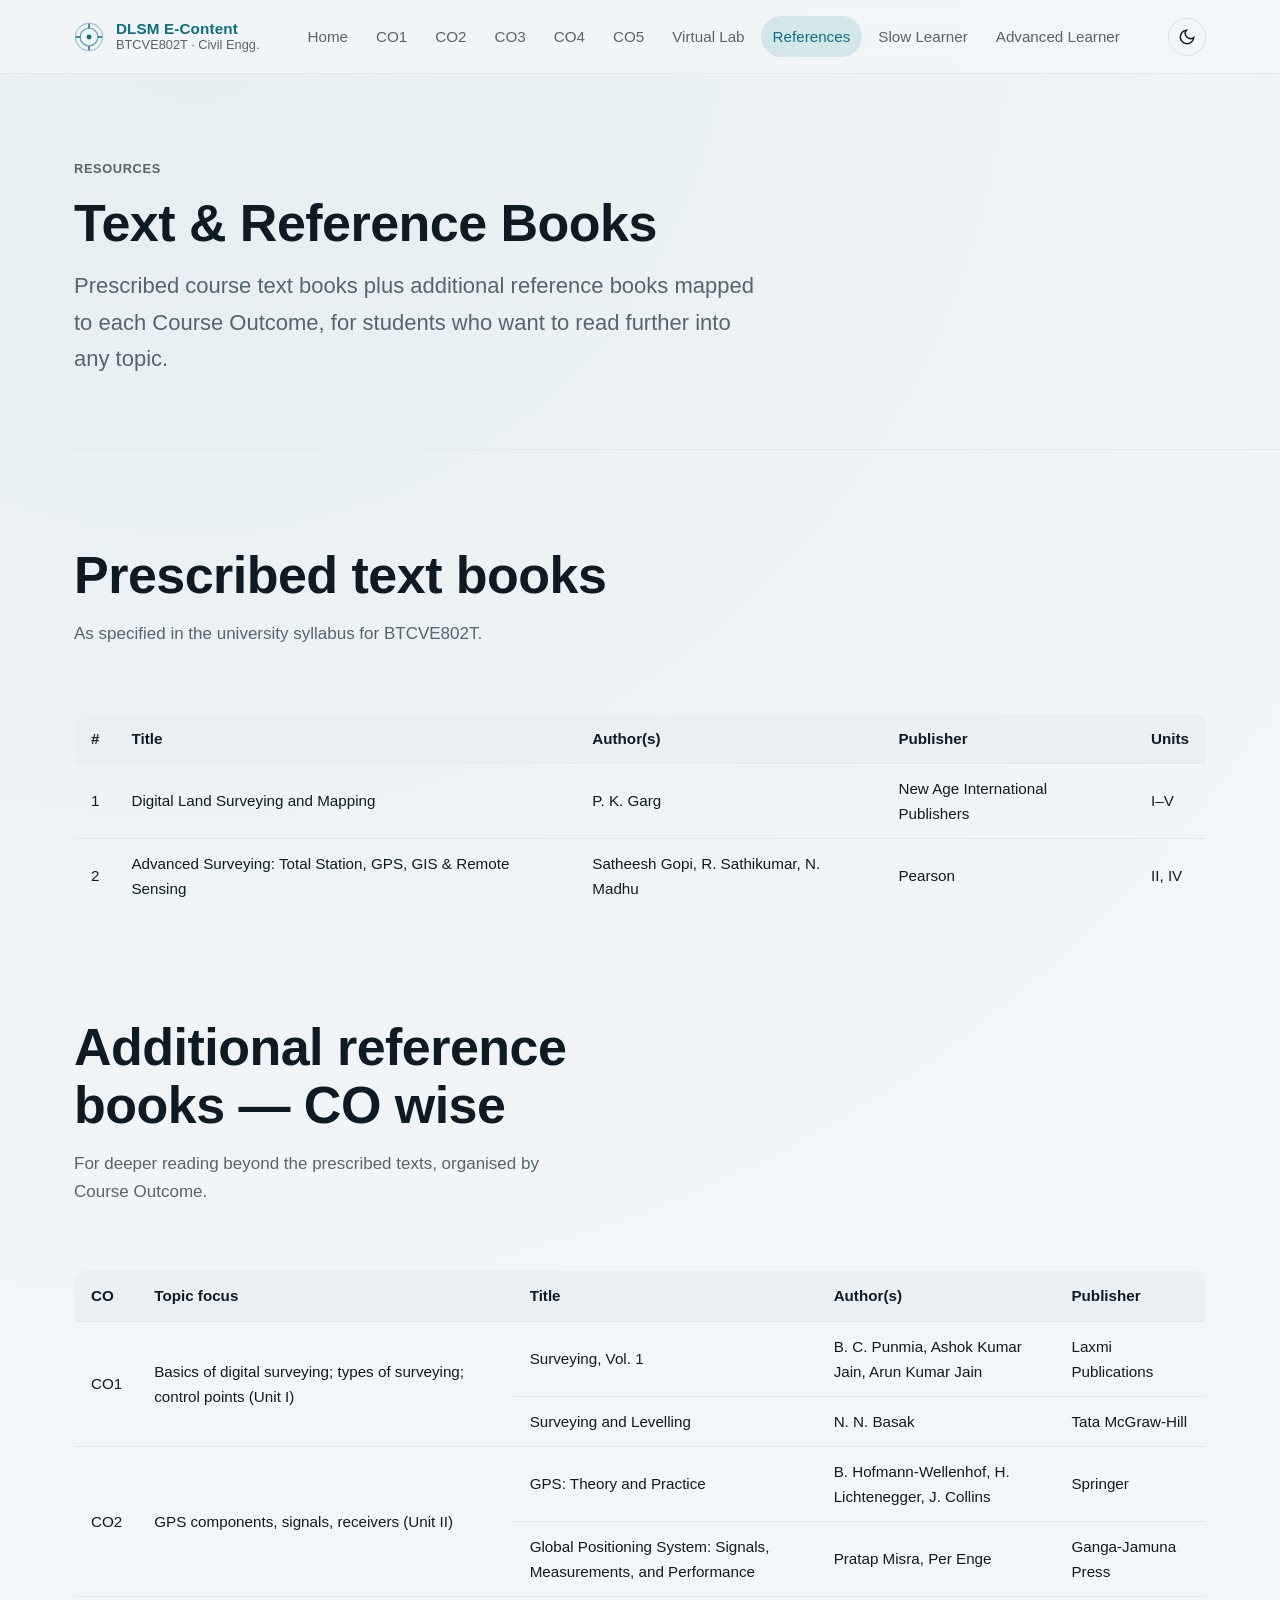
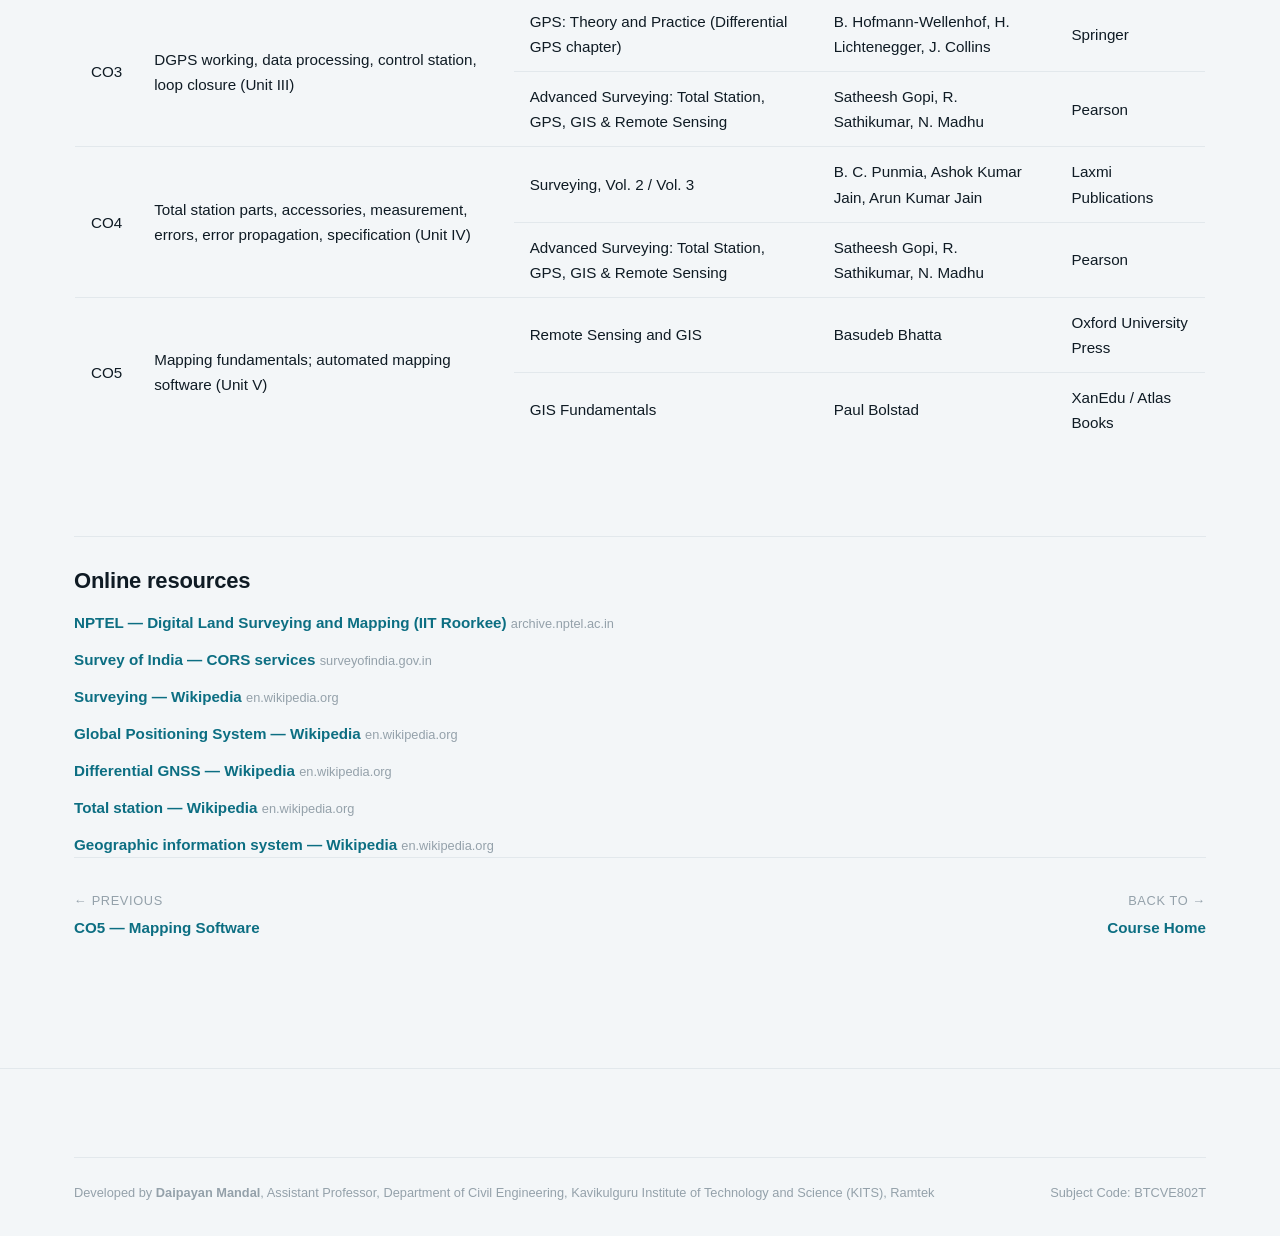
<file: references.html>
<!DOCTYPE html>
<html lang="en">
<head>
<meta charset="UTF-8" />
<meta name="viewport" content="width=device-width, initial-scale=1.0" />
<title>Text &amp; Reference Books | DLSM E-Content</title>
<meta name="description" content="Prescribed text books and CO-wise reference books for Digital Land Surveying & Mapping (BTCVE802T)." />
<link rel="preconnect" href="https://api.fontshare.com" />
<link href="https://api.fontshare.com/v2/css?f[]=cabinet-grotesk@700,500,400&f[]=satoshi@400,500,700&f[]=jetbrains-mono@500&display=swap" rel="stylesheet" />
<link rel="icon" href="favicon.svg" type="image/svg+xml" />
<link rel="stylesheet" href="css/style.css?v=20261127b" />
</head>
<body>
<a class="skip-link" href="#main">Skip to content</a>

<header class="site-header" data-site-header>
  <div class="container nav-bar">
    <a class="brand" href="index.html" aria-label="Home">
      <svg class="brand-mark" width="30" height="30" viewBox="0 0 32 32" fill="none" aria-hidden="true">
        <circle cx="16" cy="16" r="14.5" stroke="currentColor" stroke-width="1.4" opacity="0.35"/>
        <circle cx="16" cy="16" r="9.5" stroke="currentColor" stroke-width="1.4" opacity="0.6"/>
        <circle cx="16" cy="16" r="2.6" fill="currentColor"/>
        <path d="M16 2.5V6M16 26v3.5M2.5 16H6M26 16h3.5" stroke="currentColor" stroke-width="1.6" stroke-linecap="round"/>
      </svg>
      <span class="brand-text">
        <span class="brand-title">DLSM E-Content</span>
        <span class="brand-sub">BTCVE802T · Civil Engg.</span>
      </span>
    </a>
    <button class="nav-toggle" data-nav-toggle aria-label="Toggle menu" aria-expanded="false">
      <svg width="20" height="20" viewBox="0 0 24 24" fill="none" stroke="currentColor" stroke-width="2" stroke-linecap="round"><path d="M4 6h16M4 12h16M4 18h16"/></svg>
    </button>
    <ul class="nav-links" data-nav-links>
      <li><a href="index.html">Home</a></li>
      <li><a href="co1.html">CO1</a></li>
      <li><a href="co2.html">CO2</a></li>
      <li><a href="co3.html">CO3</a></li>
      <li><a href="co4.html">CO4</a></li>
      <li><a href="co5.html">CO5</a></li>
      <li><a href="virtual-lab.html">Virtual Lab</a></li>
      <li><a href="references.html" aria-current="page">References</a></li>
      <li><a href="slow-learner.html">Slow Learner</a></li>
      <li><a href="advanced-learner.html">Advanced Learner</a></li>
    </ul>
    <div class="nav-right">
      <button class="theme-toggle" data-theme-toggle aria-label="Toggle dark mode"></button>
    </div>
  </div>
</header>

<main id="main">

  <section class="co-hero">
    <div class="container">
      <span class="unit-tag">Resources</span>
      <h1 style="margin-top: var(--space-3)">Text &amp; Reference Books</h1>
      <p class="hero-lede" style="margin-top: var(--space-4)">Prescribed course text books plus additional reference books mapped to each Course Outcome, for students who want to read further into any topic.</p>
    </div>
  </section>

  <section class="section">
    <div class="container container--wide">

      <div class="section-head">
        <h2>Prescribed text books</h2>
        <p>As specified in the university syllabus for BTCVE802T.</p>
      </div>
      <div class="ref-table-wrap">
        <table class="data-table">
          <thead><tr><th>#</th><th>Title</th><th>Author(s)</th><th>Publisher</th><th>Units</th></tr></thead>
          <tbody>
            <tr><td>1</td><td>Digital Land Surveying and Mapping</td><td>P. K. Garg</td><td>New Age International Publishers</td><td>I–V</td></tr>
            <tr><td>2</td><td>Advanced Surveying: Total Station, GPS, GIS &amp; Remote Sensing</td><td>Satheesh Gopi, R. Sathikumar, N. Madhu</td><td>Pearson</td><td>II, IV</td></tr>
          </tbody>
        </table>
      </div>

      <div class="section-head" style="margin-top: var(--space-20)">
        <h2>Additional reference books — CO wise</h2>
        <p>For deeper reading beyond the prescribed texts, organised by Course Outcome.</p>
      </div>
      <div class="ref-table-wrap">
        <table class="data-table">
          <thead><tr><th>CO</th><th>Topic focus</th><th>Title</th><th>Author(s)</th><th>Publisher</th></tr></thead>
          <tbody>
            <tr><td rowspan="2">CO1</td><td rowspan="2">Basics of digital surveying; types of surveying; control points (Unit I)</td><td>Surveying, Vol. 1</td><td>B. C. Punmia, Ashok Kumar Jain, Arun Kumar Jain</td><td>Laxmi Publications</td></tr>
            <tr><td>Surveying and Levelling</td><td>N. N. Basak</td><td>Tata McGraw-Hill</td></tr>

            <tr><td rowspan="2">CO2</td><td rowspan="2">GPS components, signals, receivers (Unit II)</td><td>GPS: Theory and Practice</td><td>B. Hofmann-Wellenhof, H. Lichtenegger, J. Collins</td><td>Springer</td></tr>
            <tr><td>Global Positioning System: Signals, Measurements, and Performance</td><td>Pratap Misra, Per Enge</td><td>Ganga-Jamuna Press</td></tr>

            <tr><td rowspan="2">CO3</td><td rowspan="2">DGPS working, data processing, control station, loop closure (Unit III)</td><td>GPS: Theory and Practice (Differential GPS chapter)</td><td>B. Hofmann-Wellenhof, H. Lichtenegger, J. Collins</td><td>Springer</td></tr>
            <tr><td>Advanced Surveying: Total Station, GPS, GIS &amp; Remote Sensing</td><td>Satheesh Gopi, R. Sathikumar, N. Madhu</td><td>Pearson</td></tr>

            <tr><td rowspan="2">CO4</td><td rowspan="2">Total station parts, accessories, measurement, errors, error propagation, specification (Unit IV)</td><td>Surveying, Vol. 2 / Vol. 3</td><td>B. C. Punmia, Ashok Kumar Jain, Arun Kumar Jain</td><td>Laxmi Publications</td></tr>
            <tr><td>Advanced Surveying: Total Station, GPS, GIS &amp; Remote Sensing</td><td>Satheesh Gopi, R. Sathikumar, N. Madhu</td><td>Pearson</td></tr>

            <tr><td rowspan="2">CO5</td><td rowspan="2">Mapping fundamentals; automated mapping software (Unit V)</td><td>Remote Sensing and GIS</td><td>Basudeb Bhatta</td><td>Oxford University Press</td></tr>
            <tr><td>GIS Fundamentals</td><td>Paul Bolstad</td><td>XanEdu / Atlas Books</td></tr>
          </tbody>
        </table>
      </div>

      <div class="further-reading" style="max-width: none;">
        <h2>Online resources</h2>
        <ul>
          <li><a href="https://archive.nptel.ac.in/courses/105/107/105107158/" target="_blank" rel="noopener">NPTEL — Digital Land Surveying and Mapping (IIT Roorkee)</a> <span class="src">archive.nptel.ac.in</span></li>
          <li><a href="https://surveyofindia.gov.in/pages/continuously-operating-reference-stations-cors-" target="_blank" rel="noopener">Survey of India — CORS services</a> <span class="src">surveyofindia.gov.in</span></li>
          <li><a href="https://en.wikipedia.org/wiki/Surveying" target="_blank" rel="noopener">Surveying — Wikipedia</a> <span class="src">en.wikipedia.org</span></li>
          <li><a href="https://en.wikipedia.org/wiki/Global_Positioning_System" target="_blank" rel="noopener">Global Positioning System — Wikipedia</a> <span class="src">en.wikipedia.org</span></li>
          <li><a href="https://en.wikipedia.org/wiki/Differential_GPS" target="_blank" rel="noopener">Differential GNSS — Wikipedia</a> <span class="src">en.wikipedia.org</span></li>
          <li><a href="https://en.wikipedia.org/wiki/Total_station" target="_blank" rel="noopener">Total station — Wikipedia</a> <span class="src">en.wikipedia.org</span></li>
          <li><a href="https://en.wikipedia.org/wiki/Geographic_information_system" target="_blank" rel="noopener">Geographic information system — Wikipedia</a> <span class="src">en.wikipedia.org</span></li>
        </ul>
      </div>

    </div>

    <div class="container">
      <div class="co-pager">
        <a class="pager-link" href="co5.html"><span class="dir">← Previous</span><span class="title">CO5 — Mapping Software</span></a>
        <a class="pager-link next" href="index.html"><span class="dir">Back to →</span><span class="title">Course Home</span></a>
      </div>
    </div>
  </section>

</main>

<footer class="site-footer">
  <div class="container">
    <div class="footer-bottom">
      <span>Developed by <strong>Daipayan Mandal</strong>, Assistant Professor, Department of Civil Engineering, Kavikulguru Institute of Technology and Science (KITS), Ramtek</span>
      <span>Subject Code: BTCVE802T</span>
    </div>
  </div>
</footer>

<script src="js/script.js?v=20261127b"></script>
</body>
</html>
</file>
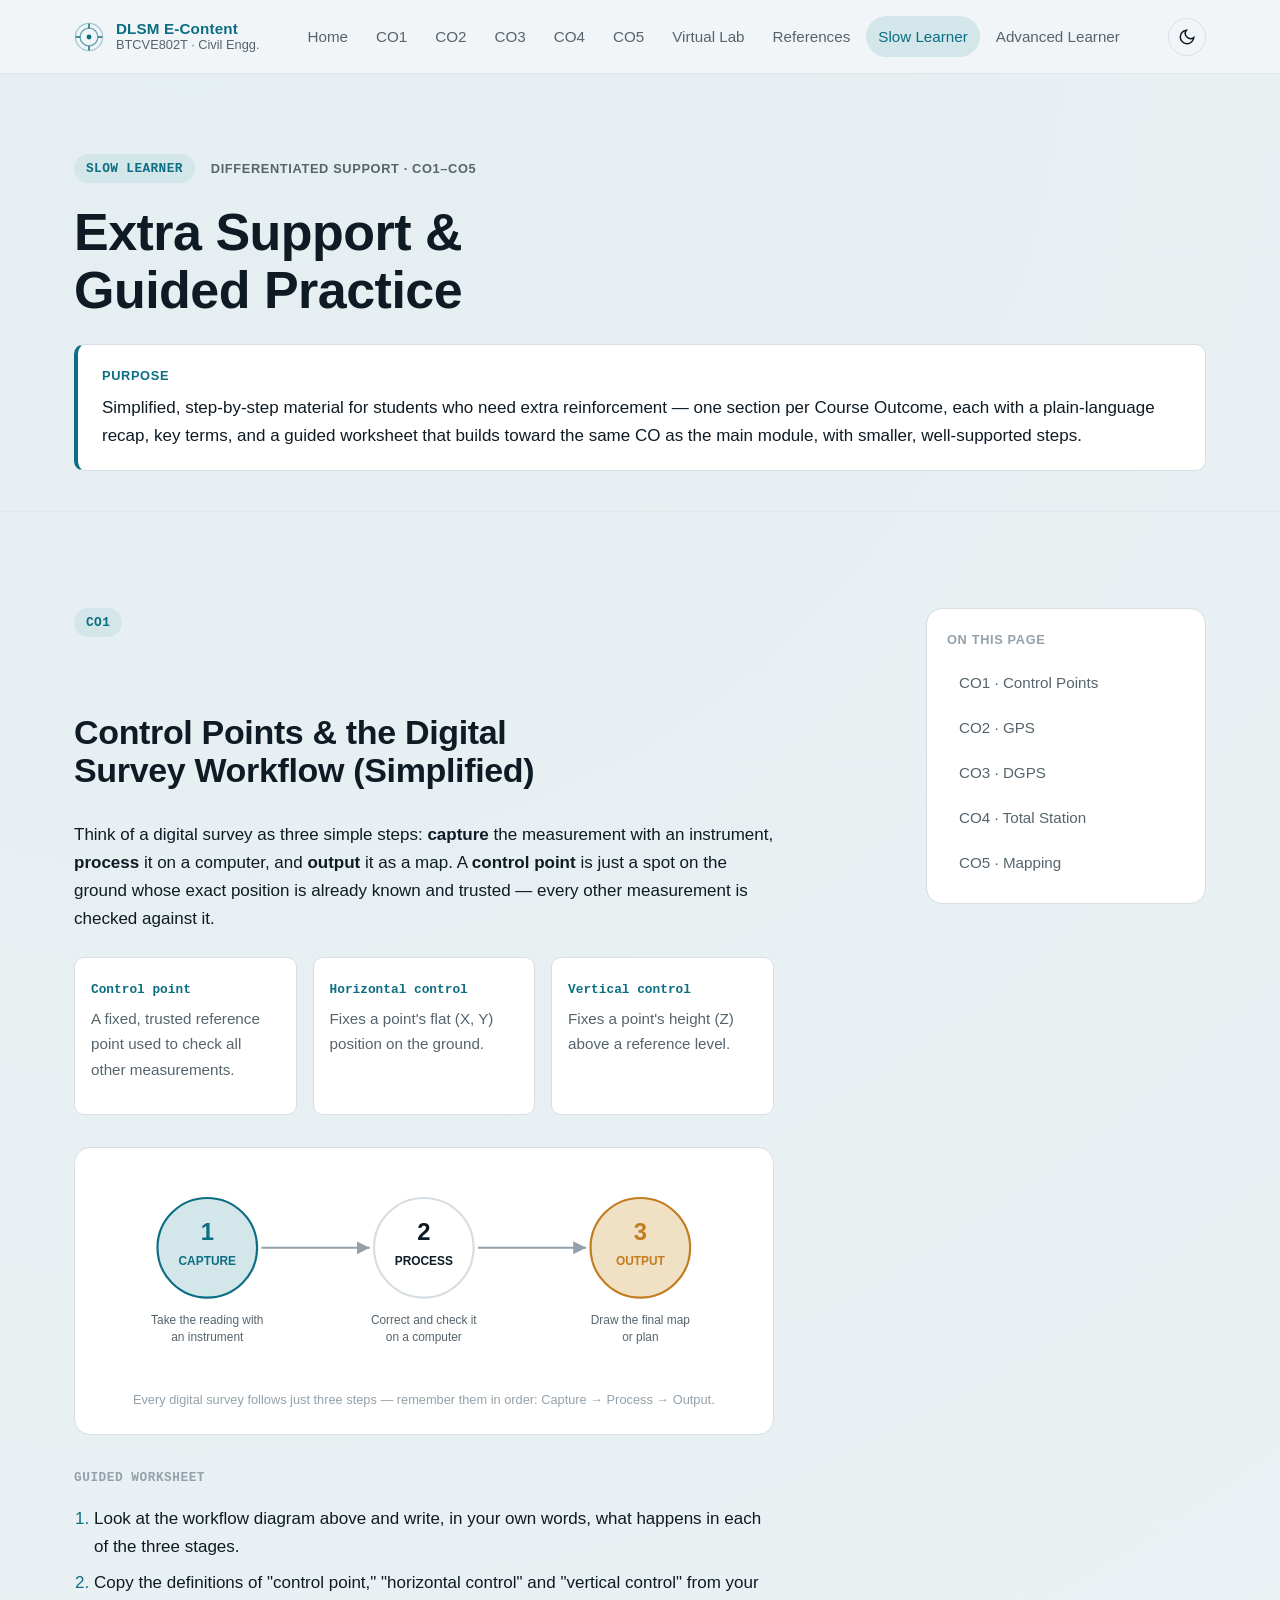
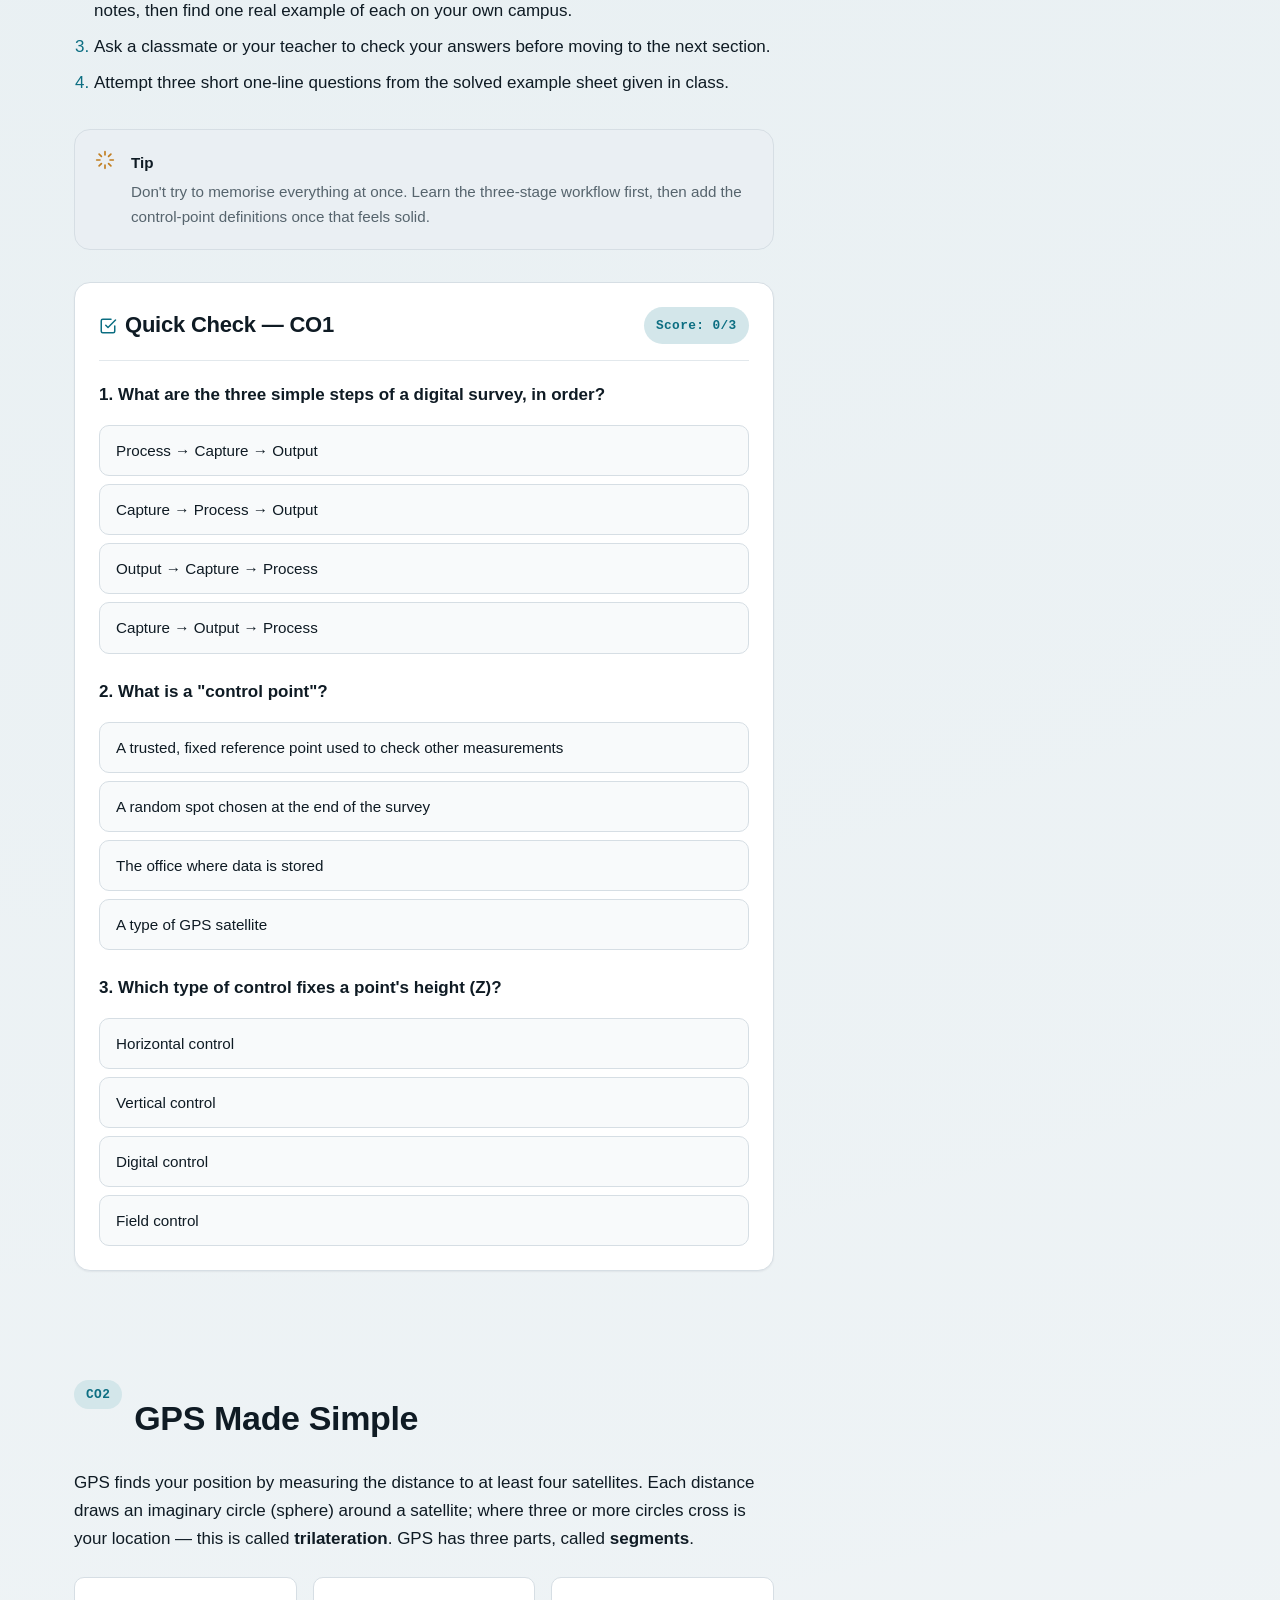
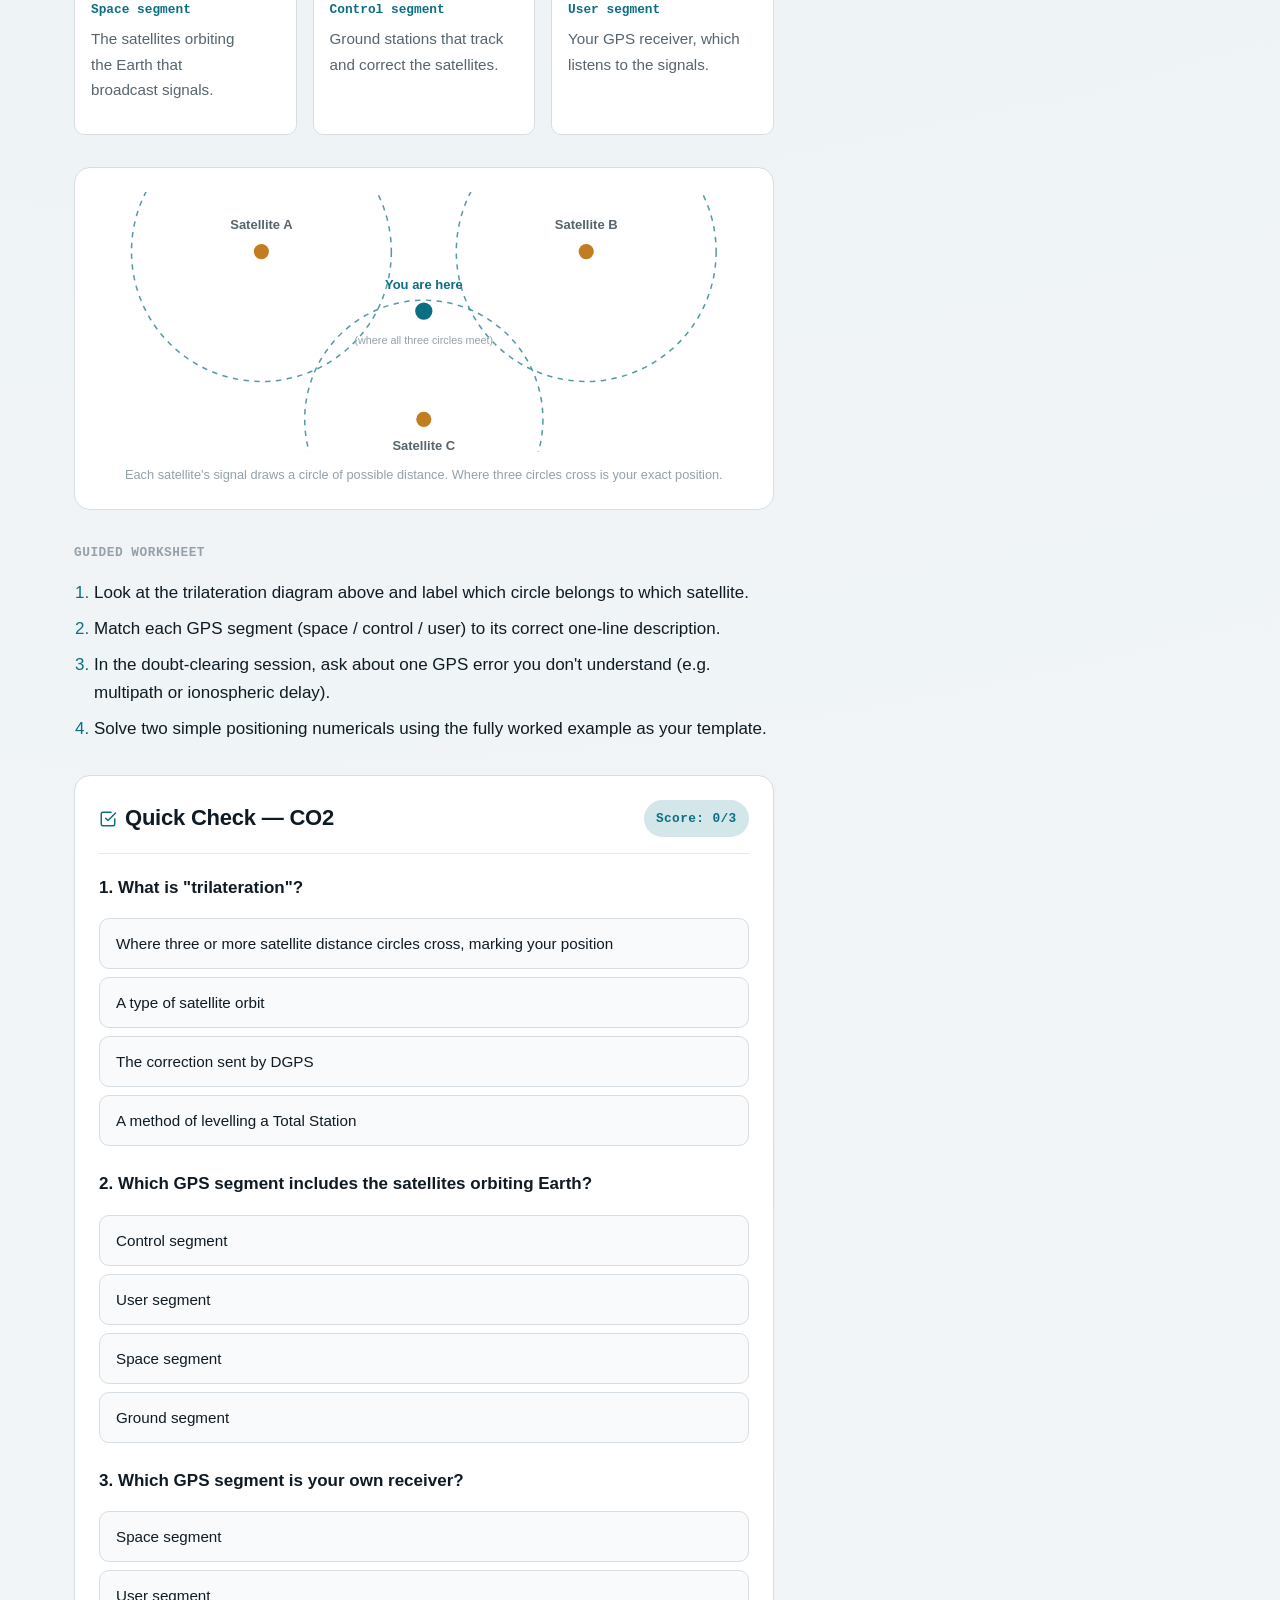
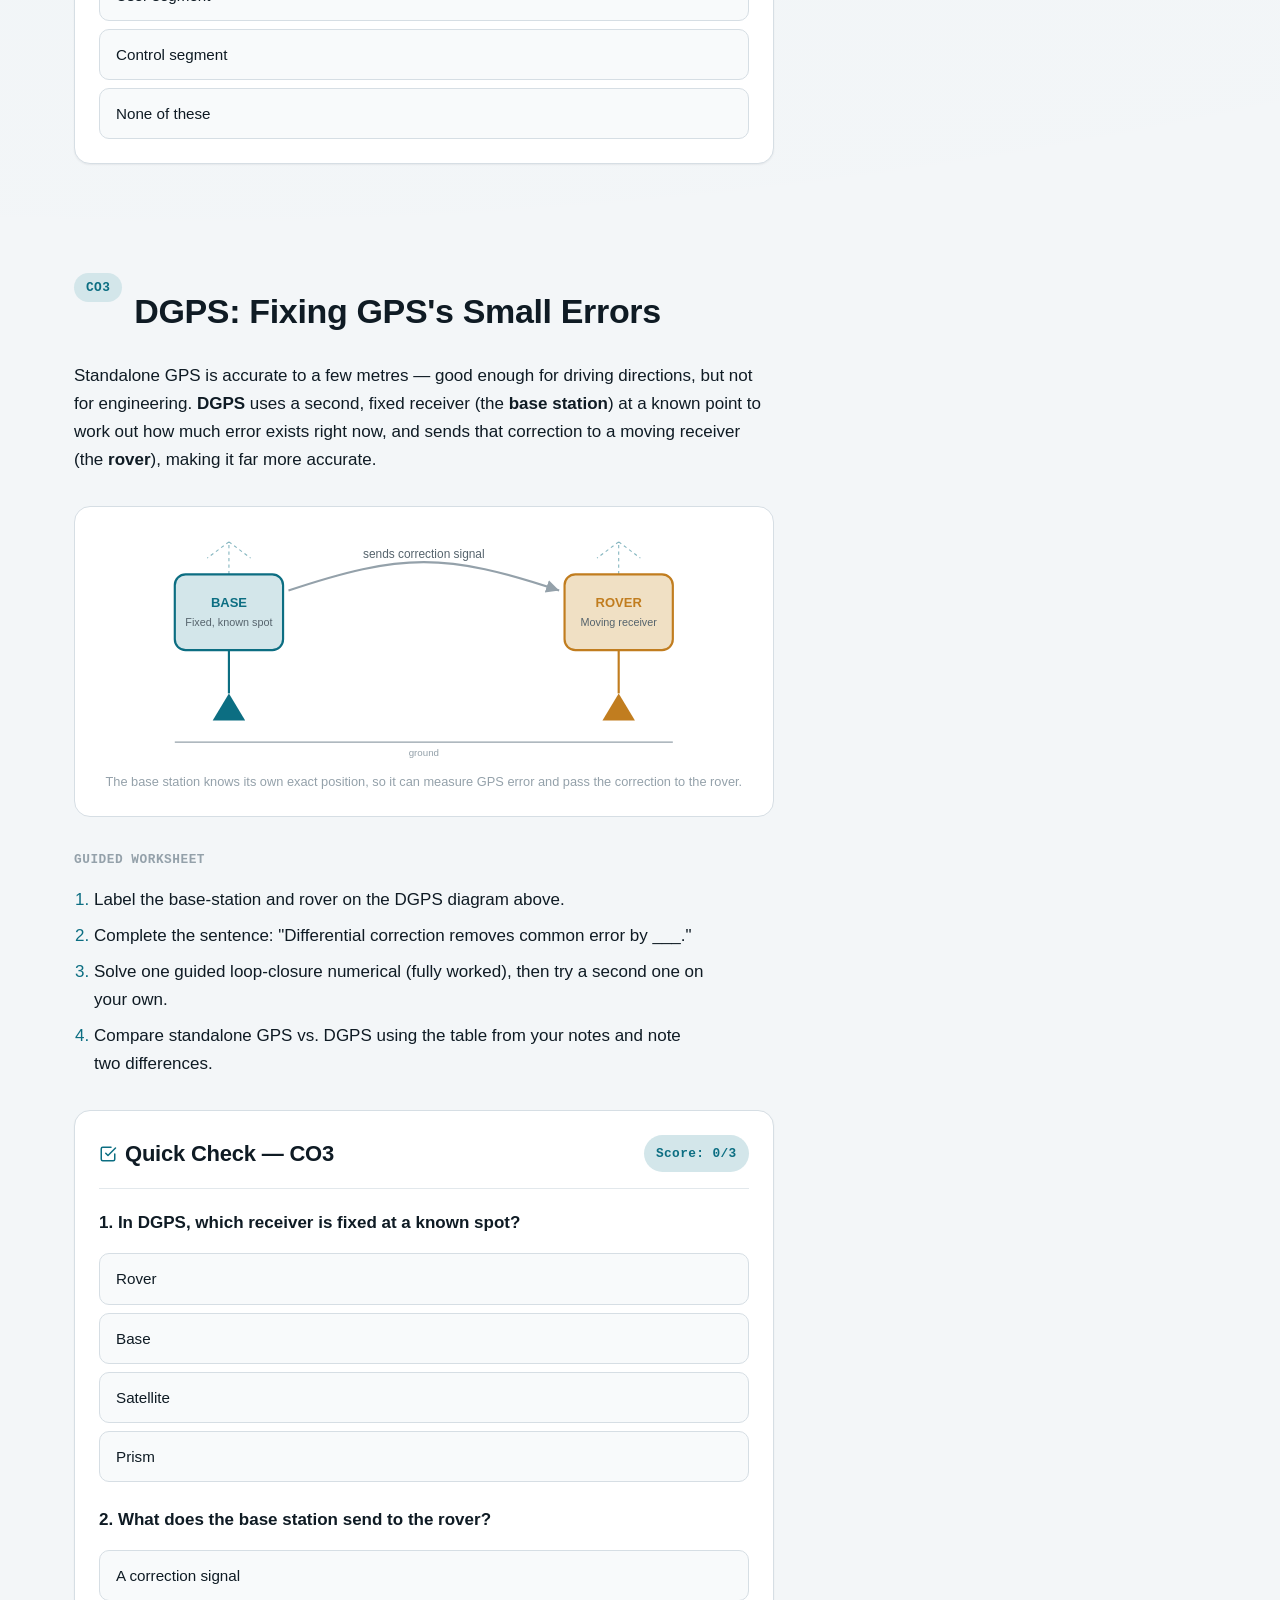
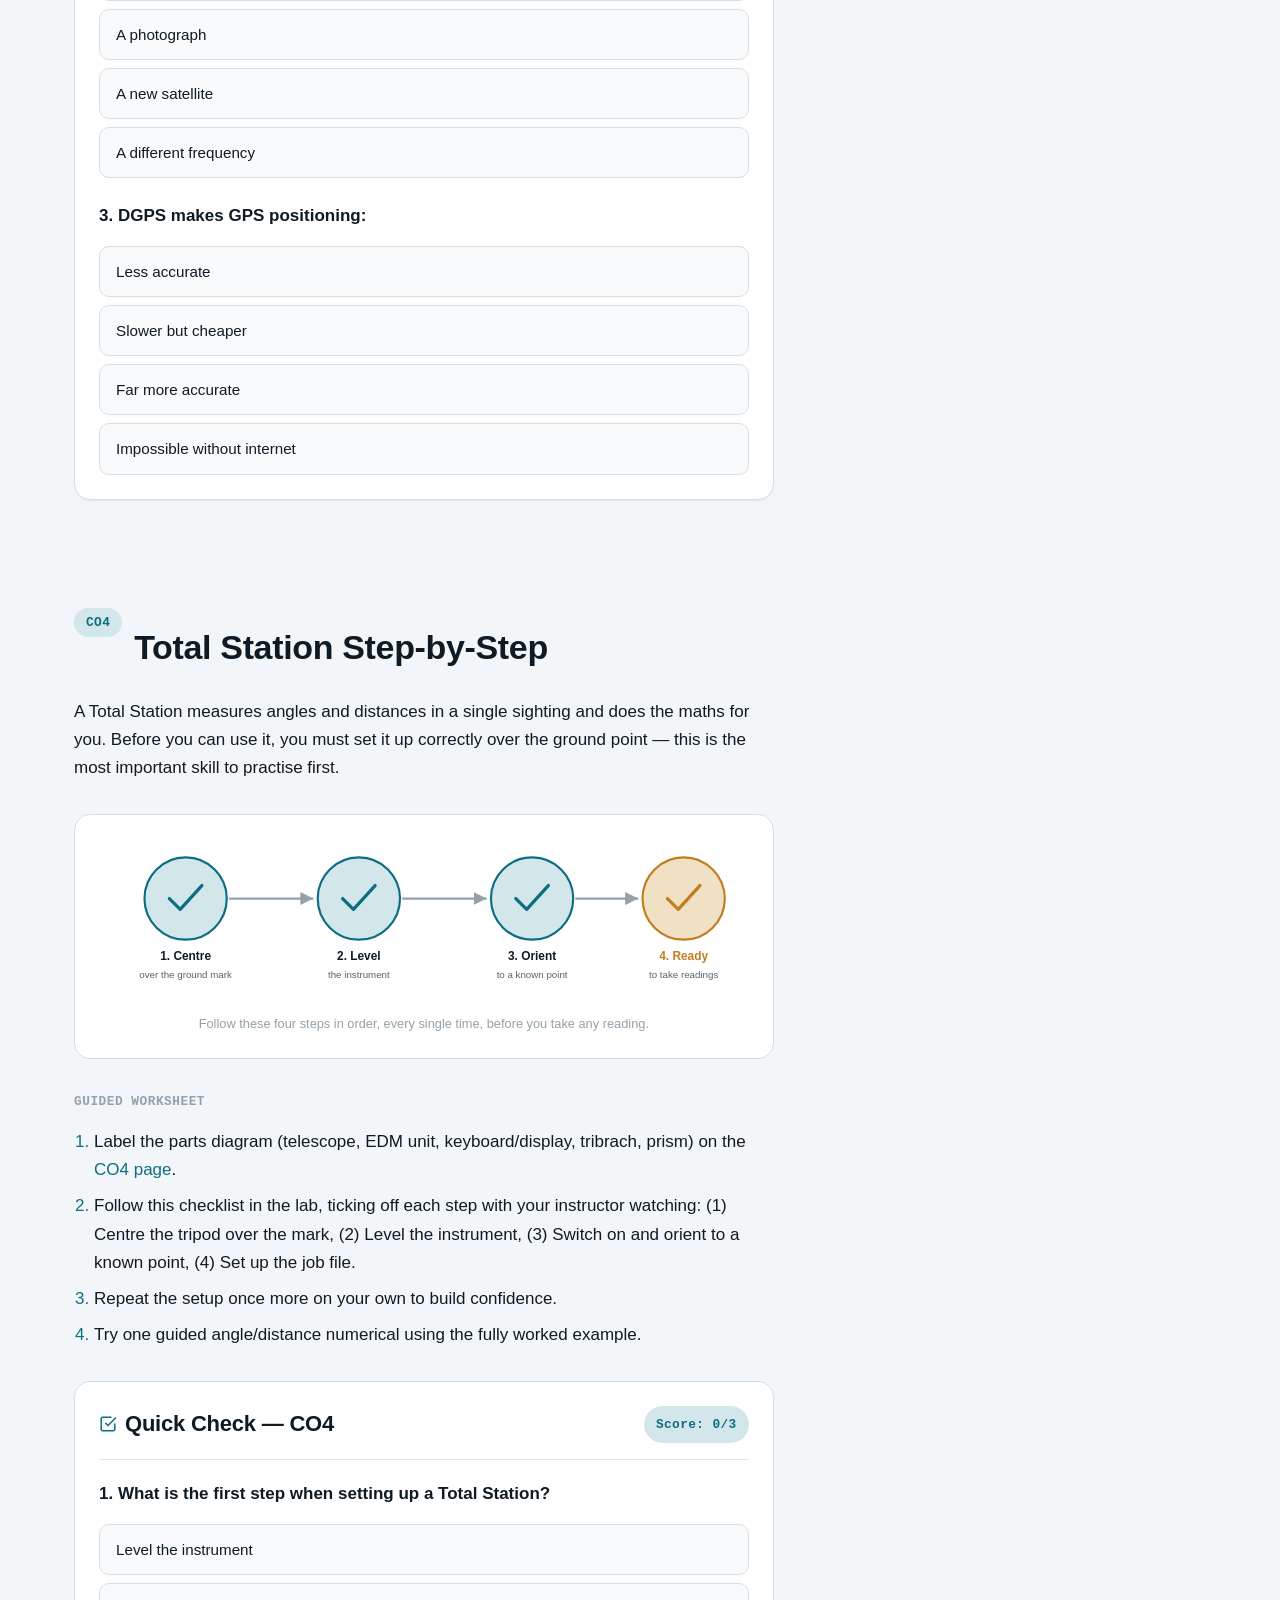
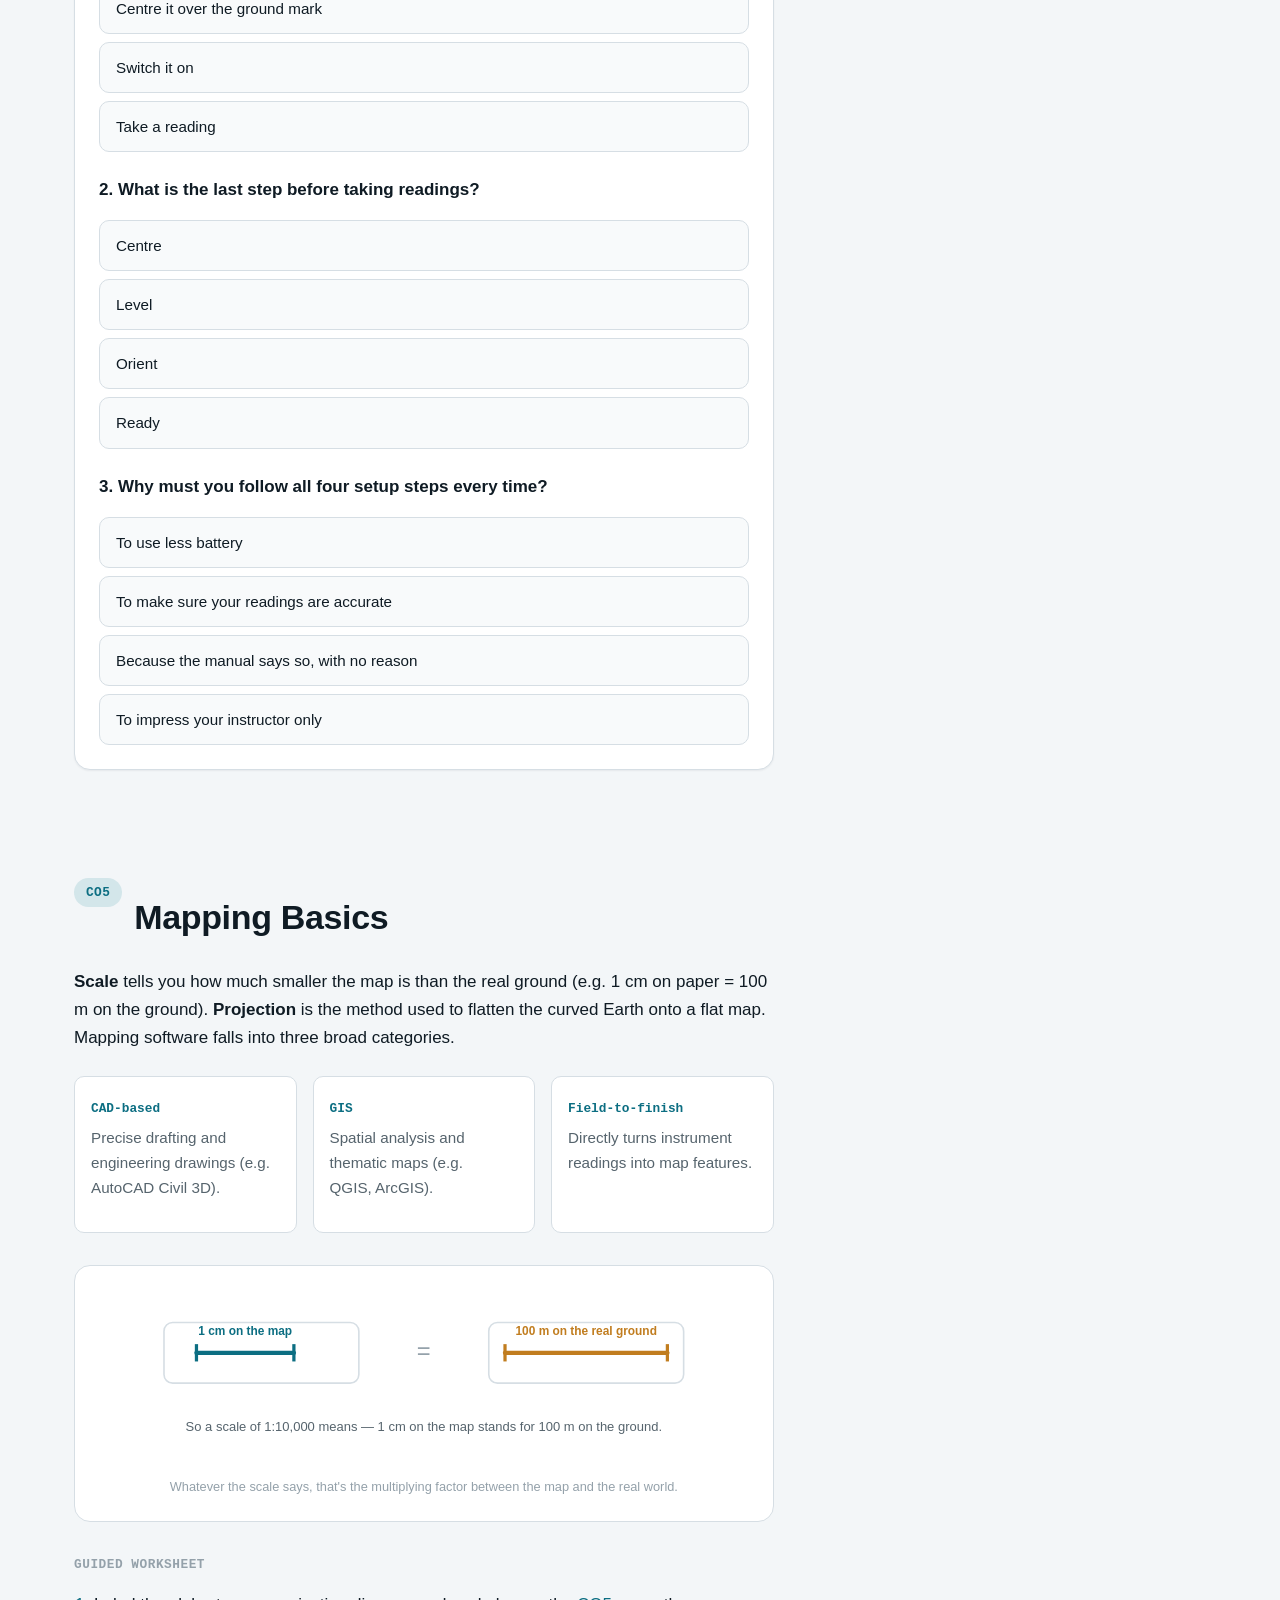
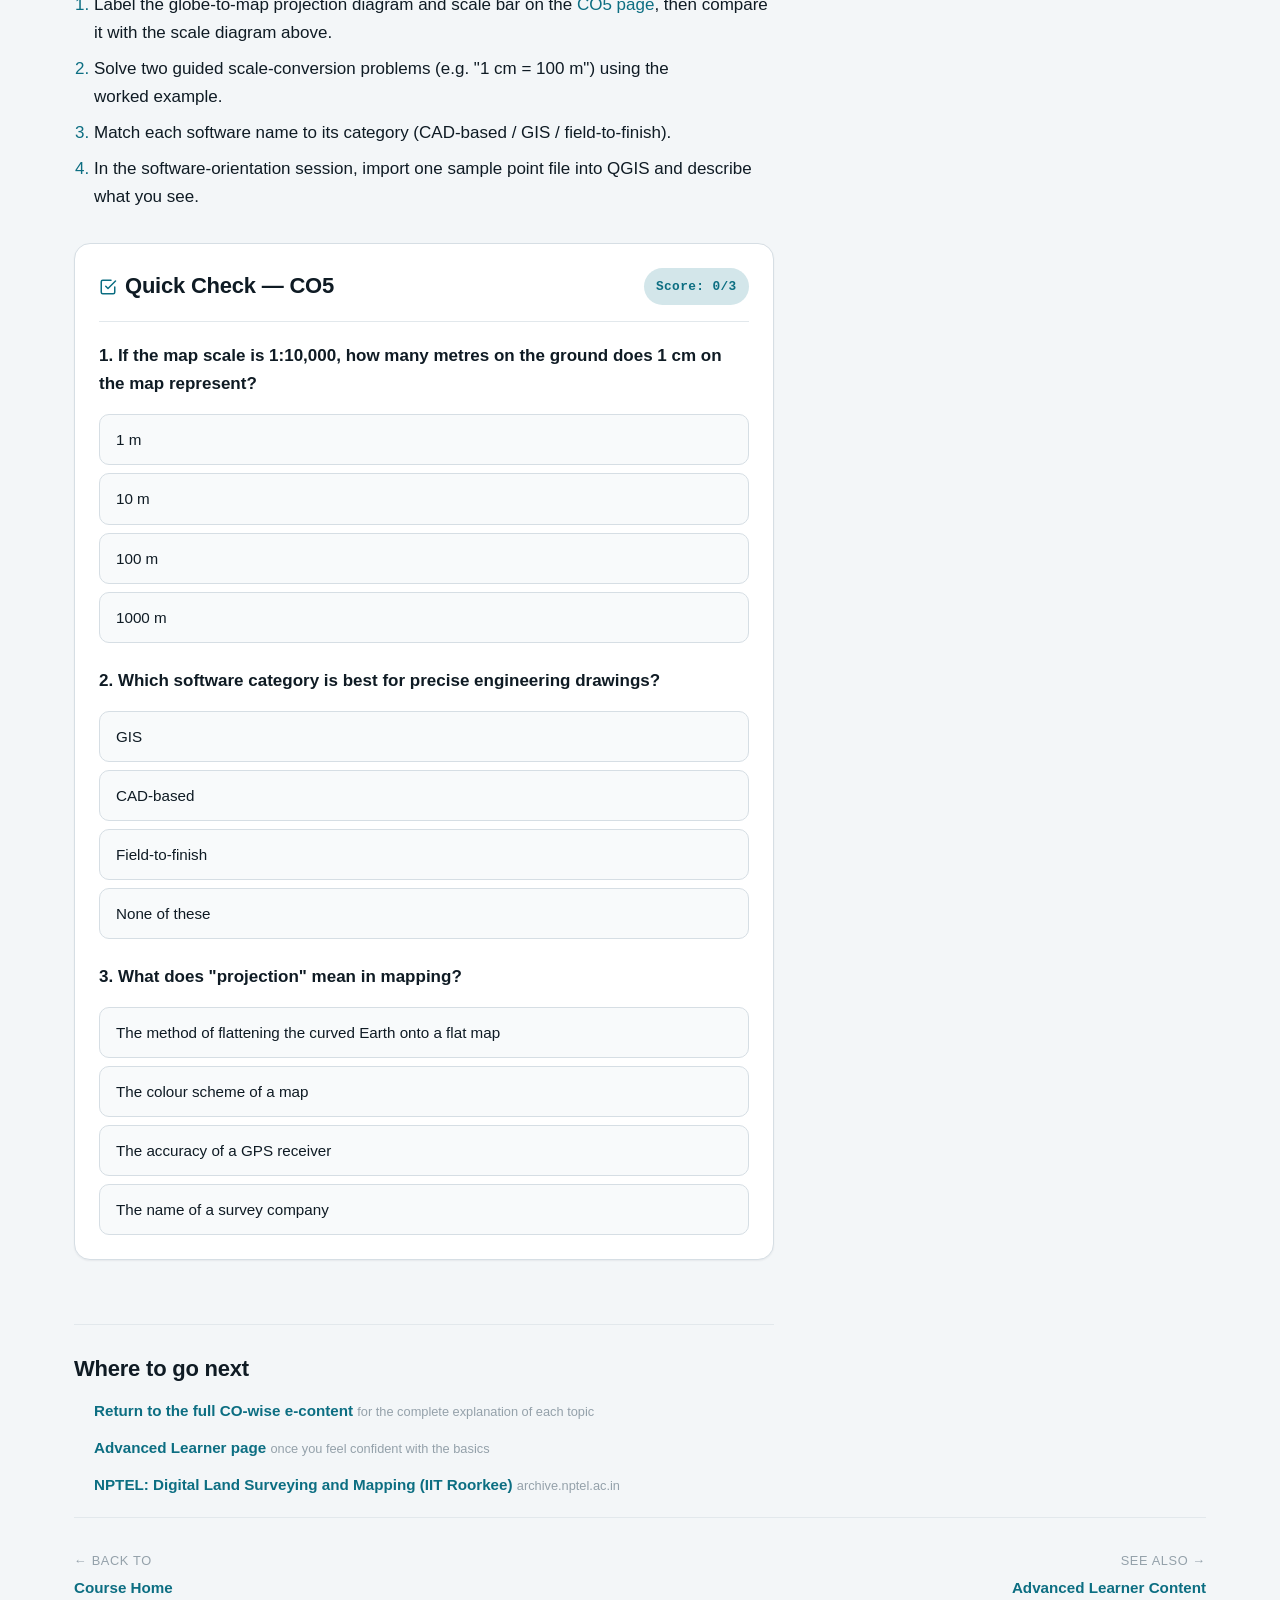
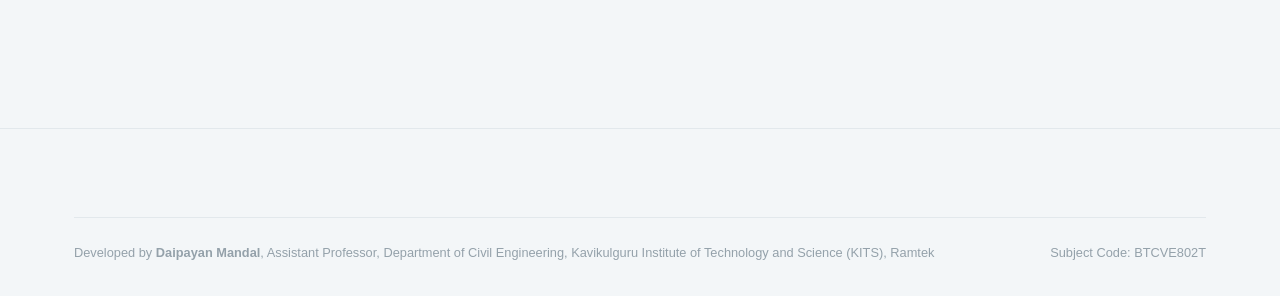
<file: slow-learner.html>
<!DOCTYPE html>
<html lang="en">
<head>
<meta charset="UTF-8" />
<meta name="viewport" content="width=device-width, initial-scale=1.0" />
<title>Slow Learner Support | DLSM E-Content</title>
<meta name="description" content="Simplified, guided e-content for slow learners covering every Course Outcome (CO1–CO5) of Digital Land Surveying & Mapping — step-by-step notes, key terms and guided worksheets." />
<link rel="preconnect" href="https://api.fontshare.com" />
<link href="https://api.fontshare.com/v2/css?f[]=cabinet-grotesk@700,500,400&f[]=satoshi@400,500,700&f[]=jetbrains-mono@500&display=swap" rel="stylesheet" />
<link rel="icon" href="favicon.svg" type="image/svg+xml" />
<link rel="stylesheet" href="css/style.css?v=20261127b" />
</head>
<body>
<a class="skip-link" href="#main">Skip to content</a>

<header class="site-header" data-site-header>
  <div class="container nav-bar">
    <a class="brand" href="index.html" aria-label="Home">
      <svg class="brand-mark" width="30" height="30" viewBox="0 0 32 32" fill="none" aria-hidden="true">
        <circle cx="16" cy="16" r="14.5" stroke="currentColor" stroke-width="1.4" opacity="0.35"/>
        <circle cx="16" cy="16" r="9.5" stroke="currentColor" stroke-width="1.4" opacity="0.6"/>
        <circle cx="16" cy="16" r="2.6" fill="currentColor"/>
        <path d="M16 2.5V6M16 26v3.5M2.5 16H6M26 16h3.5" stroke="currentColor" stroke-width="1.6" stroke-linecap="round"/>
      </svg>
      <span class="brand-text">
        <span class="brand-title">DLSM E-Content</span>
        <span class="brand-sub">BTCVE802T · Civil Engg.</span>
      </span>
    </a>
    <button class="nav-toggle" data-nav-toggle aria-label="Toggle menu" aria-expanded="false">
      <svg width="20" height="20" viewBox="0 0 24 24" fill="none" stroke="currentColor" stroke-width="2" stroke-linecap="round"><path d="M4 6h16M4 12h16M4 18h16"/></svg>
    </button>
    <ul class="nav-links" data-nav-links>
      <li><a href="index.html">Home</a></li>
      <li><a href="co1.html">CO1</a></li>
      <li><a href="co2.html">CO2</a></li>
      <li><a href="co3.html">CO3</a></li>
      <li><a href="co4.html">CO4</a></li>
      <li><a href="co5.html">CO5</a></li>
      <li><a href="virtual-lab.html">Virtual Lab</a></li>
      <li><a href="references.html">References</a></li>
      <li><a href="slow-learner.html" aria-current="page">Slow Learner</a></li>
      <li><a href="advanced-learner.html">Advanced Learner</a></li>
    </ul>
    <div class="nav-right">
      <button class="theme-toggle" data-theme-toggle aria-label="Toggle dark mode"></button>
    </div>
  </div>
</header>

<main id="main">

  <section class="co-hero">
    <div class="container">
      <div class="co-hero-top">
        <span class="co-badge">SLOW LEARNER</span>
        <span class="unit-tag">Differentiated Support · CO1–CO5</span>
      </div>
      <h1>Extra Support &amp; Guided Practice</h1>
      <div class="outcome-box">
        <span class="label">Purpose</span>
        <p>Simplified, step-by-step material for students who need extra reinforcement — one section per Course Outcome, each with a plain-language recap, key terms, and a guided worksheet that builds toward the same CO as the main module, with smaller, well-supported steps.</p>
      </div>
    </div>
  </section>

  <section class="section">
    <div class="container content-grid">

      <article class="prose">

        <div class="track-heading" id="co1">
          <span class="co-badge">CO1</span>
          <h2>Control Points &amp; the Digital Survey Workflow (Simplified)</h2>
        </div>
        <p>Think of a digital survey as three simple steps: <strong>capture</strong> the measurement with an instrument, <strong>process</strong> it on a computer, and <strong>output</strong> it as a map. A <strong>control point</strong> is just a spot on the ground whose exact position is already known and trusted — every other measurement is checked against it.</p>

        <div class="error-grid">
          <div class="error-item"><span class="tag">Control point</span><p>A fixed, trusted reference point used to check all other measurements.</p></div>
          <div class="error-item"><span class="tag">Horizontal control</span><p>Fixes a point's flat (X, Y) position on the ground.</p></div>
          <div class="error-item"><span class="tag">Vertical control</span><p>Fixes a point's height (Z) above a reference level.</p></div>
        </div>

        <figure class="diagram-card">
          <svg viewBox="0 0 600 190" role="img" aria-label="Simple three-step diagram: capture, process, output">
            <g font-family="var(--font-body)">
              <circle cx="100" cy="70" r="46" fill="var(--color-primary-highlight)" stroke="var(--color-primary)" stroke-width="2"/>
              <text x="100" y="63" text-anchor="middle" font-size="22" font-weight="700" fill="var(--color-primary)">1</text>
              <text x="100" y="86" text-anchor="middle" font-size="11" font-weight="600" fill="var(--color-primary)">CAPTURE</text>
              <text x="100" y="140" text-anchor="middle" font-size="11" fill="var(--color-text-muted)">Take the reading with</text>
              <text x="100" y="156" text-anchor="middle" font-size="11" fill="var(--color-text-muted)">an instrument</text>

              <circle cx="300" cy="70" r="46" fill="var(--color-surface)" stroke="var(--color-border)" stroke-width="2"/>
              <text x="300" y="63" text-anchor="middle" font-size="22" font-weight="700" fill="var(--color-text)">2</text>
              <text x="300" y="86" text-anchor="middle" font-size="11" font-weight="600" fill="var(--color-text)">PROCESS</text>
              <text x="300" y="140" text-anchor="middle" font-size="11" fill="var(--color-text-muted)">Correct and check it</text>
              <text x="300" y="156" text-anchor="middle" font-size="11" fill="var(--color-text-muted)">on a computer</text>

              <circle cx="500" cy="70" r="46" fill="var(--color-amber-highlight)" stroke="var(--color-amber)" stroke-width="2"/>
              <text x="500" y="63" text-anchor="middle" font-size="22" font-weight="700" fill="var(--color-amber)">3</text>
              <text x="500" y="86" text-anchor="middle" font-size="11" font-weight="600" fill="var(--color-amber)">OUTPUT</text>
              <text x="500" y="140" text-anchor="middle" font-size="11" fill="var(--color-text-muted)">Draw the final map</text>
              <text x="500" y="156" text-anchor="middle" font-size="11" fill="var(--color-text-muted)">or plan</text>
            </g>
            <g stroke="var(--color-text-faint)" stroke-width="2" fill="none" marker-end="url(#slowarr1)">
              <path d="M150 70 H250"/>
              <path d="M350 70 H450"/>
            </g>
            <defs>
              <marker id="slowarr1" markerWidth="9" markerHeight="9" refX="6" refY="3" orient="auto">
                <path d="M0,0 L6,3 L0,6 Z" fill="var(--color-text-faint)"/>
              </marker>
            </defs>
          </svg>
          <figcaption>Every digital survey follows just three steps — remember them in order: Capture → Process → Output.</figcaption>
        </figure>

        <div class="step-block">
          <span class="step-label">Guided worksheet</span>
          <ol>
            <li>Look at the workflow diagram above and write, in your own words, what happens in each of the three stages.</li>
            <li>Copy the definitions of "control point," "horizontal control" and "vertical control" from your notes, then find one real example of each on your own campus.</li>
            <li>Ask a classmate or your teacher to check your answers before moving to the next section.</li>
            <li>Attempt three short one-line questions from the solved example sheet given in class.</li>
          </ol>
        </div>

        <div class="callout">
          <span class="icon"><svg width="20" height="20" viewBox="0 0 24 24" fill="none" stroke="currentColor" stroke-width="2" stroke-linecap="round"><path d="M12 2v4M12 18v4M4.9 4.9l2.8 2.8M16.3 16.3l2.8 2.8M2 12h4M18 12h4M4.9 19.1l2.8-2.8M16.3 7.7l2.8-2.8"/></svg></span>
          <div>
            <strong>Tip</strong>
            <p>Don't try to memorise everything at once. Learn the three-stage workflow first, then add the control-point definitions once that feels solid.</p>
          </div>
        </div>

        <div class="quiz-card" data-quiz id="quiz-co1">
          <div class="quiz-head">
            <h3><svg class="quiz-icon" width="18" height="18" viewBox="0 0 24 24" fill="none" stroke="currentColor" stroke-width="2" stroke-linecap="round" stroke-linejoin="round"><path d="M9 11l3 3L22 4"/><path d="M21 12v7a2 2 0 0 1-2 2H5a2 2 0 0 1-2-2V5a2 2 0 0 1 2-2h11"/></svg>Quick Check — CO1</h3>
            <span class="quiz-score" data-quiz-score>Score: 0/3</span>
          </div>
          <div class="quiz-questions" data-quiz-questions></div>
          <div class="quiz-footer" data-quiz-footer hidden>
            <p class="quiz-result" data-quiz-result></p>
            <button class="quiz-retry" data-quiz-retry type="button">Retake Quiz</button>
          </div>
          <script type="application/json" data-quiz-data>
[
  {
    "q": "What are the three simple steps of a digital survey, in order?",
    "options": [
      "Process → Capture → Output",
      "Capture → Process → Output",
      "Output → Capture → Process",
      "Capture → Output → Process"
    ],
    "correct": 1,
    "explain": "Every digital survey follows Capture → Process → Output, in that order."
  },
  {
    "q": "What is a \"control point\"?",
    "options": [
      "A trusted, fixed reference point used to check other measurements",
      "A random spot chosen at the end of the survey",
      "The office where data is stored",
      "A type of GPS satellite"
    ],
    "correct": 0,
    "explain": "A control point is a fixed, trusted reference point that every other measurement is checked against."
  },
  {
    "q": "Which type of control fixes a point's height (Z)?",
    "options": [
      "Horizontal control",
      "Vertical control",
      "Digital control",
      "Field control"
    ],
    "correct": 1,
    "explain": "Vertical control fixes a point's height above a reference level; horizontal control fixes its flat (X, Y) position."
  }
]
          </script>
        </div>

        <div class="track-heading" id="co2">
          <span class="co-badge">CO2</span>
          <h2>GPS Made Simple</h2>
        </div>
        <p>GPS finds your position by measuring the distance to at least four satellites. Each distance draws an imaginary circle (sphere) around a satellite; where three or more circles cross is your location — this is called <strong>trilateration</strong>. GPS has three parts, called <strong>segments</strong>.</p>

        <div class="error-grid">
          <div class="error-item"><span class="tag">Space segment</span><p>The satellites orbiting the Earth that broadcast signals.</p></div>
          <div class="error-item"><span class="tag">Control segment</span><p>Ground stations that track and correct the satellites.</p></div>
          <div class="error-item"><span class="tag">User segment</span><p>Your GPS receiver, which listens to the signals.</p></div>
        </div>

        <figure class="diagram-card">
          <svg viewBox="0 0 600 240" role="img" aria-label="Simplified trilateration diagram: three satellites, each with a dashed distance circle, crossing at the receiver's location">
            <g fill="none" stroke="var(--color-primary)" stroke-width="1.4" stroke-dasharray="5 5" opacity="0.7">
              <circle cx="150" cy="55" r="120"/>
              <circle cx="450" cy="55" r="120"/>
              <circle cx="300" cy="210" r="110"/>
            </g>
            <g fill="var(--color-amber)">
              <circle cx="150" cy="55" r="7"/>
              <circle cx="450" cy="55" r="7"/>
              <circle cx="300" cy="210" r="7"/>
            </g>
            <g font-size="12" font-weight="600" fill="var(--color-text-muted)" text-anchor="middle">
              <text x="150" y="34">Satellite A</text>
              <text x="450" y="34">Satellite B</text>
              <text x="300" y="238">Satellite C</text>
            </g>
            <circle cx="300" cy="110" r="9" fill="var(--color-primary)" stroke="var(--color-surface)" stroke-width="2"/>
            <text x="300" y="90" text-anchor="middle" font-size="12" font-weight="700" fill="var(--color-primary)">You are here</text>
            <text x="300" y="140" text-anchor="middle" font-size="10" fill="var(--color-text-faint)">(where all three circles meet)</text>
          </svg>
          <figcaption>Each satellite's signal draws a circle of possible distance. Where three circles cross is your exact position.</figcaption>
        </figure>

        <div class="step-block">
          <span class="step-label">Guided worksheet</span>
          <ol>
            <li>Look at the trilateration diagram above and label which circle belongs to which satellite.</li>
            <li>Match each GPS segment (space / control / user) to its correct one-line description.</li>
            <li>In the doubt-clearing session, ask about one GPS error you don't understand (e.g. multipath or ionospheric delay).</li>
            <li>Solve two simple positioning numericals using the fully worked example as your template.</li>
          </ol>
        </div>

        <div class="quiz-card" data-quiz id="quiz-co2">
          <div class="quiz-head">
            <h3><svg class="quiz-icon" width="18" height="18" viewBox="0 0 24 24" fill="none" stroke="currentColor" stroke-width="2" stroke-linecap="round" stroke-linejoin="round"><path d="M9 11l3 3L22 4"/><path d="M21 12v7a2 2 0 0 1-2 2H5a2 2 0 0 1-2-2V5a2 2 0 0 1 2-2h11"/></svg>Quick Check — CO2</h3>
            <span class="quiz-score" data-quiz-score>Score: 0/3</span>
          </div>
          <div class="quiz-questions" data-quiz-questions></div>
          <div class="quiz-footer" data-quiz-footer hidden>
            <p class="quiz-result" data-quiz-result></p>
            <button class="quiz-retry" data-quiz-retry type="button">Retake Quiz</button>
          </div>
          <script type="application/json" data-quiz-data>
[
  {
    "q": "What is \"trilateration\"?",
    "options": [
      "Where three or more satellite distance circles cross, marking your position",
      "A type of satellite orbit",
      "The correction sent by DGPS",
      "A method of levelling a Total Station"
    ],
    "correct": 0,
    "explain": "Each satellite's signal draws a circle of possible distance — where three or more circles cross is your exact position."
  },
  {
    "q": "Which GPS segment includes the satellites orbiting Earth?",
    "options": [
      "Control segment",
      "User segment",
      "Space segment",
      "Ground segment"
    ],
    "correct": 2,
    "explain": "The space segment is the satellites orbiting Earth that broadcast signals."
  },
  {
    "q": "Which GPS segment is your own receiver?",
    "options": [
      "Space segment",
      "User segment",
      "Control segment",
      "None of these"
    ],
    "correct": 1,
    "explain": "The user segment is your GPS receiver, which listens to the satellite signals."
  }
]
          </script>
        </div>

        <div class="track-heading" id="co3">
          <span class="co-badge">CO3</span>
          <h2>DGPS: Fixing GPS's Small Errors</h2>
        </div>
        <p>Standalone GPS is accurate to a few metres — good enough for driving directions, but not for engineering. <strong>DGPS</strong> uses a second, fixed receiver (the <strong>base station</strong>) at a known point to work out how much error exists right now, and sends that correction to a moving receiver (the <strong>rover</strong>), making it far more accurate.</p>

        <figure class="diagram-card">
          <svg viewBox="0 0 600 210" role="img" aria-label="Simplified DGPS diagram: a fixed base station sends a correction signal to a moving rover receiver">
            <g stroke="var(--color-primary)" stroke-width="1" fill="none" opacity="0.5">
              <path d="M120 40 L120 10 M120 10 L100 25 M120 10 L140 25" stroke-dasharray="3 3"/>
              <path d="M480 40 L480 10 M480 10 L460 25 M480 10 L500 25" stroke-dasharray="3 3"/>
            </g>
            <rect x="70" y="40" width="100" height="70" rx="10" fill="var(--color-primary-highlight)" stroke="var(--color-primary)" stroke-width="2"/>
            <text x="120" y="70" text-anchor="middle" font-size="12" font-weight="700" fill="var(--color-primary)">BASE</text>
            <text x="120" y="88" text-anchor="middle" font-size="10" fill="var(--color-text-muted)">Fixed, known spot</text>
            <line x1="120" y1="110" x2="120" y2="150" stroke="var(--color-primary)" stroke-width="2"/>
            <polygon points="120,150 105,175 135,175" fill="var(--color-primary)"/>

            <rect x="430" y="40" width="100" height="70" rx="10" fill="var(--color-amber-highlight)" stroke="var(--color-amber)" stroke-width="2"/>
            <text x="480" y="70" text-anchor="middle" font-size="12" font-weight="700" fill="var(--color-amber)">ROVER</text>
            <text x="480" y="88" text-anchor="middle" font-size="10" fill="var(--color-text-muted)">Moving receiver</text>
            <line x1="480" y1="110" x2="480" y2="150" stroke="var(--color-amber)" stroke-width="2"/>
            <polygon points="480,150 465,175 495,175" fill="var(--color-amber)"/>

            <path d="M175 55 C 280 20, 320 20, 425 55" stroke="var(--color-text-faint)" stroke-width="2" fill="none" marker-end="url(#slowarr2)"/>
            <text x="300" y="25" text-anchor="middle" font-size="11" fill="var(--color-text-muted)">sends correction signal</text>
            <defs>
              <marker id="slowarr2" markerWidth="9" markerHeight="9" refX="6" refY="3" orient="auto">
                <path d="M0,0 L6,3 L0,6 Z" fill="var(--color-text-faint)"/>
              </marker>
            </defs>
            <line x1="70" y1="195" x2="530" y2="195" stroke="var(--color-text-faint)" stroke-width="1"/>
            <text x="300" y="208" text-anchor="middle" font-size="9" fill="var(--color-text-faint)">ground</text>
          </svg>
          <figcaption>The base station knows its own exact position, so it can measure GPS error and pass the correction to the rover.</figcaption>
        </figure>

        <div class="step-block">
          <span class="step-label">Guided worksheet</span>
          <ol>
            <li>Label the base-station and rover on the DGPS diagram above.</li>
            <li>Complete the sentence: "Differential correction removes common error by ___."</li>
            <li>Solve one guided loop-closure numerical (fully worked), then try a second one on your own.</li>
            <li>Compare standalone GPS vs. DGPS using the table from your notes and note two differences.</li>
          </ol>
        </div>

        <div class="quiz-card" data-quiz id="quiz-co3">
          <div class="quiz-head">
            <h3><svg class="quiz-icon" width="18" height="18" viewBox="0 0 24 24" fill="none" stroke="currentColor" stroke-width="2" stroke-linecap="round" stroke-linejoin="round"><path d="M9 11l3 3L22 4"/><path d="M21 12v7a2 2 0 0 1-2 2H5a2 2 0 0 1-2-2V5a2 2 0 0 1 2-2h11"/></svg>Quick Check — CO3</h3>
            <span class="quiz-score" data-quiz-score>Score: 0/3</span>
          </div>
          <div class="quiz-questions" data-quiz-questions></div>
          <div class="quiz-footer" data-quiz-footer hidden>
            <p class="quiz-result" data-quiz-result></p>
            <button class="quiz-retry" data-quiz-retry type="button">Retake Quiz</button>
          </div>
          <script type="application/json" data-quiz-data>
[
  {
    "q": "In DGPS, which receiver is fixed at a known spot?",
    "options": [
      "Rover",
      "Base",
      "Satellite",
      "Prism"
    ],
    "correct": 1,
    "explain": "The base station sits at a fixed, known spot and works out how much error exists right now."
  },
  {
    "q": "What does the base station send to the rover?",
    "options": [
      "A correction signal",
      "A photograph",
      "A new satellite",
      "A different frequency"
    ],
    "correct": 0,
    "explain": "The base station sends a correction signal to the moving rover receiver, making it far more accurate."
  },
  {
    "q": "DGPS makes GPS positioning:",
    "options": [
      "Less accurate",
      "Slower but cheaper",
      "Far more accurate",
      "Impossible without internet"
    ],
    "correct": 2,
    "explain": "By correcting for shared errors, DGPS makes positioning far more accurate than standalone GPS."
  }
]
          </script>
        </div>

        <div class="track-heading" id="co4">
          <span class="co-badge">CO4</span>
          <h2>Total Station Step-by-Step</h2>
        </div>
        <p>A Total Station measures angles and distances in a single sighting and does the maths for you. Before you can use it, you must set it up correctly over the ground point — this is the most important skill to practise first.</p>

        <figure class="diagram-card">
          <svg viewBox="0 0 600 150" role="img" aria-label="Four-step Total Station setup checklist: centre, level, orient, ready">
            <g font-size="11" text-anchor="middle">
              <g>
                <circle cx="80" cy="55" r="38" fill="var(--color-primary-highlight)" stroke="var(--color-primary)" stroke-width="2"/>
                <path d="M65 55 l10 10 l20 -22" stroke="var(--color-primary)" stroke-width="3" fill="none" stroke-linecap="round" stroke-linejoin="round"/>
                <text x="80" y="112" font-weight="700" fill="var(--color-text)">1. Centre</text>
                <text x="80" y="128" font-size="9" fill="var(--color-text-muted)">over the ground mark</text>
              </g>
              <g>
                <circle cx="240" cy="55" r="38" fill="var(--color-primary-highlight)" stroke="var(--color-primary)" stroke-width="2"/>
                <path d="M225 55 l10 10 l20 -22" stroke="var(--color-primary)" stroke-width="3" fill="none" stroke-linecap="round" stroke-linejoin="round"/>
                <text x="240" y="112" font-weight="700" fill="var(--color-text)">2. Level</text>
                <text x="240" y="128" font-size="9" fill="var(--color-text-muted)">the instrument</text>
              </g>
              <g>
                <circle cx="400" cy="55" r="38" fill="var(--color-primary-highlight)" stroke="var(--color-primary)" stroke-width="2"/>
                <path d="M385 55 l10 10 l20 -22" stroke="var(--color-primary)" stroke-width="3" fill="none" stroke-linecap="round" stroke-linejoin="round"/>
                <text x="400" y="112" font-weight="700" fill="var(--color-text)">3. Orient</text>
                <text x="400" y="128" font-size="9" fill="var(--color-text-muted)">to a known point</text>
              </g>
              <g>
                <circle cx="540" cy="55" r="38" fill="var(--color-amber-highlight)" stroke="var(--color-amber)" stroke-width="2"/>
                <path d="M525 55 l10 10 l20 -22" stroke="var(--color-amber)" stroke-width="3" fill="none" stroke-linecap="round" stroke-linejoin="round"/>
                <text x="540" y="112" font-weight="700" fill="var(--color-amber)">4. Ready</text>
                <text x="540" y="128" font-size="9" fill="var(--color-text-muted)">to take readings</text>
              </g>
            </g>
            <g stroke="var(--color-text-faint)" stroke-width="2" fill="none" marker-end="url(#slowarr3)">
              <path d="M120 55 H198"/>
              <path d="M280 55 H358"/>
              <path d="M440 55 H498"/>
            </g>
            <defs>
              <marker id="slowarr3" markerWidth="9" markerHeight="9" refX="6" refY="3" orient="auto">
                <path d="M0,0 L6,3 L0,6 Z" fill="var(--color-text-faint)"/>
              </marker>
            </defs>
          </svg>
          <figcaption>Follow these four steps in order, every single time, before you take any reading.</figcaption>
        </figure>

        <div class="step-block">
          <span class="step-label">Guided worksheet</span>
          <ol>
            <li>Label the parts diagram (telescope, EDM unit, keyboard/display, tribrach, prism) on the <a href="co4.html#parts">CO4 page</a>.</li>
            <li>Follow this checklist in the lab, ticking off each step with your instructor watching: (1) Centre the tripod over the mark, (2) Level the instrument, (3) Switch on and orient to a known point, (4) Set up the job file.</li>
            <li>Repeat the setup once more on your own to build confidence.</li>
            <li>Try one guided angle/distance numerical using the fully worked example.</li>
          </ol>
        </div>

        <div class="quiz-card" data-quiz id="quiz-co4">
          <div class="quiz-head">
            <h3><svg class="quiz-icon" width="18" height="18" viewBox="0 0 24 24" fill="none" stroke="currentColor" stroke-width="2" stroke-linecap="round" stroke-linejoin="round"><path d="M9 11l3 3L22 4"/><path d="M21 12v7a2 2 0 0 1-2 2H5a2 2 0 0 1-2-2V5a2 2 0 0 1 2-2h11"/></svg>Quick Check — CO4</h3>
            <span class="quiz-score" data-quiz-score>Score: 0/3</span>
          </div>
          <div class="quiz-questions" data-quiz-questions></div>
          <div class="quiz-footer" data-quiz-footer hidden>
            <p class="quiz-result" data-quiz-result></p>
            <button class="quiz-retry" data-quiz-retry type="button">Retake Quiz</button>
          </div>
          <script type="application/json" data-quiz-data>
[
  {
    "q": "What is the first step when setting up a Total Station?",
    "options": [
      "Level the instrument",
      "Centre it over the ground mark",
      "Switch it on",
      "Take a reading"
    ],
    "correct": 1,
    "explain": "Centring over the ground mark is always the first of the four setup steps."
  },
  {
    "q": "What is the last step before taking readings?",
    "options": [
      "Centre",
      "Level",
      "Orient",
      "Ready"
    ],
    "correct": 3,
    "explain": "\"Ready to take readings\" is the fourth and final step, after centre, level and orient."
  },
  {
    "q": "Why must you follow all four setup steps every time?",
    "options": [
      "To use less battery",
      "To make sure your readings are accurate",
      "Because the manual says so, with no reason",
      "To impress your instructor only"
    ],
    "correct": 1,
    "explain": "Skipping or reordering the setup steps introduces errors into every reading you take afterwards."
  }
]
          </script>
        </div>

        <div class="track-heading" id="co5">
          <span class="co-badge">CO5</span>
          <h2>Mapping Basics</h2>
        </div>
        <p><strong>Scale</strong> tells you how much smaller the map is than the real ground (e.g. 1 cm on paper = 100 m on the ground). <strong>Projection</strong> is the method used to flatten the curved Earth onto a flat map. Mapping software falls into three broad categories.</p>

        <div class="error-grid">
          <div class="error-item"><span class="tag">CAD-based</span><p>Precise drafting and engineering drawings (e.g. AutoCAD Civil 3D).</p></div>
          <div class="error-item"><span class="tag">GIS</span><p>Spatial analysis and thematic maps (e.g. QGIS, ArcGIS).</p></div>
          <div class="error-item"><span class="tag">Field-to-finish</span><p>Directly turns instrument readings into map features.</p></div>
        </div>

        <figure class="diagram-card">
          <svg viewBox="0 0 600 160" role="img" aria-label="Scale diagram: 1 centimetre on paper equals 100 metres on the ground">
            <g>
              <rect x="60" y="30" width="180" height="56" rx="8" fill="var(--color-surface)" stroke="var(--color-border)" stroke-width="1.5"/>
              <line x1="90" y1="58" x2="180" y2="58" stroke="var(--color-primary)" stroke-width="4" stroke-linecap="round"/>
              <line x1="90" y1="50" x2="90" y2="66" stroke="var(--color-primary)" stroke-width="3"/>
              <line x1="180" y1="50" x2="180" y2="66" stroke="var(--color-primary)" stroke-width="3"/>
              <text x="135" y="42" text-anchor="middle" font-size="11" font-weight="700" fill="var(--color-primary)">1 cm on the map</text>
            </g>
            <text x="300" y="64" text-anchor="middle" font-size="22" fill="var(--color-text-faint)">=</text>
            <g>
              <rect x="360" y="30" width="180" height="56" rx="8" fill="var(--color-surface)" stroke="var(--color-border)" stroke-width="1.5"/>
              <line x1="375" y1="58" x2="525" y2="58" stroke="var(--color-amber)" stroke-width="4" stroke-linecap="round"/>
              <line x1="375" y1="50" x2="375" y2="66" stroke="var(--color-amber)" stroke-width="3"/>
              <line x1="525" y1="50" x2="525" y2="66" stroke="var(--color-amber)" stroke-width="3"/>
              <text x="450" y="42" text-anchor="middle" font-size="11" font-weight="700" fill="var(--color-amber)">100 m on the real ground</text>
            </g>
            <text x="300" y="130" text-anchor="middle" font-size="12" fill="var(--color-text-muted)">So a scale of 1:10,000 means — 1 cm on the map stands for 100 m on the ground.</text>
          </svg>
          <figcaption>Whatever the scale says, that's the multiplying factor between the map and the real world.</figcaption>
        </figure>

        <div class="step-block">
          <span class="step-label">Guided worksheet</span>
          <ol>
            <li>Label the globe-to-map projection diagram and scale bar on the <a href="co5.html#software">CO5 page</a>, then compare it with the scale diagram above.</li>
            <li>Solve two guided scale-conversion problems (e.g. "1 cm = 100 m") using the worked example.</li>
            <li>Match each software name to its category (CAD-based / GIS / field-to-finish).</li>
            <li>In the software-orientation session, import one sample point file into QGIS and describe what you see.</li>
          </ol>
        </div>

        <div class="quiz-card" data-quiz id="quiz-co5">
          <div class="quiz-head">
            <h3><svg class="quiz-icon" width="18" height="18" viewBox="0 0 24 24" fill="none" stroke="currentColor" stroke-width="2" stroke-linecap="round" stroke-linejoin="round"><path d="M9 11l3 3L22 4"/><path d="M21 12v7a2 2 0 0 1-2 2H5a2 2 0 0 1-2-2V5a2 2 0 0 1 2-2h11"/></svg>Quick Check — CO5</h3>
            <span class="quiz-score" data-quiz-score>Score: 0/3</span>
          </div>
          <div class="quiz-questions" data-quiz-questions></div>
          <div class="quiz-footer" data-quiz-footer hidden>
            <p class="quiz-result" data-quiz-result></p>
            <button class="quiz-retry" data-quiz-retry type="button">Retake Quiz</button>
          </div>
          <script type="application/json" data-quiz-data>
[
  {
    "q": "If the map scale is 1:10,000, how many metres on the ground does 1 cm on the map represent?",
    "options": [
      "1 m",
      "10 m",
      "100 m",
      "1000 m"
    ],
    "correct": 2,
    "explain": "A scale of 1:10,000 means 1 cm on the map stands for 100 m on the real ground."
  },
  {
    "q": "Which software category is best for precise engineering drawings?",
    "options": [
      "GIS",
      "CAD-based",
      "Field-to-finish",
      "None of these"
    ],
    "correct": 1,
    "explain": "CAD-based software (e.g. AutoCAD Civil 3D) is used for precise drafting and engineering drawings."
  },
  {
    "q": "What does \"projection\" mean in mapping?",
    "options": [
      "The method of flattening the curved Earth onto a flat map",
      "The colour scheme of a map",
      "The accuracy of a GPS receiver",
      "The name of a survey company"
    ],
    "correct": 0,
    "explain": "Projection is the method used to flatten the curved Earth onto a flat map."
  }
]
          </script>
        </div>

        <div class="further-reading">
          <h2>Where to go next</h2>
          <ul>
            <li><a href="index.html">Return to the full CO-wise e-content</a> <span class="src">for the complete explanation of each topic</span></li>
            <li><a href="advanced-learner.html">Advanced Learner page</a> <span class="src">once you feel confident with the basics</span></li>
            <li><a href="https://archive.nptel.ac.in/courses/105/107/105107158/" target="_blank" rel="noopener">NPTEL: Digital Land Surveying and Mapping (IIT Roorkee)</a> <span class="src">archive.nptel.ac.in</span></li>
          </ul>
        </div>

      </article>

      <aside class="toc" aria-label="On this page">
        <span class="label">On this page</span>
        <ul>
          <li><a href="#co1">CO1 · Control Points</a></li>
          <li><a href="#co2">CO2 · GPS</a></li>
          <li><a href="#co3">CO3 · DGPS</a></li>
          <li><a href="#co4">CO4 · Total Station</a></li>
          <li><a href="#co5">CO5 · Mapping</a></li>
        </ul>
      </aside>

    </div>

    <div class="container">
      <div class="co-pager">
        <a class="pager-link" href="index.html"><span class="dir">← Back to</span><span class="title">Course Home</span></a>
        <a class="pager-link next" href="advanced-learner.html"><span class="dir">See also →</span><span class="title">Advanced Learner Content</span></a>
      </div>
    </div>
  </section>

</main>

<footer class="site-footer">
  <div class="container">
    <div class="footer-bottom">
      <span>Developed by <strong>Daipayan Mandal</strong>, Assistant Professor, Department of Civil Engineering, Kavikulguru Institute of Technology and Science (KITS), Ramtek</span>
      <span>Subject Code: BTCVE802T</span>
    </div>
  </div>
</footer>

<script src="js/script.js?v=20261127b"></script>
<script src="js/quiz.js?v=20261127b"></script>
</body>
</html>
</file>
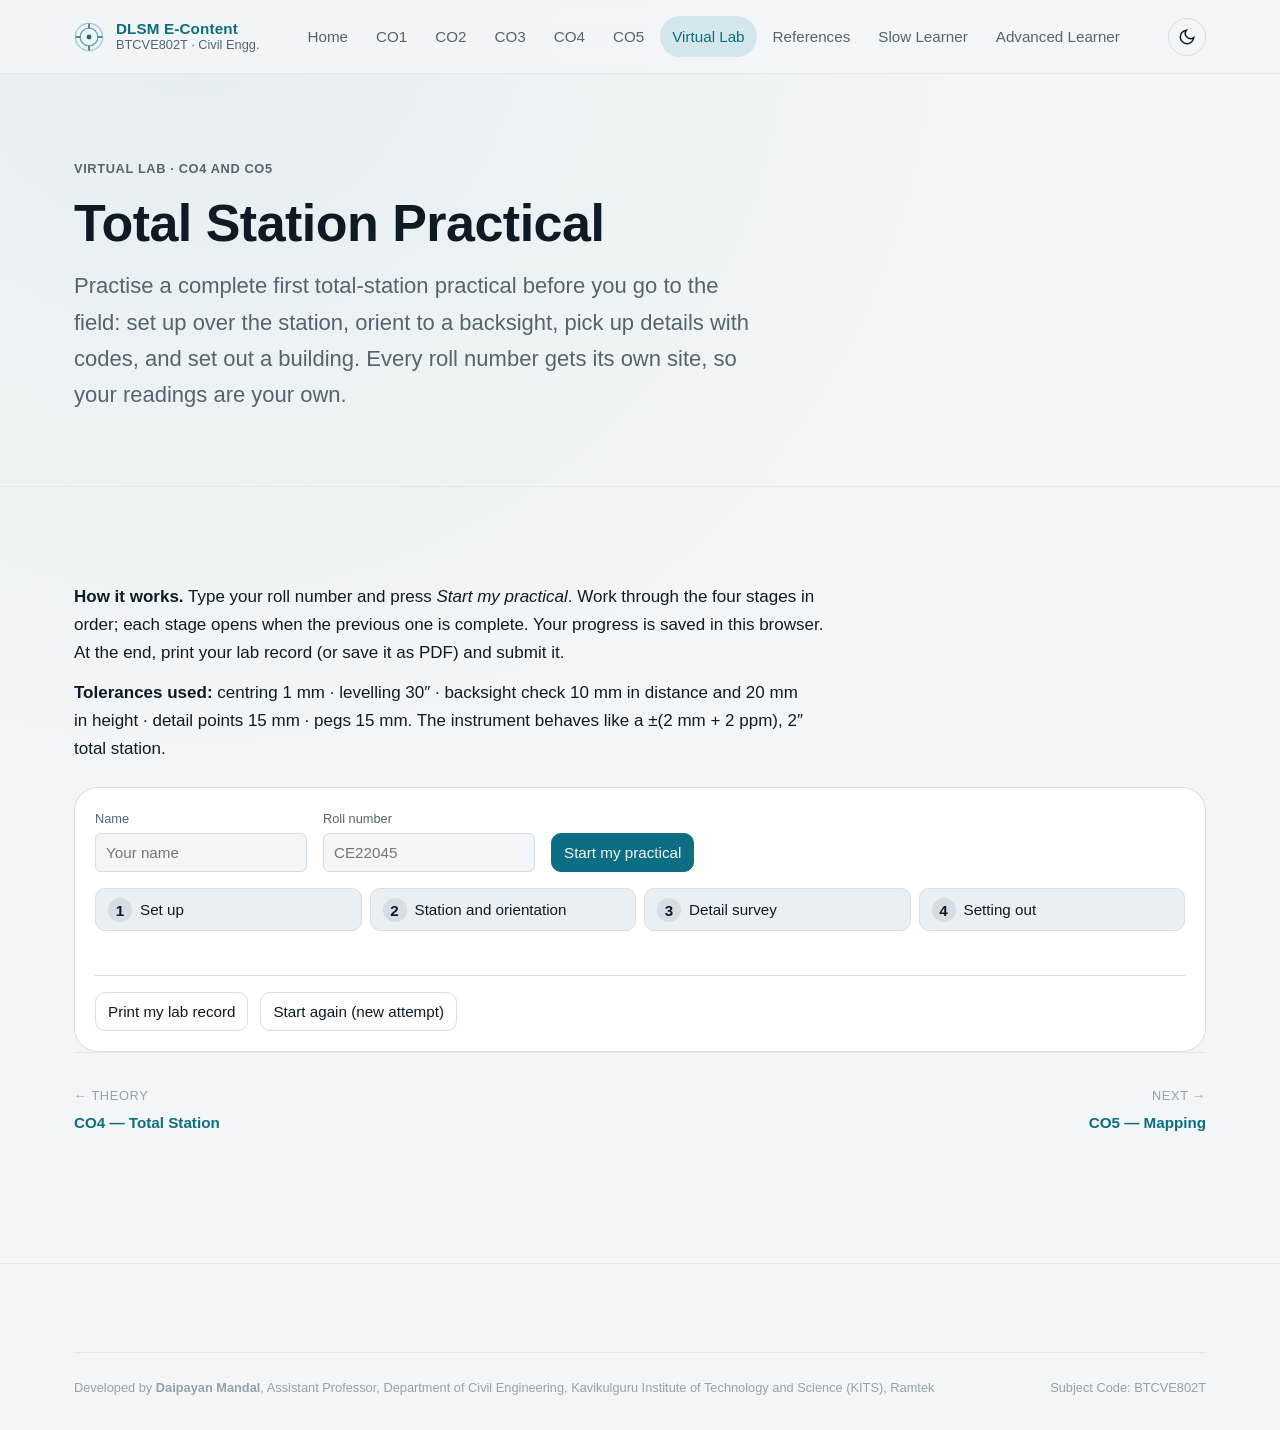
<file: virtual-lab.html>
<!DOCTYPE html>
<html lang="en">
<head>
<meta charset="UTF-8" />
<meta name="viewport" content="width=device-width, initial-scale=1.0" />
<title>Virtual Lab: Total Station | DLSM E-Content</title>
<meta name="description" content="Virtual total station practical: set up, orientation, detail survey and setting out, with a different site for every roll number." />
<link rel="preconnect" href="https://api.fontshare.com" />
<link href="https://api.fontshare.com/v2/css?f[]=cabinet-grotesk@700,500,400&f[]=satoshi@400,500,700&f[]=jetbrains-mono@500&display=swap" rel="stylesheet" />
<link rel="icon" href="favicon.svg" type="image/svg+xml" />
<link rel="stylesheet" href="css/style.css?v=20261127b" />
</head>
<body>
<a class="skip-link" href="#main">Skip to content</a>

<header class="site-header" data-site-header>
  <div class="container nav-bar">
    <a class="brand" href="index.html" aria-label="Home">
      <svg class="brand-mark" width="30" height="30" viewBox="0 0 32 32" fill="none" aria-hidden="true">
        <circle cx="16" cy="16" r="14.5" stroke="currentColor" stroke-width="1.4" opacity="0.35"/>
        <circle cx="16" cy="16" r="9.5" stroke="currentColor" stroke-width="1.4" opacity="0.6"/>
        <circle cx="16" cy="16" r="2.6" fill="currentColor"/>
        <path d="M16 2.5V6M16 26v3.5M2.5 16H6M26 16h3.5" stroke="currentColor" stroke-width="1.6" stroke-linecap="round"/>
      </svg>
      <span class="brand-text">
        <span class="brand-title">DLSM E-Content</span>
        <span class="brand-sub">BTCVE802T · Civil Engg.</span>
      </span>
    </a>
    <button class="nav-toggle" data-nav-toggle aria-label="Toggle menu" aria-expanded="false">
      <svg width="20" height="20" viewBox="0 0 24 24" fill="none" stroke="currentColor" stroke-width="2" stroke-linecap="round"><path d="M4 6h16M4 12h16M4 18h16"/></svg>
    </button>
    <ul class="nav-links" data-nav-links>
      <li><a href="index.html">Home</a></li>
      <li><a href="co1.html">CO1</a></li>
      <li><a href="co2.html">CO2</a></li>
      <li><a href="co3.html">CO3</a></li>
      <li><a href="co4.html">CO4</a></li>
      <li><a href="co5.html">CO5</a></li>
      <li><a href="virtual-lab.html" aria-current="page">Virtual Lab</a></li>
      <li><a href="references.html">References</a></li>
      <li><a href="slow-learner.html">Slow Learner</a></li>
      <li><a href="advanced-learner.html">Advanced Learner</a></li>
    </ul>
    <div class="nav-right">
      <button class="theme-toggle" data-theme-toggle aria-label="Toggle dark mode"></button>
    </div>
  </div>
</header>

<main id="main">

  <section class="co-hero">
    <div class="container">
      <span class="unit-tag">Virtual Lab · CO4 and CO5</span>
      <h1 style="margin-top: var(--space-3)">Total Station Practical</h1>
      <p class="hero-lede" style="margin-top: var(--space-4)">Practise a complete first total-station practical before you go to the field: set up over the station, orient to a backsight, pick up details with codes, and set out a building. Every roll number gets its own site, so your readings are your own.</p>
    </div>
  </section>

  <section class="section">
    <div class="container container--wide">
      <div class="tsim-intro">
        <p><strong>How it works.</strong> Type your roll number and press <em>Start my practical</em>. Work through the four stages in order; each stage opens when the previous one is complete. Your progress is saved in this browser. At the end, print your lab record (or save it as PDF) and submit it.</p>
        <p><strong>Tolerances used:</strong> centring 1 mm · levelling 30″ · backsight check 10 mm in distance and 20 mm in height · detail points 15 mm · pegs 15 mm. The instrument behaves like a ±(2 mm + 2 ppm), 2″ total station.</p>
      </div>
      <div id="tsim" class="tsim" tabindex="-1" aria-label="Total station simulator"></div>
      <noscript><p>The Virtual Lab needs JavaScript.</p></noscript>
    </div>

    <div class="container">
      <div class="co-pager">
        <a class="pager-link" href="co4.html"><span class="dir">← Theory</span><span class="title">CO4 — Total Station</span></a>
        <a class="pager-link next" href="co5.html"><span class="dir">Next →</span><span class="title">CO5 — Mapping</span></a>
      </div>
    </div>
  </section>

</main>

<footer class="site-footer">
  <div class="container">
    <div class="footer-bottom">
      <span>Developed by <strong>Daipayan Mandal</strong>, Assistant Professor, Department of Civil Engineering, Kavikulguru Institute of Technology and Science (KITS), Ramtek</span>
      <span>Subject Code: BTCVE802T</span>
    </div>
  </div>
</footer>

<script src="js/script.js?v=20261127b"></script>
<script src="js/ts-sim.js?v=20261127b"></script>
</body>
</html>
</file>
<file: css/style.css>
/* =========================================================
   Digital Land Surveying & Mapping — E-Content
   Design system + base styles
   ========================================================= */

/* ---------- Design tokens ---------- */
:root, [data-theme='light'] {
  /* Surfaces */
  --color-bg: #f3f6f8;
  --color-surface: #ffffff;
  --color-surface-2: #f8fafb;
  --color-surface-offset: #eaeff3;
  --color-surface-offset-2: #dde5ea;
  --color-border: #d6dee4;
  --color-divider: #e2e8ec;

  /* Text */
  --color-text: #0f1b24;
  --color-text-muted: #56646d;
  --color-text-faint: #94a1aa;
  --color-text-inverse: #f6f9fb;

  /* Primary accent — signal teal */
  --color-primary: #0c6e82;
  --color-primary-hover: #095566;
  --color-primary-active: #073e4b;
  --color-primary-highlight: #d3e6ea;

  /* Secondary accent — survey amber (sparingly, badges/highlights only) */
  --color-amber: #c17d1f;
  --color-amber-highlight: #f0e0c4;

  --color-success: #3f7d3a;
  --color-success-highlight: #d8e8d5;

  --color-danger: #a33a3a;
  --color-danger-highlight: #f3dcdc;

  --radius-sm: 0.375rem;
  --radius-md: 0.625rem;
  --radius-lg: 1rem;
  --radius-xl: 1.5rem;
  --radius-full: 9999px;

  --transition-interactive: 180ms cubic-bezier(0.16, 1, 0.3, 1);

  --shadow-sm: 0 1px 2px oklch(0.2 0.02 220 / 0.06);
  --shadow-md: 0 6px 20px oklch(0.2 0.02 220 / 0.08);
  --shadow-lg: 0 16px 40px oklch(0.2 0.02 220 / 0.14);

  --content-narrow: 640px;
  --content-default: 960px;
  --content-wide: 1180px;

  --font-display: 'Cabinet Grotesk', 'Segoe UI', sans-serif;
  --font-body: 'Satoshi', 'Segoe UI', sans-serif;
  --font-mono: 'JetBrains Mono', 'Courier New', monospace;
}

[data-theme='dark'] {
  --color-bg: #0c1418;
  --color-surface: #101b20;
  --color-surface-2: #142129;
  --color-surface-offset: #17242b;
  --color-surface-offset-2: #1d2c34;
  --color-border: #26363e;
  --color-divider: #1c2b32;

  --color-text: #dce6ea;
  --color-text-muted: #8fa0a8;
  --color-text-faint: #5d6e76;
  --color-text-inverse: #0c1418;

  --color-primary: #4fb2c4;
  --color-primary-hover: #6fc4d3;
  --color-primary-active: #8bd1de;
  --color-primary-highlight: #17333a;

  --color-amber: #e0a545;
  --color-amber-highlight: #3a2f1c;

  --color-success: #7fbf78;
  --color-success-highlight: #1f3220;

  --color-danger: #e08080;
  --color-danger-highlight: #3a1f1f;

  --shadow-sm: 0 1px 2px oklch(0 0 0 / 0.3);
  --shadow-md: 0 6px 20px oklch(0 0 0 / 0.35);
  --shadow-lg: 0 16px 40px oklch(0 0 0 / 0.45);
}

/* ---------- Type scale ---------- */
:root {
  --text-xs: clamp(0.75rem, 0.7rem + 0.25vw, 0.8rem);
  --text-sm: clamp(0.875rem, 0.83rem + 0.2vw, 0.95rem);
  --text-base: clamp(1rem, 0.96rem + 0.2vw, 1.0625rem);
  --text-lg: clamp(1.125rem, 1.02rem + 0.5vw, 1.375rem);
  --text-xl: clamp(1.5rem, 1.25rem + 1.1vw, 2.125rem);
  --text-2xl: clamp(2rem, 1.4rem + 2.4vw, 3.25rem);
  --text-hero: clamp(2.5rem, 1.2rem + 4.5vw, 4.75rem);

  --space-1: 0.25rem;
  --space-2: 0.5rem;
  --space-3: 0.75rem;
  --space-4: 1rem;
  --space-5: 1.25rem;
  --space-6: 1.5rem;
  --space-8: 2rem;
  --space-10: 2.5rem;
  --space-12: 3rem;
  --space-16: 4rem;
  --space-20: 5rem;
  --space-24: 6rem;
  --space-32: 8rem;
}

/* ---------- Base ---------- */
*, *::before, *::after { box-sizing: border-box; margin: 0; padding: 0; }

html {
  -webkit-text-size-adjust: none;
  text-size-adjust: none;
  -webkit-font-smoothing: antialiased;
  -moz-osx-font-smoothing: grayscale;
  scroll-behavior: smooth;
  scroll-padding-top: 88px;
}

body {
  min-height: 100dvh;
  line-height: 1.65;
  font-family: var(--font-body);
  font-size: var(--text-base);
  color: var(--color-text);
  background-color: var(--color-bg);
  background-image:
    radial-gradient(circle at 15% 0%, oklch(from var(--color-primary) l c h / 0.06), transparent 45%);
}

img, svg, picture, video, canvas { display: block; max-width: 100%; height: auto; }
ul[role='list'], ol[role='list'] { list-style: none; }
input, button, textarea, select { font: inherit; color: inherit; }

h1, h2, h3, h4 { font-family: var(--font-display); text-wrap: balance; line-height: 1.12; letter-spacing: -0.01em; color: var(--color-text); }
p, li, figcaption { text-wrap: pretty; }

a { color: var(--color-primary); text-decoration: none; }
a:hover { color: var(--color-primary-hover); }

::selection { background: oklch(from var(--color-primary) l c h / 0.25); color: var(--color-text); }
:focus-visible { outline: 2px solid var(--color-primary); outline-offset: 3px; border-radius: var(--radius-sm); }

@media (prefers-reduced-motion: reduce) {
  *, *::before, *::after {
    animation-duration: 0.01ms !important;
    animation-iteration-count: 1 !important;
    transition-duration: 0.01ms !important;
    scroll-behavior: auto !important;
  }
}

button { cursor: pointer; background: none; border: none; }
table { border-collapse: collapse; width: 100%; }

a, button, [role='button'] {
  transition: color var(--transition-interactive), background var(--transition-interactive),
    border-color var(--transition-interactive), box-shadow var(--transition-interactive), transform var(--transition-interactive);
}

.sr-only {
  position: absolute; width: 1px; height: 1px; padding: 0; margin: -1px;
  overflow: hidden; clip: rect(0,0,0,0); white-space: nowrap; border-width: 0;
}

.container {
  width: 100%;
  max-width: var(--content-wide);
  margin-inline: auto;
  padding-inline: var(--space-6);
}
.container--narrow { max-width: var(--content-narrow); }
.container--default { max-width: var(--content-default); }

.section { padding-block: clamp(var(--space-12), 8vw, var(--space-24)); }
.section--tight { padding-block: clamp(var(--space-8), 5vw, var(--space-16)); }

/* ---------- Header ---------- */
.site-header {
  position: sticky; top: 0; z-index: 50;
  background: oklch(from var(--color-bg) l c h / 0.86);
  backdrop-filter: blur(14px);
  border-bottom: 1px solid var(--color-divider);
  transition: transform 0.3s cubic-bezier(0.16,1,0.3,1), box-shadow 0.3s cubic-bezier(0.16,1,0.3,1);
}
.site-header--hidden { transform: translateY(-100%); }
.site-header--scrolled { box-shadow: var(--shadow-sm); }

.nav-bar {
  display: flex; align-items: center; justify-content: space-between;
  gap: var(--space-4);
  padding-block: var(--space-4);
}

.brand { display: flex; align-items: center; gap: var(--space-3); }
.brand-mark { color: var(--color-primary); flex-shrink: 0; }
.brand-text { display: flex; flex-direction: column; line-height: 1.15; }
.brand-title { font-family: var(--font-display); font-size: var(--text-sm); font-weight: 700; letter-spacing: 0.01em; }
.brand-sub { font-size: var(--text-xs); color: var(--color-text-muted); }

.nav-links {
  display: flex; align-items: center; gap: var(--space-1);
  list-style: none;
}
.nav-links a {
  display: inline-flex; align-items: center;
  padding: var(--space-2) var(--space-3);
  border-radius: var(--radius-full);
  font-size: var(--text-sm); font-weight: 500;
  color: var(--color-text-muted);
}
.nav-links a:hover { color: var(--color-text); background: var(--color-surface-offset); }
.nav-links a[aria-current='page'] { color: var(--color-primary); background: var(--color-primary-highlight); }

.nav-toggle {
  display: none;
  width: 40px; height: 40px; border-radius: var(--radius-md);
  align-items: center; justify-content: center;
  border: 1px solid var(--color-border);
  color: var(--color-text);
}

.theme-toggle {
  width: 38px; height: 38px; border-radius: var(--radius-full);
  border: 1px solid var(--color-border);
  display: inline-flex; align-items: center; justify-content: center;
  color: var(--color-text);
  flex-shrink: 0;
}
.theme-toggle:hover { background: var(--color-surface-offset); border-color: var(--color-text-faint); }

.nav-right { display: flex; align-items: center; gap: var(--space-2); }

@media (max-width: 860px) {
  .nav-links {
    position: fixed; inset: 68px var(--space-4) auto var(--space-4);
    flex-direction: column; align-items: stretch;
    background: var(--color-surface); border: 1px solid var(--color-border);
    border-radius: var(--radius-lg); box-shadow: var(--shadow-lg);
    padding: var(--space-3);
    transform: translateY(-12px); opacity: 0; pointer-events: none;
    transition: transform var(--transition-interactive), opacity var(--transition-interactive);
  }
  .nav-links.is-open { transform: translateY(0); opacity: 1; pointer-events: auto; }
  .nav-links a { padding: var(--space-3); border-radius: var(--radius-md); }
  .nav-toggle { display: inline-flex; }
}

/* ---------- Buttons ---------- */
.btn {
  display: inline-flex; align-items: center; gap: var(--space-2);
  padding: var(--space-3) var(--space-6);
  border-radius: var(--radius-full);
  font-size: var(--text-sm); font-weight: 600;
  border: 1px solid transparent;
}
.btn--primary { background: var(--color-primary); color: var(--color-text-inverse); }
.btn--primary:hover { background: var(--color-primary-hover); color: var(--color-text-inverse); }
.btn--ghost { border-color: var(--color-border); color: var(--color-text); }
.btn--ghost:hover { background: var(--color-surface-offset); color: var(--color-text); }

/* ---------- Hero ---------- */
.hero {
  position: relative;
  overflow: hidden;
  padding-block: clamp(var(--space-16), 10vw, var(--space-32)) clamp(var(--space-12), 6vw, var(--space-20));
}
.hero-grid {
  display: grid; gap: var(--space-10);
  grid-template-columns: 1.15fr 0.85fr;
  align-items: center;
}
@media (max-width: 900px) { .hero-grid { grid-template-columns: 1fr; } }

.eyebrow {
  display: inline-flex; align-items: center; gap: var(--space-2);
  font-size: var(--text-xs); font-weight: 700; letter-spacing: 0.08em; text-transform: uppercase;
  color: var(--color-primary);
  padding: var(--space-1) var(--space-3);
  background: var(--color-primary-highlight);
  border-radius: var(--radius-full);
  margin-bottom: var(--space-5);
}

.hero h1 { font-size: var(--text-hero); margin-bottom: var(--space-5); }
.hero-lede { font-size: var(--text-lg); color: var(--color-text-muted); max-width: 56ch; margin-bottom: var(--space-8); }
.hero-actions { display: flex; gap: var(--space-3); flex-wrap: wrap; margin-bottom: var(--space-10); }

.hero-meta {
  display: grid; grid-template-columns: repeat(3, auto);
  gap: var(--space-6);
}
@media (max-width: 560px) { .hero-meta { grid-template-columns: 1fr 1fr; } }
.hero-meta-item .num { font-family: var(--font-display); font-size: var(--text-xl); color: var(--color-primary); }
.hero-meta-item .label { font-size: var(--text-xs); color: var(--color-text-muted); text-transform: uppercase; letter-spacing: 0.04em; }

.hero-visual { position: relative; }

/* ---------- Contour / topo decorative pattern ---------- */
.topo-bg {
  position: absolute; inset: 0; z-index: -1;
  opacity: 0.5; pointer-events: none;
}
[data-theme='dark'] .topo-bg { opacity: 0.3; }

/* ---------- Section headings ---------- */
.section-head { max-width: 62ch; margin-bottom: var(--space-10); }
.section-head h2 { font-size: var(--text-2xl); margin-bottom: var(--space-4); }
.section-head p { color: var(--color-text-muted); font-size: var(--text-base); }

/* ---------- CO Cards ---------- */
.co-grid { display: grid; grid-template-columns: repeat(auto-fit, minmax(260px, 1fr)); gap: var(--space-5); }

.co-card {
  position: relative;
  display: flex; flex-direction: column; gap: var(--space-4);
  padding: var(--space-6);
  background: var(--color-surface);
  border: 1px solid var(--color-border);
  border-radius: var(--radius-lg);
  box-shadow: var(--shadow-sm);
  transition: transform var(--transition-interactive), box-shadow var(--transition-interactive), border-color var(--transition-interactive);
}
.co-card:hover { transform: translateY(-4px); box-shadow: var(--shadow-md); border-color: var(--color-primary); }

.co-badge {
  display: inline-flex; align-items: center; justify-content: center;
  width: fit-content;
  padding: var(--space-1) var(--space-3);
  border-radius: var(--radius-full);
  background: var(--color-primary-highlight); color: var(--color-primary);
  font-family: var(--font-mono); font-size: var(--text-xs); font-weight: 700; letter-spacing: 0.03em;
}
.co-card h3 { font-size: var(--text-lg); }
.co-card p { color: var(--color-text-muted); font-size: var(--text-sm); }
.co-card .co-unit { font-size: var(--text-xs); color: var(--color-text-faint); text-transform: uppercase; letter-spacing: 0.04em; }
.co-card .co-link { display: inline-flex; align-items: center; gap: var(--space-2); font-size: var(--text-sm); font-weight: 600; margin-top: auto; }
.co-card .co-link svg { transition: transform var(--transition-interactive); }
.co-card:hover .co-link svg { transform: translateX(3px); }

/* ---------- Content blocks (CO pages) ---------- */
.co-hero {
  padding-block: clamp(var(--space-12), 7vw, var(--space-20)) var(--space-10);
  border-bottom: 1px solid var(--color-divider);
}
.co-hero-top { display: flex; align-items: center; gap: var(--space-4); margin-bottom: var(--space-5); flex-wrap: wrap; }
.co-hero h1 { font-size: var(--text-2xl); margin-bottom: var(--space-4); max-width: 26ch; }
.co-hero .unit-tag {
  font-size: var(--text-xs); font-weight: 600; text-transform: uppercase; letter-spacing: 0.05em;
  color: var(--color-text-muted);
}

.outcome-box {
  background: var(--color-surface);
  border: 1px solid var(--color-border);
  border-left: 4px solid var(--color-primary);
  border-radius: var(--radius-md);
  padding: var(--space-5) var(--space-6);
  margin-top: var(--space-6);
}
.outcome-box .label { font-size: var(--text-xs); font-weight: 700; text-transform: uppercase; letter-spacing: 0.05em; color: var(--color-primary); margin-bottom: var(--space-2); display: block; }
.outcome-box p { font-size: var(--text-base); font-weight: 500; }
.outcome-box--amber { border-left-color: var(--color-amber); }
.outcome-box--amber .label { color: var(--color-amber); }

.co-badge--amber { background: var(--color-amber-highlight); color: var(--color-amber); }

/* ---------- Learner-track subsection headers ---------- */
.track-heading {
  display: flex; align-items: center; gap: var(--space-3); flex-wrap: wrap;
  margin-top: var(--space-16); margin-bottom: var(--space-4); scroll-margin-top: 100px;
}
.track-heading:first-child { margin-top: 0; }
.track-heading h2 { margin: 0; font-size: var(--text-xl); }
.track-heading .co-badge { flex-shrink: 0; }

.step-block { margin-bottom: var(--space-6); }
.step-block .step-label {
  font-family: var(--font-mono); font-size: var(--text-xs); font-weight: 700;
  text-transform: uppercase; letter-spacing: 0.04em; color: var(--color-text-faint);
  display: block; margin-bottom: var(--space-2);
}

.content-grid {
  display: grid; grid-template-columns: minmax(0,1fr) 280px; gap: var(--space-12);
  align-items: start;
}
@media (max-width: 900px) { .content-grid { grid-template-columns: 1fr; } }

.toc {
  position: sticky; top: 104px;
  border: 1px solid var(--color-border);
  border-radius: var(--radius-lg);
  padding: var(--space-5);
  background: var(--color-surface);
}
.toc .label { font-size: var(--text-xs); font-weight: 700; text-transform: uppercase; letter-spacing: 0.05em; color: var(--color-text-faint); margin-bottom: var(--space-3); display: block; }
.toc ul { display: flex; flex-direction: column; gap: var(--space-1); list-style: none; }
.toc a { display: block; padding: var(--space-2) var(--space-3); border-radius: var(--radius-md); font-size: var(--text-sm); color: var(--color-text-muted); }
.toc a:hover { background: var(--color-surface-offset); color: var(--color-text); }
.toc a.is-active { background: var(--color-primary-highlight); color: var(--color-primary); font-weight: 600; }
@media (max-width: 900px) { .toc { position: static; } }

.prose { max-width: 74ch; min-width: 0; }
.prose h2 { font-size: var(--text-xl); margin-top: var(--space-16); margin-bottom: var(--space-4); scroll-margin-top: 100px; }
.prose h2:first-child { margin-top: 0; }
.prose h3 { font-size: var(--text-lg); margin-top: var(--space-8); margin-bottom: var(--space-3); }
.prose p { margin-bottom: var(--space-4); color: var(--color-text); }
.prose ul, .prose ol { margin: var(--space-4) 0 var(--space-5) var(--space-5); display: flex; flex-direction: column; gap: var(--space-2); }
.prose ul { list-style: disc; }
.prose ol { list-style: decimal; }
.prose li::marker { color: var(--color-primary); }
.prose figure { margin: var(--space-8) 0; }
.prose figcaption { font-size: var(--text-xs); color: var(--color-text-faint); text-align: center; margin-top: var(--space-3); }

.diagram-card {
  background: var(--color-surface);
  border: 1px solid var(--color-border);
  border-radius: var(--radius-lg);
  padding: var(--space-6);
}

.callout {
  display: flex; gap: var(--space-4);
  background: var(--color-surface-offset);
  border: 1px solid var(--color-border);
  border-radius: var(--radius-lg);
  padding: var(--space-5);
  margin: var(--space-8) 0;
}
.callout .icon { color: var(--color-amber); flex-shrink: 0; }
.callout strong { display: block; margin-bottom: var(--space-1); font-size: var(--text-sm); }
.callout p { font-size: var(--text-sm); color: var(--color-text-muted); margin: 0; }

.co-grid, .error-grid { list-style: none; }
.error-grid { display: grid; grid-template-columns: repeat(auto-fit, minmax(200px,1fr)); gap: var(--space-4); margin: var(--space-6) 0; }
.error-item {
  background: var(--color-surface); border: 1px solid var(--color-border);
  border-radius: var(--radius-md); padding: var(--space-4);
}
.error-item .tag { font-family: var(--font-mono); font-size: var(--text-xs); color: var(--color-primary); font-weight: 700; }
.error-item p { font-size: var(--text-sm); color: var(--color-text-muted); margin-top: var(--space-1); }

table.data-table { margin: var(--space-6) 0; font-size: var(--text-sm); border: 1px solid var(--color-border); border-radius: var(--radius-md); overflow: hidden; }
table.data-table th, table.data-table td { padding: var(--space-3) var(--space-4); border-bottom: 1px solid var(--color-divider); text-align: left; }
table.data-table th { background: var(--color-surface-offset); font-family: var(--font-display); font-weight: 600; }
table.data-table tr:last-child td { border-bottom: none; }
@media (max-width: 760px) { table.data-table { display: block; max-width: 100%; overflow-x: auto; -webkit-overflow-scrolling: touch; } }

.further-reading { margin-top: var(--space-16); border-top: 1px solid var(--color-divider); padding-top: var(--space-8); }
.further-reading h2 { font-size: var(--text-lg); margin-bottom: var(--space-4); }
.further-reading ul { display: flex; flex-direction: column; gap: var(--space-3); list-style: none; }
.further-reading li { font-size: var(--text-sm); }
.further-reading a { font-weight: 600; }

/* ---------- Quiz ---------- */
.quiz-card {
  background: var(--color-surface);
  border: 1px solid var(--color-border);
  border-radius: var(--radius-lg);
  box-shadow: var(--shadow-sm);
  padding: var(--space-6);
  margin: var(--space-8) 0;
}
.quiz-head {
  display: flex; align-items: center; justify-content: space-between; gap: var(--space-3);
  flex-wrap: wrap; margin-bottom: var(--space-5);
  padding-bottom: var(--space-4); border-bottom: 1px solid var(--color-divider);
}
.quiz-head h3 { font-size: var(--text-lg); margin: 0; display: flex; align-items: center; gap: var(--space-2); }
.quiz-head h3 .quiz-icon { color: var(--color-primary); flex-shrink: 0; }
.quiz-score {
  font-family: var(--font-mono); font-size: var(--text-xs); font-weight: 700;
  letter-spacing: 0.03em; color: var(--color-primary);
  background: var(--color-primary-highlight); padding: var(--space-2) var(--space-3);
  border-radius: var(--radius-full); white-space: nowrap;
}
.quiz-questions { display: flex; flex-direction: column; gap: var(--space-6); }
.quiz-question-text { font-weight: 600; margin-bottom: var(--space-3); }
.quiz-options { display: flex; flex-direction: column; gap: var(--space-2); }
.quiz-option {
  display: flex; align-items: center; gap: var(--space-3); text-align: left;
  width: 100%; padding: var(--space-3) var(--space-4);
  background: var(--color-surface-2); border: 1px solid var(--color-border);
  border-radius: var(--radius-md); font-size: var(--text-sm); color: var(--color-text);
  font-family: var(--font-body); cursor: pointer;
  transition: border-color var(--transition-interactive), background var(--transition-interactive), transform var(--transition-interactive);
}
.quiz-option:hover:not(:disabled) { border-color: var(--color-primary); background: var(--color-primary-highlight); transform: translateY(-1px); }
.quiz-option:disabled { cursor: default; }
.quiz-option.is-correct { border-color: var(--color-success); background: var(--color-success-highlight); color: var(--color-success); font-weight: 600; }
.quiz-option.is-incorrect { border-color: var(--color-danger); background: var(--color-danger-highlight); color: var(--color-danger); font-weight: 600; }
.quiz-feedback {
  margin-top: var(--space-3); padding: var(--space-3) var(--space-4);
  border-radius: var(--radius-md); font-size: var(--text-sm);
  background: var(--color-surface-offset); border-left: 3px solid var(--color-border);
}
.quiz-feedback.is-correct { border-left-color: var(--color-success); color: var(--color-text); }
.quiz-feedback.is-incorrect { border-left-color: var(--color-danger); color: var(--color-text); }
.quiz-footer {
  margin-top: var(--space-6); padding-top: var(--space-5); border-top: 1px solid var(--color-divider);
  display: flex; align-items: center; justify-content: space-between; gap: var(--space-4); flex-wrap: wrap;
}
.quiz-footer[hidden] { display: none; }
.quiz-result { font-weight: 600; font-size: var(--text-sm); margin: 0; }
.quiz-retry {
  display: inline-flex; align-items: center; gap: var(--space-2);
  padding: var(--space-2) var(--space-5); border-radius: var(--radius-full);
  font-size: var(--text-sm); font-weight: 600; font-family: var(--font-body);
  border: 1px solid var(--color-border); background: var(--color-surface); color: var(--color-text);
  cursor: pointer; transition: background var(--transition-interactive), border-color var(--transition-interactive);
  flex-shrink: 0;
}
.quiz-retry:hover { background: var(--color-surface-offset); border-color: var(--color-text-faint); }
@media (max-width: 640px) {
  .quiz-card { padding: var(--space-4); }
  .quiz-head { flex-direction: column; align-items: flex-start; }
}
.further-reading .src { color: var(--color-text-faint); font-size: var(--text-xs); }

.co-pager {
  display: flex; justify-content: space-between; align-items: center; gap: var(--space-4);
  border-top: 1px solid var(--color-divider);
  padding-block: var(--space-8);
  flex-wrap: wrap;
}
.pager-link { display: flex; flex-direction: column; gap: var(--space-1); max-width: 40%; }
.pager-link.next { align-items: flex-end; text-align: right; margin-left: auto; }
.pager-link .dir { font-size: var(--text-xs); color: var(--color-text-faint); text-transform: uppercase; letter-spacing: 0.05em; }
.pager-link .title { font-weight: 600; font-size: var(--text-sm); }

/* ---------- References page ---------- */
.ref-table-wrap { overflow-x: auto; }

/* ---------- Footer ---------- */
.site-footer { border-top: 1px solid var(--color-divider); padding-block: var(--space-12) var(--space-8); }
.footer-grid { display: flex; justify-content: space-between; gap: var(--space-8); flex-wrap: wrap; }
.footer-brand p { color: var(--color-text-muted); font-size: var(--text-sm); max-width: 40ch; margin-top: var(--space-3); }
.footer-cols { display: flex; gap: var(--space-12); flex-wrap: wrap; }
.footer-col .label { font-size: var(--text-xs); font-weight: 700; text-transform: uppercase; letter-spacing: 0.05em; color: var(--color-text-faint); margin-bottom: var(--space-3); display: block; }
.footer-col ul { display: flex; flex-direction: column; gap: var(--space-2); list-style: none; }
.footer-col a { font-size: var(--text-sm); color: var(--color-text-muted); }
.footer-col a:hover { color: var(--color-primary); }
.footer-bottom { margin-top: var(--space-10); padding-top: var(--space-6); border-top: 1px solid var(--color-divider); font-size: var(--text-xs); color: var(--color-text-faint); display: flex; justify-content: space-between; flex-wrap: wrap; gap: var(--space-2); }

/* ---------- Skip link ---------- */
.skip-link {
  position: absolute; left: -9999px; top: 0; z-index: 100;
  background: var(--color-primary); color: var(--color-text-inverse);
  padding: var(--space-3) var(--space-5); border-radius: var(--radius-md);
}
.skip-link:focus { left: var(--space-4); top: var(--space-4); }

/* ===== Interactive concept visuals ===== */
.ia svg { width: 100%; height: auto; display: block; overflow: hidden; }
.ia-badge { display: inline-block; font-size: var(--text-xs); font-weight: 700; letter-spacing: 0.04em; color: var(--color-primary); background: var(--color-primary-highlight); border-radius: var(--radius-full); padding: 2px 10px; margin-bottom: var(--space-3); }
.ia-controls { display: flex; flex-wrap: wrap; gap: var(--space-3) var(--space-6); align-items: center; margin-top: var(--space-4); font-size: var(--text-sm); }
.ia-controls label { display: flex; align-items: center; gap: var(--space-2); color: var(--color-text-muted); }
.ia-controls input[type=range] { width: 150px; accent-color: var(--color-primary); }
.ia-controls input[type=checkbox] { accent-color: var(--color-primary); width: 16px; height: 16px; }
.ia-controls output { font-family: var(--font-mono); font-size: var(--text-xs); color: var(--color-text); min-width: 7.5em; }
.ia-num { width: 7em; padding: 4px 8px; border: 1px solid var(--color-border); border-radius: var(--radius-sm); background: var(--color-bg); color: var(--color-text); font: inherit; }
.ia-btn { font: inherit; font-size: var(--text-sm); padding: 6px 14px; border-radius: var(--radius-full); border: 1px solid var(--color-border); background: var(--color-surface); color: var(--color-text); cursor: pointer; }
.ia-btn:hover { border-color: var(--color-primary); color: var(--color-primary); }
.ia-btn.on { background: var(--color-primary-highlight); border-color: var(--color-primary); color: var(--color-primary); }
.ia-btn:focus-visible, .ia [tabindex]:focus-visible { outline: 2px solid var(--color-primary); outline-offset: 2px; }
.ia-readout { display: grid; grid-template-columns: repeat(auto-fit, minmax(150px, 1fr)); gap: var(--space-3); margin-top: var(--space-4); }
.ia-readout div { background: var(--color-surface-offset); border-radius: var(--radius-md); padding: var(--space-2) var(--space-3); }
.ia-readout span { display: block; font-size: var(--text-xs); color: var(--color-text-muted); }
.ia-readout b { font-family: var(--font-mono); font-size: var(--text-sm); color: var(--color-text); }
.ia-status { font-size: var(--text-sm); color: var(--color-text); margin-top: var(--space-3); min-height: 3em; }
.ia-hint { font-size: var(--text-xs); color: var(--color-text-faint); margin-top: var(--space-2); }
.ia-err { font-size: var(--text-xs); color: var(--color-danger); }
.ia:not(.ia-ready) .ia-mount::before { content: "Interactive diagram: needs JavaScript."; font-size: var(--text-xs); color: var(--color-text-faint); }
@media print { .ia-controls, .ia-hint { display: none; } }
@media (max-width: 600px) {
  .ia .ia-mount { overflow-x: auto; -webkit-overflow-scrolling: touch; }
  .ia .ia-mount > svg { min-width: 520px; }
  .ia-controls label > span { white-space: nowrap; }
  .ia-controls label { flex-wrap: wrap; }
}

/* ===== Need for surveying: picture cards ===== */
.need-grid { display: grid; grid-template-columns: repeat(auto-fit, minmax(210px, 1fr)); gap: var(--space-4); margin: var(--space-6) 0; }
.need-card { margin: 0; background: var(--color-surface); border: 1px solid var(--color-border); border-radius: var(--radius-lg); padding: var(--space-4); }
.need-card svg { width: 100%; height: auto; display: block; margin-bottom: var(--space-3); border-radius: var(--radius-md); background: var(--color-surface-offset); }
.need-card .p-tag { display: inline-block; font-weight: 700; font-size: var(--text-xs); color: var(--color-primary); background: var(--color-primary-highlight); border-radius: var(--radius-full); padding: 2px 10px; margin-bottom: var(--space-2); }
.need-card .need-title { font-weight: 700; color: var(--color-text); margin: 0 0 var(--space-1); }
.need-card p { font-size: var(--text-sm); margin: 0; }
.need-card p:last-child { color: var(--color-text-muted); }
.callout b.pp { display: inline; color: var(--color-primary); font-weight: 700; }

/* ===== Virtual Lab: total station simulator ===== */
.tsim-intro { max-width: 80ch; margin-bottom: var(--space-6); }
.tsim-intro p { margin-bottom: var(--space-3); }
.tsim { background: var(--color-surface); border: 1px solid var(--color-border); border-radius: var(--radius-xl); padding: var(--space-5); outline: none; }
.tsim-top { display: flex; flex-direction: column; gap: var(--space-4); margin-bottom: var(--space-5); }
.tsim-who { display: flex; flex-wrap: wrap; gap: var(--space-3) var(--space-4); align-items: flex-end; }
.tsim-who label, .tsim-in { display: flex; flex-direction: column; gap: 4px; font-size: var(--text-xs); color: var(--color-text-muted); }
.tsim input[type=text], .tsim input[type=number], .tsim select { font: inherit; font-size: var(--text-sm); padding: 6px 10px; border: 1px solid var(--color-border); border-radius: var(--radius-sm); background: var(--color-bg); color: var(--color-text); min-width: 0; }
.tsim input[type=number] { width: 7.5em; }
.tsim-err { font-size: var(--text-xs); color: var(--color-danger); }
.tsim-steps { list-style: none; display: grid; grid-template-columns: repeat(4, minmax(0, 1fr)); gap: var(--space-2); margin: 0; padding: 0; }
.tsim-steps button { width: 100%; display: flex; align-items: center; gap: var(--space-2); font: inherit; font-size: var(--text-sm); text-align: left; padding: var(--space-2) var(--space-3); border-radius: var(--radius-md); border: 1px solid var(--color-border); background: var(--color-surface-offset); color: var(--color-text); cursor: pointer; }
.tsim-steps button .n { display: inline-grid; place-items: center; width: 24px; height: 24px; border-radius: 50%; background: var(--color-border); font-weight: 700; flex: none; }
.tsim-steps button.on { border-color: var(--color-primary); background: var(--color-primary-highlight); }
.tsim-steps button.done .n { background: var(--color-success); color: var(--color-bg); }
.tsim-steps button:disabled { opacity: 0.45; cursor: not-allowed; }
.tsim-body { display: grid; grid-template-columns: minmax(0, 1.75fr) minmax(0, 1fr); gap: var(--space-5); align-items: start; }
.tsim-views { display: grid; grid-template-columns: minmax(0, 1.5fr) minmax(0, 1fr); gap: var(--space-3); }
.tsim-views.two { grid-template-columns: minmax(0, 1fr) minmax(0, 1fr); }
.tsim-pane { background: var(--color-surface-offset); border-radius: var(--radius-lg); padding: var(--space-3); }
.tsim-pane svg { width: 100%; height: auto; display: block; }
.tsim-pane.plan svg { cursor: crosshair; }
.tsim-lbl { font-size: var(--text-xs); color: var(--color-text-muted); margin: 0 0 var(--space-2); }
.tsim-lcd { font-family: var(--font-mono); font-size: var(--text-xs); line-height: 1.7; background: #1f2b2a; color: #c9f2d9; border-radius: var(--radius-md); padding: var(--space-2) var(--space-3); margin-top: var(--space-2); overflow-wrap: anywhere; }
.tsim-lcd .ok { color: #8ff0a8; } .tsim-lcd .bad { color: #ffb0a0; }
.tsim-radio { font-size: var(--text-xs); color: var(--color-amber); margin: var(--space-2) 0 0; min-height: 1.5em; }
.tsim-side { display: flex; flex-direction: column; gap: var(--space-3); min-width: 0; }
.tsim-proc { font-size: var(--text-sm); padding-left: 1.2em; margin: 0; }
.tsim-proc li { margin-bottom: var(--space-1); }
.tsim-grp { display: flex; flex-direction: column; gap: var(--space-2); }
.tsim-gt { font-size: var(--text-xs); font-weight: 700; color: var(--color-text-muted); text-transform: uppercase; letter-spacing: 0.04em; }
.tsim-row { display: flex; flex-wrap: wrap; gap: var(--space-2); align-items: flex-end; }
.tsim-btn { font: inherit; font-size: var(--text-sm); padding: 6px 12px; border-radius: var(--radius-md); border: 1px solid var(--color-border); background: var(--color-surface); color: var(--color-text); cursor: pointer; }
.tsim-btn.sm { font-size: var(--text-xs); padding: 5px 8px; font-family: var(--font-mono); }
.tsim-btn:hover:not(:disabled) { border-color: var(--color-primary); color: var(--color-primary); }
.tsim-btn.primary { background: var(--color-primary); border-color: var(--color-primary); color: var(--color-bg); }
.tsim-btn.primary:hover { color: var(--color-bg); opacity: 0.9; }
.tsim-btn.ghost { background: transparent; }
.tsim-btn:disabled { opacity: 0.45; cursor: not-allowed; }
.tsim-btn:focus-visible, .tsim-steps button:focus-visible { outline: 2px solid var(--color-primary); outline-offset: 2px; }
.tsim-msg { font-size: var(--text-sm); margin: 0; padding: var(--space-2) var(--space-3); border-radius: var(--radius-md); background: var(--color-surface-offset); min-height: 2.6em; }
.tsim-msg.s { background: var(--color-success-highlight); color: var(--color-success); }
.tsim-msg.e { background: var(--color-danger-highlight, var(--color-surface-offset)); color: var(--color-danger); }
.tsim-msg.w { color: var(--color-amber); }
.tsim-note { font-size: var(--text-sm); margin: 0; }
.tsim-tape { font-size: var(--text-sm); background: var(--color-amber-highlight); border-radius: var(--radius-md); padding: var(--space-3); margin-bottom: var(--space-3); }
.tsim-tape .big { display: block; font-family: var(--font-mono); font-size: var(--text-lg); margin-top: var(--space-1); }
.tsim-ctrl-list { font-size: var(--text-xs); font-family: var(--font-mono); border-collapse: collapse; }
.tsim-ctrl-list th, .tsim-ctrl-list td { padding: 3px 10px 3px 0; text-align: left; }
.tsim-ctrl-list th { font-family: var(--font-body, inherit); color: var(--color-text-muted); font-weight: 700; }
.tsim-book { margin-top: var(--space-6); }
.tsim-book h3 { font-size: var(--text-base); margin-bottom: var(--space-3); }
.tsim-tablewrap { overflow-x: auto; }
.tsim-fb { font-family: var(--font-mono); font-size: var(--text-xs); white-space: nowrap; }
.tsim .ok { color: var(--color-success); font-weight: 700; }
.tsim .bad { color: var(--color-danger); font-weight: 700; }
.tsim-foot { display: flex; flex-wrap: wrap; gap: var(--space-3); margin-top: var(--space-5); padding-top: var(--space-4); border-top: 1px solid var(--color-border); }
@media (max-width: 1000px) {
  .tsim-body { grid-template-columns: minmax(0, 1fr); }
}
@media (max-width: 640px) {
  .tsim { padding: var(--space-3); }
  .tsim-views, .tsim-views.two { grid-template-columns: minmax(0, 1fr); }
  .tsim-steps { grid-template-columns: repeat(2, minmax(0, 1fr)); }
}
.tsim-pad { display: grid; gap: var(--space-1); }
.tsim-pad.five { grid-template-columns: repeat(5, minmax(0, 1fr)); }
.tsim-pad.four { grid-template-columns: repeat(4, minmax(0, 1fr)); }
.tsim-pad .tsim-btn { padding: 6px 2px; white-space: nowrap; }
.tsim-pad.three { grid-template-columns: repeat(3, minmax(0, 1fr)); }
.tsim-coach { font-size: var(--text-sm); margin: 0; padding: var(--space-2) var(--space-3); border-radius: var(--radius-md); background: var(--color-primary-highlight); color: var(--color-text); border-left: 4px solid var(--color-primary); }
.tsim-check { display: flex; gap: var(--space-2); align-items: center; font-size: var(--text-xs); color: var(--color-text-muted); }
.tsim-check input { accent-color: var(--color-primary); }
.tsim-gh { display: flex; flex-wrap: wrap; gap: var(--space-2); align-items: center; justify-content: space-between; }
.tsim-stepsel { display: inline-flex; border: 1px solid var(--color-border); border-radius: var(--radius-full); overflow: hidden; }
.tsim-stepsel button { font: inherit; font-size: var(--text-xs); padding: 3px 10px; border: 0; background: transparent; color: var(--color-text-muted); cursor: pointer; }
.tsim-stepsel button + button { border-left: 1px solid var(--color-border); }
.tsim-stepsel button.on { background: var(--color-primary); color: var(--color-bg); }
.tsim-stepsel button:focus-visible { outline: 2px solid var(--color-primary); outline-offset: -2px; }
</file>
